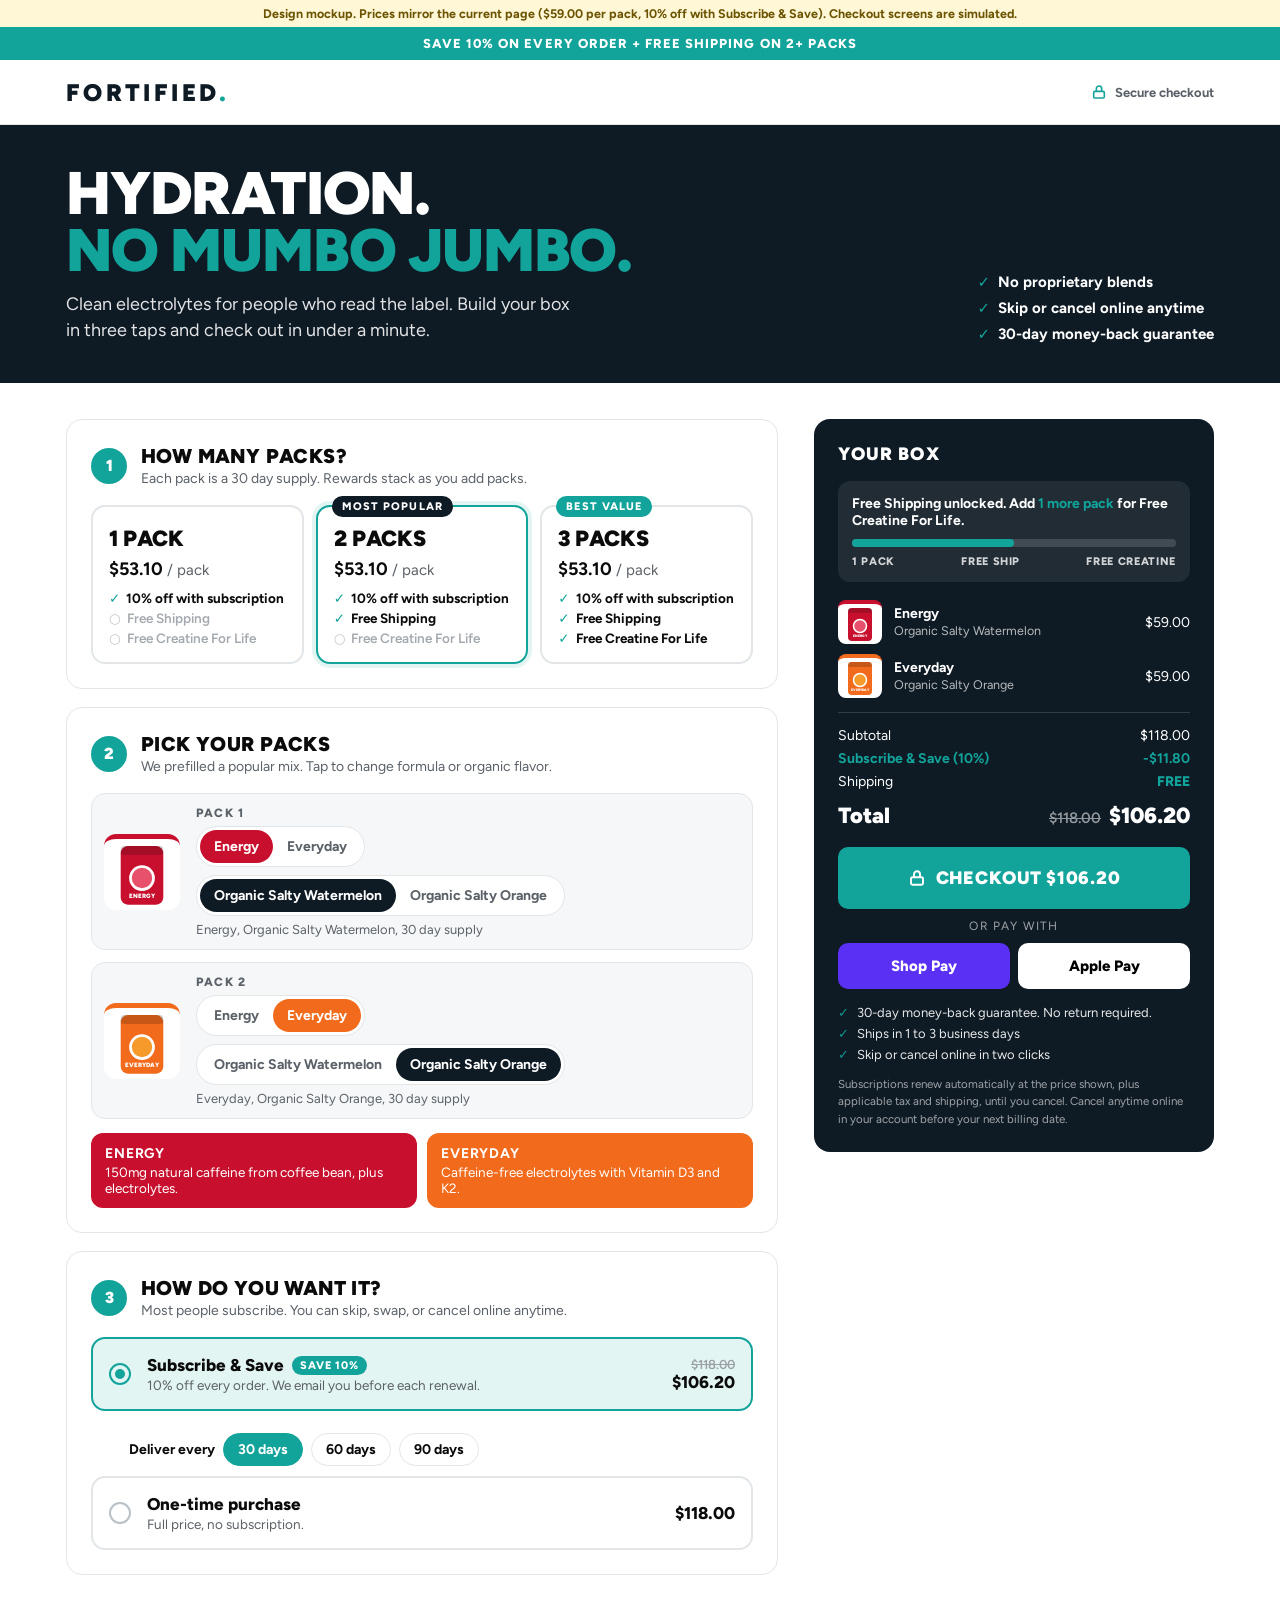
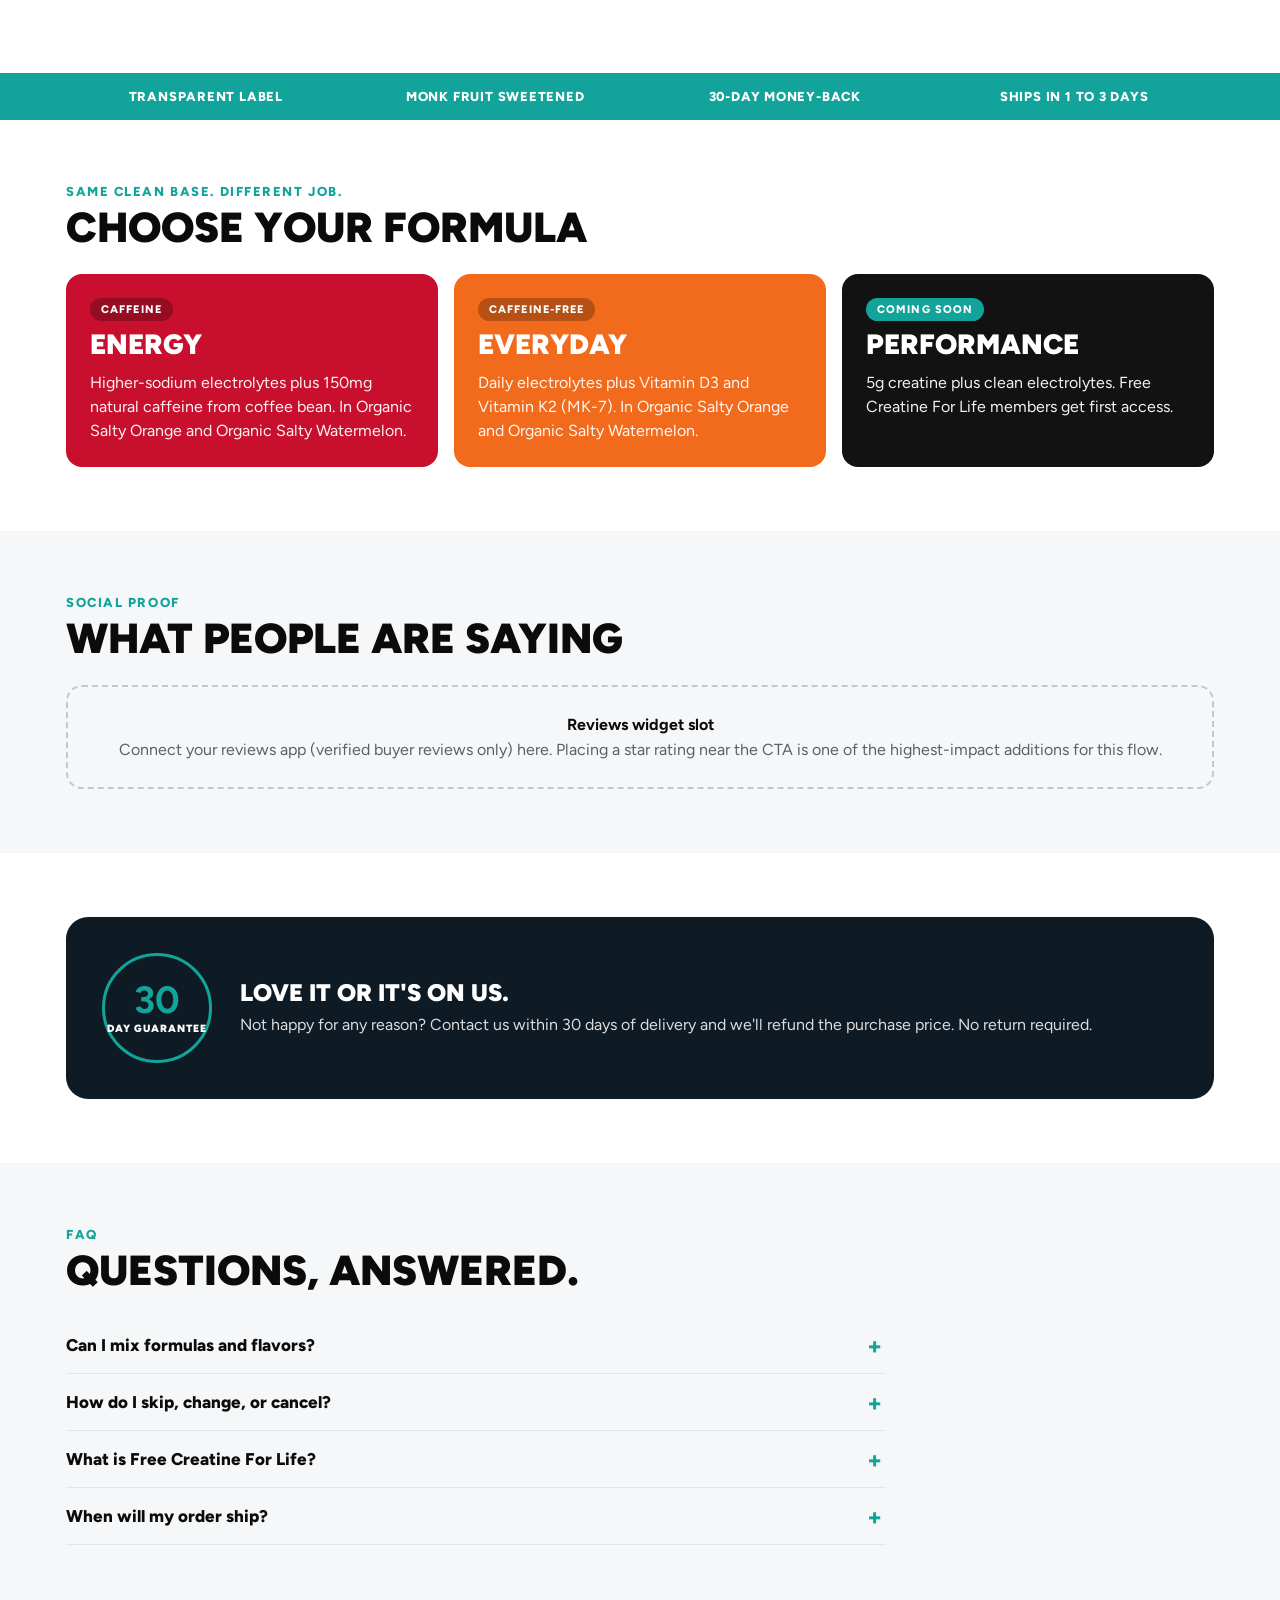
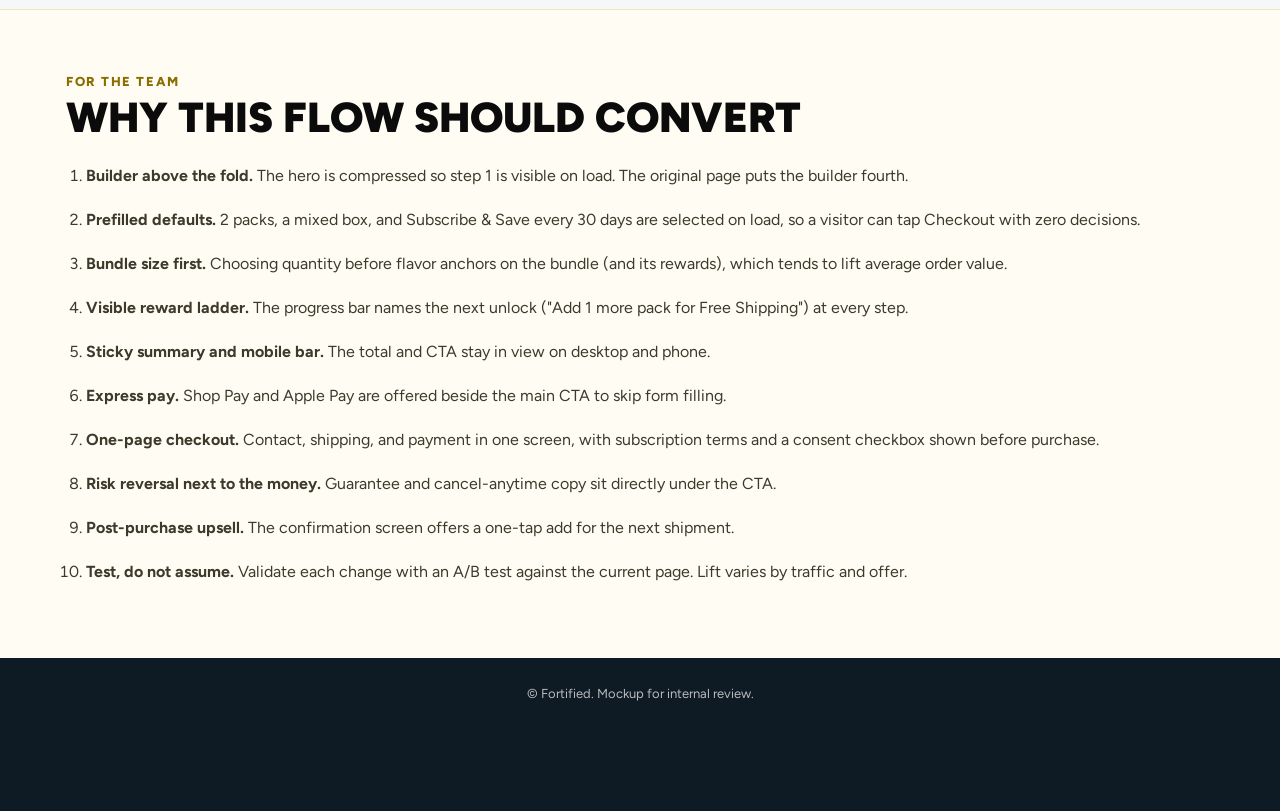
<file: mockups/purchase-flow/index.html>
<!doctype html>
<html lang="en">
<head>
<meta charset="utf-8">
<meta name="viewport" content="width=device-width, initial-scale=1">
<title>Fortified Quick Checkout</title>
<meta name="description" content="Mockup of a streamlined, high-converting Fortified purchase flow using the existing brand palette.">
<link rel="preconnect" href="https://fonts.googleapis.com">
<link rel="preconnect" href="https://fonts.gstatic.com" crossorigin>
<link href="https://fonts.googleapis.com/css2?family=Figtree:wght@400;600;700;800;900&display=swap" rel="stylesheet">
<style>
:root {
  --teal: #12a39a;
  --teal-dark: #0d8a82;
  --teal-soft: #e3f5f3;
  --ink: #0b0b0b;
  --navy: #0e1a24;
  --muted: #5b6168;
  --line: #e3e6e9;
  --soft: #f5f7f8;
  --energy: #c8102e;
  --everyday: #f26a1b;
  --performance: #121212;
  --radius: 16px;
  --font: "Figtree", system-ui, -apple-system, "Segoe UI", sans-serif;
}
* { box-sizing: border-box; }
html { scroll-behavior: smooth; }
body { margin: 0; font-family: var(--font); color: var(--ink); background: #fff; -webkit-font-smoothing: antialiased; }
img { max-width: 100%; display: block; }
button { font-family: inherit; cursor: pointer; }
.wrap { max-width: 1180px; margin: 0 auto; padding: 0 16px; }
.sr { position: absolute; width: 1px; height: 1px; overflow: hidden; clip: rect(0 0 0 0); white-space: nowrap; }

/* Mockup ribbon */
.ribbon { background: #fff7d6; color: #6b5300; font-size: 12.5px; font-weight: 700; text-align: center; padding: 6px 16px; }

/* Announcement + header */
.announce { background: var(--teal); color: #fff; text-align: center; font-weight: 800; font-size: 13px; letter-spacing: .08em; text-transform: uppercase; padding: 9px 16px; }
.header { position: sticky; top: 0; z-index: 40; background: #fff; border-bottom: 1px solid var(--line); }
.header .wrap { display: flex; align-items: center; justify-content: space-between; height: 64px; }
.logo { font-weight: 900; font-size: 24px; letter-spacing: .14em; color: var(--navy); text-decoration: none; }
.logo span { color: var(--teal); }
.header__secure { display: flex; align-items: center; gap: 8px; font-size: 13px; font-weight: 700; color: var(--muted); }
.header__secure svg { width: 16px; height: 16px; color: var(--teal); }

/* Hero (compact so the builder sits above the fold) */
.hero { background: var(--navy); color: #fff; }
.hero .wrap { padding-top: 40px; padding-bottom: 40px; display: flex; flex-wrap: wrap; align-items: end; justify-content: space-between; gap: 18px 40px; }
.hero h1 { font-weight: 900; text-transform: uppercase; font-size: clamp(34px, 6vw, 60px); line-height: .95; letter-spacing: -.02em; margin: 0 0 12px; }
.hero h1 span { color: var(--teal); }
.hero p { margin: 0; font-size: 18px; opacity: .88; max-width: 520px; line-height: 1.45; }
.hero__checks { list-style: none; margin: 0; padding: 0; display: grid; gap: 8px; font-weight: 700; font-size: 15px; }
.hero__checks li::before { content: "\2713"; color: var(--teal); font-weight: 900; margin-right: 8px; }

/* Layout */
.flow { display: grid; grid-template-columns: minmax(0, 1fr) 400px; gap: 36px; align-items: start; padding: 36px 16px 80px; }
.step { border: 1px solid var(--line); border-radius: var(--radius); padding: 24px; margin-bottom: 18px; background: #fff; }
.step__head { display: flex; align-items: center; gap: 14px; margin-bottom: 18px; }
.step__num { flex: none; width: 36px; height: 36px; border-radius: 50%; background: var(--teal); color: #fff; display: grid; place-items: center; font-weight: 900; }
.step__title { margin: 0; font-size: 20px; font-weight: 900; text-transform: uppercase; letter-spacing: .02em; }
.step__hint { margin: 2px 0 0; color: var(--muted); font-size: 14px; }

/* Step 1: bundle size */
.tiers { display: grid; grid-template-columns: repeat(3, 1fr); gap: 12px; }
.tier { position: relative; text-align: left; background: #fff; border: 2px solid var(--line); border-radius: 14px; padding: 18px 16px 16px; color: var(--ink); transition: border-color .15s, box-shadow .15s; }
.tier:hover { border-color: #b9c1c7; }
.tier[aria-pressed="true"] { border-color: var(--teal); box-shadow: 0 0 0 4px var(--teal-soft); }
.tier__flag { position: absolute; top: -11px; left: 14px; background: var(--navy); color: #fff; font-size: 11px; font-weight: 800; letter-spacing: .1em; text-transform: uppercase; padding: 4px 10px; border-radius: 999px; }
.tier__flag--best { background: var(--teal); }
.tier__name { font-weight: 900; font-size: 22px; text-transform: uppercase; }
.tier__price { margin: 6px 0 10px; font-size: 15px; color: var(--muted); }
.tier__price b { color: var(--ink); font-size: 18px; }
.tier__perks { list-style: none; margin: 0; padding: 0; font-size: 13.5px; font-weight: 700; display: grid; gap: 4px; }
.tier__perks li::before { content: "\2713"; color: var(--teal); font-weight: 900; margin-right: 6px; }
.tier__perks li.off { color: #a3a9ae; font-weight: 600; }
.tier__perks li.off::before { content: "\25CB"; color: #c3c8cc; }

/* Step 2: pack slots */
.slots { display: grid; gap: 12px; }
.slot { display: grid; grid-template-columns: 76px 1fr; gap: 16px; align-items: center; border: 1px solid var(--line); border-radius: 14px; padding: 12px; background: var(--soft); }
.slot__img { position: relative; width: 76px; height: 76px; border-radius: 12px; background: #fff; overflow: hidden; border-top: 5px solid var(--energy); }
.slot__img.is-everyday { border-top-color: var(--everyday); }
.slot__img img, .slot__img svg { width: 100%; height: 100%; object-fit: contain; }
.slot__label { font-size: 12px; font-weight: 800; letter-spacing: .1em; text-transform: uppercase; color: var(--muted); margin-bottom: 6px; }
.slot__ctrls { display: flex; flex-wrap: wrap; gap: 8px; min-width: 0; }
.slot > div { min-width: 0; }
.seg { display: inline-flex; background: #fff; border: 1px solid var(--line); border-radius: 999px; padding: 3px; }
.seg button { border: 0; background: none; border-radius: 999px; padding: 8px 14px; font-weight: 700; font-size: 14px; color: var(--muted); white-space: nowrap; }
.seg button[aria-pressed="true"] { color: #fff; }
.seg--formula button[data-v="energy"][aria-pressed="true"] { background: var(--energy); }
.seg--formula button[data-v="everyday"][aria-pressed="true"] { background: var(--everyday); }
.seg--flavor button[aria-pressed="true"] { background: var(--navy); }
.slot__meta { font-size: 13px; color: var(--muted); margin-top: 6px; }
.formula-help { display: grid; grid-template-columns: 1fr 1fr; gap: 10px; margin-top: 14px; font-size: 13.5px; }
.formula-help div { border-radius: 12px; padding: 12px 14px; color: #fff; }
.formula-help b { display: block; text-transform: uppercase; letter-spacing: .06em; font-size: 14px; margin-bottom: 2px; }

/* Step 3: delivery */
.plans { display: grid; gap: 10px; }
.plan { display: grid; grid-template-columns: 24px 1fr auto; gap: 14px; align-items: center; text-align: left; background: #fff; border: 2px solid var(--line); border-radius: 14px; padding: 16px; color: var(--ink); }
.plan[aria-checked="true"] { border-color: var(--teal); background: var(--teal-soft); }
.plan__radio { width: 22px; height: 22px; border-radius: 50%; border: 2px solid #b9c1c7; display: grid; place-items: center; }
.plan[aria-checked="true"] .plan__radio { border-color: var(--teal); }
.plan[aria-checked="true"] .plan__radio::after { content: ""; width: 10px; height: 10px; border-radius: 50%; background: var(--teal); }
.plan__name { display: block; font-weight: 800; font-size: 17px; }
.plan__name em { font-style: normal; background: var(--teal); color: #fff; font-size: 11px; font-weight: 800; letter-spacing: .08em; text-transform: uppercase; padding: 3px 8px; border-radius: 999px; margin-left: 8px; vertical-align: 2px; }
.plan__sub { display: block; font-size: 13.5px; color: var(--muted); margin-top: 2px; }
.plan__price { font-weight: 800; font-size: 17px; text-align: right; }
.plan__price s { display: block; color: #9aa0a6; font-weight: 600; font-size: 13px; }
.freq { display: flex; flex-wrap: wrap; align-items: center; gap: 8px; margin: 12px 0 0 38px; font-size: 14px; font-weight: 700; }
.freq button { border: 1.5px solid var(--line); background: #fff; border-radius: 999px; padding: 7px 14px; font-weight: 700; font-size: 14px; color: var(--ink); }
.freq button[aria-pressed="true"] { border-color: var(--teal); background: var(--teal); color: #fff; }
.freq[hidden] { display: none; }

/* Summary */
.summary { position: sticky; top: 84px; border-radius: var(--radius); background: var(--navy); color: #fff; padding: 24px; }
.summary h2 { margin: 0 0 16px; font-size: 18px; font-weight: 900; text-transform: uppercase; letter-spacing: .06em; }
.progress { background: rgba(255,255,255,.08); border-radius: 12px; padding: 14px; margin-bottom: 18px; }
.progress__msg { font-size: 14px; font-weight: 700; margin-bottom: 10px; min-height: 1.3em; }
.progress__msg b { color: var(--teal); }
.progress__bar { position: relative; height: 8px; background: rgba(255,255,255,.15); border-radius: 999px; }
.progress__fill { position: absolute; inset: 0 auto 0 0; background: var(--teal); border-radius: 999px; transition: width .3s ease; }
.progress__marks { display: flex; justify-content: space-between; font-size: 11px; font-weight: 800; letter-spacing: .06em; text-transform: uppercase; margin-top: 8px; opacity: .8; }
.lines { list-style: none; margin: 0 0 14px; padding: 0; display: grid; gap: 10px; }
.lines li { display: grid; grid-template-columns: 44px 1fr auto; gap: 12px; align-items: center; font-size: 14px; }
.lines .thumb { width: 44px; height: 44px; border-radius: 8px; background: #fff; overflow: hidden; border-top: 4px solid var(--energy); }
.lines .thumb.is-everyday { border-top-color: var(--everyday); }
.lines .thumb img, .lines .thumb svg { width: 100%; height: 100%; object-fit: contain; }
.lines strong { display: block; font-size: 14px; }
.lines span { opacity: .7; font-size: 12.5px; }
.lines .free { color: var(--teal); font-weight: 800; }
.totals { border-top: 1px solid rgba(255,255,255,.15); padding-top: 14px; display: grid; gap: 6px; font-size: 14px; }
.totals div { display: flex; justify-content: space-between; }
.totals .save { color: var(--teal); font-weight: 700; }
.totals .grand { font-size: 22px; font-weight: 900; margin-top: 6px; }
.totals .grand s { font-size: 15px; opacity: .55; font-weight: 600; margin-right: 8px; }
.cta { display: flex; align-items: center; justify-content: center; gap: 10px; width: 100%; height: 62px; border: 0; border-radius: 10px; background: var(--teal); color: #fff; font-size: 18px; font-weight: 900; text-transform: uppercase; letter-spacing: .04em; margin-top: 18px; transition: background .2s, transform .1s; }
.cta:hover { background: var(--teal-dark); }
.cta:active { transform: translateY(1px); }
.cta svg { width: 18px; height: 18px; }
.express { display: grid; grid-template-columns: 1fr 1fr; gap: 8px; margin-top: 10px; }
.express button { height: 46px; border-radius: 10px; border: 0; font-weight: 800; font-size: 15px; }
.express .shop { background: #5a31f4; color: #fff; }
.express .apple { background: #fff; color: #000; }
.or { text-align: center; font-size: 12px; opacity: .6; margin-top: 10px; letter-spacing: .1em; text-transform: uppercase; }
.reassure { list-style: none; padding: 0; margin: 16px 0 0; display: grid; gap: 6px; font-size: 13px; opacity: .9; }
.reassure li::before { content: "\2713"; color: var(--teal); font-weight: 900; margin-right: 8px; }
.legal { font-size: 11.5px; opacity: .6; line-height: 1.5; margin: 14px 0 0; }

/* Below the fold */
.band { background: var(--teal); color: #fff; }
.band ul { list-style: none; margin: 0 auto; padding: 16px; max-width: 1180px; display: grid; grid-template-columns: repeat(4, 1fr); gap: 10px; text-align: center; font-weight: 800; text-transform: uppercase; letter-spacing: .06em; font-size: 13px; }
.section { padding: 64px 0; }
.section--soft { background: var(--soft); }
.eyebrow { color: var(--teal); text-transform: uppercase; letter-spacing: .12em; font-weight: 800; font-size: 13px; margin: 0 0 8px; }
.h2 { font-weight: 900; text-transform: uppercase; font-size: clamp(28px, 4vw, 42px); line-height: 1.02; margin: 0 0 24px; }
.compare { display: grid; grid-template-columns: repeat(3, 1fr); gap: 16px; }
.compare article { border-radius: var(--radius); padding: 24px; color: #fff; }
.compare h3 { margin: 6px 0 10px; font-size: 28px; font-weight: 900; text-transform: uppercase; }
.compare p { margin: 0; line-height: 1.5; opacity: .95; }
.tag { display: inline-block; background: rgba(0,0,0,.25); padding: 5px 11px; border-radius: 999px; font-weight: 800; font-size: 11px; letter-spacing: .1em; text-transform: uppercase; }
.reviews-ph { border: 2px dashed #c3c8cc; border-radius: var(--radius); padding: 28px; text-align: center; color: var(--muted); }
.reviews-ph b { color: var(--ink); display: block; margin-bottom: 6px; }
.guarantee { display: grid; grid-template-columns: auto 1fr; gap: 28px; align-items: center; background: var(--navy); color: #fff; border-radius: 22px; padding: 36px; }
.seal { width: 110px; height: 110px; border-radius: 50%; border: 3px solid var(--teal); display: grid; place-items: center; text-align: center; font-weight: 900; text-transform: uppercase; line-height: 1; }
.seal b { display: block; font-size: 38px; color: var(--teal); }
.seal small { font-size: 10.5px; letter-spacing: .1em; }
.guarantee h2 { margin: 0 0 6px; text-transform: uppercase; font-weight: 900; }
.guarantee p { margin: 0; opacity: .85; line-height: 1.5; }
.faq { max-width: 820px; }
.faq details { border-bottom: 1px solid var(--line); }
.faq summary { list-style: none; cursor: pointer; padding: 18px 36px 18px 0; font-weight: 800; font-size: 17px; position: relative; }
.faq summary::-webkit-details-marker { display: none; }
.faq summary::after { content: "+"; position: absolute; right: 4px; top: 50%; transform: translateY(-50%); font-size: 24px; color: var(--teal); }
.faq details[open] summary::after { content: "\2212"; }
.faq p { margin: 0 0 18px; color: var(--muted); line-height: 1.6; }

/* CRO notes */
.notes { background: #fffdf3; border-top: 1px solid #efe6bf; }
.notes ol { margin: 0; padding-left: 20px; display: grid; gap: 10px; line-height: 1.5; color: #3d3a2c; columns: 2; column-gap: 40px; }
.notes li { break-inside: avoid; margin-bottom: 10px; }

footer { background: var(--navy); color: rgba(255,255,255,.7); font-size: 13px; text-align: center; padding: 28px 16px 110px; }

/* Mobile sticky bar */
.sticky { position: fixed; left: 0; right: 0; bottom: 0; z-index: 45; background: #fff; border-top: 1px solid var(--line); box-shadow: 0 -6px 20px rgba(0,0,0,.08); padding: 10px 16px calc(10px + env(safe-area-inset-bottom)); display: none; align-items: center; gap: 12px; }
.sticky__info { flex: 1; font-size: 12.5px; line-height: 1.3; color: var(--muted); }
.sticky__info strong { display: block; font-size: 19px; color: var(--ink); }
.sticky .cta { margin: 0; height: 52px; width: auto; flex: 1.3; font-size: 15px; }

/* Checkout drawer */
.drawer { position: fixed; inset: 0; z-index: 60; display: none; }
.drawer.is-open { display: block; }
.drawer__scrim { position: absolute; inset: 0; background: rgba(10,14,18,.6); }
.drawer__panel { position: absolute; top: 0; right: 0; bottom: 0; width: min(520px, 100%); background: #fff; overflow-y: auto; box-shadow: -10px 0 40px rgba(0,0,0,.25); animation: slide .25s ease; }
@keyframes slide { from { transform: translateX(40px); opacity: 0; } to { transform: none; opacity: 1; } }
.drawer__top { position: sticky; top: 0; background: #fff; border-bottom: 1px solid var(--line); display: flex; align-items: center; justify-content: space-between; padding: 14px 20px; z-index: 1; }
.drawer__top .logo { font-size: 18px; }
.drawer__close { width: 38px; height: 38px; border-radius: 50%; border: 0; background: var(--soft); font-size: 22px; }
.drawer__body { padding: 20px; }
.crumbs { display: flex; gap: 8px; font-size: 12px; font-weight: 800; text-transform: uppercase; letter-spacing: .08em; color: #a3a9ae; margin-bottom: 18px; }
.crumbs .on { color: var(--teal); }
.mini { background: var(--soft); border-radius: 12px; padding: 14px; margin-bottom: 20px; font-size: 14px; display: flex; justify-content: space-between; gap: 12px; }
.mini b { font-size: 16px; }
.field { display: grid; gap: 6px; margin-bottom: 12px; min-width: 0; }
.field input, .field select { width: 100%; min-width: 0; }
.field label { font-size: 13px; font-weight: 700; }
.field input, .field select { height: 50px; border: 1.5px solid #d9dde1; border-radius: 10px; padding: 0 14px; font: inherit; font-size: 16px; background: #fff; }
.field input:focus, .field select:focus { outline: none; border-color: var(--teal); box-shadow: 0 0 0 3px var(--teal-soft); }
.row2 { display: grid; grid-template-columns: 1fr 1fr; gap: 10px; }
.row3 { display: grid; grid-template-columns: 1.3fr 1fr 1fr; gap: 10px; }
.fs-title { font-size: 15px; font-weight: 900; text-transform: uppercase; letter-spacing: .06em; margin: 20px 0 12px; }
.check { display: flex; gap: 10px; align-items: flex-start; font-size: 13.5px; color: var(--muted); margin: 10px 0; line-height: 1.45; }
.check input { margin-top: 3px; accent-color: var(--teal); }
.drawer .cta { background: var(--navy); }
.drawer .cta:hover { background: #000; }
.done { text-align: center; padding: 30px 10px; }
.done__icon { width: 72px; height: 72px; border-radius: 50%; background: var(--teal); color: #fff; display: grid; place-items: center; margin: 0 auto 18px; }
.done__icon svg { width: 36px; height: 36px; }
.done h3 { margin: 0 0 8px; font-size: 26px; font-weight: 900; text-transform: uppercase; }
.done p { color: var(--muted); line-height: 1.55; margin: 0 0 10px; }
.upsell { border: 2px solid var(--line); border-radius: 14px; padding: 16px; margin-top: 18px; text-align: left; display: grid; grid-template-columns: 1fr auto; gap: 12px; align-items: center; }
.upsell b { display: block; }
.upsell button { border: 0; background: var(--teal); color: #fff; font-weight: 800; border-radius: 999px; padding: 10px 16px; }

@media (max-width: 980px) {
  .flow { grid-template-columns: minmax(0, 1fr); padding-top: 24px; }
  .summary { position: static; }
  .sticky.is-visible { display: flex; }
  .compare { grid-template-columns: 1fr; }
  .band ul { grid-template-columns: 1fr 1fr; font-size: 12px; }
  .notes ol { columns: 1; }
}
@media (max-width: 640px) {
  .hero .wrap { padding-top: 28px; padding-bottom: 28px; }
  .hero p { font-size: 16px; }
  .header__secure span { display: none; }
  .step { padding: 18px 14px; }
  .tiers { grid-template-columns: 1fr; gap: 14px; }
  .tier { display: grid; grid-template-columns: 1fr auto; align-items: center; column-gap: 12px; }
  .tier__price { margin: 2px 0 0; grid-column: 1; }
  .tier__perks { grid-column: 1 / -1; margin-top: 8px; display: flex; flex-wrap: wrap; gap: 4px 14px; }
  .slot { grid-template-columns: 60px 1fr; gap: 12px; }
  .slot__img { width: 60px; height: 60px; }
  .seg button { padding: 7px 10px; font-size: 13px; }
  .seg--flavor { display: flex; width: 100%; }
  .seg--flavor button { flex: 1; white-space: normal; line-height: 1.2; }
  .plan { grid-template-columns: 22px 1fr; }
  .plan__price { grid-column: 2; text-align: left; }
  .plan__price s { display: inline; margin-right: 6px; }
  .formula-help { grid-template-columns: 1fr; }
  .freq { margin-left: 0; }
  .guarantee { grid-template-columns: 1fr; justify-items: center; text-align: center; padding: 28px 20px; }
  .row3 { grid-template-columns: 1fr 1fr; }
  .row3 .field:first-child { grid-column: 1 / -1; }
}
@media (prefers-reduced-motion: reduce) { * { transition: none !important; animation: none !important; } html { scroll-behavior: auto; } }
</style>
</head>
<body>

<div class="ribbon">Design mockup. Prices mirror the current page ($59.00 per pack, 10% off with Subscribe &amp; Save). Checkout screens are simulated.</div>
<div class="announce">Save 10% on every order + Free Shipping on 2+ packs</div>

<header class="header">
  <div class="wrap">
    <a class="logo" href="#">FORTIFIED<span>.</span></a>
    <div class="header__secure">
      <svg viewBox="0 0 24 24" fill="none" stroke="currentColor" stroke-width="2.4" aria-hidden="true"><rect x="4" y="11" width="16" height="10" rx="2"/><path d="M8 11V7a4 4 0 0 1 8 0v4"/></svg>
      <span>Secure checkout</span>
    </div>
  </div>
</header>

<section class="hero">
  <div class="wrap">
    <div>
      <h1>Hydration.<br><span>No Mumbo Jumbo.</span></h1>
      <p>Clean electrolytes for people who read the label. Build your box in three taps and check out in under a minute.</p>
    </div>
    <ul class="hero__checks">
      <li>No proprietary blends</li>
      <li>Skip or cancel online anytime</li>
      <li>30-day money-back guarantee</li>
    </ul>
  </div>
</section>

<main class="wrap flow" id="build">
  <div>
    <!-- Step 1 -->
    <section class="step" aria-labelledby="s1">
      <div class="step__head">
        <div class="step__num">1</div>
        <div>
          <h2 class="step__title" id="s1">How many packs?</h2>
          <p class="step__hint">Each pack is a 30 day supply. Rewards stack as you add packs.</p>
        </div>
      </div>
      <div class="tiers" id="tiers"></div>
    </section>

    <!-- Step 2 -->
    <section class="step" aria-labelledby="s2">
      <div class="step__head">
        <div class="step__num">2</div>
        <div>
          <h2 class="step__title" id="s2">Pick your packs</h2>
          <p class="step__hint">We prefilled a popular mix. Tap to change formula or organic flavor.</p>
        </div>
      </div>
      <div class="slots" id="slots"></div>
      <div class="formula-help">
        <div style="background:var(--energy)"><b>Energy</b>150mg natural caffeine from coffee bean, plus electrolytes.</div>
        <div style="background:var(--everyday)"><b>Everyday</b>Caffeine-free electrolytes with Vitamin D3 and K2.</div>
      </div>
    </section>

    <!-- Step 3 -->
    <section class="step" aria-labelledby="s3">
      <div class="step__head">
        <div class="step__num">3</div>
        <div>
          <h2 class="step__title" id="s3">How do you want it?</h2>
          <p class="step__hint">Most people subscribe. You can skip, swap, or cancel online anytime.</p>
        </div>
      </div>
      <div class="plans" role="radiogroup" aria-labelledby="s3">
        <button class="plan" role="radio" data-plan="sub" type="button">
          <span class="plan__radio"></span>
          <span><span class="plan__name">Subscribe &amp; Save<em>Save 10%</em></span><span class="plan__sub">10% off every order. We email you before each renewal.</span></span>
          <span class="plan__price" id="priceSub"></span>
        </button>
        <div class="freq" id="freq">
          <span>Deliver every</span>
          <button type="button" data-days="30">30 days</button>
          <button type="button" data-days="60">60 days</button>
          <button type="button" data-days="90">90 days</button>
        </div>
        <button class="plan" role="radio" data-plan="otp" type="button">
          <span class="plan__radio"></span>
          <span><span class="plan__name">One-time purchase</span><span class="plan__sub">Full price, no subscription.</span></span>
          <span class="plan__price" id="priceOtp"></span>
        </button>
      </div>
    </section>
  </div>

  <!-- Summary -->
  <aside class="summary" aria-labelledby="sumTitle" id="summary">
    <h2 id="sumTitle">Your box</h2>
    <div class="progress">
      <div class="progress__msg" id="progMsg"></div>
      <div class="progress__bar"><div class="progress__fill" id="progFill"></div></div>
      <div class="progress__marks"><span>1 pack</span><span>Free ship</span><span>Free creatine</span></div>
    </div>
    <ul class="lines" id="lines"></ul>
    <div class="totals">
      <div><span>Subtotal</span><span id="tSub"></span></div>
      <div class="save" id="tSaveRow"><span>Subscribe &amp; Save (10%)</span><span id="tSave"></span></div>
      <div><span>Shipping</span><span id="tShip"></span></div>
      <div class="grand"><span>Total</span><span id="tTotal"></span></div>
    </div>
    <button class="cta" type="button" data-checkout>
      <svg viewBox="0 0 24 24" fill="none" stroke="currentColor" stroke-width="2.6" aria-hidden="true"><rect x="4" y="11" width="16" height="10" rx="2"/><path d="M8 11V7a4 4 0 0 1 8 0v4"/></svg>
      <span id="ctaText">Checkout</span>
    </button>
    <div class="or">or pay with</div>
    <div class="express">
      <button class="shop" type="button" data-checkout>Shop Pay</button>
      <button class="apple" type="button" data-checkout>Apple Pay</button>
    </div>
    <ul class="reassure">
      <li>30-day money-back guarantee. No return required.</li>
      <li>Ships in 1 to 3 business days</li>
      <li id="cancelNote">Skip or cancel online in two clicks</li>
    </ul>
    <p class="legal" id="legal">Subscriptions renew automatically at the price shown, plus applicable tax and shipping, until you cancel. Cancel anytime online in your account before your next billing date.</p>
  </aside>
</main>

<div class="band"><ul><li>Transparent label</li><li>Monk fruit sweetened</li><li>30-day money-back</li><li>Ships in 1 to 3 days</li></ul></div>

<section class="section">
  <div class="wrap">
    <p class="eyebrow">Same clean base. Different job.</p>
    <h2 class="h2">Choose your formula</h2>
    <div class="compare">
      <article style="background:var(--energy)"><span class="tag">Caffeine</span><h3>Energy</h3><p>Higher-sodium electrolytes plus 150mg natural caffeine from coffee bean. In Organic Salty Orange and Organic Salty Watermelon.</p></article>
      <article style="background:var(--everyday)"><span class="tag">Caffeine-Free</span><h3>Everyday</h3><p>Daily electrolytes plus Vitamin D3 and Vitamin K2 (MK-7). In Organic Salty Orange and Organic Salty Watermelon.</p></article>
      <article style="background:var(--performance)"><span class="tag" style="background:var(--teal)">Coming Soon</span><h3>Performance</h3><p>5g creatine plus clean electrolytes. Free Creatine For Life members get first access.</p></article>
    </div>
  </div>
</section>

<section class="section section--soft">
  <div class="wrap">
    <p class="eyebrow">Social proof</p>
    <h2 class="h2">What people are saying</h2>
    <div class="reviews-ph"><b>Reviews widget slot</b>Connect your reviews app (verified buyer reviews only) here. Placing a star rating near the CTA is one of the highest-impact additions for this flow.</div>
  </div>
</section>

<section class="section">
  <div class="wrap">
    <div class="guarantee">
      <div class="seal"><div><b>30</b><small>Day Guarantee</small></div></div>
      <div>
        <h2>Love it or it's on us.</h2>
        <p>Not happy for any reason? Contact us within 30 days of delivery and we'll refund the purchase price. No return required.</p>
      </div>
    </div>
  </div>
</section>

<section class="section section--soft">
  <div class="wrap">
    <p class="eyebrow">FAQ</p>
    <h2 class="h2">Questions, answered.</h2>
    <div class="faq">
      <details><summary>Can I mix formulas and flavors?</summary><p>Yes. Mix any combination of Energy and Everyday in Organic Salty Orange and Organic Salty Watermelon. Rewards are based on the total number of packs.</p></details>
      <details><summary>How do I skip, change, or cancel?</summary><p>Log in at livefortified.com and go to My Subscriptions. Skip, swap flavors, change quantity, or cancel anytime before your next billing date. No calls or emails required.</p></details>
      <details><summary>What is Free Creatine For Life?</summary><p>Placeholder: confirm the program terms before launch and edit this answer.</p></details>
      <details><summary>When will my order ship?</summary><p>Orders typically ship within 1 to 3 business days. Standard ground delivery usually takes 3 to 7 business days. We ship to all 50 US states and DC.</p></details>
    </div>
  </div>
</section>

<section class="section notes">
  <div class="wrap">
    <p class="eyebrow" style="color:#8a6d00">For the team</p>
    <h2 class="h2">Why this flow should convert</h2>
    <ol>
      <li><b>Builder above the fold.</b> The hero is compressed so step 1 is visible on load. The original page puts the builder fourth.</li>
      <li><b>Prefilled defaults.</b> 2 packs, a mixed box, and Subscribe &amp; Save every 30 days are selected on load, so a visitor can tap Checkout with zero decisions.</li>
      <li><b>Bundle size first.</b> Choosing quantity before flavor anchors on the bundle (and its rewards), which tends to lift average order value.</li>
      <li><b>Visible reward ladder.</b> The progress bar names the next unlock ("Add 1 more pack for Free Shipping") at every step.</li>
      <li><b>Sticky summary and mobile bar.</b> The total and CTA stay in view on desktop and phone.</li>
      <li><b>Express pay.</b> Shop Pay and Apple Pay are offered beside the main CTA to skip form filling.</li>
      <li><b>One-page checkout.</b> Contact, shipping, and payment in one screen, with subscription terms and a consent checkbox shown before purchase.</li>
      <li><b>Risk reversal next to the money.</b> Guarantee and cancel-anytime copy sit directly under the CTA.</li>
      <li><b>Post-purchase upsell.</b> The confirmation screen offers a one-tap add for the next shipment.</li>
      <li><b>Test, do not assume.</b> Validate each change with an A/B test against the current page. Lift varies by traffic and offer.</li>
    </ol>
  </div>
</section>

<footer>&copy; Fortified. Mockup for internal review.</footer>

<div class="sticky" id="sticky">
  <div class="sticky__info"><span id="sCount"></span><strong id="sTotal"></strong></div>
  <button class="cta" type="button" data-checkout>Checkout</button>
</div>

<!-- Simulated checkout -->
<div class="drawer" id="drawer" aria-hidden="true">
  <div class="drawer__scrim" data-close></div>
  <div class="drawer__panel" role="dialog" aria-modal="true" aria-labelledby="coTitle">
    <div class="drawer__top">
      <span class="logo">FORTIFIED<span>.</span></span>
      <button class="drawer__close" type="button" data-close aria-label="Close">&times;</button>
    </div>
    <div class="drawer__body" id="coForm">
      <div class="crumbs"><span class="on">Box</span><span>&rsaquo;</span><span class="on">Details</span><span>&rsaquo;</span><span>Done</span></div>
      <h3 id="coTitle" class="sr">Checkout</h3>
      <div class="mini"><span id="miniDesc"></span><b id="miniTotal"></b></div>
      <form id="checkoutForm" novalidate>
        <div class="fs-title">Contact</div>
        <div class="field"><label for="em">Email</label><input id="em" type="email" autocomplete="email" placeholder="you@example.com"></div>
        <div class="fs-title">Ship to</div>
        <div class="row2">
          <div class="field"><label for="fn">First name</label><input id="fn" autocomplete="given-name"></div>
          <div class="field"><label for="ln">Last name</label><input id="ln" autocomplete="family-name"></div>
        </div>
        <div class="field"><label for="ad">Address</label><input id="ad" autocomplete="street-address" placeholder="Start typing for suggestions"></div>
        <div class="row3">
          <div class="field"><label for="ci">City</label><input id="ci" autocomplete="address-level2"></div>
          <div class="field"><label for="st">State</label><select id="st" autocomplete="address-level1"><option>CA</option><option>NY</option><option>TX</option><option>FL</option></select></div>
          <div class="field"><label for="zp">ZIP</label><input id="zp" inputmode="numeric" autocomplete="postal-code"></div>
        </div>
        <div class="fs-title">Payment</div>
        <div class="field"><label for="cc">Card number</label><input id="cc" inputmode="numeric" autocomplete="off" placeholder="Simulated field. Do not enter real card data."></div>
        <div class="row2">
          <div class="field"><label for="ex">Expiry</label><input id="ex" autocomplete="off" placeholder="MM / YY"></div>
          <div class="field"><label for="cv">CVC</label><input id="cv" autocomplete="off" placeholder="123"></div>
        </div>
        <label class="check" id="consentRow"><input type="checkbox" id="consent" checked> <span id="consentText"></span></label>
        <button class="cta" type="submit" id="placeBtn">Place order</button>
        <p class="legal" style="color:var(--muted);opacity:1;text-align:center">Mockup only. Nothing is charged or submitted.</p>
      </form>
    </div>
    <div class="drawer__body done" id="coDone" hidden>
      <div class="done__icon"><svg viewBox="0 0 24 24" fill="none" stroke="currentColor" stroke-width="3" aria-hidden="true"><path d="M5 13l4 4L19 7"/></svg></div>
      <h3>You're in.</h3>
      <p id="doneMsg"></p>
      <p>Manage everything at livefortified.com under My Subscriptions.</p>
      <div class="upsell"><span><b>Add 1 more pack to your next shipment</b><span style="color:var(--muted);font-size:13.5px">Organic Salty Orange Everyday, 10% off. One tap, no re-entry.</span></span><button type="button" id="upsellBtn">Add</button></div>
    </div>
  </div>
</div>

<script>
(function () {
  var PRICE = 59.00, DISC = 0.10;
  var IMG = {
    "energy|watermelon": "https://cdn.shopify.com/s/files/1/1000/1973/2784/files/260401-FOR-ENG-30-WTM-2026_1-Front_6bc5f01a-9136-4e66-89a5-64266588d385.webp?v=1791496978&width=300",
    "energy|orange": "https://cdn.shopify.com/s/files/1/1000/1973/2784/files/260401-FOR-ENG-30-ORG-2026_1-Front_053d37d2-3c4d-4b3c-acc6-d67e95d50eb5.webp?v=1791496996&width=300",
    "everyday|watermelon": "https://cdn.shopify.com/s/files/1/1000/1973/2784/files/260401-FOR-EDY-30-WTM-2026_1-Front_42bbc235-1ed3-45e8-b2c0-3ea3bf5b7e6e.webp?v=1791497044&width=300",
    "everyday|orange": "https://cdn.shopify.com/s/files/1/1000/1973/2784/files/260401-FOR-EDY-30-ORG-2026_1-Front_d4d55d4a-fd92-4d2a-a06e-d6d64ebbe0e5.webp?v=1791497033&width=300"
  };
  var FORMULA = { energy: "Energy", everyday: "Everyday" };
  var FLAVOR = { watermelon: "Organic Salty Watermelon", orange: "Organic Salty Orange" };
  var COLOR = { energy: "#c8102e", everyday: "#f26a1b", watermelon: "#e8516b", orange: "#f59a2b" };
  var TIERS = [
    { n: 1, name: "1 Pack", flag: "", perks: [["10% off with subscription", 1], ["Free Shipping", 0], ["Free Creatine For Life", 0]] },
    { n: 2, name: "2 Packs", flag: "Most Popular", perks: [["10% off with subscription", 1], ["Free Shipping", 1], ["Free Creatine For Life", 0]] },
    { n: 3, name: "3 Packs", flag: "Best Value", best: true, perks: [["10% off with subscription", 1], ["Free Shipping", 1], ["Free Creatine For Life", 1]] }
  ];
  var DEFAULT_SLOTS = [["energy", "watermelon"], ["everyday", "orange"], ["energy", "orange"]];
  var state = { count: 2, slots: DEFAULT_SLOTS.map(function (s) { return s.slice(); }), plan: "sub", days: 30 };

  function $(id) { return document.getElementById(id); }
  function money(v) { return "$" + v.toFixed(2); }

  // Pack illustration fallback, used when product photos cannot load (offline or blocked CDN).
  function packSvg(formula, flavor) {
    return '<svg viewBox="0 0 80 80" aria-hidden="true"><rect x="16" y="8" width="48" height="66" rx="8" fill="' + COLOR[formula] + '"/>' +
      '<rect x="16" y="8" width="48" height="10" rx="4" fill="rgba(0,0,0,.18)"/><circle cx="40" cy="44" r="13" fill="' + COLOR[flavor] + '" stroke="#fff" stroke-width="3"/>' +
      '<text x="40" y="66" text-anchor="middle" font-family="Figtree,sans-serif" font-size="7" font-weight="900" fill="#fff">' + FORMULA[formula].toUpperCase() + '</text></svg>';
  }
  function packImg(formula, flavor) {
    var alt = FORMULA[formula] + " " + FLAVOR[flavor] + " 30 Day Supply Pack";
    return '<img src="' + IMG[formula + "|" + flavor] + '" alt="' + alt + '" loading="lazy" data-f="' + formula + '" data-v="' + flavor + '">';
  }
  document.addEventListener("error", function (e) {
    var t = e.target;
    if (t.tagName === "IMG" && t.dataset.f) t.outerHTML = packSvg(t.dataset.f, t.dataset.v);
  }, true);

  function totals() {
    var sub = state.count * PRICE;
    var save = state.plan === "sub" ? sub * DISC : 0;
    var freeShip = state.count >= 2;
    return { sub: sub, save: save, total: sub - save, freeShip: freeShip };
  }

  function renderTiers() {
    $("tiers").innerHTML = TIERS.map(function (t) {
      var per = state.plan === "sub" ? PRICE * (1 - DISC) : PRICE;
      return '<button class="tier" type="button" data-n="' + t.n + '" aria-pressed="' + (state.count === t.n) + '">' +
        (t.flag ? '<span class="tier__flag' + (t.best ? " tier__flag--best" : "") + '">' + t.flag + '</span>' : "") +
        '<div class="tier__name">' + t.name + '</div>' +
        '<div class="tier__price"><b>' + money(per) + '</b> / pack</div>' +
        '<ul class="tier__perks">' + t.perks.map(function (p) {
          var on = p[1] && !(p[0].indexOf("10%") === 0 && state.plan !== "sub");
          return '<li class="' + (on ? "" : "off") + '">' + p[0] + '</li>';
        }).join("") + '</ul></button>';
    }).join("");
  }

  function renderSlots() {
    var html = "";
    for (var i = 0; i < state.count; i++) {
      var s = state.slots[i];
      html += '<div class="slot" data-i="' + i + '">' +
        '<div class="slot__img' + (s[0] === "everyday" ? " is-everyday" : "") + '">' + packImg(s[0], s[1]) + '</div>' +
        '<div><div class="slot__label">Pack ' + (i + 1) + '</div><div class="slot__ctrls">' +
        '<div class="seg seg--formula" role="group" aria-label="Formula for pack ' + (i + 1) + '">' +
          ["energy", "everyday"].map(function (f) { return '<button type="button" data-k="0" data-v="' + f + '" aria-pressed="' + (s[0] === f) + '">' + FORMULA[f] + '</button>'; }).join("") +
        '</div>' +
        '<div class="seg seg--flavor" role="group" aria-label="Organic flavor for pack ' + (i + 1) + '">' +
          ["watermelon", "orange"].map(function (f) { return '<button type="button" data-k="1" data-v="' + f + '" aria-pressed="' + (s[1] === f) + '">' + FLAVOR[f] + '</button>'; }).join("") +
        '</div></div>' +
        '<div class="slot__meta">' + FORMULA[s[0]] + ', ' + FLAVOR[s[1]] + ', 30 day supply</div></div></div>';
    }
    $("slots").innerHTML = html;
  }

  function renderPlan() {
    var t = totals(), full = state.count * PRICE;
    document.querySelectorAll(".plan").forEach(function (b) { b.setAttribute("aria-checked", String(b.dataset.plan === state.plan)); });
    $("freq").hidden = state.plan !== "sub";
    document.querySelectorAll("#freq button").forEach(function (b) { b.setAttribute("aria-pressed", String(+b.dataset.days === state.days)); });
    $("priceSub").innerHTML = "<s>" + money(full) + "</s>" + money(full * (1 - DISC));
    $("priceOtp").textContent = money(full);
  }

  function renderSummary() {
    var t = totals();
    var msg;
    if (state.count === 1) msg = "Add <b>1 more pack</b> to unlock Free Shipping.";
    else if (state.count === 2) msg = "Free Shipping unlocked. Add <b>1 more pack</b> for Free Creatine For Life.";
    else msg = "<b>Everything unlocked.</b> Free Shipping + Free Creatine For Life.";
    $("progMsg").innerHTML = msg;
    $("progFill").style.width = (state.count === 1 ? 8 : state.count === 2 ? 50 : 100) + "%";

    var rows = "";
    for (var i = 0; i < state.count; i++) {
      var s = state.slots[i];
      rows += '<li><div class="thumb' + (s[0] === "everyday" ? " is-everyday" : "") + '">' + packImg(s[0], s[1]) + '</div>' +
        '<div><strong>' + FORMULA[s[0]] + '</strong><span>' + FLAVOR[s[1]] + '</span></div><div>' + money(PRICE) + '</div></li>';
    }
    if (state.count >= 3) rows += '<li><div class="thumb" style="border-top-color:#12a39a;display:grid;place-items:center;color:#12a39a;font-weight:900">+</div><div><strong>Free Creatine For Life</strong><span>Reward for 3+ packs</span></div><div class="free">FREE</div></li>';
    $("lines").innerHTML = rows;

    $("tSub").textContent = money(t.sub);
    $("tSaveRow").style.display = t.save ? "" : "none";
    $("tSave").textContent = "-" + money(t.save);
    $("tShip").innerHTML = t.freeShip ? '<span style="color:#12a39a;font-weight:800">FREE</span>' : "Calculated at checkout";
    $("tTotal").innerHTML = (t.save ? "<s>" + money(t.sub) + "</s>" : "") + money(t.total);
    $("ctaText").textContent = "Checkout " + money(t.total);
    var sub = state.plan === "sub";
    $("cancelNote").style.display = sub ? "" : "none";
    $("legal").style.display = sub ? "" : "none";

    $("sCount").textContent = state.count + (state.count === 1 ? " pack" : " packs") + (sub ? ", every " + state.days + " days" : ", one-time");
    $("sTotal").textContent = money(t.total);
    $("miniDesc").textContent = state.count + (state.count === 1 ? " pack" : " packs") + (sub ? ", Subscribe & Save every " + state.days + " days" : ", one-time purchase") + (t.freeShip ? ", free shipping" : "");
    $("miniTotal").textContent = money(t.total);
    $("consentRow").style.display = sub ? "" : "none";
    $("consentText").textContent = "I agree my subscription renews every " + state.days + " days at " + money(t.total) + " plus applicable tax until I cancel. I can cancel online anytime before my next billing date.";
  }

  function render() { renderTiers(); renderSlots(); renderPlan(); renderSummary(); }

  $("tiers").addEventListener("click", function (e) {
    var b = e.target.closest(".tier"); if (!b) return;
    state.count = +b.dataset.n; render();
  });
  $("slots").addEventListener("click", function (e) {
    var b = e.target.closest(".seg button"); if (!b) return;
    var i = +b.closest(".slot").dataset.i;
    state.slots[i][+b.dataset.k] = b.dataset.v;
    renderSlots(); renderSummary();
  });
  document.querySelectorAll(".plan").forEach(function (b) {
    b.addEventListener("click", function () { state.plan = b.dataset.plan; render(); });
  });
  $("freq").addEventListener("click", function (e) {
    var b = e.target.closest("button"); if (!b) return;
    state.days = +b.dataset.days; renderPlan(); renderSummary();
  });

  // Mobile sticky bar shows once the summary is out of view.
  var sticky = $("sticky");
  if ("IntersectionObserver" in window) {
    new IntersectionObserver(function (en) { sticky.classList.toggle("is-visible", !en[0].isIntersecting); }).observe($("summary"));
  } else { sticky.classList.add("is-visible"); }

  // Simulated checkout drawer
  var drawer = $("drawer"), lastFocus = null;
  function openDrawer() {
    lastFocus = document.activeElement;
    $("coForm").hidden = false; $("coDone").hidden = true;
    drawer.classList.add("is-open"); drawer.setAttribute("aria-hidden", "false");
    document.body.style.overflow = "hidden";
    setTimeout(function () { $("em").focus(); }, 50);
  }
  function closeDrawer() {
    drawer.classList.remove("is-open"); drawer.setAttribute("aria-hidden", "true");
    document.body.style.overflow = "";
    if (lastFocus) lastFocus.focus();
  }
  document.querySelectorAll("[data-checkout]").forEach(function (b) { b.addEventListener("click", openDrawer); });
  drawer.querySelectorAll("[data-close]").forEach(function (b) { b.addEventListener("click", closeDrawer); });
  document.addEventListener("keydown", function (e) { if (e.key === "Escape" && drawer.classList.contains("is-open")) closeDrawer(); });
  $("checkoutForm").addEventListener("submit", function (e) {
    e.preventDefault();
    if (state.plan === "sub" && !$("consent").checked) { $("consent").focus(); return; }
    var t = totals();
    $("doneMsg").textContent = "Order confirmed (simulated). " + state.count + (state.count === 1 ? " pack" : " packs") + " for " + money(t.total) +
      (state.plan === "sub" ? ". Next shipment in " + state.days + " days, and we'll email you before it renews." : ".");
    $("coForm").hidden = true; $("coDone").hidden = false;
    $("upsellBtn").textContent = "Add";
  });
  $("upsellBtn").addEventListener("click", function () { this.textContent = "Added ✓"; });

  render();
})();
</script>
</body>
</html>
</file>
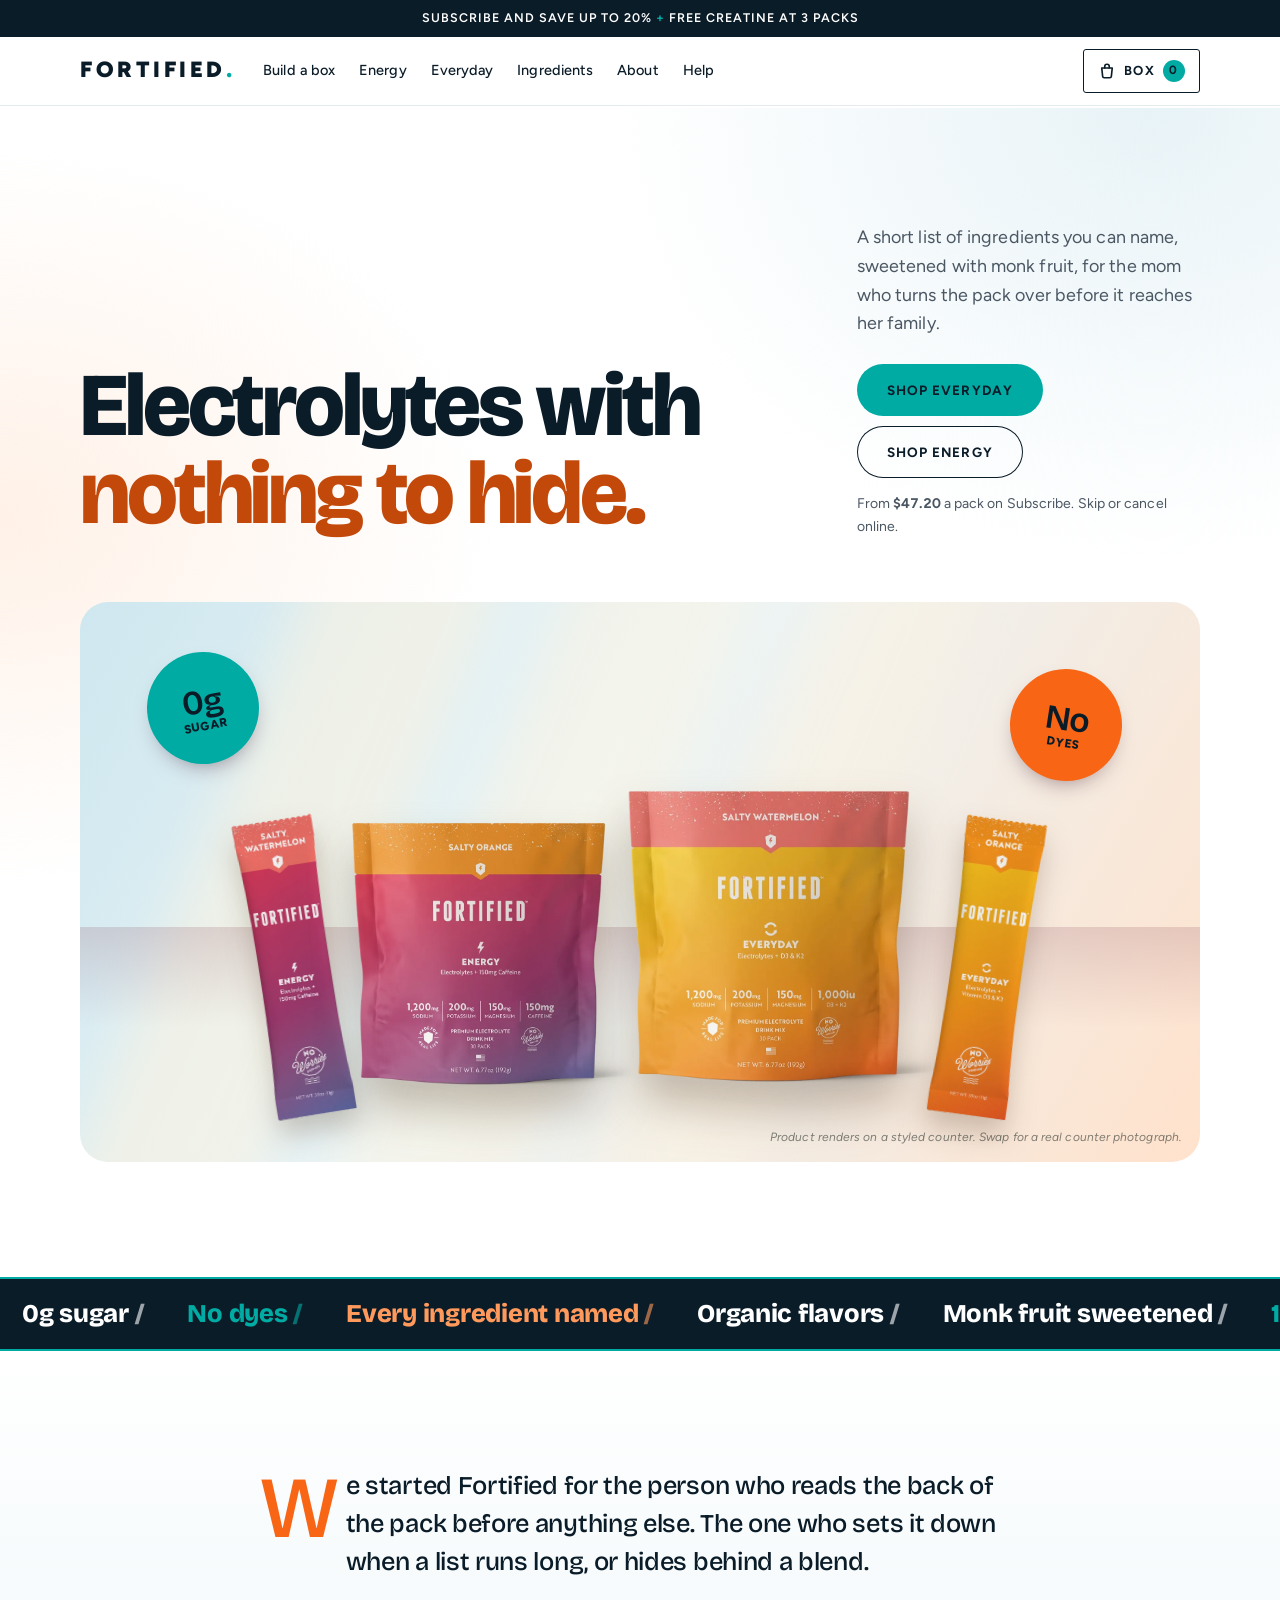
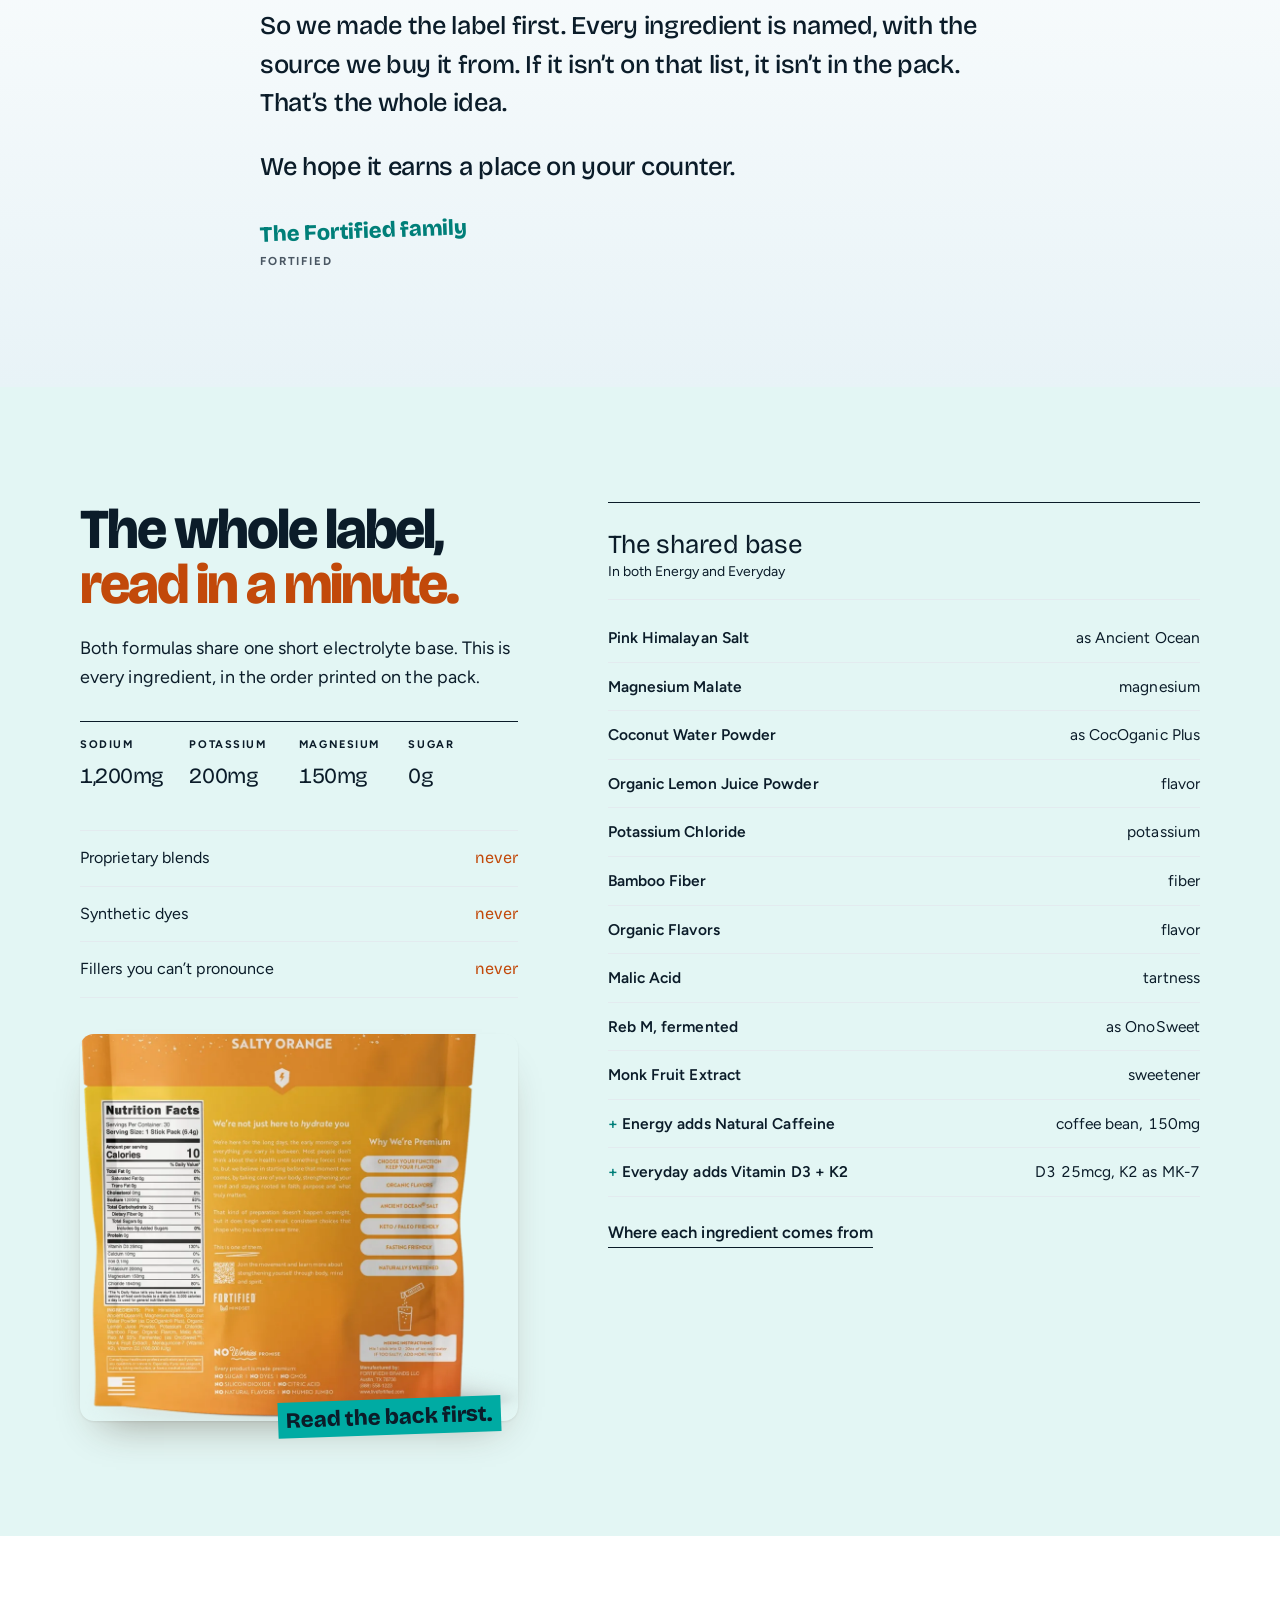
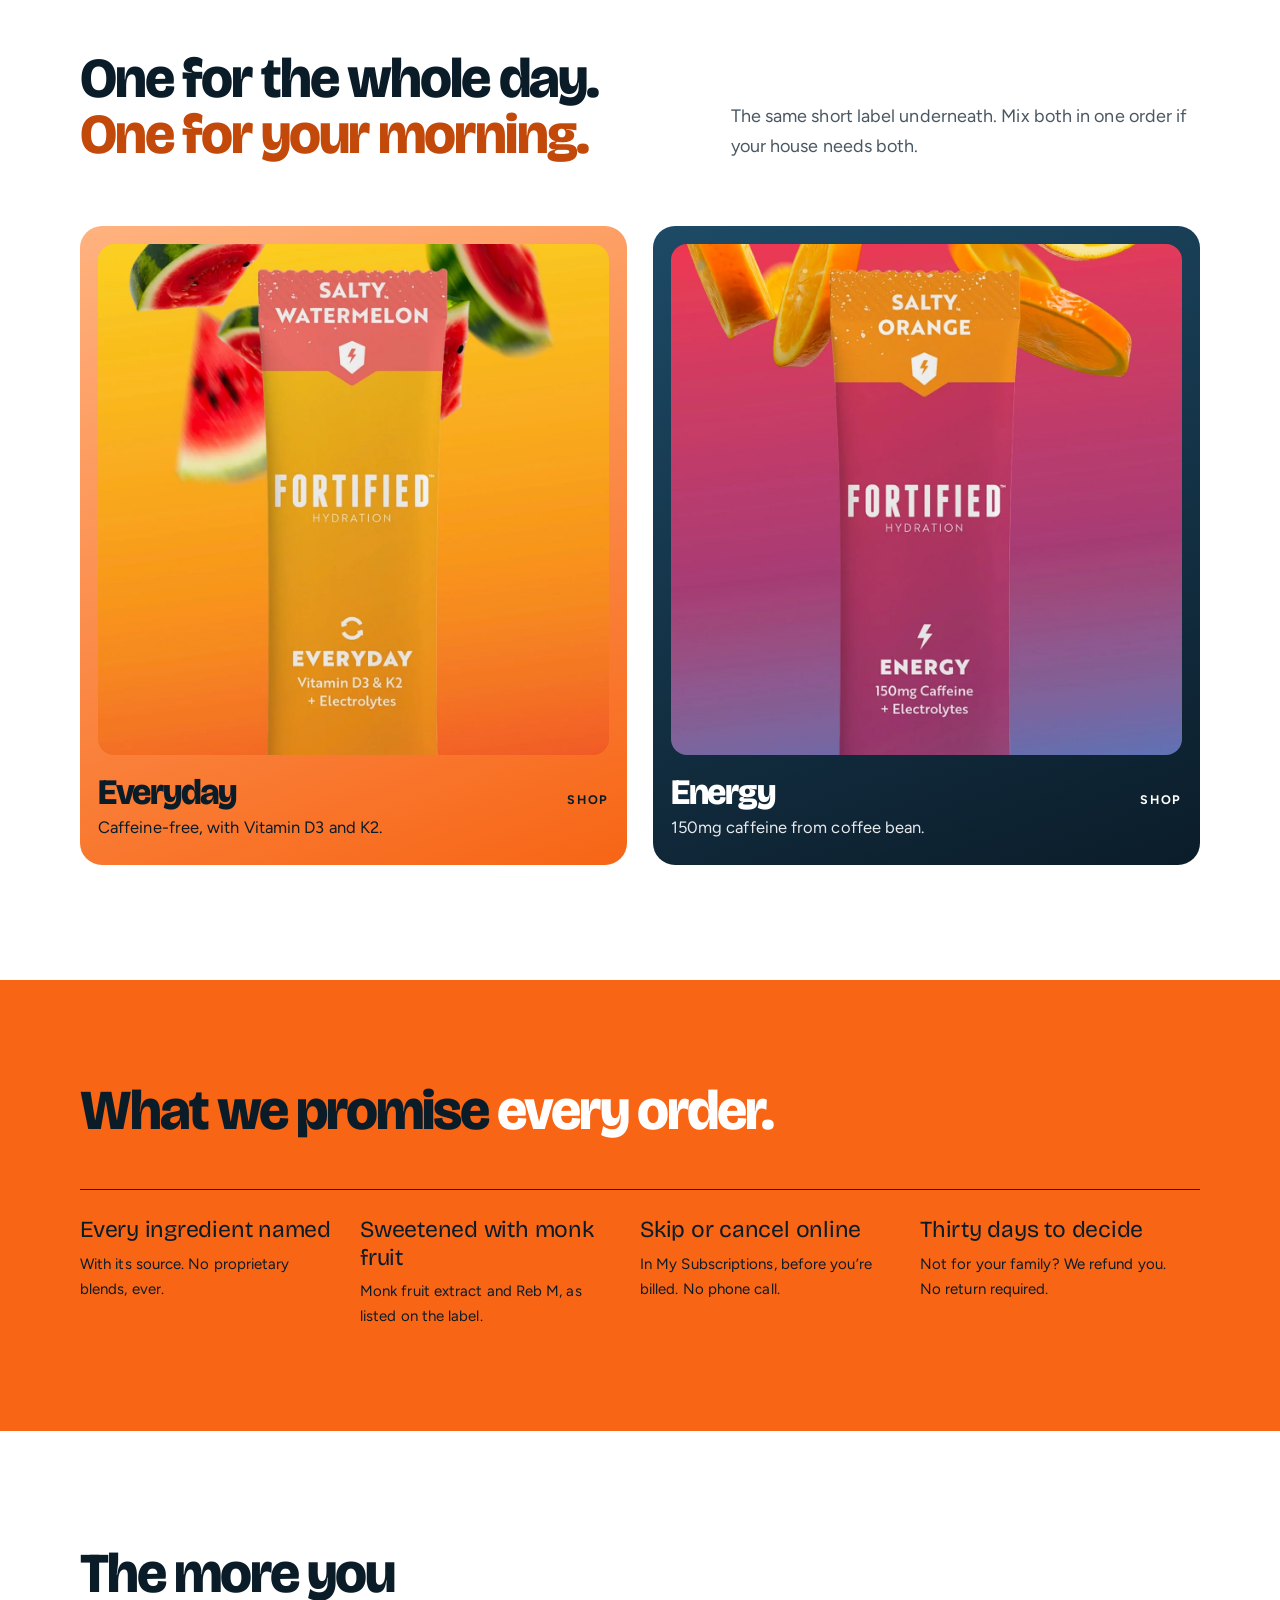
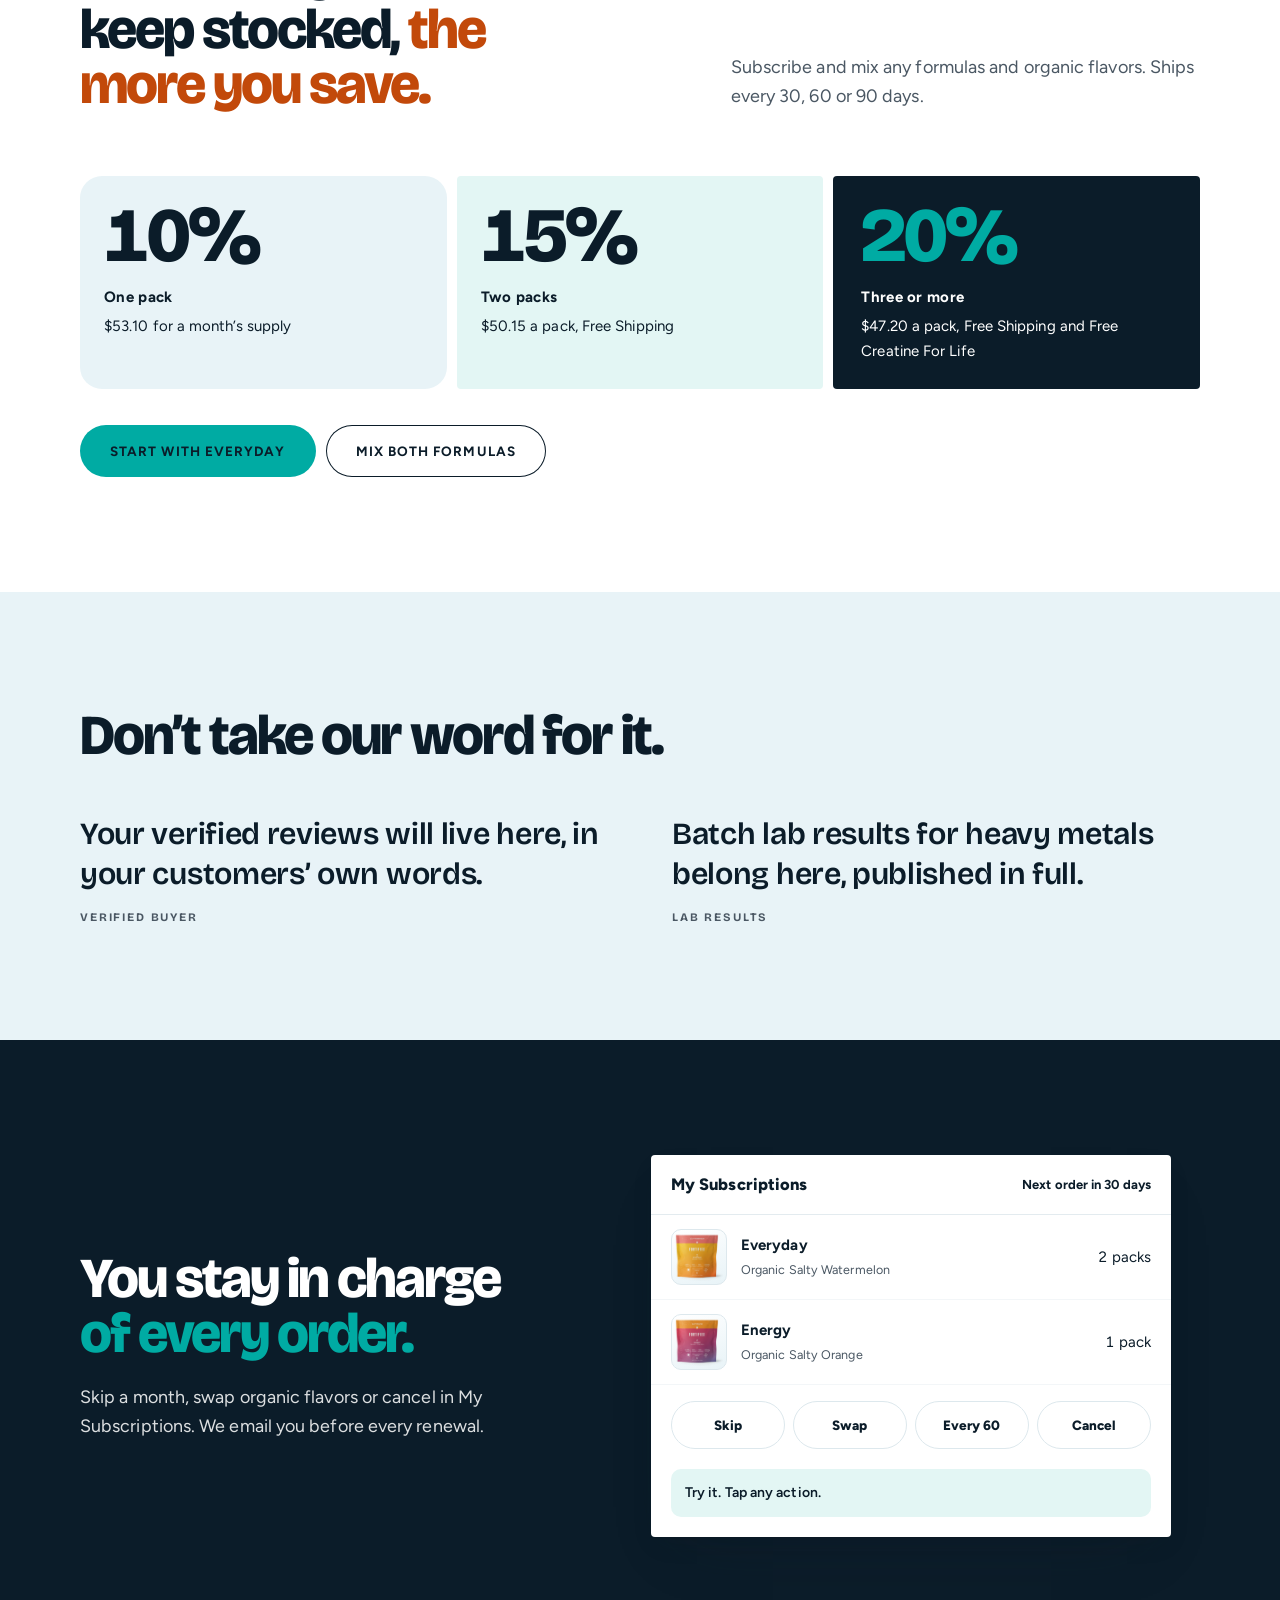
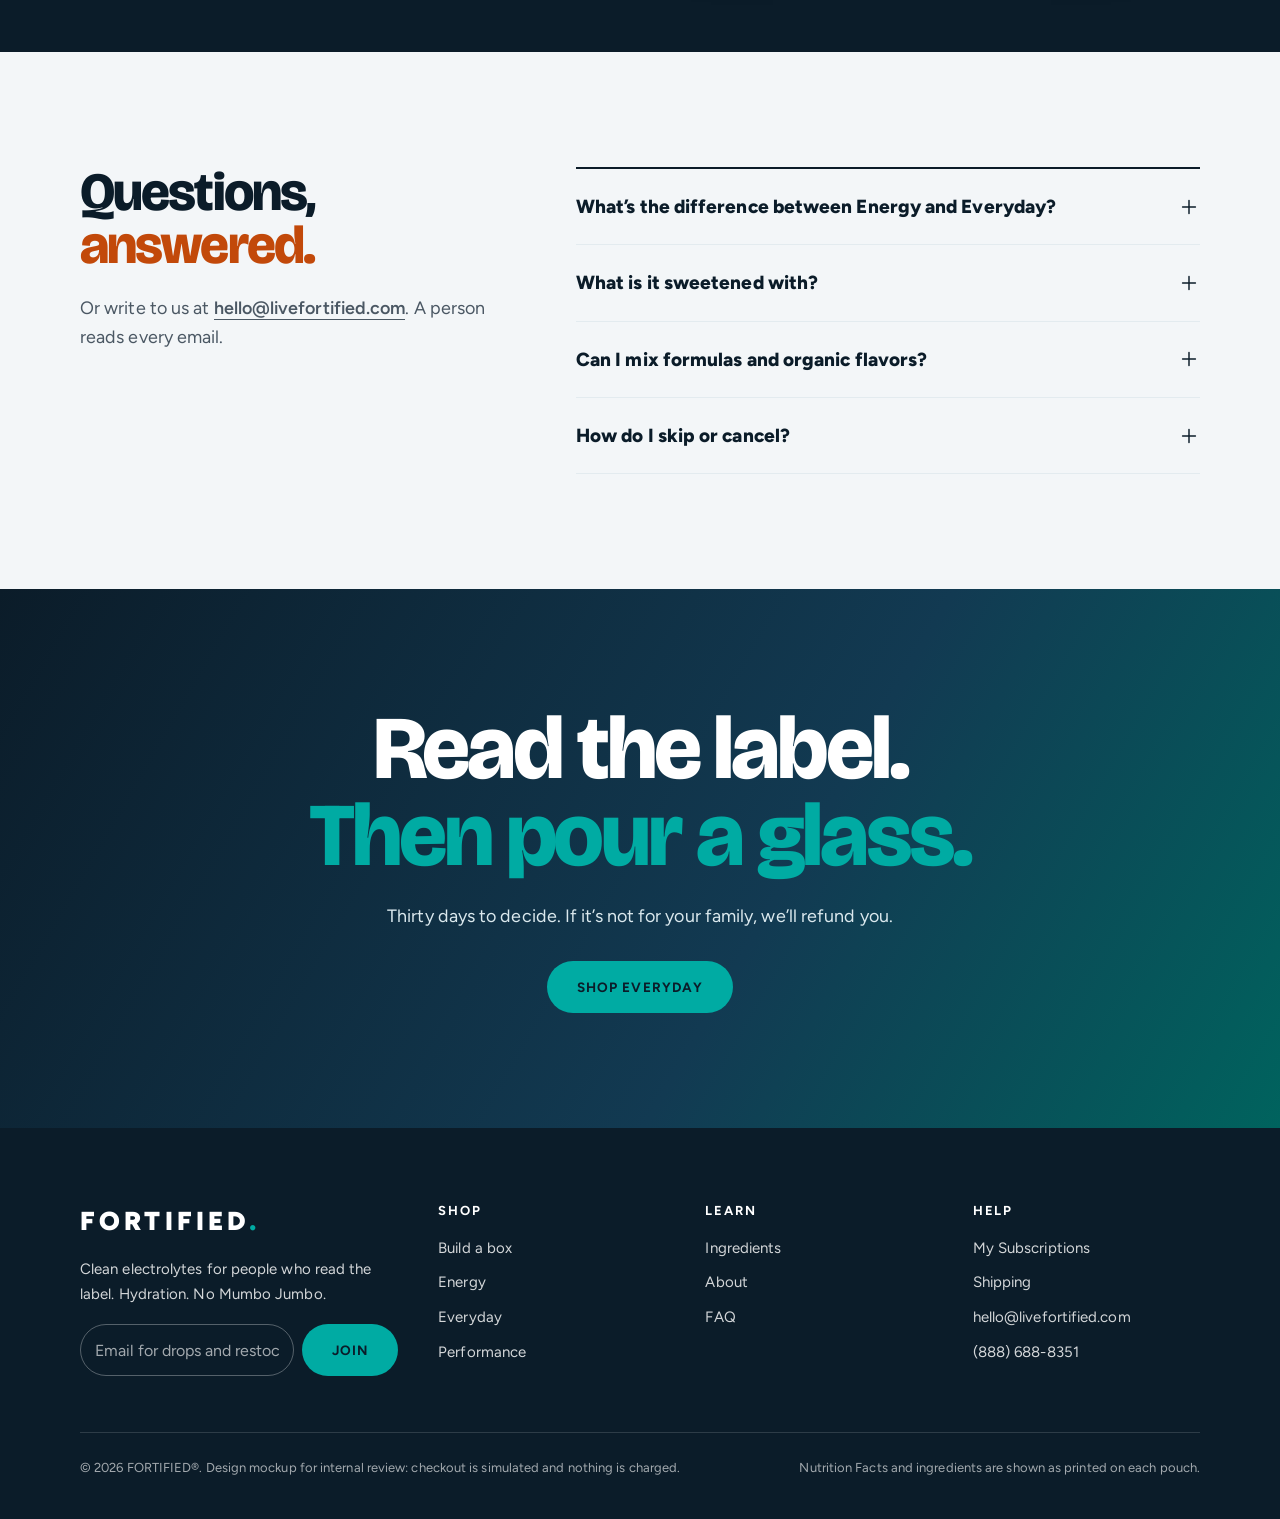
<file: mockups/site/index.html>
<!doctype html>
<html lang="en" data-page="home" data-type="product">
<head>
<meta charset="utf-8">
<meta name="viewport" content="width=device-width, initial-scale=1, viewport-fit=cover">
<meta name="page-type" content="product">
<meta name="site-kind" content="other">
<meta name="theme-color" content="#f5f0e7">
<title>Fortified | Electrolytes with nothing to hide</title>
<meta name="description" content="Electrolytes for families who read every label. Every ingredient named, sweetened with monk fruit, in Organic Salty Watermelon and Organic Salty Orange. Subscribe and save up to 20%.">
<link rel="preconnect" href="https://fonts.googleapis.com">
<link rel="preconnect" href="https://fonts.gstatic.com" crossorigin>
<link href="https://fonts.googleapis.com/css2?family=Bricolage+Grotesque:opsz,wght@12..96,500..800&family=Figtree:wght@400;500;600;700;800;900&display=swap" rel="stylesheet">
<link rel="stylesheet" href="site.css">
</head>
<body>
<div data-head></div>

<main>
  <!-- Hero: one sentence, then the product on a counter in window light -->
  <section class="p-hero" aria-labelledby="hero-h">
    <div class="wrap">
      <div class="p-hero__top">
        <h1 id="hero-h" class="display d1" data-enter>Electrolytes with <em>nothing to hide.</em></h1>
        <div class="p-hero__aside" data-enter style="--d:120ms">
          <p class="lede">A short list of ingredients you can name, sweetened with monk fruit, for the mom who turns the pack over before it reaches her family.</p>
          <div class="p-hero__actions">
            <a class="btn btn--money" href="product.html?f=everyday">Shop Everyday</a>
            <a class="btn btn--ghost" href="product.html?f=energy">Shop Energy</a>
          </div>
          <p class="p-hero__note">From <b class="num">$47.20</b> a pack on Subscribe. Skip or cancel online.</p>
        </div>
      </div>
      <figure class="set p-hero__set" data-enter style="--d:200ms" aria-label="Fortified Everyday and Energy packs on a kitchen counter">
        <div class="set__packs set__packs--hero">
          <img class="set__stick" src="img/energy-watermelon-stick.webp" alt="" aria-hidden="true">
          <div class="set__pack"><img src="img/energy-orange-front.webp" alt="Fortified Energy, Organic Salty Orange, 30 stick pack pouch" fetchpriority="high"></div>
          <div class="set__pack set__pack--lead"><img src="img/everyday-watermelon-front.webp" alt="Fortified Everyday, Organic Salty Watermelon, 30 stick pack pouch" fetchpriority="high"></div>
          <img class="set__stick set__stick--r" src="img/everyday-orange-stick.webp" alt="" aria-hidden="true">
        </div>
        <!-- Client photo slot: replace this styled set with a photograph of the packs on a real kitchen counter in late-afternoon light. -->
        <span class="sticker sticker--a"><span><b>0g</b>sugar</span></span>
        <span class="sticker sticker--b"><span><b>No</b>dyes</span></span>
        <figcaption class="set__note">Product renders on a styled counter. Swap for a real counter photograph.</figcaption>
      </figure>
    </div>
  </section>


  <div class="ticker" aria-label="Printed on every pack: 0g sugar, No dyes, Every ingredient named, Organic flavors, Monk fruit sweetened"><div class="ticker__track" aria-hidden="true"><span>0g sugar <i>/</i></span><span>No dyes <i>/</i></span><span>Every ingredient named <i>/</i></span><span>Organic flavors <i>/</i></span><span>Monk fruit sweetened <i>/</i></span><span>1,200mg sodium <i>/</i></span><span>Skip or cancel online <i>/</i></span><span>30 days to decide <i>/</i></span><span>0g sugar <i>/</i></span><span>No dyes <i>/</i></span><span>Every ingredient named <i>/</i></span><span>Organic flavors <i>/</i></span><span>Monk fruit sweetened <i>/</i></span><span>1,200mg sodium <i>/</i></span><span>Skip or cancel online <i>/</i></span><span>30 days to decide <i>/</i></span></div></div>
  <!-- A letter, early: the personal center of the page -->
  <section class="sec" aria-labelledby="letter-h">
    <div class="wrap">
      <article class="letter">
        <h2 id="letter-h" class="sr">A note from Fortified</h2>
        <div class="letter__body">
          <p>We started Fortified for the person who reads the back of the pack before anything else. The one who sets it down when a list runs long, or hides behind a blend.</p>
          <p>So we made the label first. Every ingredient is named, with the source we buy it from. If it isn&rsquo;t on that list, it isn&rsquo;t in the pack. That&rsquo;s the whole idea.</p>
          <p>We hope it earns a place on your counter.</p>
        </div>
        <!-- Swap in the founder's own name and words when ready. -->
        <span class="letter__sign">The Fortified family</span>
        <span class="letter__role small-label">Fortified</span>
      </article>
    </div>
  </section>

  <!-- The label -->
  <section class="sec sec--paper2" aria-labelledby="label-h">
    <div class="wrap p-label">
      <div>
        <h2 id="label-h" class="display d2">The whole label, <em>read in a minute.</em></h2>
        <p class="lede">Both formulas share one short electrolyte base. This is every ingredient, in the order printed on the pack.</p>
        <dl class="numbers" aria-label="Per stick pack">
          <div><dt>Sodium</dt><dd class="num">1,200mg</dd></div>
          <div><dt>Potassium</dt><dd class="num">200mg</dd></div>
          <div><dt>Magnesium</dt><dd class="num">150mg</dd></div>
          <div><dt>Sugar</dt><dd class="num">0g</dd></div>
        </dl>
        <ul class="p-never" aria-label="Never in our packs">
          <li><span>Proprietary blends</span><span>never</span></li>
          <li><span>Synthetic dyes</span><span>never</span></li>
          <li><span>Fillers you can&rsquo;t pronounce</span><span>never</span></li>
        </ul>
        <figure class="backpack"><img src="img/everyday-orange-back.webp" alt="Back of the Everyday pouch showing the Nutrition Facts panel and ingredient list" loading="lazy"><figcaption class="p-handnote">Read the back first.</figcaption></figure>
      </div>
      <div class="sheet-wrap">
        <div class="sheet">
          <div class="sheet__head"><div class="sheet__title">The shared base</div><div class="sheet__meta">In both Energy and Everyday</div></div>
          <ul class="items">
            <li class="item"><span class="item__name">Pink Himalayan Salt</span><span class="item__lead"></span><span class="item__val">as Ancient Ocean</span></li>
            <li class="item"><span class="item__name">Magnesium Malate</span><span class="item__lead"></span><span class="item__val">magnesium</span></li>
            <li class="item"><span class="item__name">Coconut Water Powder</span><span class="item__lead"></span><span class="item__val">as CocOganic Plus</span></li>
            <li class="item"><span class="item__name">Organic Lemon Juice Powder</span><span class="item__lead"></span><span class="item__val">flavor</span></li>
            <li class="item"><span class="item__name">Potassium Chloride</span><span class="item__lead"></span><span class="item__val">potassium</span></li>
            <li class="item"><span class="item__name">Bamboo Fiber</span><span class="item__lead"></span><span class="item__val">fiber</span></li>
            <li class="item"><span class="item__name">Organic Flavors</span><span class="item__lead"></span><span class="item__val">flavor</span></li>
            <li class="item"><span class="item__name">Malic Acid</span><span class="item__lead"></span><span class="item__val">tartness</span></li>
            <li class="item"><span class="item__name">Reb M, fermented</span><span class="item__lead"></span><span class="item__val">as OnoSweet</span></li>
            <li class="item"><span class="item__name">Monk Fruit Extract</span><span class="item__lead"></span><span class="item__val">sweetener</span></li>
            <li class="item item--add"><span class="item__name">Energy adds Natural Caffeine</span><span class="item__lead"></span><span class="item__val">coffee bean, 150mg</span></li>
            <li class="item item--add"><span class="item__name">Everyday adds Vitamin D3 + K2</span><span class="item__lead"></span><span class="item__val">D3 25mcg, K2 as MK-7</span></li>
          </ul>
          <a class="link" href="ingredients.html" style="display:inline-block;margin-top:22px">Where each ingredient comes from</a>
        </div>
      </div>
    </div>
  </section>

  <!-- Two formulas -->
  <section class="sec" aria-labelledby="fx-h">
    <div class="wrap">
      <div class="sec-head"><h2 id="fx-h" class="display d2">One for the whole day. <em>One for your morning.</em></h2><p>The same short label underneath. Mix both in one order if your house needs both.</p></div>
      <div class="p-formulas">
        <a class="p-formula" href="product.html?f=everyday">
          <figure class="p-formula__img"><img src="img/everyday-watermelon-square.webp" alt="Everyday stick pack with fresh watermelon" loading="lazy"></figure>
          <div class="p-formula__text"><div><h3 class="display d3">Everyday</h3><p>Caffeine-free, with Vitamin D3 and K2.</p></div><span class="p-formula__go">Shop</span></div>
        </a>
        <a class="p-formula" href="product.html?f=energy">
          <figure class="p-formula__img"><img src="img/energy-orange-square.webp" alt="Energy stick pack with fresh orange slices" loading="lazy"></figure>
          <div class="p-formula__text"><div><h3 class="display d3">Energy</h3><p>150mg caffeine from coffee bean.</p></div><span class="p-formula__go">Shop</span></div>
        </a>
      </div>
    </div>
  </section>

  <!-- Promise -->
  <section class="sec sec--paper2" aria-labelledby="pr-h" style="padding-top:clamp(72px,8vw,120px);padding-bottom:clamp(72px,8vw,120px)">
    <div class="wrap">
      <h2 id="pr-h" class="display d2" style="margin-bottom:clamp(32px,4vw,56px)">What we promise <em>every order.</em></h2>
      <div class="p-promise">
        <div><h3>Every ingredient named</h3><p>With its source. No proprietary blends, ever.</p></div>
        <div><h3>Sweetened with monk fruit</h3><p>Monk fruit extract and Reb M, as listed on the label.</p></div>
        <div><h3>Skip or cancel online</h3><p>In My Subscriptions, before you&rsquo;re billed. No phone call.</p></div>
        <div><h3>Thirty days to decide</h3><p>Not for your family? We refund you. No return required.</p></div>
      </div>
    </div>
  </section>

  <!-- Subscribe tiers -->
  <section class="sec" aria-labelledby="save-h">
    <div class="wrap">
      <div class="sec-head"><h2 id="save-h" class="display d2">The more you keep stocked, <em>the more you save.</em></h2><p>Subscribe and mix any formulas and organic flavors. Ships every 30, 60 or 90 days.</p></div>
      <div class="p-tiers">
        <div><div class="p-tiers__pct num">10%</div><b>One pack</b><p>$53.10 for a month&rsquo;s supply</p></div>
        <div><div class="p-tiers__pct num">15%</div><b>Two packs</b><p>$50.15 a pack, Free Shipping</p></div>
        <div class="is-best"><div class="p-tiers__pct num">20%</div><b>Three or more</b><p>$47.20 a pack, Free Shipping and Free Creatine For Life</p></div>
      </div>
      <div style="margin-top:36px;display:flex;flex-wrap:wrap;gap:10px"><a class="btn btn--money" href="product.html?f=everyday">Start with Everyday</a><a class="btn btn--ghost" href="shop.html">Mix both formulas</a></div>
    </div>
  </section>

  <!-- Proof, quietly: reviews and lab results -->
  <section class="sec sec--paper2" aria-labelledby="proof-h">
    <div class="wrap">
      <h2 id="proof-h" class="display d2" style="margin-bottom:clamp(32px,4vw,56px)">Don&rsquo;t take our word for it.</h2>
      <div class="p-proof">
        <!-- Replace with a verified review from your reviews app. -->
        <blockquote>Your verified reviews will live here, in your customers&rsquo; own words.<cite class="small-label">Verified buyer</cite></blockquote>
        <!-- Replace with per-batch third-party heavy metal results when available. -->
        <blockquote>Batch lab results for heavy metals belong here, published in full.<cite class="small-label">Lab results</cite></blockquote>
      </div>
    </div>
  </section>

  <!-- Subscription control, shown working -->
  <section class="sec on-dark" aria-labelledby="ctrl-h">
    <div class="wrap control-grid">
      <div>
        <h2 id="ctrl-h" class="display d2">You stay in charge <em>of every order.</em></h2>
        <p class="lede">Skip a month, swap organic flavors or cancel in My Subscriptions. We email you before every renewal.</p>
      </div>
      <div class="ui" data-sub-ui aria-label="Example of the My Subscriptions screen">
        <div class="ui__top">My Subscriptions <span>Next order in 30 days</span></div>
        <div class="ui__row"><div class="pack" data-pack="everyday|watermelon"></div><div><b>Everyday</b><small>Organic Salty Watermelon</small></div><span class="num">2 packs</span></div>
        <div class="ui__row"><div class="pack" data-pack="energy|orange"></div><div><b>Energy</b><small>Organic Salty Orange</small></div><span class="num">1 pack</span></div>
        <div class="ui__acts">
          <button type="button" data-act="skip">Skip</button>
          <button type="button" data-act="swap">Swap</button>
          <button type="button" data-act="delay">Every 60</button>
          <button type="button" data-act="cancel">Cancel</button>
        </div>
        <div class="ui__toast" data-ui-toast aria-live="polite">Try it. Tap any action.</div>
      </div>
    </div>
  </section>

  <!-- FAQ -->
  <section class="sec" aria-labelledby="faq-h">
    <div class="wrap faq-layout">
      <div><h2 id="faq-h" class="display d2">Questions, <em>answered.</em></h2><p class="lede">Or write to us at <a class="link" href="mailto:hello@livefortified.com">hello@livefortified.com</a>. A person reads every email.</p></div>
      <div class="faq">
        <details><summary>What&rsquo;s the difference between Energy and Everyday?<svg viewBox="0 0 24 24" fill="none" stroke="currentColor" stroke-width="1.6" stroke-linecap="round" aria-hidden="true"><path d="M12 5v14M5 12h14"/></svg></summary><p>Both share the same electrolyte base. Energy is a higher-sodium formula with 150mg natural caffeine from coffee bean. Everyday is caffeine-free and adds Vitamin D3 and Vitamin K2.</p></details>
        <details><summary>What is it sweetened with?<svg viewBox="0 0 24 24" fill="none" stroke="currentColor" stroke-width="1.6" stroke-linecap="round" aria-hidden="true"><path d="M12 5v14M5 12h14"/></svg></summary><p>Monk fruit extract and Reb M (as OnoSweet). Every ingredient is listed on the <a class="link" href="ingredients.html">Ingredients</a> page.</p></details>
        <details><summary>Can I mix formulas and organic flavors?<svg viewBox="0 0 24 24" fill="none" stroke="currentColor" stroke-width="1.6" stroke-linecap="round" aria-hidden="true"><path d="M12 5v14M5 12h14"/></svg></summary><p>Yes. Mix Energy and Everyday in Organic Salty Orange and Organic Salty Watermelon. Your Subscribe savings count every pack in the order.</p></details>
        <details><summary>How do I skip or cancel?<svg viewBox="0 0 24 24" fill="none" stroke="currentColor" stroke-width="1.6" stroke-linecap="round" aria-hidden="true"><path d="M12 5v14M5 12h14"/></svg></summary><p>Log in at livefortified.com and open My Subscriptions. Skip, swap, change quantity or cancel before your next billing date. No calls or emails required.</p></details>
      </div>
    </div>
  </section>

  <!-- Closing -->
  <section class="sec sec--paper2 p-close" aria-labelledby="close-h">
    <div class="wrap">
      <h2 id="close-h" class="display d1">Read the label. <em>Then pour a glass.</em></h2>
      <p class="lede">Thirty days to decide. If it&rsquo;s not for your family, we&rsquo;ll refund you.</p>
      <a class="btn btn--money" href="product.html?f=everyday">Shop Everyday</a>
    </div>
  </section>
</main>

<div data-foot></div>
<script src="site.js"></script>
</body>
</html>
</file>
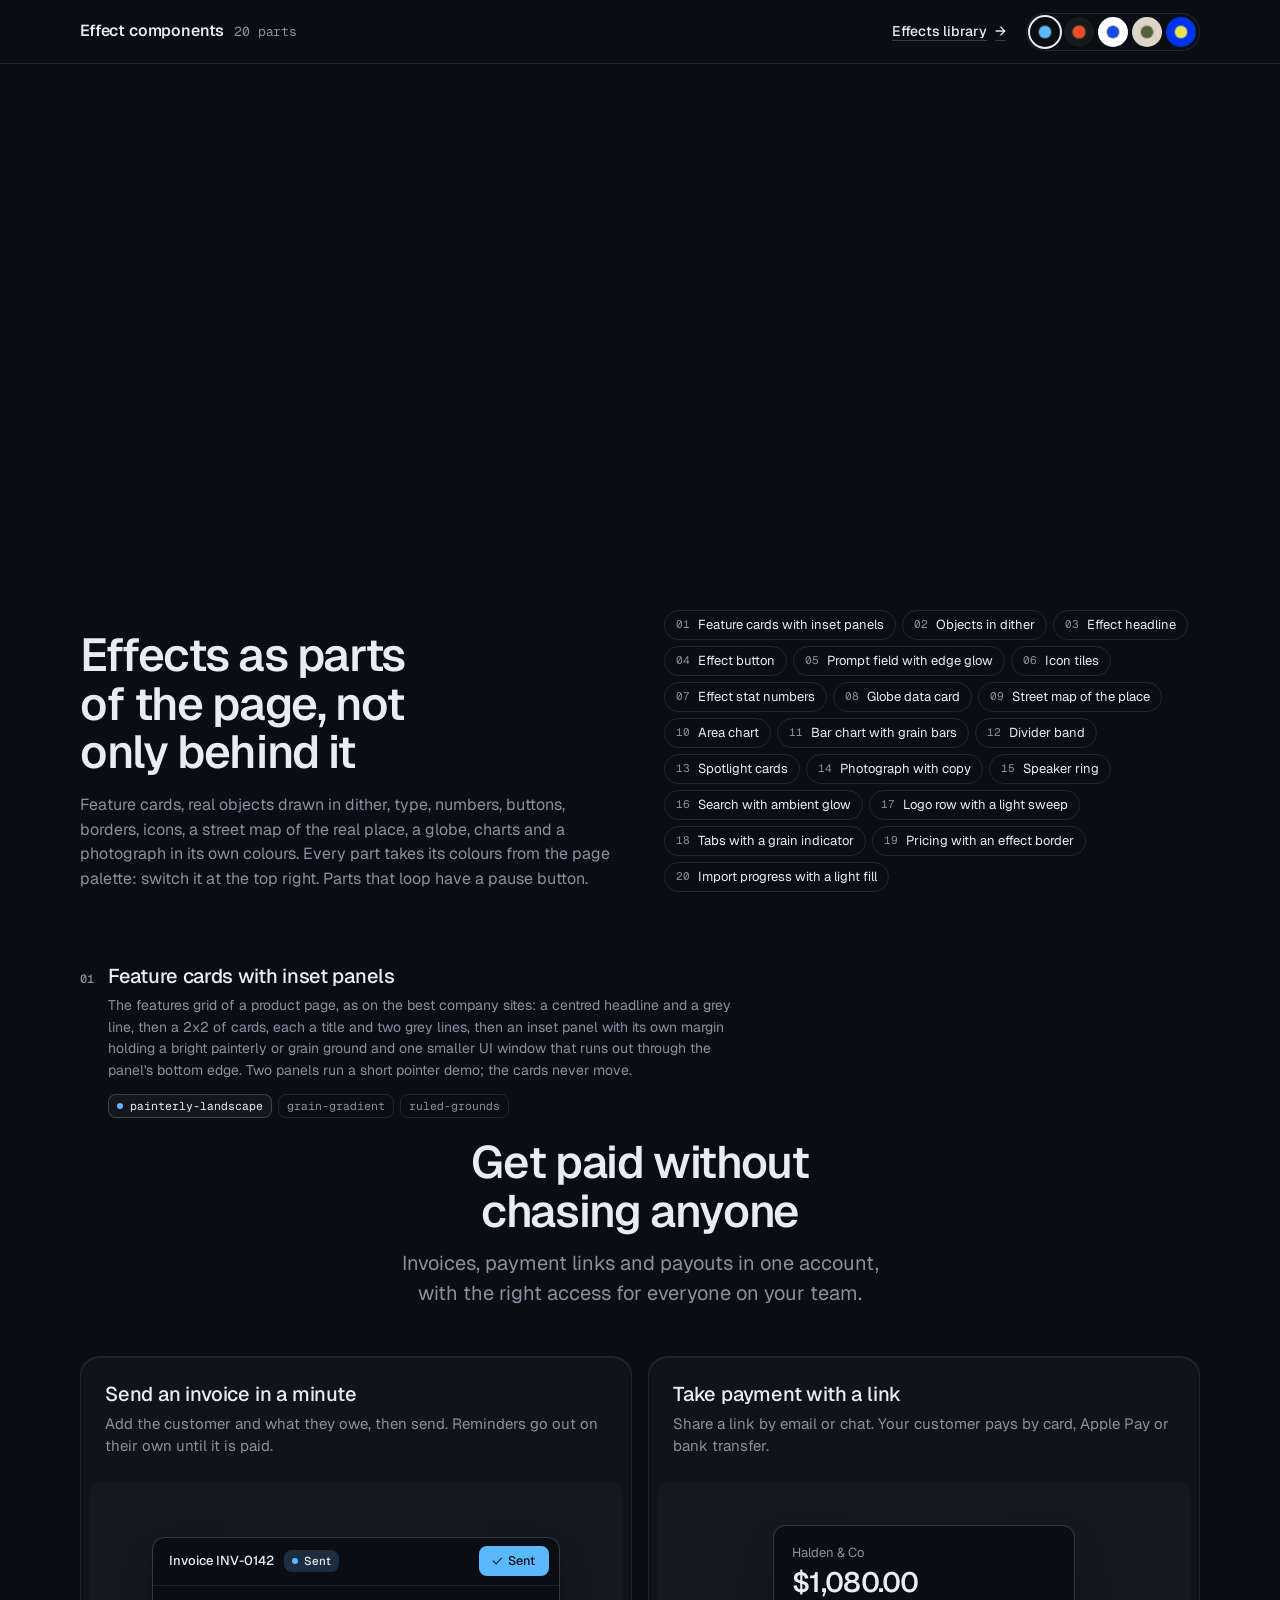
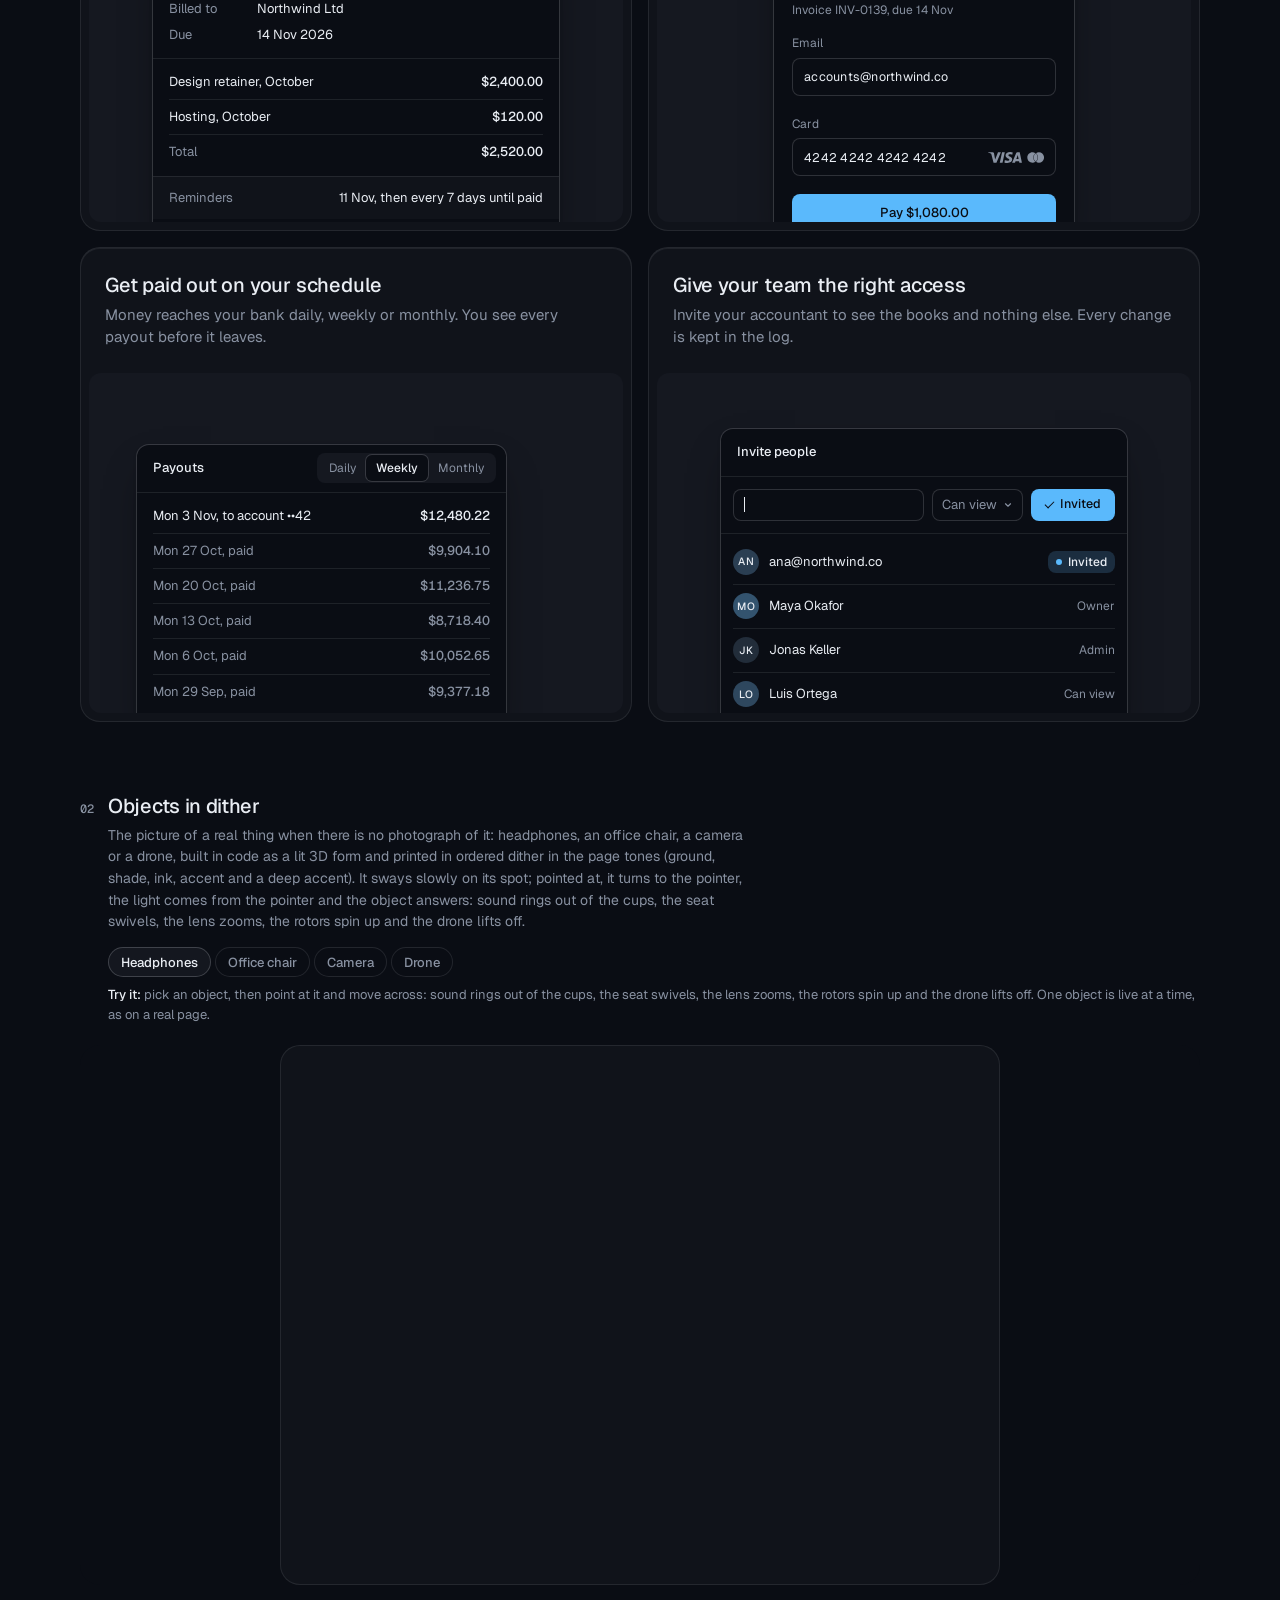
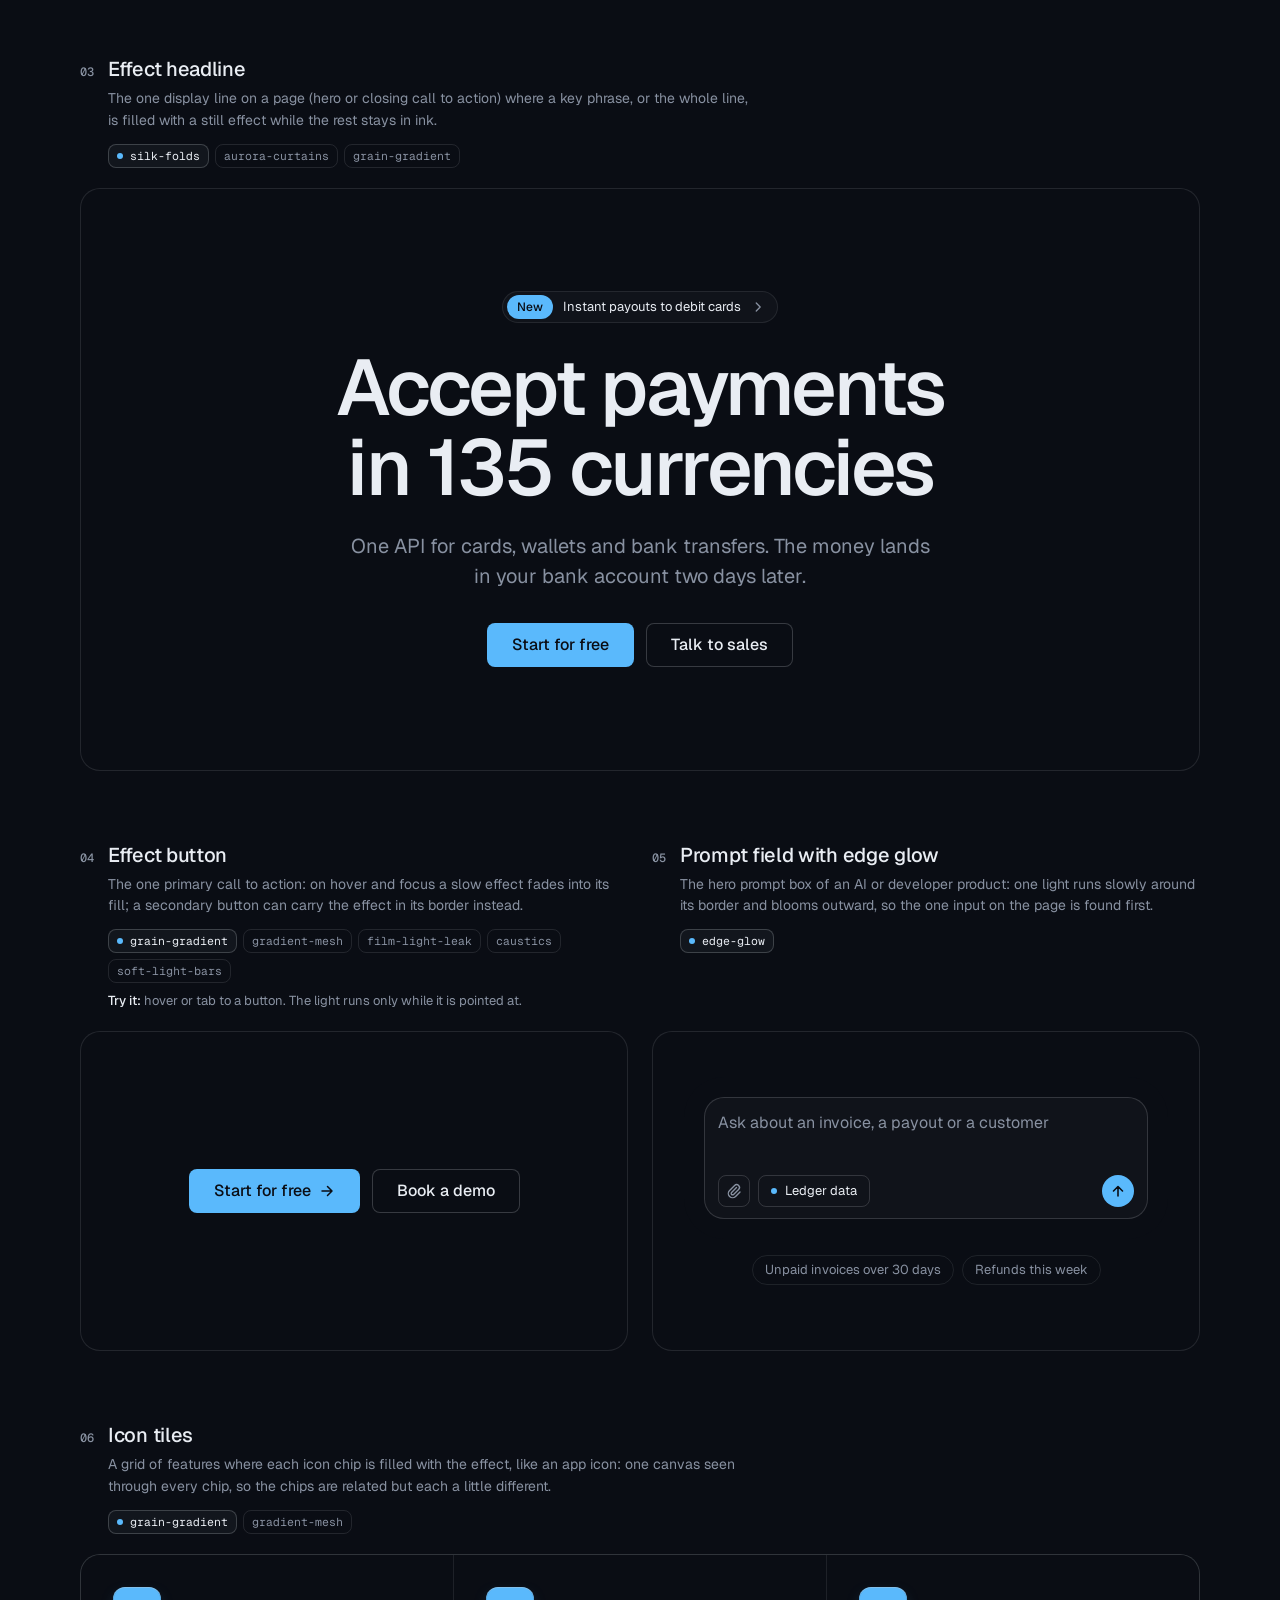
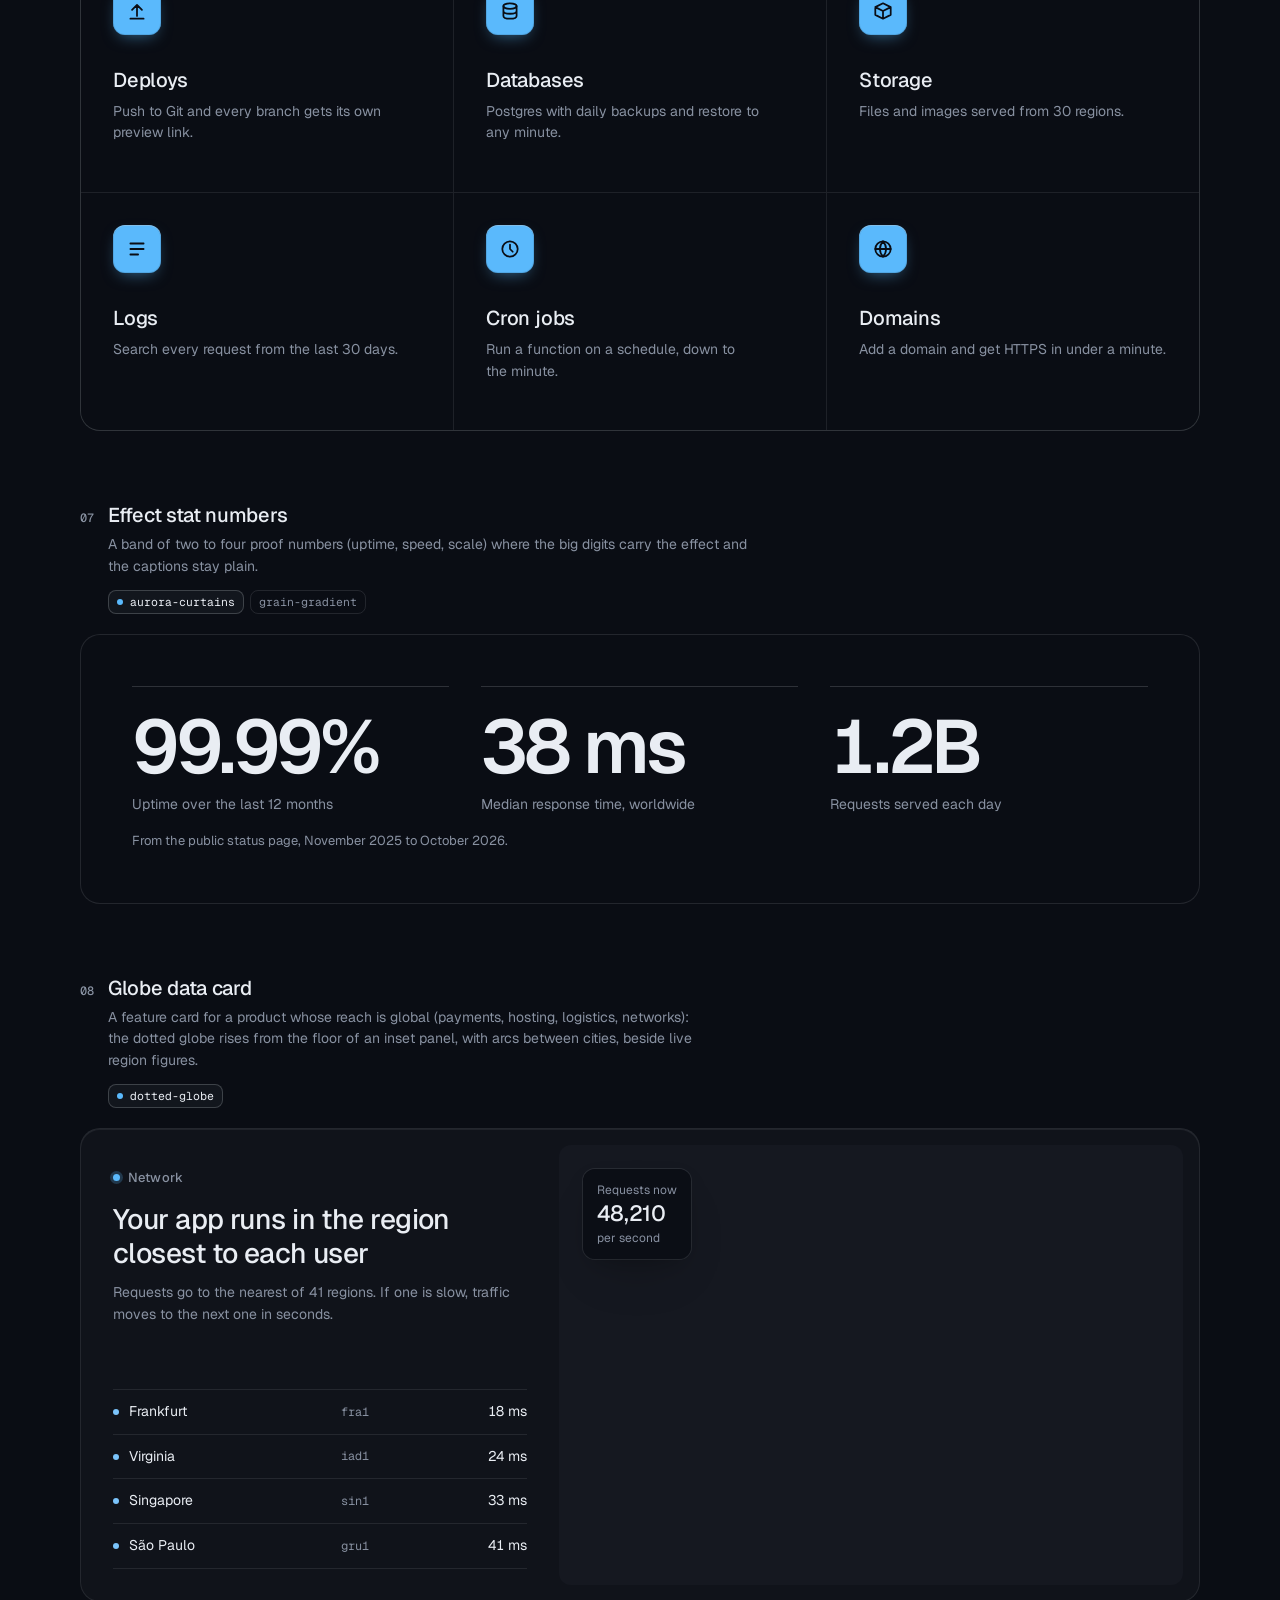
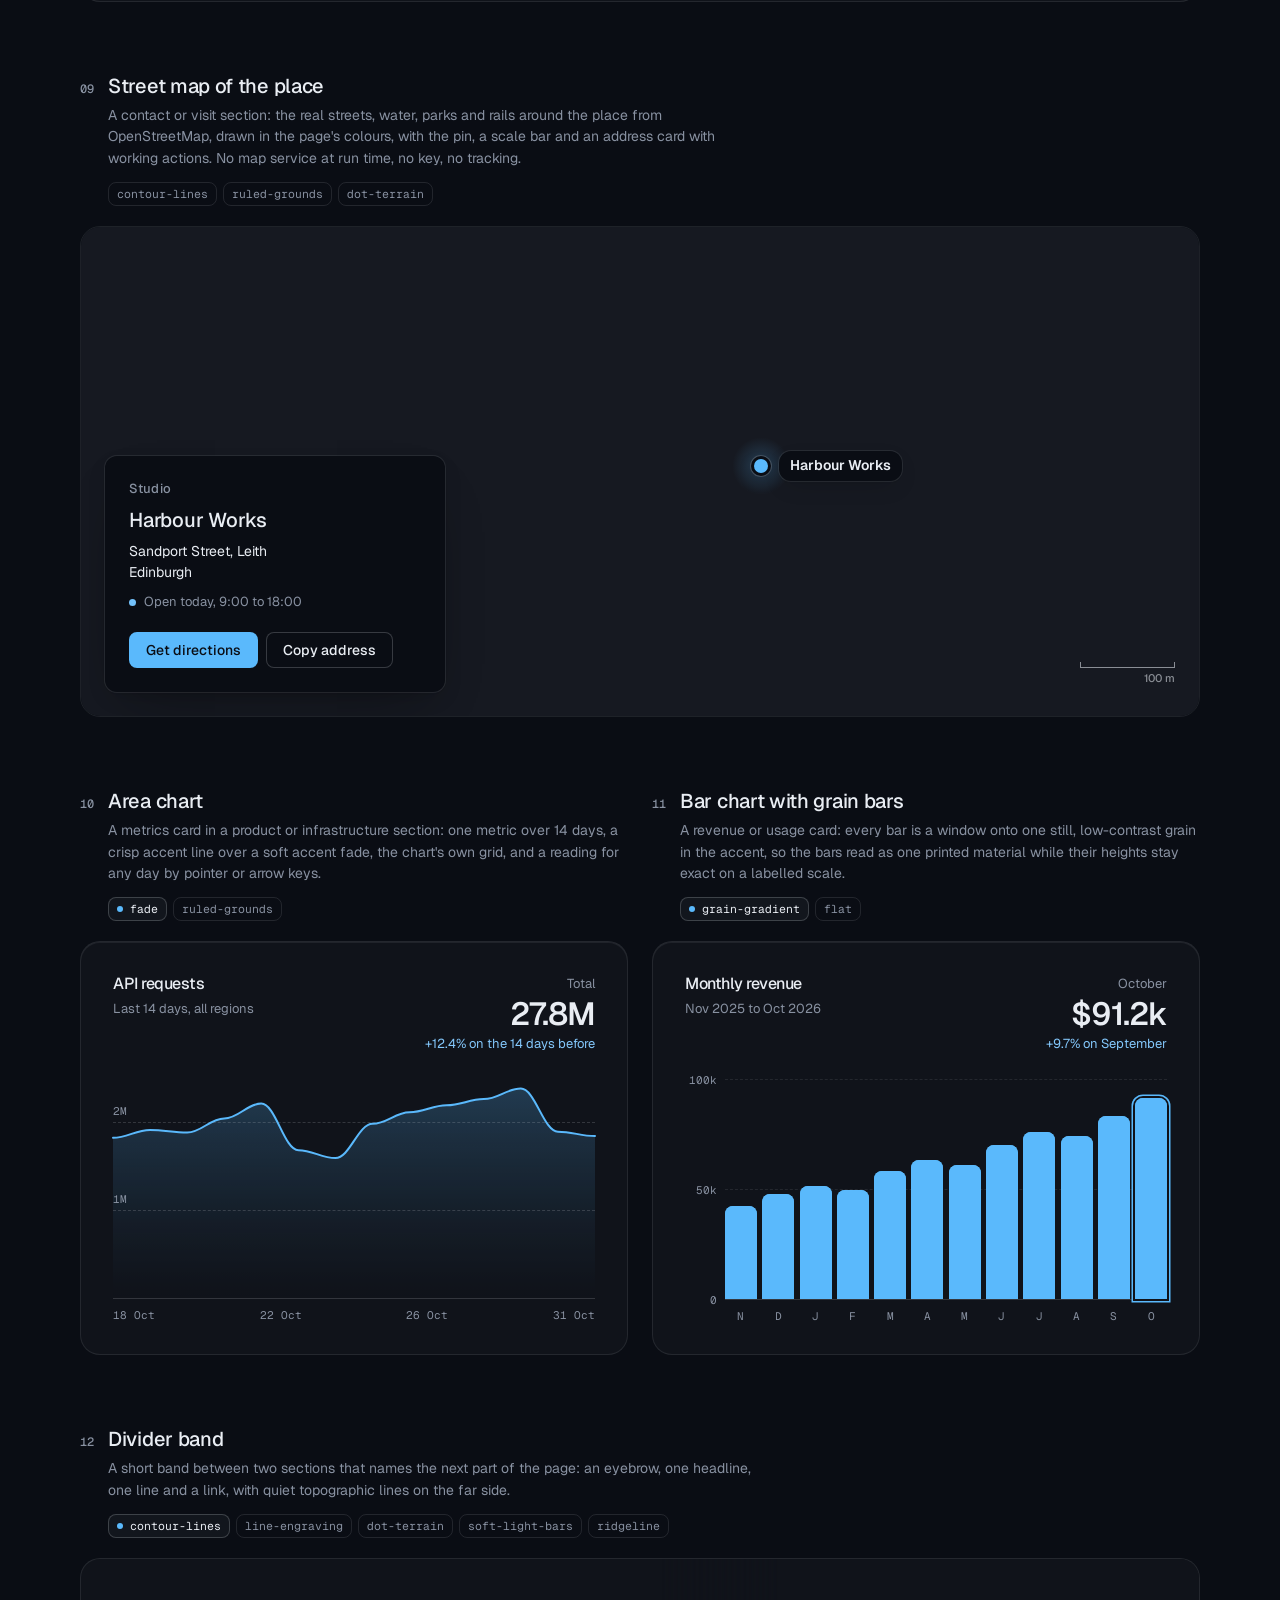
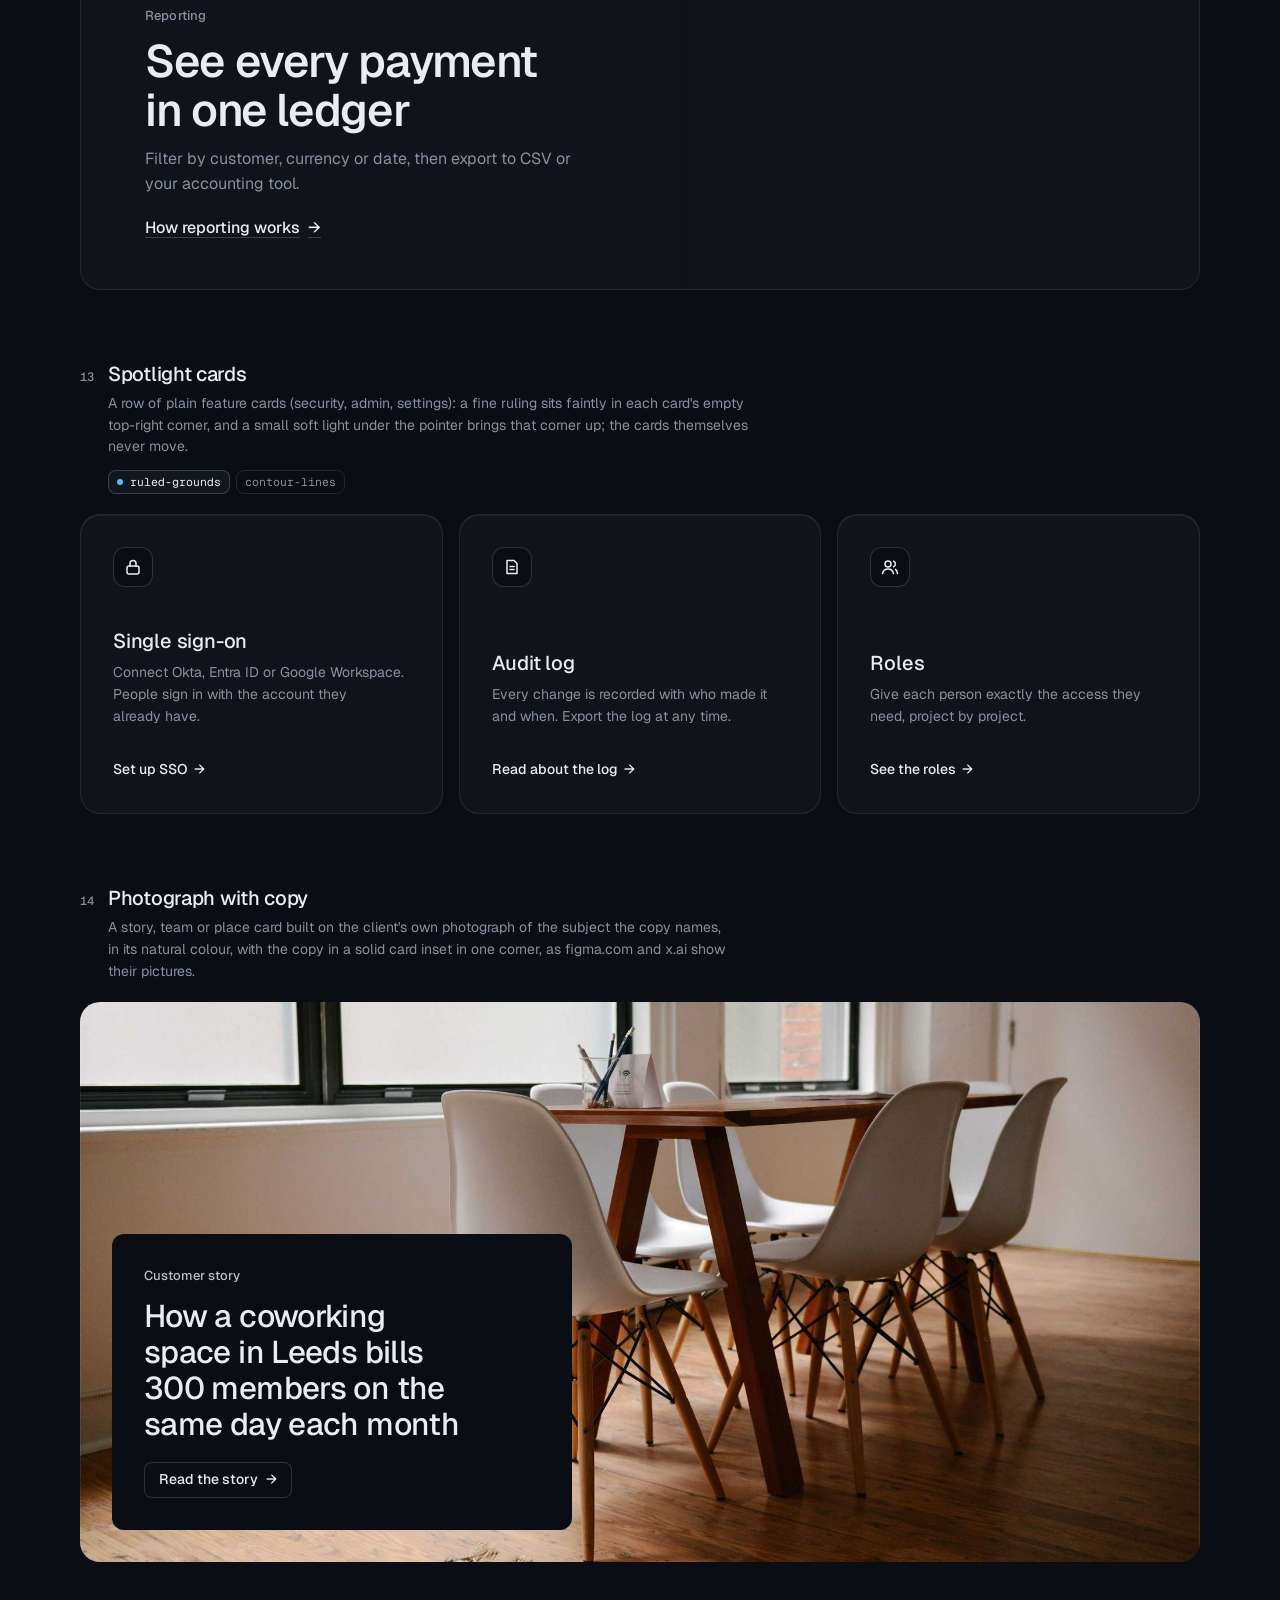
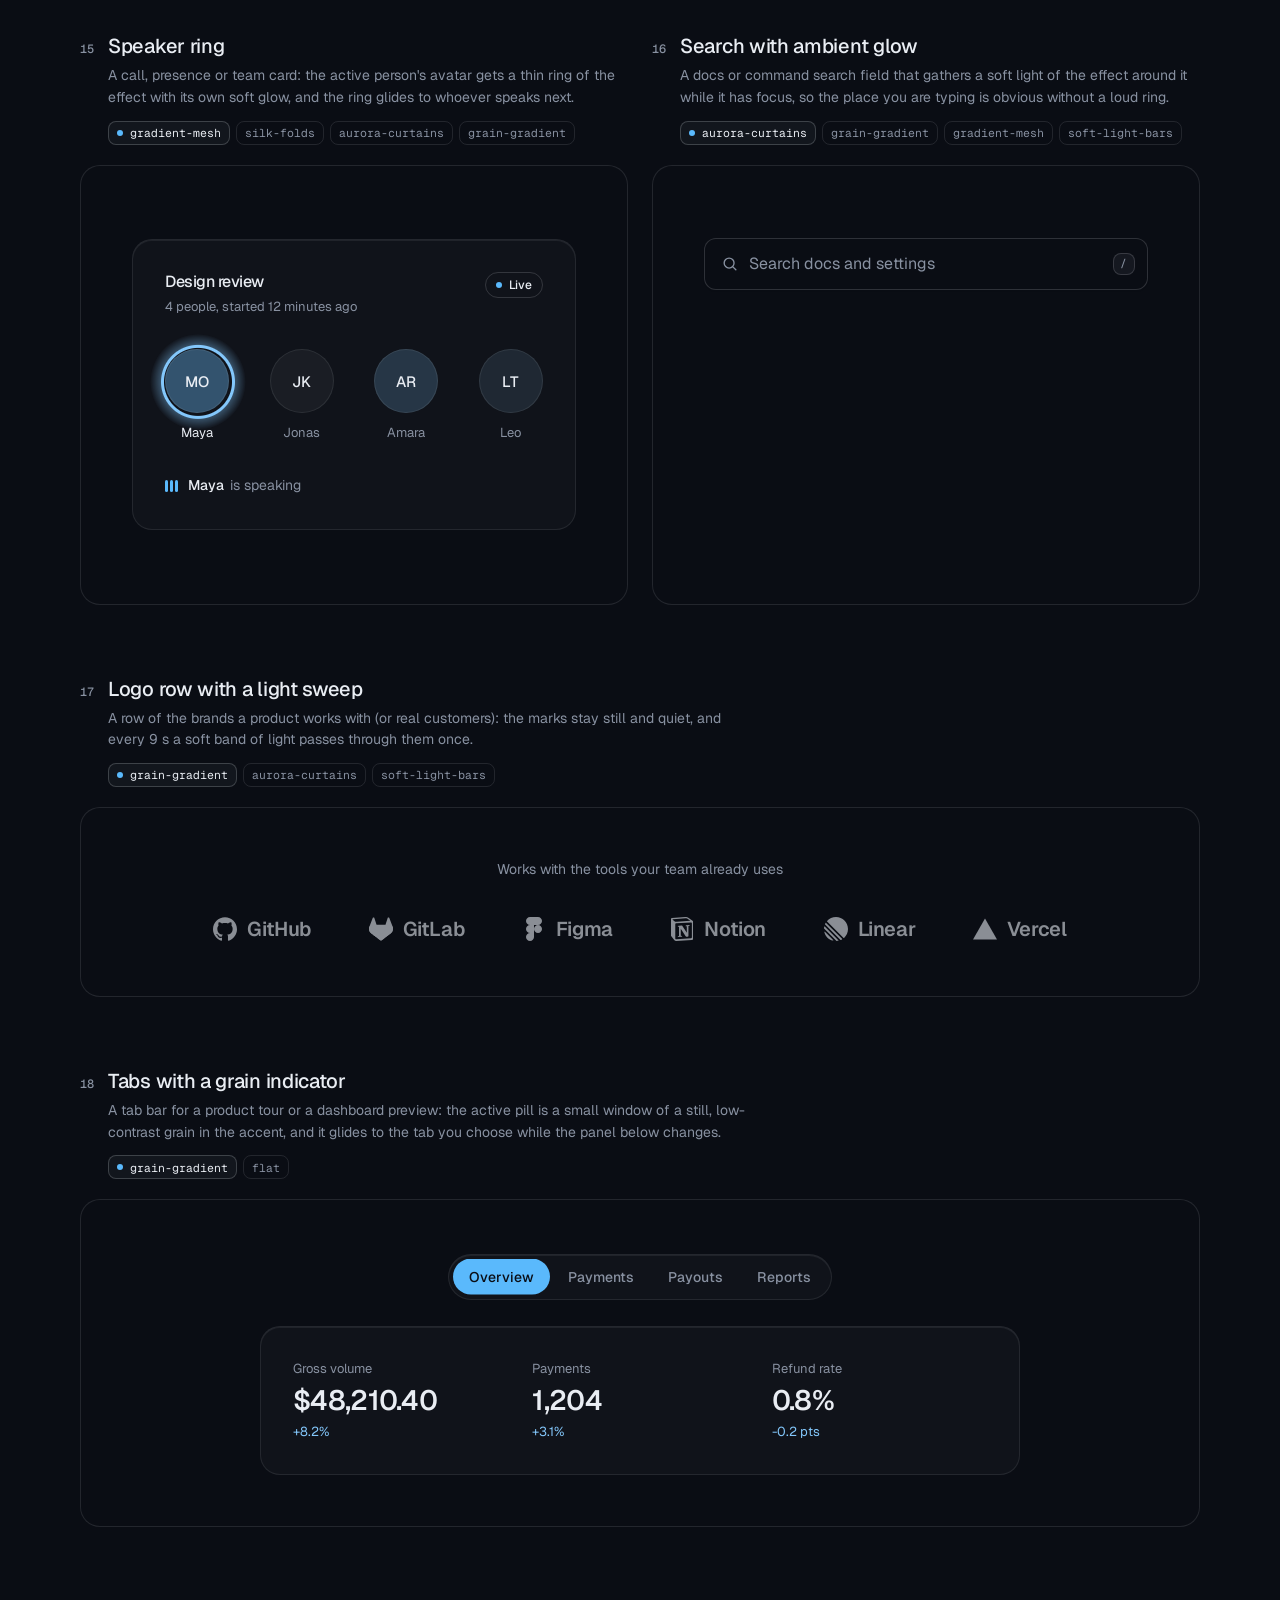
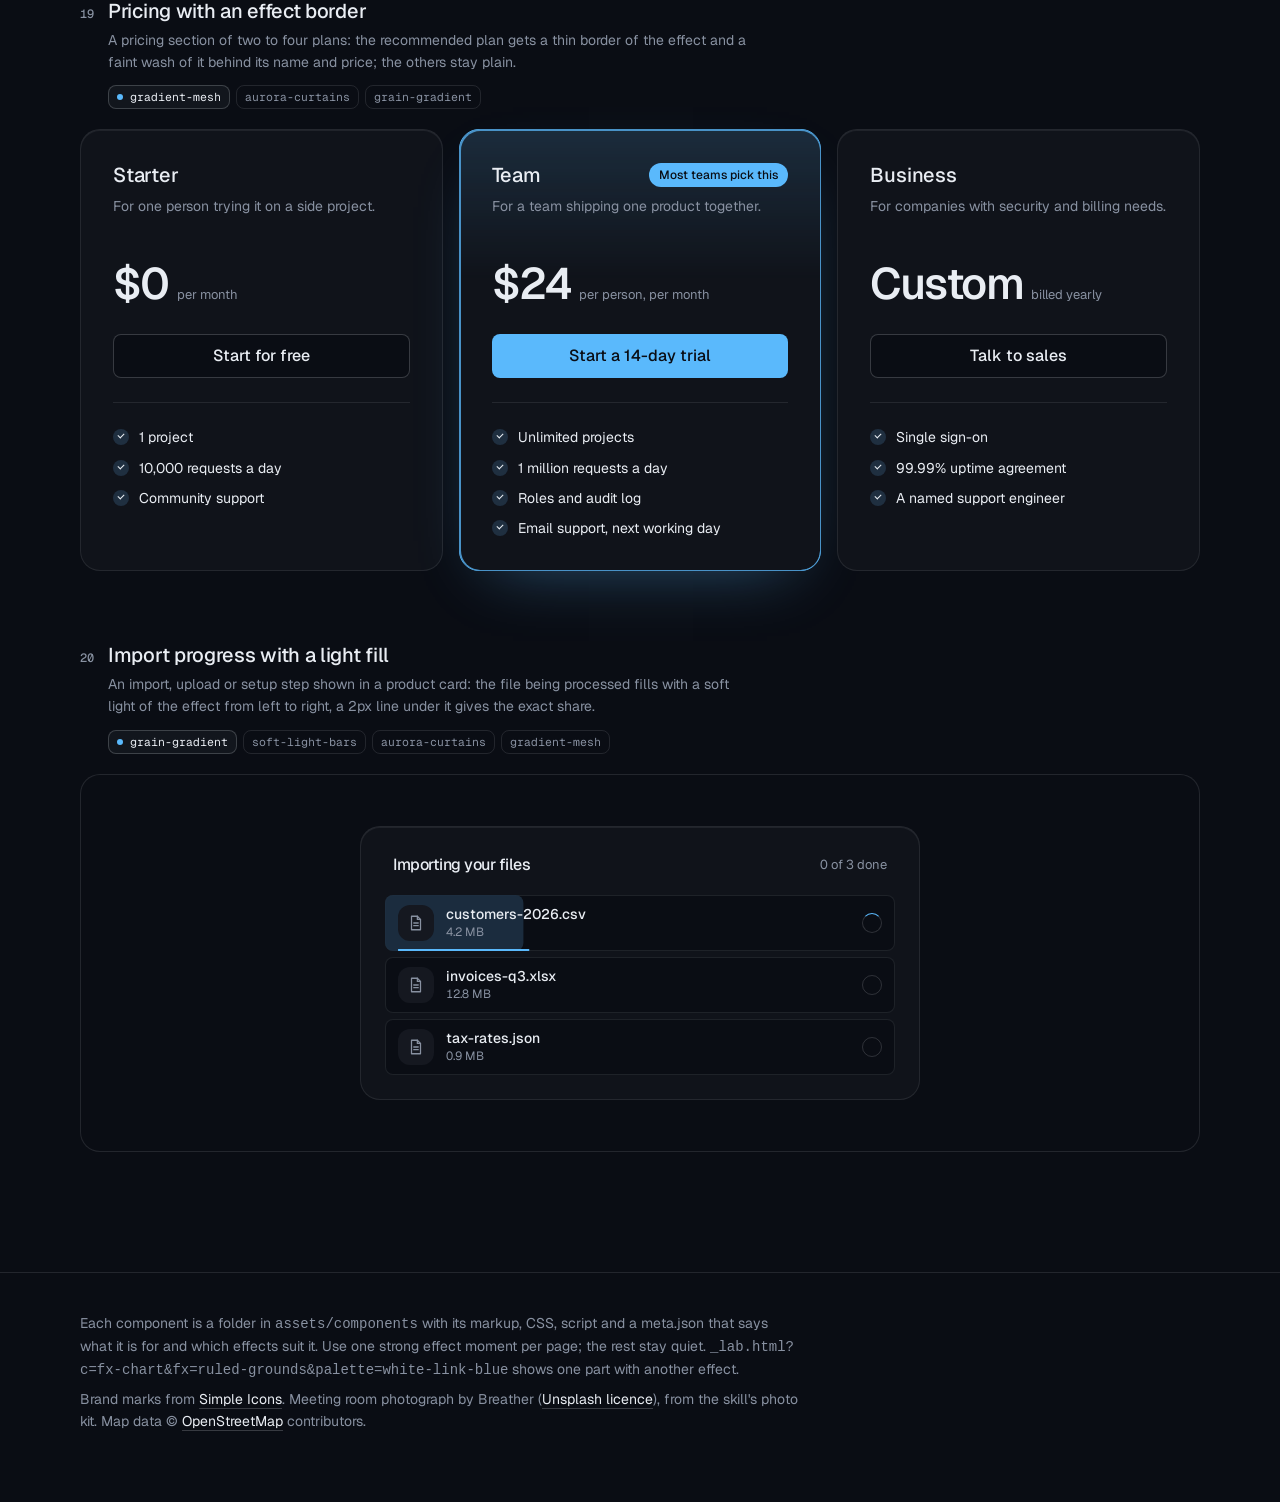
<file: .claude/skills/taste-skill/assets/components/index.html>
<!doctype html>
<html lang="en" data-radius="soft">
<head>
<script>window.__tpGlMax = 16;   /* a gallery shows many live effects at once; a page of a site keeps the default 4 (fx.js) */</script>
<meta charset="utf-8">
<meta name="viewport" content="width=device-width, initial-scale=1">
<title>Effect components</title>
<link rel="preconnect" href="https://fonts.googleapis.com">
<link rel="preconnect" href="https://fonts.gstatic.com" crossorigin>
<link href="https://fonts.googleapis.com/css2?family=Geist:wght@100..900&family=Geist+Mono:wght@400..600&display=swap" rel="stylesheet">
<link rel="stylesheet" href="../system.css">
<link rel="stylesheet" href="./base.css">
<style>
  :root {
    --font-display: "Geist", system-ui, sans-serif;
    --font-text: "Geist", system-ui, sans-serif;
    --font-mono: "Geist Mono", ui-monospace, monospace;
    --display-weight: 560;
    --display-tracking: -0.03em;
    --container: 1200px;
  }
  body { min-height: 100vh; }
  .top {
    position: sticky; top: 0; z-index: 50; height: 64px; background: var(--bg);
    border-bottom: 1px solid var(--line);
  }
  .top .container { height: 100%; display: flex; align-items: center; justify-content: space-between; gap: 16px; }
  .brand { display: flex; align-items: center; gap: 10px; font-weight: 560; letter-spacing: -0.01em; }
  .brand small { font: 400 13px/1 var(--font-mono); color: var(--muted); }
  .top nav { display: flex; align-items: center; gap: 20px; }
  .top nav a.link { font-size: 14px; }
  .swatches { display: flex; gap: 4px; padding: 3px; border: 1px solid var(--line); border-radius: 999px; background: var(--bg); }
  .swatches button {
    width: 30px; height: 30px; border-radius: 999px; border: 0; padding: 0; cursor: pointer; position: relative;
    background: var(--sw-bg);
  }
  .swatches button::after {
    content: ""; position: absolute; inset: 9px; border-radius: 999px; background: var(--sw-accent);
    box-shadow: 0 0 0 1px color-mix(in oklab, var(--sw-ink) 25%, transparent);
  }
  .swatches button[aria-pressed="true"] { box-shadow: 0 0 0 2px var(--ink); }
  .swatches button:focus-visible { outline-offset: 3px; }

  .intro { padding-block: 64px 40px; display: grid; grid-template-columns: minmax(0, 6fr) minmax(0, 6fr); gap: 48px; align-items: end; }
  .intro h1 { font-size: clamp(34px, 2.2vw + 18px, 52px); line-height: 1.05; max-width: 15ch; }
  .intro p { margin-top: 16px; color: var(--muted); font-size: var(--t-body); line-height: 1.55; max-width: 52ch; }
  .index { display: flex; flex-wrap: wrap; gap: 6px; justify-content: flex-start; }
  @media (max-width: 1023px) { .intro { grid-template-columns: minmax(0, 1fr); gap: 28px; } }
  .index a {
    display: inline-flex; align-items: center; gap: 8px; height: 30px; padding: 0 11px; border-radius: 999px;
    border: 1px solid var(--line); font-size: 13px; color: var(--ink);
    transition: border-color var(--dur) var(--ease), background-color var(--dur) var(--ease);
  }
  .index a span { font-family: var(--font-mono); font-size: 11px; color: var(--muted); }
  .index a:hover { border-color: var(--line-strong); background: color-mix(in oklab, var(--ink) 4%, var(--bg)); }

  /* every part spans two rows of the list (its notes, its stage) as a subgrid, so the two parts of a
     half-width pair share one notes height and one stage height: their stages start and end level */
  .list { display: grid; grid-template-columns: repeat(2, minmax(0, 1fr)); column-gap: 24px; row-gap: 0; padding-bottom: 120px; }
  .sc { grid-column: 1 / -1; grid-row: span 2; display: grid; grid-template-rows: subgrid; row-gap: 20px; min-width: 0; scroll-margin-top: 88px; padding-top: 72px; }
  .sc:first-child { padding-top: 0; }
  .sc.is-half { grid-column: auto; }
  .sc.is-half .sc__stage:not(.is-center) { display: grid; }
  .sc__meta { display: grid; grid-template-columns: auto 1fr; column-gap: 14px; row-gap: 6px; align-items: baseline; align-content: start; }
  .sc__note { grid-column: 2; margin: 2px 0 0; font-size: 13px; color: var(--muted); }
  .sc__note::before { content: "Try it: "; color: var(--ink); font-weight: 500; }
  .sc__no { font: 500 12px/1 var(--font-mono); color: var(--muted); padding-top: 2px; }
  .sc__name { font: 500 20px/1.25 var(--font-text); letter-spacing: -0.015em; margin: 0; }
  .sc__for { grid-column: 2; color: var(--muted); font-size: 14px; line-height: 1.55; max-width: 72ch; margin: 0; }
  .sc__fx { grid-column: 2; display: flex; flex-wrap: wrap; gap: 6px; margin-top: 6px; }
  .sc__fx li {
    font: 400 11.5px/1 var(--font-mono); color: var(--muted); height: 24px; display: inline-flex; align-items: center;
    padding: 0 8px; border-radius: var(--r-sm); border: 1px solid var(--line);
  }
  .sc__fx li.is-on { color: var(--ink); border-color: var(--line-strong); background: color-mix(in oklab, var(--ink) 5%, var(--bg)); }
  .sc__fx li.is-on::before { content: ""; width: 6px; height: 6px; border-radius: 99px; background: var(--accent); margin-right: 7px; }
  .sc__stage {
    position: relative; min-width: 0; border: 1px solid var(--line); border-radius: var(--r-lg);
    padding: clamp(20px, 4vw, 56px); background: var(--bg);
  }
  .sc__stage.is-tall { padding-block: clamp(56px, 8vw, 120px); }
  .sc__stage.is-flush { padding: 0; border: 0; }
  .sc__stage.is-center { display: grid; place-items: center; min-height: 320px; }
  /* one object, at a size a page would give it */
  #fx-dither-object .sc__stage { display: grid; justify-items: center; }
  #fx-dither-object .cx-obj { width: min(100%, 720px); }
  .sc__pick { grid-column: 2; display: flex; flex-wrap: wrap; gap: 4px; margin-top: 8px; }
  .sc__pick button {
    height: 30px; padding: 0 12px; border-radius: 999px; border: 1px solid var(--line); background: var(--bg);
    font: 500 13px/1 var(--font-text); color: var(--muted); cursor: pointer;
  }
  .sc__pick button:hover { color: var(--ink); border-color: var(--line-strong); }
  .sc__pick button[aria-pressed="true"] { color: var(--ink); border-color: var(--line-strong); background: color-mix(in oklab, var(--ink) 6%, var(--bg)); }
  /* the search list opens below its field: leave it room inside the frame */
  #fx-search .sc__stage { min-height: 440px; place-items: start center; padding-top: 72px; }
  .sc__stage:empty::after { content: "Loading"; color: var(--muted); font-size: 13px; }

  .foot { border-top: 1px solid var(--line); padding: 40px 0 64px; color: var(--muted); font-size: 14px; }
  .foot p { max-width: 80ch; margin: 0 0 8px; }
  .foot a { color: var(--ink); text-decoration: underline; text-decoration-color: var(--line-strong); text-underline-offset: 4px; }

  @media (max-width: 899px) {
    .list { grid-template-columns: minmax(0, 1fr); }
    .sc.is-half { grid-column: 1 / -1; }
    .top nav a.link { display: none; }
  }
  @media (max-width: 639px) {
    .intro { padding-block: 48px 32px; }
    .sc { padding-top: 48px; }
    .sc__meta { grid-template-columns: 1fr; }
    .sc__no { display: none; }
    .sc__for, .sc__fx, .sc__note, .sc__pick { grid-column: 1; }
    .sc__stage.is-center { min-height: 240px; }
    .brand small { display: none; }
  }
</style>
</head>
<body>
<header class="top">
  <div class="container">
    <div class="brand">Effect components <small id="count"></small></div>
    <nav aria-label="Palette and links">
      <a class="link" href="../effects/gallery.html">Effects library</a>
      <div class="swatches" id="swatches" role="group" aria-label="Page palette"></div>
    </nav>
  </div>
</header>

<main>
  <section class="intro container">
    <div>
      <h1>Effects as parts of the page, not only behind it</h1>
      <p id="lede">Feature cards, real objects drawn in dither, type, numbers, buttons, borders, icons, a street map of the real place, a globe, charts and a photograph in its own colours. Every part takes its colours from the page palette: switch it at the top right. Parts that loop have a pause button.</p>
    </div>
    <nav class="index" id="index" aria-label="Components"></nav>
  </section>
  <div class="container list" id="list"></div>
</main>

<footer class="foot">
  <div class="container">
    <p>Each component is a folder in <code>assets/components</code> with its markup, CSS, script and a meta.json that says what it is for and which effects suit it. Use one strong effect moment per page; the rest stay quiet. <code>_lab.html?c=fx-chart&amp;fx=ruled-grounds&amp;palette=white-link-blue</code> shows one part with another effect.</p>
    <p>Brand marks from <a href="https://simpleicons.org/">Simple Icons</a>. Meeting room photograph by Breather (<a href="https://unsplash.com/photos/DEdM9Vs6s8w">Unsplash licence</a>), from the skill's photo kit. Map data © <a href="https://www.openstreetmap.org/copyright">OpenStreetMap</a> contributors.</p>
  </div>
</footer>

<script type="module">
  import fx from '../effects/fx.js';

  // component id, layout and stage style, in page order
  const COMPONENTS = [
    { id: 'fx-feature-card', stage: 'is-flush' },
    { id: 'fx-dither-object', stage: 'is-flush', note: 'pick an object, then point at it and move across: sound rings out of the cups, the seat swivels, the lens zooms, the rotors spin up and the drone lifts off. One object is live at a time, as on a real page.' },
    { id: 'fx-headline', stage: 'is-tall' },
    { id: 'fx-button', half: true, stage: 'is-center', note: 'hover or tab to a button. The light runs only while it is pointed at.' },
    { id: 'fx-prompt', half: true, stage: 'is-center' },
    { id: 'fx-icon-tiles', stage: 'is-flush' },
    { id: 'fx-stat' },
    { id: 'fx-globe', stage: 'is-flush' },
    { id: 'fx-map', stage: 'is-flush' },
    { id: 'fx-chart', half: true, stage: 'is-flush' },
    { id: 'fx-bars', half: true, stage: 'is-flush' },
    { id: 'fx-band', stage: 'is-flush' },
    { id: 'fx-spotlight', stage: 'is-flush' },
    { id: 'fx-photo', stage: 'is-flush' },
    { id: 'fx-avatar', half: true, stage: 'is-center' },
    { id: 'fx-search', half: true, stage: 'is-center' },
    { id: 'fx-logos' },
    { id: 'fx-tabs' },
    { id: 'fx-pricing', stage: 'is-flush' },
    { id: 'fx-progress', stage: 'is-center' },
  ];

  const PALETTES = [
    { id: 'blue-black-cornflower', name: 'Night, cornflower', bg: '#0a0d14', surface: '#131824', ink: '#e9edf3', muted: '#8891a1', accent: '#5ab9fc', accentInk: '#0a0d14' },
    { id: 'graphite-safety-orange', name: 'Graphite, orange', bg: '#18191b', surface: '#222427', ink: '#eff0f1', muted: '#9c9ea3', accent: '#ff4a1f', accentInk: '#18191b' },
    { id: 'white-link-blue', name: 'White, blue', bg: '#ffffff', surface: '#f4f4f4', ink: '#111111', muted: '#6b6b6b', accent: '#1a4be0', accentInk: '#ffffff' },
    { id: 'moss-sand', name: 'Sand, moss', bg: '#ddd6c6', surface: '#d2cab8', ink: '#2a2a26', muted: '#59574e', accent: '#4f6238', accentInk: '#ffffff' },
    { id: 'cobalt-field', name: 'Cobalt field', bg: '#0034eb', surface: '#002fd6', ink: '#ffffff', muted: '#dfe4f2', accent: '#e9e34a', accentInk: '#111111' },
  ];

  const q = new URLSearchParams(location.search);
  if (q.has('time')) fx.setClock(+q.get('time'));
  if (q.has('fallback')) fx.config.forceFallback = true;
  const only = q.get('only') ? q.get('only').split(',') : null;
  const list = document.getElementById('list');
  const index = document.getElementById('index');
  const swatches = document.getElementById('swatches');

  /*
    The budget: a laptop's integrated GPU shares its memory with everything else, so this page never
    holds more than 4 live WebGL contexts. A part is started when it comes near the viewport and
    destroyed when it leaves it; still parts draw once and free their context; fx.js frees any idle
    off-screen context past 4. liveGL() counts the contexts that are open right now.
  */
  fx.config.maxLive = 4;
  const contexts = new Set();
  let peakGL = 0;
  const getContext = HTMLCanvasElement.prototype.getContext;
  HTMLCanvasElement.prototype.getContext = function (type, ...rest) {
    const c = getContext.call(this, type, ...rest);
    if (c && /webgl/i.test(type) && !contexts.has(c)) { contexts.add(c); peakGL = Math.max(peakGL, liveGL()); }
    return c;
  };
  function liveGL() {
    for (const c of contexts) if (c.isContextLost()) contexts.delete(c);
    return contexts.size;
  }

  // the dither object: one live at a time, switched here (a real page shows one object)
  const OBJECTS = {
    headphones: ['Headphones', 'Over-ear, wireless'],
    chair: ['Office chair', 'Swivel seat on five castors'],
    camera: ['Camera', 'Mirrorless, with a zoom lens'],
    drone: ['Drone', 'Four rotors and a camera'],
  };
  let object = OBJECTS[q.get('object')] ? q.get('object') : 'headphones';
  // print (ordered dither, the default) or studio (a smooth shaded render: no picker until it is anti-aliased; ?render=studio)
  let render = q.get('render') === 'studio' ? 'studio' : 'print';

  function applyPalette(p) {
    const c = fx.color;
    const action = c.contrast(p.accent, p.bg) >= 2.2 ? p.accent : p.ink;
    const actionInk = action === p.accent ? p.accentInk : p.bg;
    const s = document.documentElement.style;
    const set = (k, v) => s.setProperty(k, v);
    set('--p-bg', p.bg); set('--p-surface', p.surface); set('--p-ink', p.ink); set('--p-muted', p.muted);
    set('--p-accent', p.accent); set('--p-accent-ink', p.accentInk); set('--p-action', action); set('--p-action-ink', actionInk);
    document.documentElement.style.colorScheme = c.isDark(p.bg) ? 'dark' : 'light';
    for (const b of swatches.children) b.setAttribute('aria-pressed', String(b.dataset.id === p.id));
  }

  async function load(entry) {
    const base = `./${entry.id}/`;
    const [meta, html, mod] = await Promise.all([
      fetch(base + 'meta.json').then(r => (r.ok ? r.json() : null)),
      fetch(base + 'component.html').then(r => (r.ok ? r.text() : null)),
      import(base + 'component.js').catch(err => { console.warn(entry.id, err); return null; }),
    ]).catch(() => [null, null, null]);
    if (!meta || !html || !mod) return null;
    const link = document.createElement('link');
    link.rel = 'stylesheet';
    link.href = base + 'component.css';
    document.head.append(link);
    await new Promise(r => { link.onload = link.onerror = r; });
    return { ...entry, meta, html, mod };
  }

  function section(e, n) {
    const s = document.createElement('section');
    s.className = 'sc' + (e.half ? ' is-half' : '');
    s.id = e.id;
    const fxList = (e.meta.effects || []).map(id => `<li class="${id === e.meta.default ? 'is-on' : ''}">${id}</li>`).join('');
    const pick = e.id === 'fx-dither-object'
      ? `<div class="sc__pick" role="group" aria-label="Object">${Object.keys(OBJECTS).map(k => `<button type="button" data-object="${k}" aria-pressed="${k === object}">${OBJECTS[k][0]}</button>`).join('')}</div>`
      : '';
    s.innerHTML = `
      <div class="sc__meta">
        <span class="sc__no">${String(n).padStart(2, '0')}</span>
        <h2 class="sc__name">${e.meta.name}</h2>
        <p class="sc__for">${e.meta.for}</p>
        ${fxList ? `<ul class="sc__fx" aria-label="Effects that suit it">${fxList}</ul>` : ''}
        ${pick}
        ${e.note ? `<p class="sc__note">${e.note}</p>` : ''}
      </div>
      <div class="sc__stage ${e.stage || ''}"></div>`;
    return s;
  }

  // the markup is placed at once (the page keeps its full height); the scripts run only near the viewport
  function markup(e) {
    const stage = e.section.querySelector('.sc__stage');
    stage.innerHTML = e.html;
    if (e.id === 'fx-dither-object') {
      const fig = stage.querySelector('.cx-obj');
      fig.dataset.cxObject = object;
      if (render === 'studio') fig.dataset.cxRender = 'studio'; else delete fig.dataset.cxRender;
      fig.querySelector('.cx-obj__stage').removeAttribute('aria-label');
    }
    return stage;
  }
  function start(e) {
    if (e.ctrl) return;
    const stage = markup(e);
    try { e.ctrl = e.mod.default(stage.firstElementChild || stage) || { destroy() {} }; } catch (err) { console.error(e.id, err); e.ctrl = { destroy() {} }; }
  }
  function stop(e) {
    if (!e.ctrl) return;
    try { e.ctrl.destroy?.(); } catch (err) { console.warn(e.id, err); }
    fx.unmountAll(e.section);
    e.ctrl = null;
  }

  function setPalette(p, entries) {
    entries.forEach(stop);
    applyPalette(p);
    try { localStorage.setItem('cx-palette', p.id); } catch (_) {}
    requestAnimationFrame(() => entries.forEach(e => (e.near ? start(e) : markup(e))));
  }

  let saved = null;
  try { saved = localStorage.getItem('cx-palette'); } catch (_) {}
  const first = PALETTES.find(p => p.id === q.get('palette')) || PALETTES.find(p => p.id === saved) || PALETTES[0];
  for (const p of PALETTES) {
    const b = document.createElement('button');
    b.type = 'button';
    b.dataset.id = p.id;
    b.title = p.name;
    b.setAttribute('aria-label', p.name);
    b.style.setProperty('--sw-bg', p.bg);
    b.style.setProperty('--sw-accent', p.accent);
    b.style.setProperty('--sw-ink', p.ink);
    swatches.append(b);
  }
  applyPalette(first);

  const wanted = COMPONENTS.filter(c => !only || only.includes(c.id));
  const entries = (await Promise.all(wanted.map(load))).filter(Boolean);
  document.getElementById('count').textContent = `${entries.length} parts`;
  entries.forEach((e, i) => {
    e.section = section(e, i + 1);
    list.append(e.section);
    markup(e);
    const a = document.createElement('a');
    a.href = '#' + e.id;
    a.innerHTML = `<span>${String(i + 1).padStart(2, '0')}</span>${e.meta.name}`;
    index.append(a);
  });
  await document.fonts.ready;
  const near = new IntersectionObserver(seen => {
    for (const en of seen) {
      const e = entries.find(x => x.section === en.target);
      if (!e) continue;
      e.near = en.isIntersecting;
      if (e.near) start(e); else stop(e);
    }
  }, { rootMargin: '10% 0px' });
  entries.forEach(e => near.observe(e.section));
  setTimeout(() => { document.documentElement.dataset.ready = '1'; }, 1500);

  swatches.addEventListener('click', ev => {
    const b = ev.target.closest('button');
    if (!b) return;
    const p = PALETTES.find(x => x.id === b.dataset.id);
    if (p) setPalette(p, entries);
  });
  list.addEventListener('click', ev => {
    const b = ev.target.closest('[data-object], [data-render]');
    if (!b || !(OBJECTS[b.dataset.object] || b.dataset.render)) return;
    if (b.dataset.render) render = b.dataset.render; else object = b.dataset.object;
    b.parentElement.querySelectorAll('button').forEach(x => x.setAttribute('aria-pressed', String(x === b)));
    const e = entries.find(x => x.id === 'fx-dither-object');
    stop(e);
    if (e.near) start(e); else markup(e);
  });
  window.__cx = {
    entries,
    setPalette: id => setPalette(PALETTES.find(p => p.id === id), entries),
    setObject: k => list.querySelector(`[data-object="${k}"]`)?.click(),
    gl: () => ({ live: liveGL(), peak: peakGL, started: entries.filter(e => e.ctrl).map(e => e.id) }),
  };
</script>

</body>
</html>
</file>
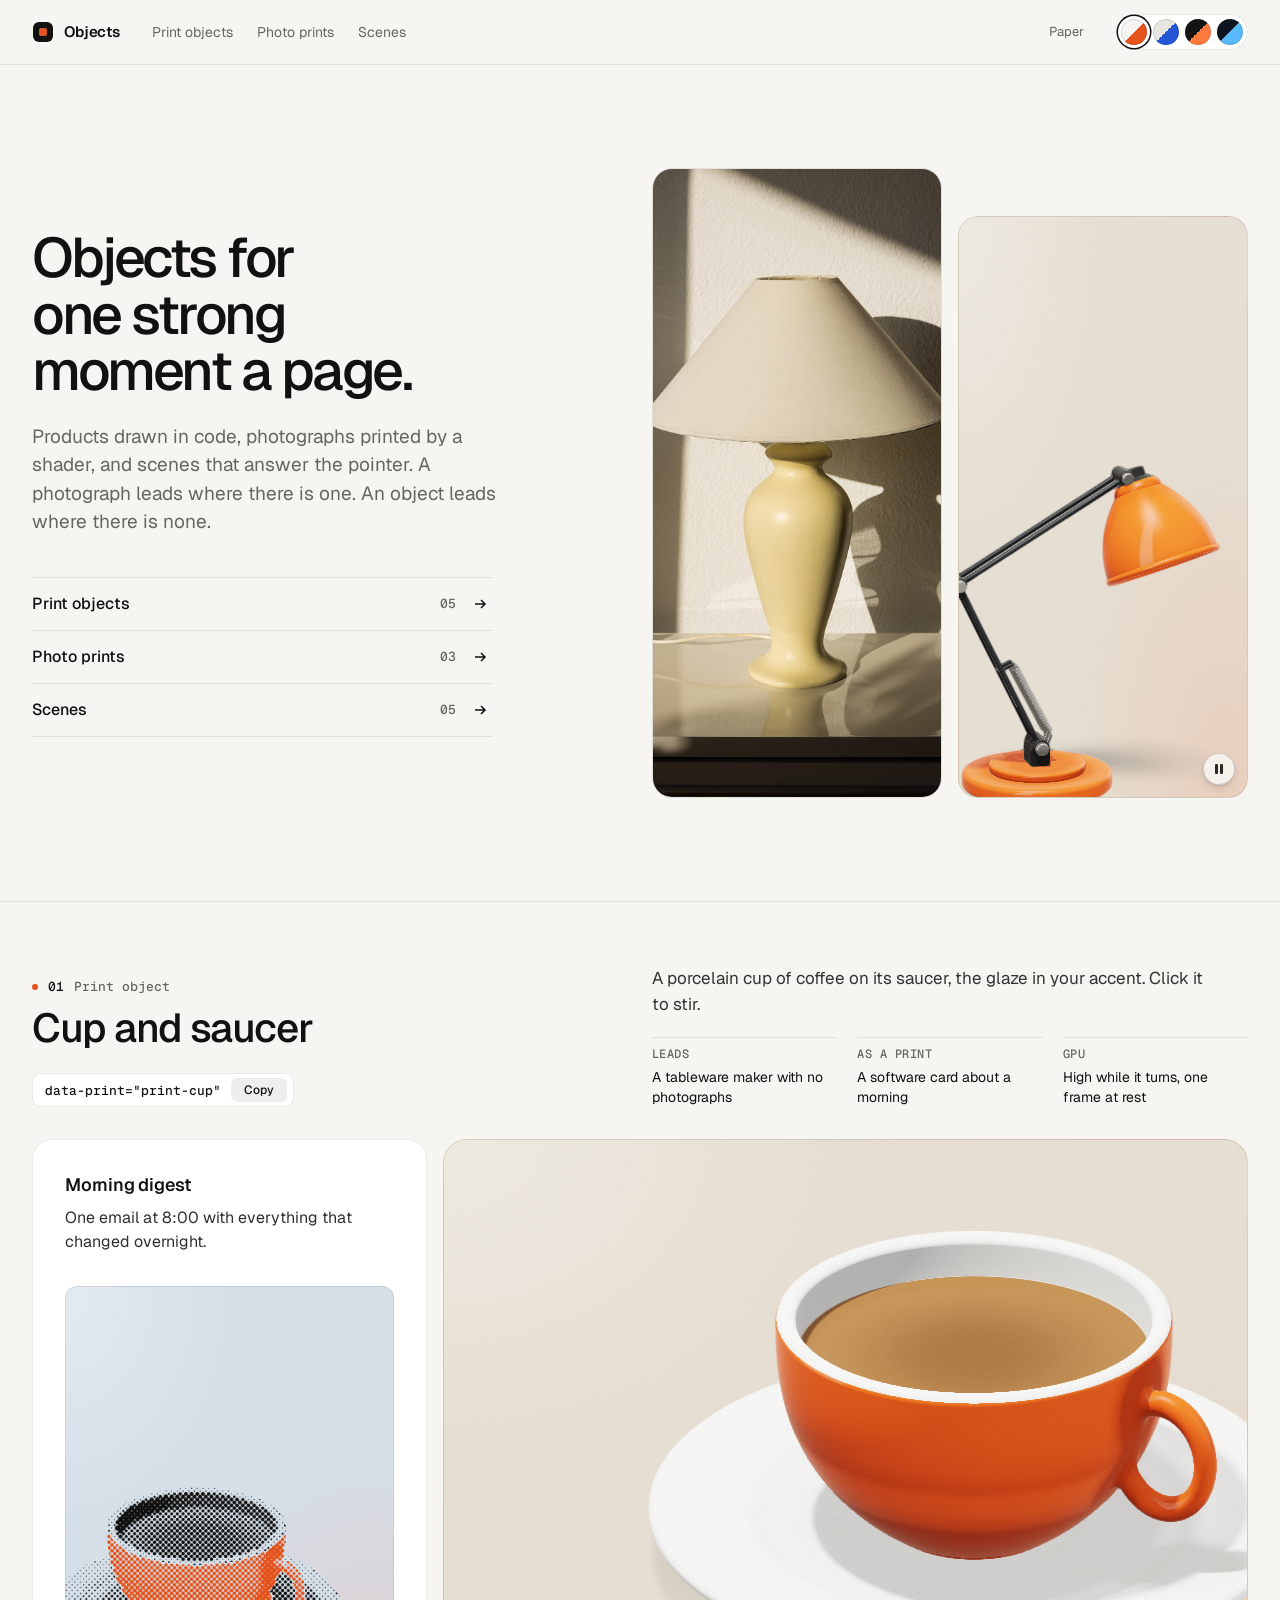
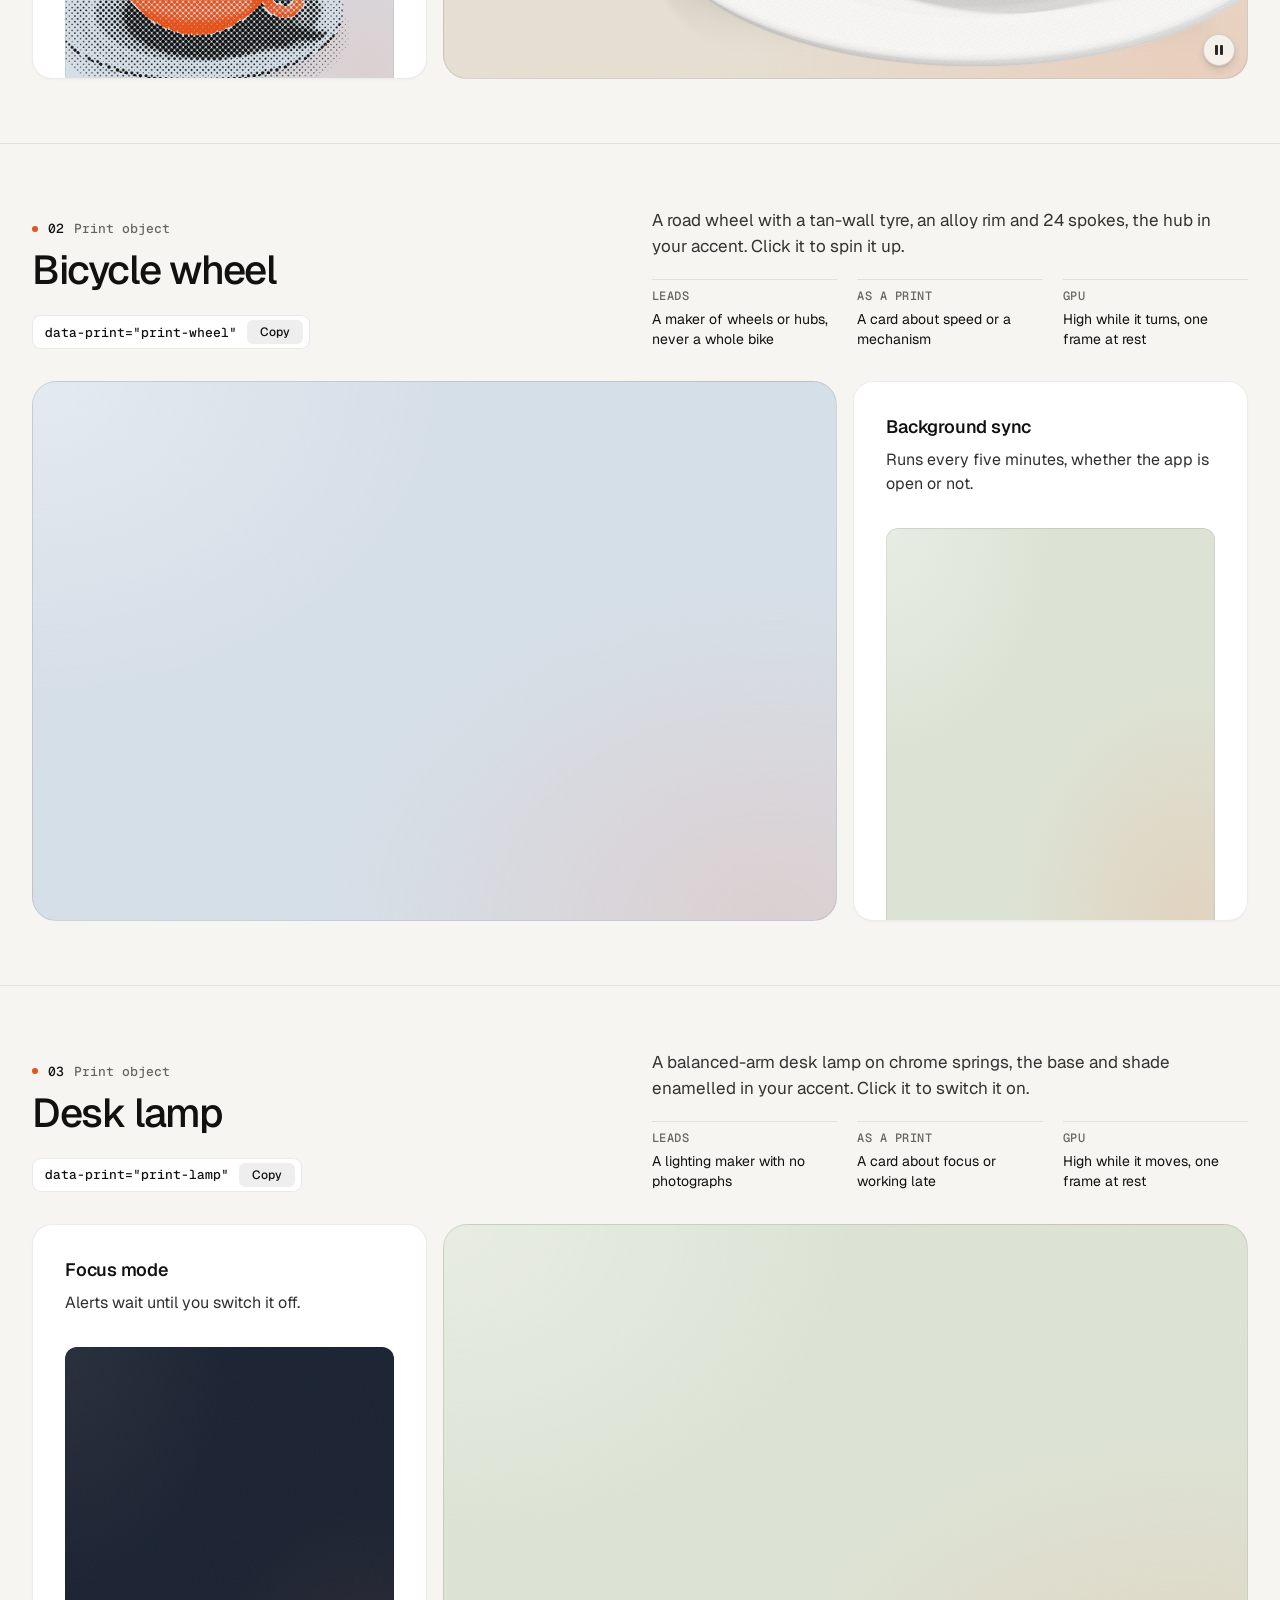
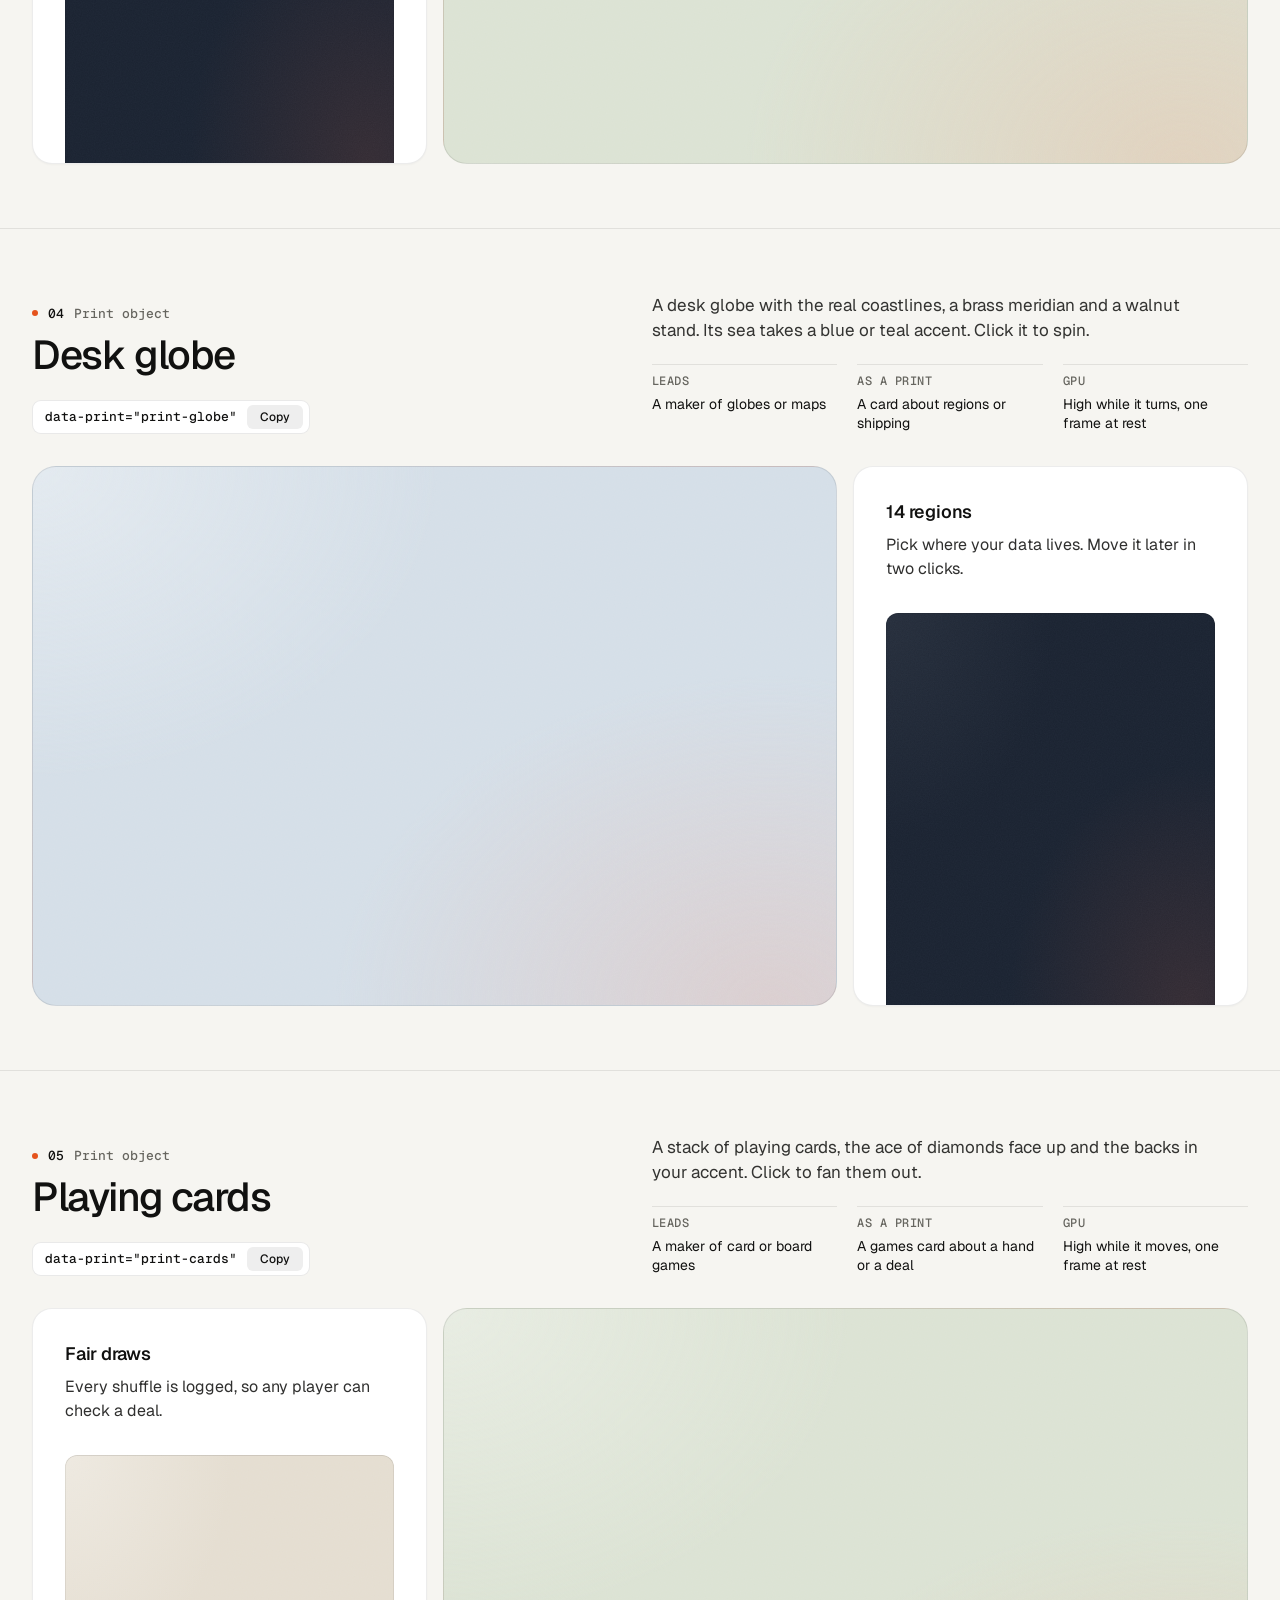
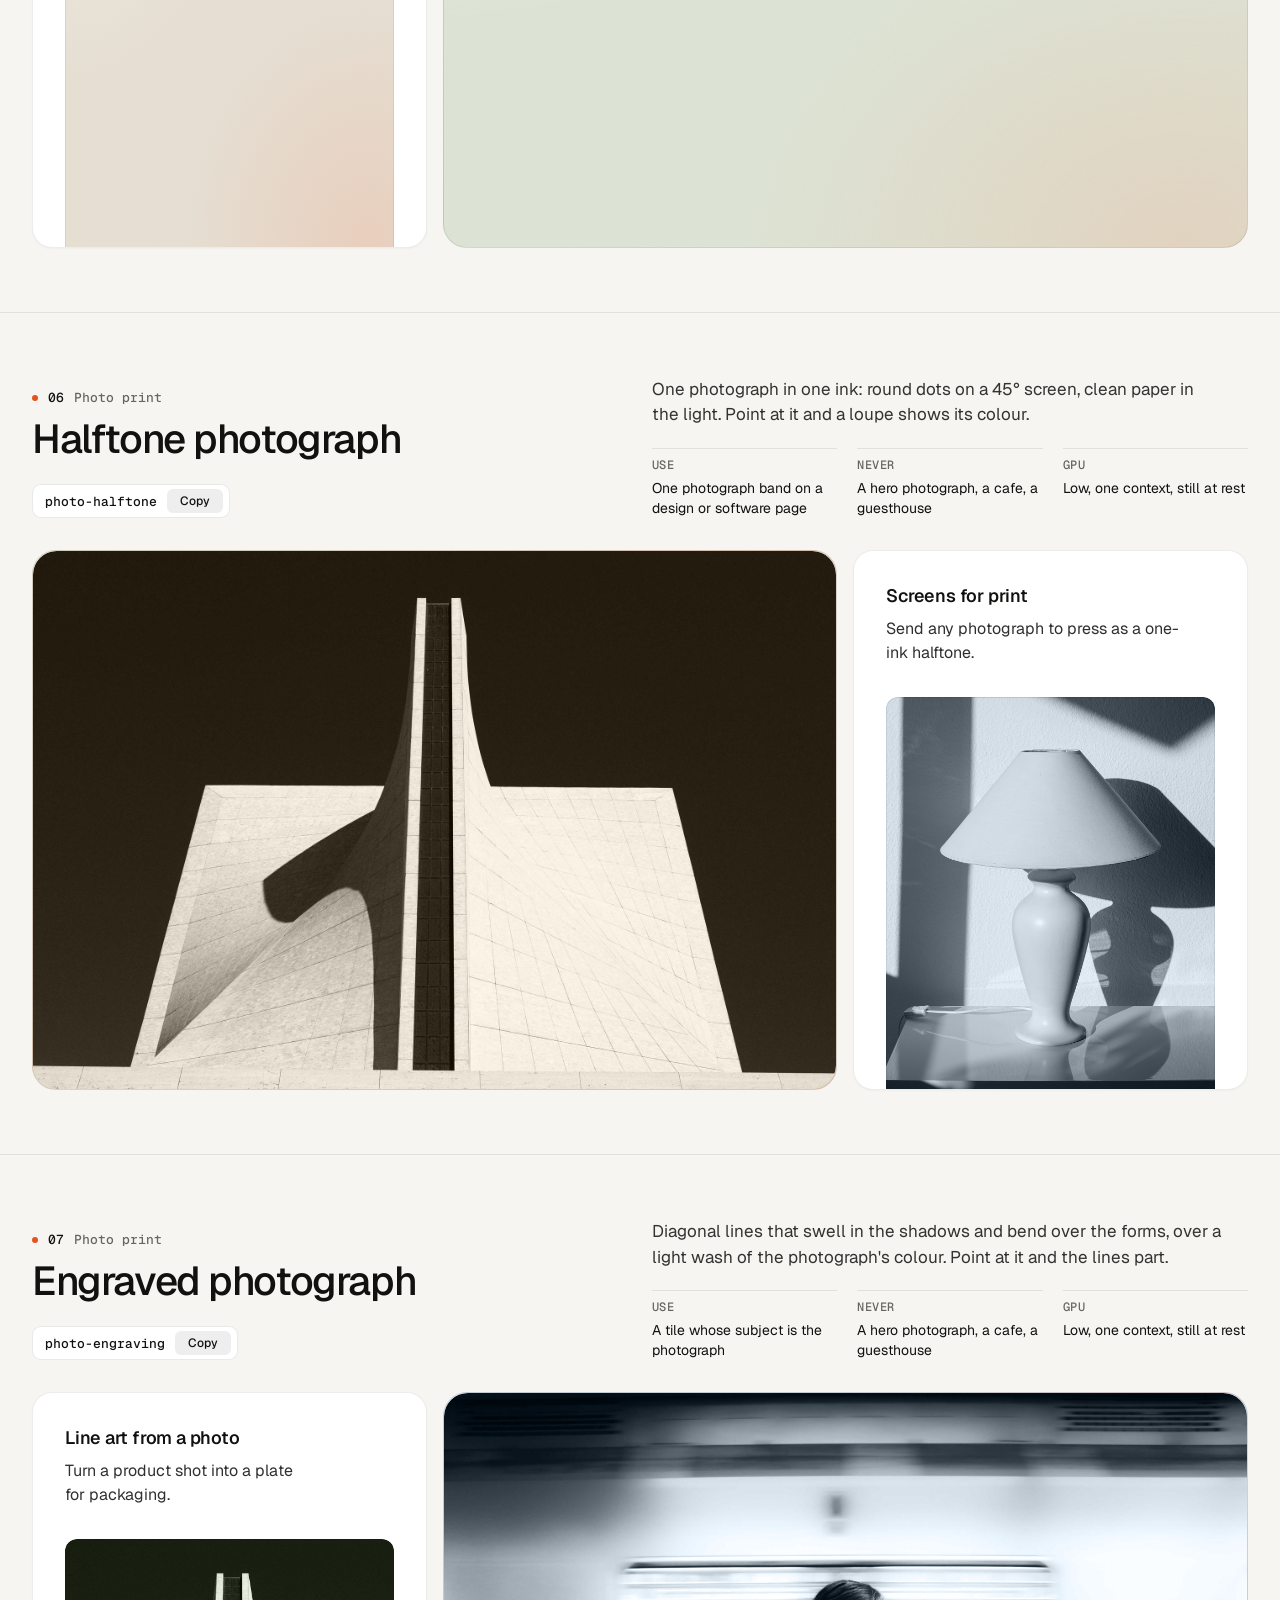
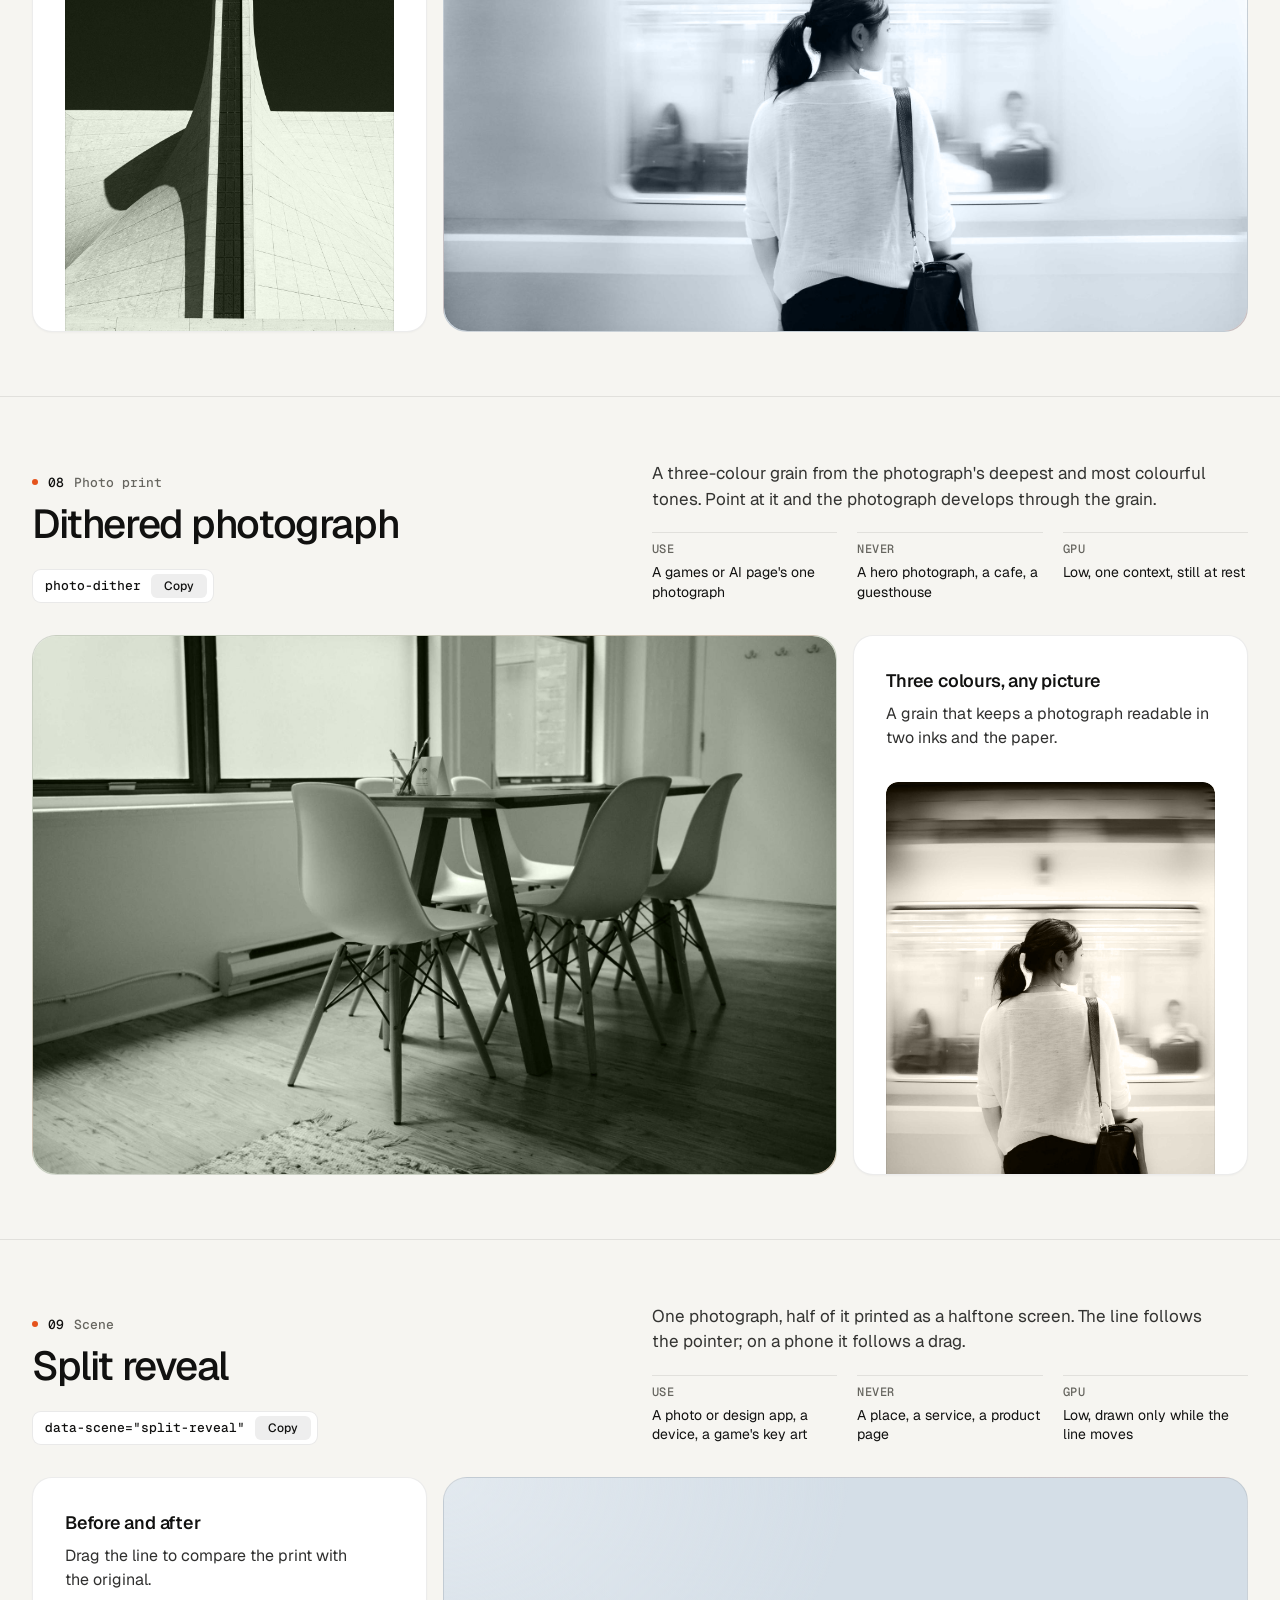
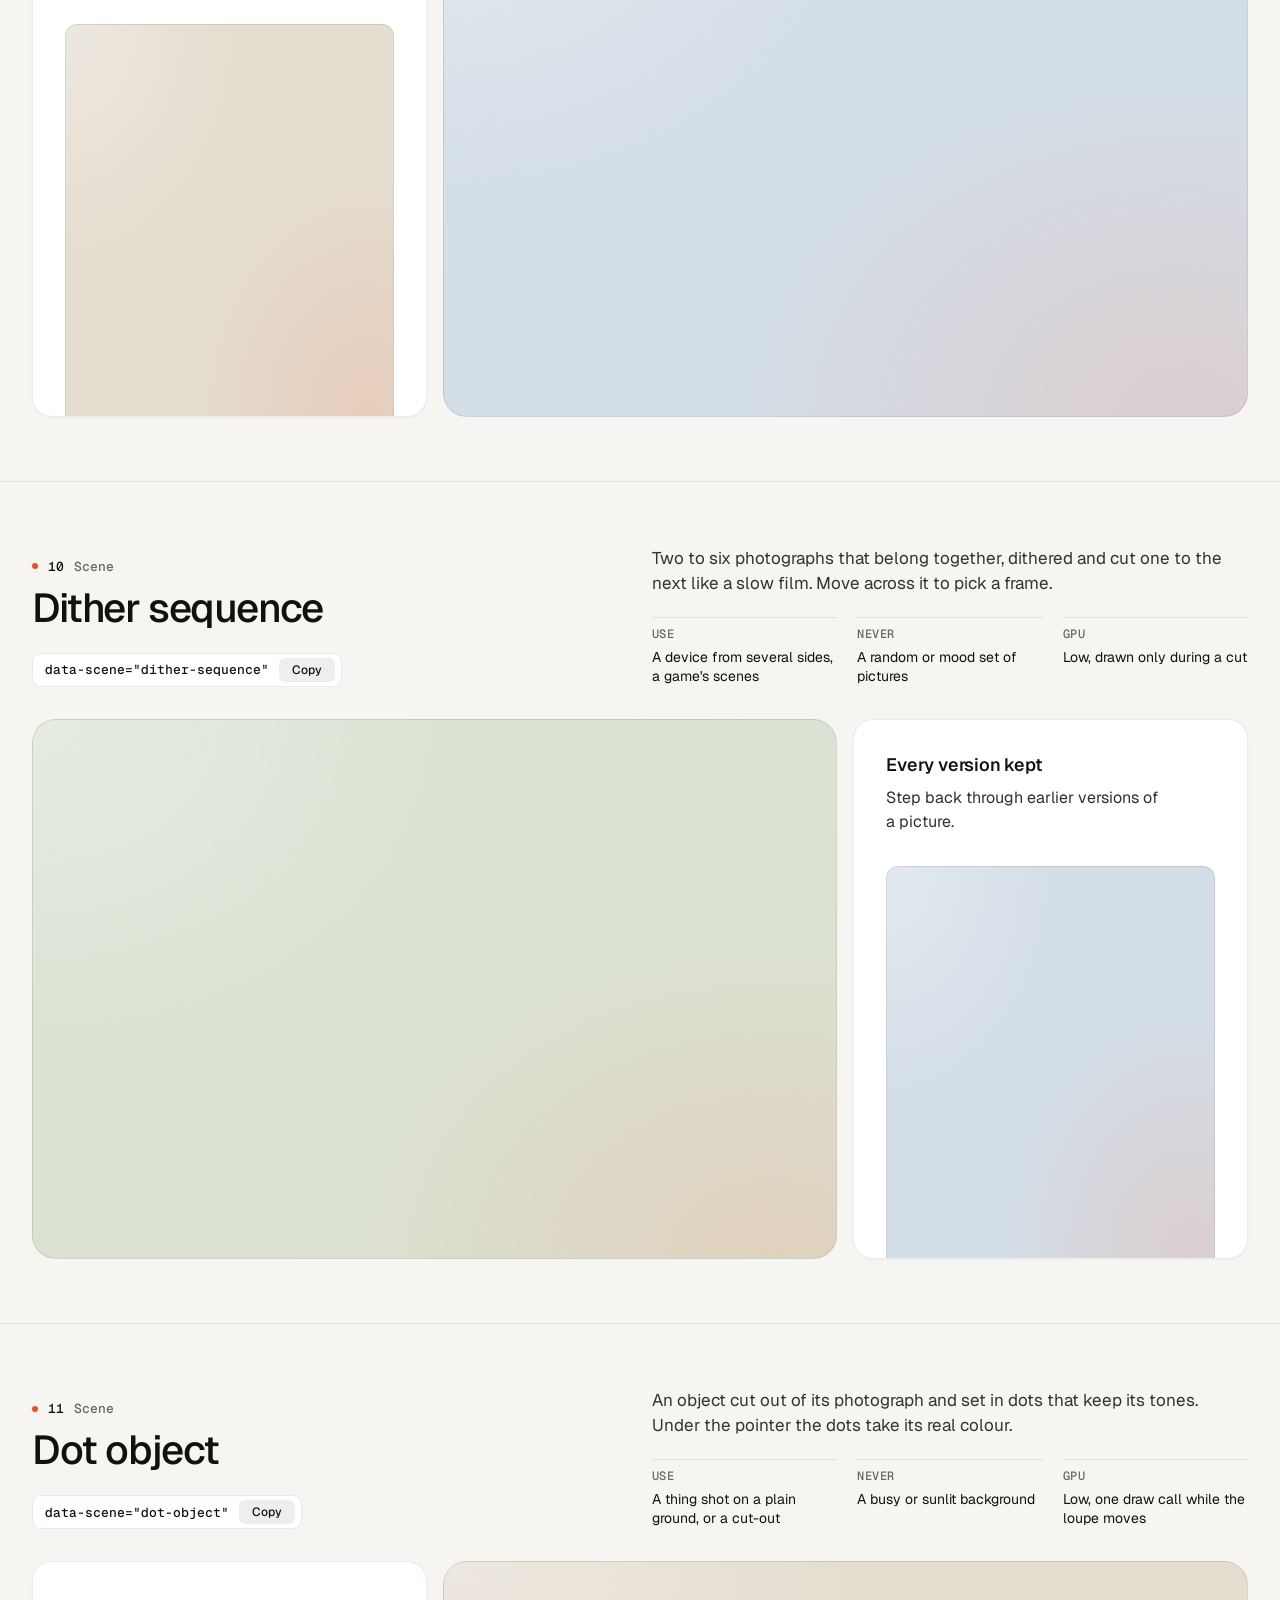
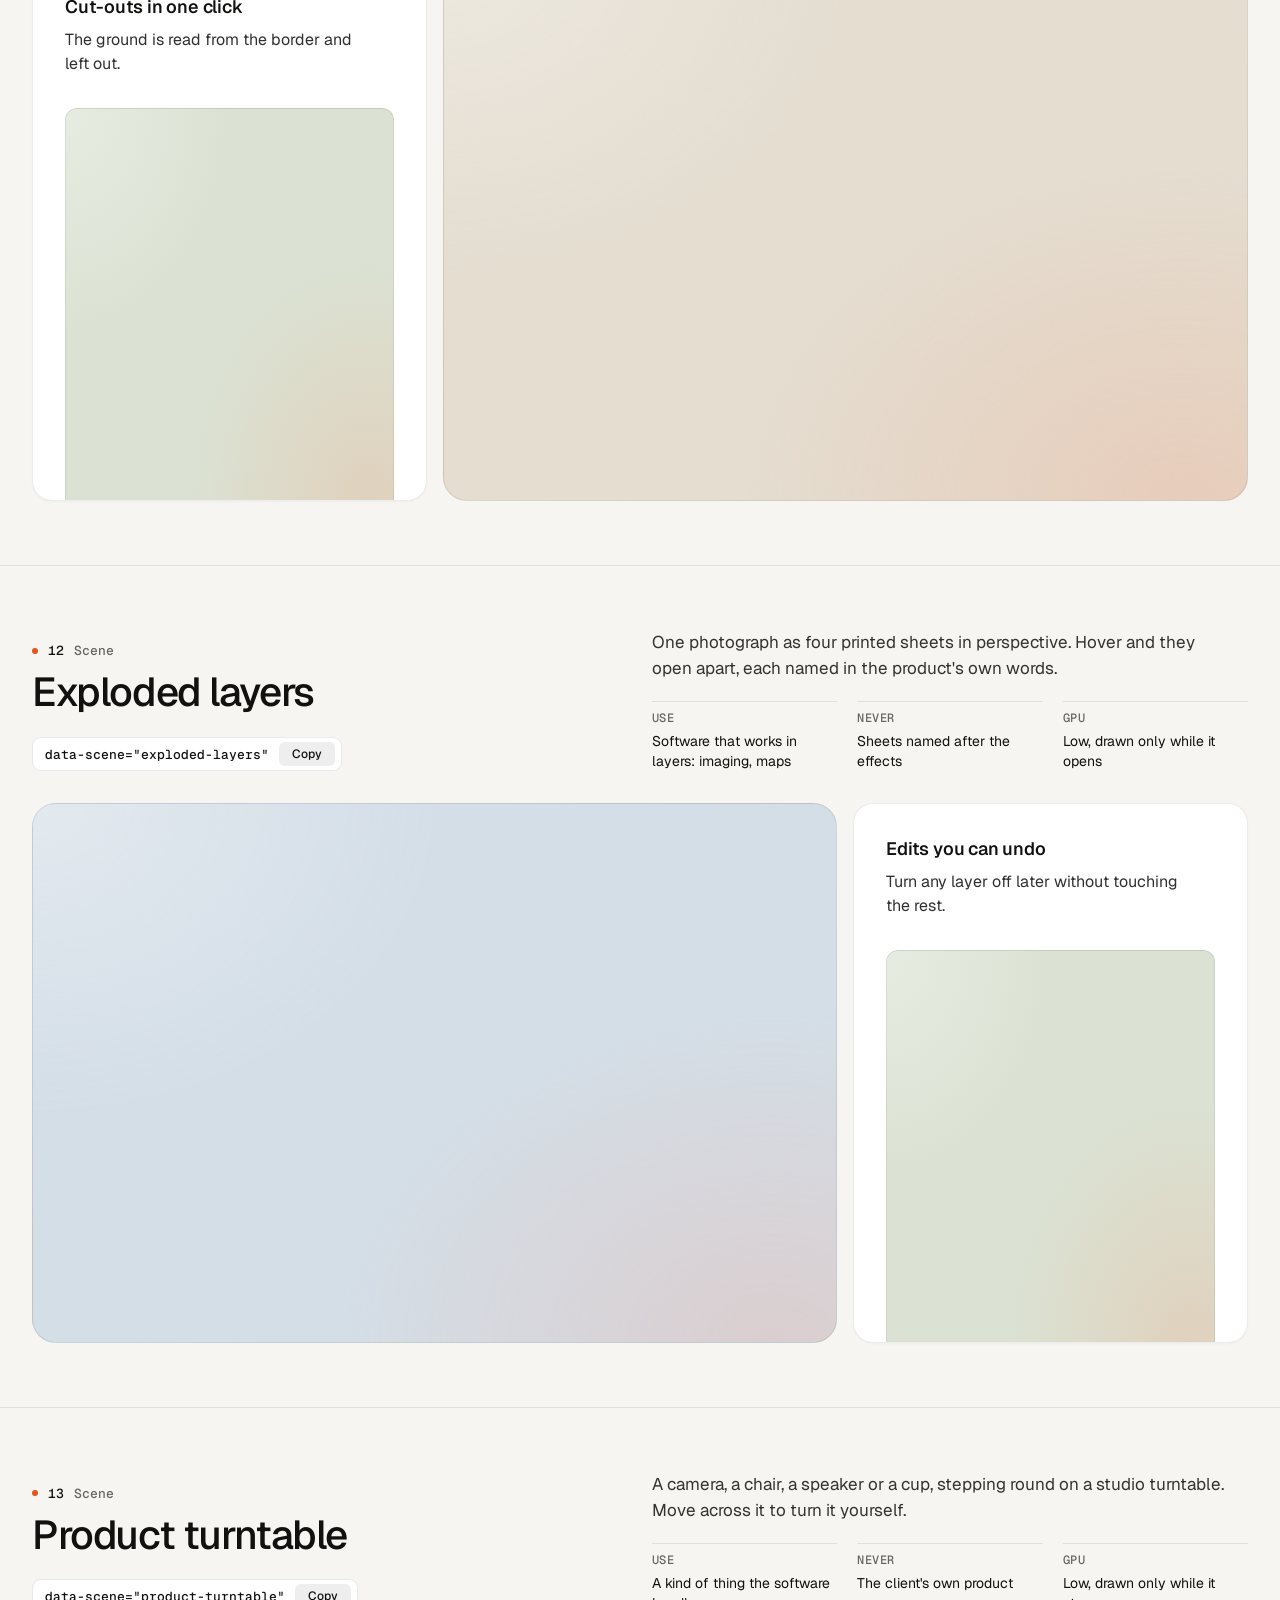
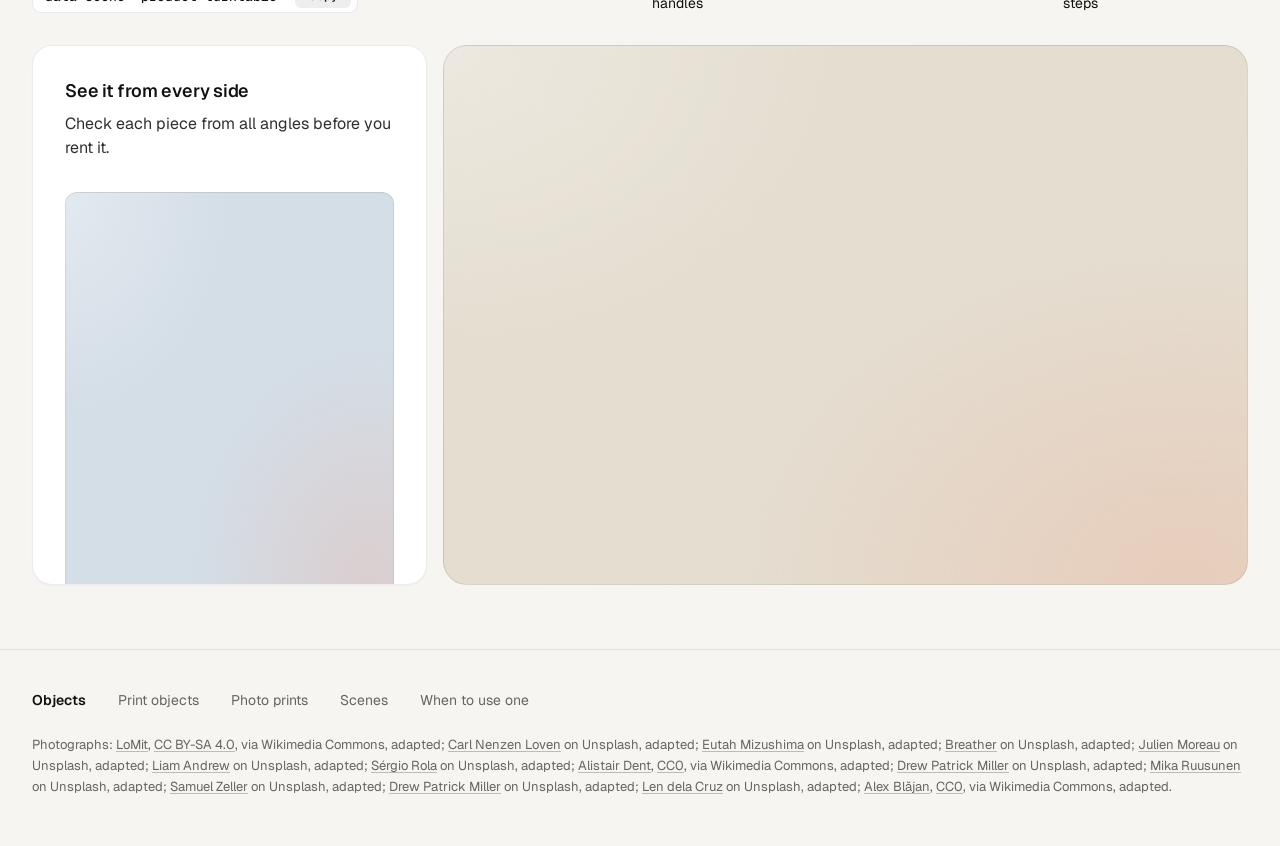
<file: .claude/skills/taste-skill/assets/objects/index.html>
<!doctype html>
<html lang="en" data-palette="paper">
<head>
<script>window.__tpGlMax = 16;   /* a gallery shows many live effects at once; a page of a site keeps the default 4 (fx.js) */</script>
<meta charset="utf-8">
<meta name="viewport" content="width=device-width, initial-scale=1">
<title>Objects</title>
<meta name="description" content="Thirteen objects for one strong moment a page: products drawn in code, photographs printed by a shader, scenes that answer the pointer.">
<link rel="icon" href="data:,">
<link rel="preconnect" href="https://fonts.googleapis.com">
<link rel="preconnect" href="https://fonts.gstatic.com" crossorigin>
<link href="https://fonts.googleapis.com/css2?family=Geist:wght@300..700&family=Geist+Mono:wght@400;500&display=swap" rel="stylesheet">
<link rel="stylesheet" href="../ui/base.css">
<link rel="stylesheet" href="../ui/cards.css">
<style>
  /* palettes: page tokens, four grounds (--g1 sand, --g2 sky, --g3 sage, --g4 deep) and the globe's sea */
  :root {
    --font-text: "Geist", system-ui, sans-serif; --font-mono: "Geist Mono", ui-monospace, monospace;
    --ease: cubic-bezier(.2, .7, .2, 1);
    --gutter: 32px; --max: 1312px;
  }
  [data-palette="paper"] { --bg: #f6f5f1; --card: #ffffff; --surface: #ffffff; --ink: #111110; --muted: #66655f; --accent: #e5531c; --accent-ink: #ffffff;
    --g1: #e4ddd0; --g2: #d4dee7; --g3: #dbe2d3; --g4: #1a2230; --sea: #2f6aa8; --line: rgb(17 17 16 / 0.09); }
  [data-palette="stone"] { --bg: #e6e5e1; --card: #f3f2ef; --surface: #f3f2ef; --ink: #1a1b1d; --muted: #5d5e62; --accent: #2456d6; --accent-ink: #ffffff;
    --g1: #d6d5d0; --g2: #c9d4df; --g3: #dad3c6; --g4: #1d2633; --sea: #2456d6; --line: rgb(26 27 29 / 0.1); }
  [data-palette="graphite"] { --bg: #0b0b0c; --card: #141416; --surface: #141416; --ink: #f2f2ef; --muted: #96979c; --accent: #ff7a3c; --accent-ink: #120c08;
    --g1: #1e1d1b; --g2: #17202a; --g3: #1b201b; --g4: #23262c; --sea: #4f9be0; --line: rgb(242 242 239 / 0.09); }
  [data-palette="night"] { --bg: #070b14; --card: #0e1420; --surface: #0e1420; --ink: #e9edf3; --muted: #8b94a4; --accent: #5ab9fc; --accent-ink: #07101a;
    --g1: #121a29; --g2: #0f2231; --g3: #16202b; --g4: #1b2536; --sea: #5ab9fc; --line: rgb(233 237 243 / 0.09); }

  * { box-sizing: border-box; }
  html { scroll-padding-top: 64px; }
  html, body { margin: 0; }
  body { font-family: var(--font-text); background: var(--bg); color: var(--ink); -webkit-font-smoothing: antialiased; font-size: 16px; line-height: 1.5;
    transition: background-color 320ms var(--ease), color 320ms var(--ease); }
  a { color: inherit; }
  .wrap { max-width: var(--max); margin: 0 auto; padding: 0 var(--gutter); }

  /* ------------------------------------------------ the bar */
  .bar { position: sticky; top: 0; z-index: 30; background: color-mix(in oklab, var(--bg) 84%, transparent); backdrop-filter: blur(16px) saturate(1.2); border-bottom: 1px solid var(--line); }
  .bar__in { height: 64px; display: flex; align-items: center; gap: 32px; }
  .brand { display: inline-flex; align-items: center; gap: 10px; font-weight: 600; font-size: 15px; letter-spacing: -0.01em; text-decoration: none; }
  .brand svg { width: 22px; height: 22px; }
  .brand svg .a { fill: var(--accent); transition: transform 420ms var(--ease); transform-origin: 11px 11px; }
  .brand:hover svg .a { transform: rotate(90deg); }
  .nav { display: flex; gap: 24px; font-size: 14px; }
  .nav a { position: relative; text-decoration: none; color: var(--muted); transition: color 180ms ease; padding: 6px 0; }
  .nav a::after { content: ""; position: absolute; left: 0; right: 0; bottom: 0; height: 1px; background: currentColor; transform: scaleX(0); transform-origin: left; transition: transform 260ms var(--ease); }
  .nav a:hover { color: var(--ink); }
  .nav a:hover::after { transform: scaleX(1); }
  .sp { flex: 1; }
  .swatches { display: flex; align-items: center; gap: 6px; padding: 4px; border-radius: 999px; border: 1px solid var(--line); background: var(--card); }
  .sw { position: relative; width: 26px; height: 26px; border-radius: 50%; border: 0; padding: 0; cursor: pointer; background: linear-gradient(135deg, var(--s-bg) 0 50%, var(--s-ac) 50% 100%);
    box-shadow: inset 0 0 0 1px rgb(0 0 0 / 0.12); transition: transform 200ms var(--ease); }
  .sw::after { content: ""; position: absolute; inset: -3px; border-radius: 50%; box-shadow: 0 0 0 1.5px var(--ink); opacity: 0; transform: scale(0.8); transition: opacity 200ms ease, transform 260ms var(--ease); }
  .sw:hover { transform: scale(1.08); }
  .sw:active { transform: scale(0.94); }
  .sw[aria-pressed="true"]::after { opacity: 1; transform: scale(1); }
  .sw:focus-visible { outline: 2px solid var(--ink); outline-offset: 3px; }
  .sw-label { font-size: 13px; color: var(--muted); min-width: 60px; text-align: right; }

  /* ------------------------------------------------ grounds: a soft lit mesh of the ground's own tone, a fine grain */
  .gr, .card > .panel.gr { --calm-k: 0%; background-color: var(--pg);
    background-image:
      radial-gradient(80% 90% at 92% 100%, color-mix(in oklab, var(--accent) 13%, var(--pg)), transparent 68%),
      radial-gradient(70% 80% at 0% 0%, color-mix(in oklab, var(--lift, #ffffff) var(--lift-k, 34%), var(--pg)), transparent 72%); }
  .gr.dk, [data-palette="graphite"] .gr, [data-palette="night"] .gr { --lift: #ffffff; --lift-k: 6%; }
  .grain { position: absolute; inset: 0; z-index: 0; pointer-events: none; opacity: .32; mix-blend-mode: soft-light; border-radius: inherit;
    background-image: url("data:image/svg+xml;utf8,<svg xmlns='http://www.w3.org/2000/svg' width='160' height='160'><filter id='n'><feTurbulence type='fractalNoise' baseFrequency='.85' numOctaves='2' stitchTiles='stitch'/><feColorMatrix values='0 0 0 0 .5  0 0 0 0 .5  0 0 0 0 .5  0 0 0 .9 0'/></filter><rect width='100%' height='100%' filter='url(%23n)'/></svg>"); }
  .slot { position: absolute; inset: 0; z-index: 1; border-radius: inherit; }
  .slot > .host { position: absolute; inset: 0; border-radius: inherit; overflow: hidden; }

  /* ------------------------------------------------ hero */
  .hero { min-height: calc(100svh - 64px); display: grid; align-items: center; padding: 56px 0; }
  .hero__grid { display: grid; grid-template-columns: repeat(12, minmax(0, 1fr)); gap: 24px; align-items: center; }
  .hero__copy { grid-column: 1 / span 5; }
  .hero h1 { margin: 0; font-size: clamp(44px, 3.4vw + 12px, 72px); line-height: 1.02; letter-spacing: -0.045em; font-weight: 520; text-wrap: balance; }
  .hero__lede { margin: 24px 0 0; font-size: 19px; line-height: 1.5; color: var(--muted); max-width: 40ch; text-wrap: pretty; }
  .index { margin: 40px 0 0; padding: 0; list-style: none; border-top: 1px solid var(--line); max-width: 460px; }
  .index a { display: grid; grid-template-columns: 1fr auto 20px; align-items: center; gap: 16px; padding: 14px 0; border-bottom: 1px solid var(--line); text-decoration: none; font-size: 16px; font-weight: 500; }
  .index a span { font: 500 13px/1 var(--font-mono); color: var(--muted); }
  .index a svg { width: 16px; height: 16px; transition: transform 260ms var(--ease); }
  .index a:hover svg { transform: translateX(4px); }
  .hero__pics { grid-column: 7 / span 6; display: grid; grid-template-columns: 1fr 1fr; gap: 16px; height: min(70svh, 660px); min-height: 440px; }
  .pic { position: relative; overflow: clip; border-radius: 20px; border: 1px solid var(--line); isolation: isolate; }
  .pic img { position: absolute; inset: 0; width: 100%; height: 100%; object-fit: cover; object-position: 50% 42%; display: block; }
  .pic--down { margin-top: 48px; }

  /* ------------------------------------------------ an object, one screen */
  .obj { min-height: calc(100svh - 64px); display: grid; align-content: center; padding: 64px 0; border-top: 1px solid var(--line); }
  .obj__head { display: grid; grid-template-columns: repeat(12, minmax(0, 1fr)); gap: 24px; align-items: end; margin-bottom: 32px; }
  .obj__title { grid-column: 1 / span 5; }
  .obj__n { margin: 0 0 14px; font: 500 13px/1 var(--font-mono); color: var(--muted); display: flex; gap: 10px; align-items: center; }
  .obj__n b { color: var(--ink); font-weight: 500; }
  .obj__n i { width: 6px; height: 6px; border-radius: 50%; background: var(--accent); display: inline-block; }
  .obj h2 { margin: 0; font-size: clamp(34px, 1.9vw + 16px, 52px); line-height: 1.04; letter-spacing: -0.035em; font-weight: 520; text-wrap: balance; }
  .obj__about { grid-column: 7 / span 6; }
  .obj__line { margin: 0; font-size: 17px; line-height: 1.5; color: color-mix(in oklab, var(--ink) 82%, var(--bg)); max-width: 52ch; text-wrap: pretty; }
  .facts { display: grid; grid-template-columns: repeat(3, minmax(0, 1fr)); gap: 20px; margin: 20px 0 0; }
  .facts div { border-top: 1px solid var(--line); padding-top: 10px; }
  .facts dt { font: 500 12px/1 var(--font-mono); color: var(--muted); text-transform: uppercase; letter-spacing: .04em; }
  .facts dd { margin: 8px 0 0; font-size: 14px; line-height: 1.4; }
  .copy { margin-top: 24px; display: inline-flex; align-items: center; gap: 10px; height: 34px; padding: 0 6px 0 12px; border-radius: 9px; border: 1px solid var(--line);
    background: var(--card); color: var(--ink); font: 500 13px/1 var(--font-mono); cursor: pointer; transition: border-color 180ms ease, transform 160ms var(--ease); }
  .copy:hover { border-color: color-mix(in oklab, var(--ink) 24%, transparent); }
  .copy:active { transform: scale(0.97); }
  .copy:focus-visible { outline: 2px solid var(--ink); outline-offset: 2px; }
  .copy em { font-style: normal; display: inline-grid; place-items: center; height: 24px; padding: 0 8px; border-radius: 6px; background: color-mix(in oklab, var(--ink) 7%, transparent); font-family: var(--font-text); font-size: 12px; overflow: hidden; }
  .copy em span { grid-area: 1 / 1; transition: transform 260ms var(--ease), opacity 200ms ease; }
  .copy em span + span { transform: translateY(110%); opacity: 0; }
  .copy.done em span:first-child { transform: translateY(-110%); opacity: 0; }
  .copy.done em span + span { transform: none; opacity: 1; }

  .duo { display: grid; grid-template-columns: repeat(12, minmax(0, 1fr)); gap: 16px; height: clamp(400px, calc(100svh - 360px), 600px); }
  .big { grid-column: 1 / span 8; position: relative; overflow: clip; isolation: isolate; border-radius: 24px; border: 1px solid var(--line); }
  .duo .card { grid-column: 9 / span 4; }
  .obj:nth-of-type(even) .big { grid-column: 5 / span 8; grid-row: 1; }
  .obj:nth-of-type(even) .duo .card { grid-column: 1 / span 4; grid-row: 1; }
  .duo .card > .panel { flex: 1 1 auto; min-height: 0; }

  /* ------------------------------------------------ footer */
  .foot { border-top: 1px solid var(--line); padding: 40px 0 48px; font-size: 14px; color: var(--muted); }
  .foot__row { display: flex; flex-wrap: wrap; gap: 12px 32px; align-items: baseline; }
  .foot__row b { color: var(--ink); font-weight: 600; }
  .foot__row a { text-decoration: none; }
  .foot__row a:hover { color: var(--ink); }
  .credits { margin: 24px 0 0; font-size: 13px; line-height: 1.6; color: var(--muted); }
  .credits a { text-decoration: underline; text-decoration-color: color-mix(in oklab, currentColor 40%, transparent); text-underline-offset: 2px; }

  @media (max-width: 1023px) {
    .hero__copy, .hero__pics { grid-column: 1 / -1; }
    .hero__pics { height: auto; min-height: 0; }
    .pic { aspect-ratio: 3 / 4; }
    .obj__title, .obj__about { grid-column: 1 / -1; }
    .duo { height: auto; grid-template-columns: minmax(0, 1fr); }
    .big, .duo .card, .obj:nth-of-type(even) .big, .obj:nth-of-type(even) .duo .card { grid-column: 1 / -1; grid-row: auto; }
    .big { aspect-ratio: 4 / 3; }
    .duo .card > .panel { flex: none; height: 320px; }
  }
  @media (max-width: 760px) {
    :root { --gutter: 16px; }
    .nav, .sw-label { display: none; }
    .hero { padding: 32px 0 40px; }
    .hero__lede { font-size: 17px; }
    .hero__pics { gap: 10px; }
    .pic { border-radius: 16px; }
    .pic--down { margin-top: 28px; }
    .obj { padding: 72px 0; min-height: 0; }
    .obj .wrap { display: flex; flex-direction: column; }
    .obj__head, .obj__about { display: contents; }
    .obj__title { order: 1; margin-bottom: 16px; }
    .obj__line { order: 2; margin-bottom: 28px; }
    .duo { order: 3; }
    .facts { order: 4; margin-top: 28px; }
    .copy, .index { display: none; }
    .facts { grid-template-columns: minmax(0, 1fr); gap: 0; }
    .facts div { display: grid; grid-template-columns: 96px 1fr; gap: 12px; padding: 10px 0; }
    .facts dd { margin: 0; }
    .big { aspect-ratio: 4 / 5; border-radius: 18px; }
    .duo .card > .panel { height: 300px; }
  }
  @media (prefers-reduced-motion: reduce) { *, *::before, *::after { transition-duration: 0ms !important; } }
</style>
</head>
<body>
<header class="bar">
  <div class="wrap bar__in">
    <a class="brand" href="#top" aria-label="Objects, back to the top">
      <svg viewBox="0 0 22 22" aria-hidden="true"><rect x="1" y="1" width="20" height="20" rx="6" fill="currentColor"/><rect class="a" x="7" y="7" width="8" height="8" rx="2"/></svg>
      Objects
    </a>
    <nav class="nav" aria-label="Families">
      <a href="#print-cup">Print objects</a>
      <a href="#photo-halftone">Photo prints</a>
      <a href="#split-reveal">Scenes</a>
    </nav>
    <span class="sp"></span>
    <span class="sw-label" id="sw-label">Paper</span>
    <div class="swatches" role="group" aria-label="Palette">
      <button type="button" class="sw" data-pal="paper" aria-label="Paper" aria-pressed="true" style="--s-bg:#f6f5f1;--s-ac:#e5531c"></button>
      <button type="button" class="sw" data-pal="stone" aria-label="Stone" aria-pressed="false" style="--s-bg:#e6e5e1;--s-ac:#2456d6"></button>
      <button type="button" class="sw" data-pal="graphite" aria-label="Graphite" aria-pressed="false" style="--s-bg:#141416;--s-ac:#ff7a3c"></button>
      <button type="button" class="sw" data-pal="night" aria-label="Night" aria-pressed="false" style="--s-bg:#0e1420;--s-ac:#5ab9fc"></button>
    </div>
  </div>
</header>

<main id="top">
  <section class="hero">
    <div class="wrap hero__grid">
      <div class="hero__copy">
        <h1>Objects for one strong moment a page.</h1>
        <p class="hero__lede">Products drawn in code, photographs printed by a shader, and scenes that answer the pointer. A photograph leads where there is one. An object leads where there is none.</p>
        <ul class="index">
          <li><a href="#print-cup">Print objects <span>05</span><svg viewBox="0 0 16 16" fill="none" stroke="currentColor" stroke-width="1.5" aria-hidden="true"><path d="M3 8h10M9 4l4 4-4 4"/></svg></a></li>
          <li><a href="#photo-halftone">Photo prints <span>03</span><svg viewBox="0 0 16 16" fill="none" stroke="currentColor" stroke-width="1.5" aria-hidden="true"><path d="M3 8h10M9 4l4 4-4 4"/></svg></a></li>
          <li><a href="#split-reveal">Scenes <span>05</span><svg viewBox="0 0 16 16" fill="none" stroke="currentColor" stroke-width="1.5" aria-hidden="true"><path d="M3 8h10M9 4l4 4-4 4"/></svg></a></li>
        </ul>
      </div>
      <div class="hero__pics">
        <div class="pic"><img src="photo-kit/photos/lamp.jpg" width="1280" height="1757" alt="Cream ceramic table lamp on a glossy side table in low sun" decoding="async"></div>
        <article class="pic pic--down gr" style="--pg: var(--g1)" aria-label="A balanced-arm desk lamp">
          <div class="grain"></div>
          <div class="slot" data-slot='{"kind":"print","id":"print-lamp","place":"card","ground":"g1","params":{"size":1.06,"x":-0.08,"y":-0.2}}'></div>
        </article>
      </div>
    </div>
  </section>

  <!-- ===================================================== print objects -->
  <section class="obj" id="print-cup">
    <div class="wrap">
      <div class="obj__head">
        <div class="obj__title"><p class="obj__n"><i></i><b>01</b> Print object</p><h2>Cup and saucer</h2>
          <button type="button" class="copy" data-copy='<div data-print="print-cup" data-print-place="card"></div>'>data-print="print-cup"<em><span>Copy</span><span>Copied</span></em></button></div>
        <div class="obj__about">
          <p class="obj__line">A porcelain cup of coffee on its saucer, the glaze in your accent. Click it to stir.</p>
          <dl class="facts"><div><dt>Leads</dt><dd>A tableware maker with no photographs</dd></div><div><dt>As a print</dt><dd>A software card about a morning</dd></div><div><dt>GPU</dt><dd>High while it turns, one frame at rest</dd></div></dl>
        </div>
      </div>
      <div class="duo">
        <article class="big gr" style="--pg: var(--g1)"><div class="grain"></div>
          <div class="slot" data-slot='{"kind":"print","id":"print-cup","place":"hero","ground":"g1","params":{"size":0.96,"x":0.16,"y":-0.04}}'></div></article>
        <article class="card"><h3>Morning digest</h3><p>One email at 8:00 with everything that changed overnight.</p>
          <div class="panel gr" style="--pg: var(--g2)"><div class="grain"></div>
            <div class="slot" data-slot='{"kind":"print","id":"print-cup","place":"card","ground":"g2","params":{"effect":"halftone","turn":0}}'></div></div></article>
      </div>
    </div>
  </section>

  <section class="obj" id="print-wheel">
    <div class="wrap">
      <div class="obj__head">
        <div class="obj__title"><p class="obj__n"><i></i><b>02</b> Print object</p><h2>Bicycle wheel</h2>
          <button type="button" class="copy" data-copy='<div data-print="print-wheel" data-print-place="card"></div>'>data-print="print-wheel"<em><span>Copy</span><span>Copied</span></em></button></div>
        <div class="obj__about">
          <p class="obj__line">A road wheel with a tan-wall tyre, an alloy rim and 24 spokes, the hub in your accent. Click it to spin it up.</p>
          <dl class="facts"><div><dt>Leads</dt><dd>A maker of wheels or hubs, never a whole bike</dd></div><div><dt>As a print</dt><dd>A card about speed or a mechanism</dd></div><div><dt>GPU</dt><dd>High while it turns, one frame at rest</dd></div></dl>
        </div>
      </div>
      <div class="duo">
        <article class="big gr" style="--pg: var(--g2)"><div class="grain"></div>
          <div class="slot" data-slot='{"kind":"print","id":"print-wheel","place":"card","ground":"g2","params":{"size":1.34,"x":-0.08,"y":-0.3}}'></div></article>
        <article class="card"><h3>Background sync</h3><p>Runs every five minutes, whether the app is open or not.</p>
          <div class="panel gr" style="--pg: var(--g3)"><div class="grain"></div>
            <div class="slot" data-slot='{"kind":"print","id":"print-wheel","place":"card","ground":"g3","params":{"effect":"halftone","turn":0}}'></div></div></article>
      </div>
    </div>
  </section>

  <section class="obj" id="print-lamp">
    <div class="wrap">
      <div class="obj__head">
        <div class="obj__title"><p class="obj__n"><i></i><b>03</b> Print object</p><h2>Desk lamp</h2>
          <button type="button" class="copy" data-copy='<div data-print="print-lamp" data-print-place="card"></div>'>data-print="print-lamp"<em><span>Copy</span><span>Copied</span></em></button></div>
        <div class="obj__about">
          <p class="obj__line">A balanced-arm desk lamp on chrome springs, the base and shade enamelled in your accent. Click it to switch it on.</p>
          <dl class="facts"><div><dt>Leads</dt><dd>A lighting maker with no photographs</dd></div><div><dt>As a print</dt><dd>A card about focus or working late</dd></div><div><dt>GPU</dt><dd>High while it moves, one frame at rest</dd></div></dl>
        </div>
      </div>
      <div class="duo">
        <article class="big gr" style="--pg: var(--g3)"><div class="grain"></div>
          <div class="slot" data-slot='{"kind":"print","id":"print-lamp","place":"hero","ground":"g3","params":{"size":0.98,"x":0.14,"y":-0.06,"angle":-24}}'></div></article>
        <article class="card"><h3>Focus mode</h3><p>Alerts wait until you switch it off.</p>
          <div class="panel gr dk" style="--pg: var(--g4)"><div class="grain"></div>
            <div class="slot" data-slot='{"kind":"print","id":"print-lamp","place":"card","ground":"g4","params":{"effect":"dither","step":1,"turn":0}}' aria-label="A desk lamp, switched on"></div></div></article>
      </div>
    </div>
  </section>

  <section class="obj" id="print-globe">
    <div class="wrap">
      <div class="obj__head">
        <div class="obj__title"><p class="obj__n"><i></i><b>04</b> Print object</p><h2>Desk globe</h2>
          <button type="button" class="copy" data-copy='<div data-print="print-globe" data-print-place="card" data-print-params=&apos;{"effect":"engrave"}&apos;></div>'>data-print="print-globe"<em><span>Copy</span><span>Copied</span></em></button></div>
        <div class="obj__about">
          <p class="obj__line">A desk globe with the real coastlines, a brass meridian and a walnut stand. Its sea takes a blue or teal accent. Click it to spin.</p>
          <dl class="facts"><div><dt>Leads</dt><dd>A maker of globes or maps</dd></div><div><dt>As a print</dt><dd>A card about regions or shipping</dd></div><div><dt>GPU</dt><dd>High while it turns, one frame at rest</dd></div></dl>
        </div>
      </div>
      <div class="duo">
        <article class="big gr" style="--pg: var(--g2)"><div class="grain"></div>
          <div class="slot" data-slot='{"kind":"print","id":"print-globe","place":"card","ground":"g2","sea":true,"params":{"size":1.3,"x":-0.1,"y":-0.3}}'></div></article>
        <article class="card"><h3>14 regions</h3><p>Pick where your data lives. Move it later in two clicks.</p>
          <div class="panel gr dk" style="--pg: var(--g4)"><div class="grain"></div>
            <div class="slot" data-slot='{"kind":"print","id":"print-globe","place":"card","ground":"g4","sea":true,"params":{"effect":"engrave","turn":0}}'></div></div></article>
      </div>
    </div>
  </section>

  <section class="obj" id="print-cards">
    <div class="wrap">
      <div class="obj__head">
        <div class="obj__title"><p class="obj__n"><i></i><b>05</b> Print object</p><h2>Playing cards</h2>
          <button type="button" class="copy" data-copy='<div data-print="print-cards" data-print-place="card"></div>'>data-print="print-cards"<em><span>Copy</span><span>Copied</span></em></button></div>
        <div class="obj__about">
          <p class="obj__line">A stack of playing cards, the ace of diamonds face up and the backs in your accent. Click to fan them out.</p>
          <dl class="facts"><div><dt>Leads</dt><dd>A maker of card or board games</dd></div><div><dt>As a print</dt><dd>A games card about a hand or a deal</dd></div><div><dt>GPU</dt><dd>High while it moves, one frame at rest</dd></div></dl>
        </div>
      </div>
      <div class="duo">
        <article class="big gr" style="--pg: var(--g3)"><div class="grain"></div>
          <div class="slot" data-slot='{"kind":"print","id":"print-cards","place":"hero","ground":"g3","params":{"size":0.98,"x":0.16,"y":-0.04}}'></div></article>
        <article class="card"><h3>Fair draws</h3><p>Every shuffle is logged, so any player can check a deal.</p>
          <div class="panel gr" style="--pg: var(--g1)"><div class="grain"></div>
            <div class="slot" data-slot='{"kind":"print","id":"print-cards","place":"card","ground":"g1","params":{"effect":"halftone","turn":0}}'></div></div></article>
      </div>
    </div>
  </section>

  <!-- ===================================================== photo prints -->
  <section class="obj" id="photo-halftone">
    <div class="wrap">
      <div class="obj__head">
        <div class="obj__title"><p class="obj__n"><i></i><b>06</b> Photo print</p><h2>Halftone photograph</h2>
          <button type="button" class="copy" data-copy="import print from './assets/objects/photo-halftone/object.js'; print.mount(frame, { palette: fx.readPalette(frame) });">photo-halftone<em><span>Copy</span><span>Copied</span></em></button></div>
        <div class="obj__about">
          <p class="obj__line">One photograph in one ink: round dots on a 45° screen, clean paper in the light. Point at it and a loupe shows its colour.</p>
          <dl class="facts"><div><dt>Use</dt><dd>One photograph band on a design or software page</dd></div><div><dt>Never</dt><dd>A hero photograph, a cafe, a guesthouse</dd></div><div><dt>GPU</dt><dd>Low, one context, still at rest</dd></div></dl>
        </div>
      </div>
      <div class="duo">
        <article class="big gr" style="--pg: var(--g1)">
          <div class="slot" data-slot='{"kind":"photo","id":"photo-halftone","ground":"g1","photo":"concrete"}'></div></article>
        <article class="card"><h3>Screens for print</h3><p>Send any photograph to press as a one-ink halftone.</p>
          <div class="panel gr" style="--pg: var(--g2)">
            <div class="slot" data-slot='{"kind":"photo","id":"photo-halftone","ground":"g2","photo":"lamp","params":{"tint":1}}'></div></div></article>
      </div>
    </div>
  </section>

  <section class="obj" id="photo-engraving">
    <div class="wrap">
      <div class="obj__head">
        <div class="obj__title"><p class="obj__n"><i></i><b>07</b> Photo print</p><h2>Engraved photograph</h2>
          <button type="button" class="copy" data-copy="import print from './assets/objects/photo-engraving/object.js'; print.mount(frame, { palette: fx.readPalette(frame) });">photo-engraving<em><span>Copy</span><span>Copied</span></em></button></div>
        <div class="obj__about">
          <p class="obj__line">Diagonal lines that swell in the shadows and bend over the forms, over a light wash of the photograph's colour. Point at it and the lines part.</p>
          <dl class="facts"><div><dt>Use</dt><dd>A tile whose subject is the photograph</dd></div><div><dt>Never</dt><dd>A hero photograph, a cafe, a guesthouse</dd></div><div><dt>GPU</dt><dd>Low, one context, still at rest</dd></div></dl>
        </div>
      </div>
      <div class="duo">
        <article class="big gr" style="--pg: var(--g2)">
          <div class="slot" data-slot='{"kind":"photo","id":"photo-engraving","ground":"g2","photo":"platform","photoDark":"concrete"}'></div></article>
        <article class="card"><h3>Line art from a photo</h3><p>Turn a product shot into a plate for packaging.</p>
          <div class="panel gr" style="--pg: var(--g3)">
            <div class="slot" data-slot='{"kind":"photo","id":"photo-engraving","ground":"g3","photo":"concrete","photoDark":"room"}'></div></div></article>
      </div>
    </div>
  </section>

  <section class="obj" id="photo-dither">
    <div class="wrap">
      <div class="obj__head">
        <div class="obj__title"><p class="obj__n"><i></i><b>08</b> Photo print</p><h2>Dithered photograph</h2>
          <button type="button" class="copy" data-copy="import print from './assets/objects/photo-dither/object.js'; print.mount(frame, { palette: fx.readPalette(frame) });">photo-dither<em><span>Copy</span><span>Copied</span></em></button></div>
        <div class="obj__about">
          <p class="obj__line">A three-colour grain from the photograph's deepest and most colourful tones. Point at it and the photograph develops through the grain.</p>
          <dl class="facts"><div><dt>Use</dt><dd>A games or AI page's one photograph</dd></div><div><dt>Never</dt><dd>A hero photograph, a cafe, a guesthouse</dd></div><div><dt>GPU</dt><dd>Low, one context, still at rest</dd></div></dl>
        </div>
      </div>
      <div class="duo">
        <article class="big gr" style="--pg: var(--g3)">
          <div class="slot" data-slot='{"kind":"photo","id":"photo-dither","ground":"g3","photo":"room"}'></div></article>
        <article class="card"><h3>Three colours, any picture</h3><p>A grain that keeps a photograph readable in two inks and the paper.</p>
          <div class="panel gr" style="--pg: var(--g1)">
            <div class="slot" data-slot='{"kind":"photo","id":"photo-dither","ground":"g1","photo":"platform"}'></div></div></article>
      </div>
    </div>
  </section>

  <!-- ===================================================== scenes -->
  <section class="obj" id="split-reveal">
    <div class="wrap">
      <div class="obj__head">
        <div class="obj__title"><p class="obj__n"><i></i><b>09</b> Scene</p><h2>Split reveal</h2>
          <button type="button" class="copy" data-copy='<div data-scene="split-reveal" data-scene-src="assets/img/photo.jpg"></div>'>data-scene="split-reveal"<em><span>Copy</span><span>Copied</span></em></button></div>
        <div class="obj__about">
          <p class="obj__line">One photograph, half of it printed as a halftone screen. The line follows the pointer; on a phone it follows a drag.</p>
          <dl class="facts"><div><dt>Use</dt><dd>A photo or design app, a device, a game's key art</dd></div><div><dt>Never</dt><dd>A place, a service, a product page</dd></div><div><dt>GPU</dt><dd>Low, drawn only while the line moves</dd></div></dl>
        </div>
      </div>
      <div class="duo">
        <article class="big gr" style="--pg: var(--g2)">
          <div class="slot" data-slot='{"kind":"scene","id":"split-reveal","ground":"g2","src":"default"}'></div></article>
        <article class="card"><h3>Before and after</h3><p>Drag the line to compare the print with the original.</p>
          <div class="panel gr" style="--pg: var(--g1)">
            <div class="slot" data-slot='{"kind":"scene","id":"split-reveal","ground":"g1","src":"roof","params":{"side":"right","split":0.42}}'></div></div></article>
      </div>
    </div>
  </section>

  <section class="obj" id="dither-sequence">
    <div class="wrap">
      <div class="obj__head">
        <div class="obj__title"><p class="obj__n"><i></i><b>10</b> Scene</p><h2>Dither sequence</h2>
          <button type="button" class="copy" data-copy='<div data-scene="dither-sequence" data-scene-src=&apos;[{"src":"a.jpg"},{"src":"b.jpg"}]&apos;></div>'>data-scene="dither-sequence"<em><span>Copy</span><span>Copied</span></em></button></div>
        <div class="obj__about">
          <p class="obj__line">Two to six photographs that belong together, dithered and cut one to the next like a slow film. Move across it to pick a frame.</p>
          <dl class="facts"><div><dt>Use</dt><dd>A device from several sides, a game's scenes</dd></div><div><dt>Never</dt><dd>A random or mood set of pictures</dd></div><div><dt>GPU</dt><dd>Low, drawn only during a cut</dd></div></dl>
        </div>
      </div>
      <div class="duo">
        <article class="big gr" style="--pg: var(--g3)">
          <div class="slot" data-slot='{"kind":"scene","id":"dither-sequence","ground":"g3","src":"default"}'></div></article>
        <article class="card"><h3>Every version kept</h3><p>Step back through earlier versions of a picture.</p>
          <div class="panel gr" style="--pg: var(--g2)">
            <div class="slot" data-slot='{"kind":"scene","id":"dither-sequence","ground":"g2","src":"spirals","params":{"fit":"contain","autoplay":0}}'></div></div></article>
      </div>
    </div>
  </section>

  <section class="obj" id="dot-object">
    <div class="wrap">
      <div class="obj__head">
        <div class="obj__title"><p class="obj__n"><i></i><b>11</b> Scene</p><h2>Dot object</h2>
          <button type="button" class="copy" data-copy='<div data-scene="dot-object" data-scene-src="assets/img/object-on-white.jpg"></div>'>data-scene="dot-object"<em><span>Copy</span><span>Copied</span></em></button></div>
        <div class="obj__about">
          <p class="obj__line">An object cut out of its photograph and set in dots that keep its tones. Under the pointer the dots take its real colour.</p>
          <dl class="facts"><div><dt>Use</dt><dd>A thing shot on a plain ground, or a cut-out</dd></div><div><dt>Never</dt><dd>A busy or sunlit background</dd></div><div><dt>GPU</dt><dd>Low, one draw call while the loupe moves</dd></div></dl>
        </div>
      </div>
      <div class="duo">
        <article class="big gr" style="--pg: var(--g1)">
          <div class="slot" data-slot='{"kind":"scene","id":"dot-object","ground":"g1","src":"default"}'></div></article>
        <article class="card"><h3>Cut-outs in one click</h3><p>The ground is read from the border and left out.</p>
          <div class="panel gr" style="--pg: var(--g3)">
            <div class="slot" data-slot='{"kind":"scene","id":"dot-object","ground":"g3","src":"dahlia"}'></div></div></article>
      </div>
    </div>
  </section>

  <section class="obj" id="exploded-layers">
    <div class="wrap">
      <div class="obj__head">
        <div class="obj__title"><p class="obj__n"><i></i><b>12</b> Scene</p><h2>Exploded layers</h2>
          <button type="button" class="copy" data-copy='<div data-scene="exploded-layers" data-scene-src="assets/img/photo.jpg" data-scene-params=&apos;{"names":["Photo","Colour","Light","Depth"]}&apos;></div>'>data-scene="exploded-layers"<em><span>Copy</span><span>Copied</span></em></button></div>
        <div class="obj__about">
          <p class="obj__line">One photograph as four printed sheets in perspective. Hover and they open apart, each named in the product's own words.</p>
          <dl class="facts"><div><dt>Use</dt><dd>Software that works in layers: imaging, maps</dd></div><div><dt>Never</dt><dd>Sheets named after the effects</dd></div><div><dt>GPU</dt><dd>Low, drawn only while it opens</dd></div></dl>
        </div>
      </div>
      <div class="duo">
        <article class="big gr" style="--pg: var(--g2)">
          <div class="slot" data-slot='{"kind":"scene","id":"exploded-layers","ground":"g2","src":"default","params":{"names":["Photo","Colour","Light","Depth"]}}'></div></article>
        <article class="card"><h3>Edits you can undo</h3><p>Turn any layer off later without touching the rest.</p>
          <div class="panel gr" style="--pg: var(--g3)">
            <div class="slot" data-slot='{"kind":"scene","id":"exploded-layers","ground":"g3","src":"lattice"}'></div></div></article>
      </div>
    </div>
  </section>

  <section class="obj" id="product-turntable">
    <div class="wrap">
      <div class="obj__head">
        <div class="obj__title"><p class="obj__n"><i></i><b>13</b> Scene</p><h2>Product turntable</h2>
          <button type="button" class="copy" data-copy='<div data-scene="product-turntable" data-scene-params=&apos;{"form":"chair"}&apos;></div>'>data-scene="product-turntable"<em><span>Copy</span><span>Copied</span></em></button></div>
        <div class="obj__about">
          <p class="obj__line">A camera, a chair, a speaker or a cup, stepping round on a studio turntable. Move across it to turn it yourself.</p>
          <dl class="facts"><div><dt>Use</dt><dd>A kind of thing the software handles</dd></div><div><dt>Never</dt><dd>The client's own product</dd></div><div><dt>GPU</dt><dd>Low, drawn only while it steps</dd></div></dl>
        </div>
      </div>
      <div class="duo">
        <article class="big gr" style="--pg: var(--g1)">
          <div class="slot" data-slot='{"kind":"scene","id":"product-turntable","ground":"g1","params":{"form":"camera"}}' aria-label="A camera on a turntable"></div></article>
        <article class="card"><h3>See it from every side</h3><p>Check each piece from all angles before you rent it.</p>
          <div class="panel gr" style="--pg: var(--g2)">
            <div class="slot" data-slot='{"kind":"scene","id":"product-turntable","ground":"g2","params":{"form":"chair","start":-40,"autoplay":0}}' aria-label="A side chair"></div></div></article>
      </div>
    </div>
  </section>
</main>

<footer class="foot">
  <div class="wrap">
    <div class="foot__row">
      <b>Objects</b>
      <a href="_print-core/README.md">Print objects</a>
      <a href="photo-kit/README.md">Photo prints</a>
      <a href="_scenes/README.md">Scenes</a>
      <a href="../../references/effects-objects.md">When to use one</a>
    </div>
    <p class="credits" id="credits"></p>
  </div>
</footer>

<script type="module">
  /*
    The showcase's own mounting: every [data-slot] mounts when it comes near the screen and is destroyed
    when it leaves, and never more than MAX are mounted at once, so the page holds at most 4 live WebGL
    contexts (each mounted object holds one at most; still print objects hold none).
  */
  import fx from '../effects/fx.js';
  import { creditsLine } from './photo-kit/photo.js';
  import { DEFAULT_PHOTO as SPLIT } from './split-reveal/object.js';
  import { DEFAULT_SEQUENCE } from './dither-sequence/object.js';
  import { DEFAULT_PHOTO as TULIP } from './dot-object/object.js';
  import { DEFAULT_PHOTO as MIXER } from './exploded-layers/object.js';

  const MAX = 4, CAP = { print: 4, photo: 3, scene: 4 };
  const root = document.documentElement;
  const q = new URLSearchParams(location.search);
  const U = 'https://unsplash.com/license', CC0 = 'https://creativecommons.org/publicdomain/zero/1.0/';
  const SRC = {
    roof: { id: 618, ratio: 1.5, alt: 'Curving glass and steel lattice roof in black and white', by: 'Mika Ruusunen', licence: 'Unsplash licence', licenceUrl: U, page: 'https://unsplash.com/photos/ypVM8PnygUo' },
    lattice: { id: 893, ratio: 1.5, alt: 'Curved latticed building facade forming sweeping lines', by: 'Samuel Zeller', licence: 'Unsplash licence', licenceUrl: U, page: 'https://unsplash.com/photos/j0g8taxHZa0' },
    spirals: [
      { id: 949, ratio: 0.66, alt: 'A white spiral atrium under a glass dome, seen from below', by: 'Drew Patrick Miller', licence: 'Unsplash licence', licenceUrl: U, page: 'https://unsplash.com/photos/VLT62-JzddA' },
      { id: 679, ratio: 1, alt: 'Spiralling concrete curves around a small round window', by: 'Len dela Cruz', licence: 'Unsplash licence', licenceUrl: U, page: 'https://unsplash.com/photos/ScEKf8u7y-c' },
    ],
    dahlia: { id: 'commons-minimal-orange-dahlia', source: 'commons', ratio: 1.523, width: 5830, focus: [0.5, 0.5], alt: 'An orange dahlia on a black ground', by: 'Alex Blăjan', licence: 'CC0', licenceUrl: CC0,
      url: 'https://upload.wikimedia.org/wikipedia/commons/5/5e/Minimal_orange_dahlia_%28Unsplash%29.jpg', page: 'https://commons.wikimedia.org/wiki/File:Minimal_orange_dahlia_(Unsplash).jpg' },
  };
  const DEFAULTS = { 'split-reveal': SPLIT, 'dither-sequence': DEFAULT_SEQUENCE, 'dot-object': TULIP, 'exploded-layers': MIXER };
  const lib = await fetch(new URL('./photo-kit/photos.json', import.meta.url)).then(r => r.json()).catch(() => ({ photos: [] }));
  const PHOTOS = Object.fromEntries(lib.photos.map(p => [p.key, p]));

  // ---- palette: the page tokens, a ground's paper and an ink that reads on it
  const tok = n => getComputedStyle(root).getPropertyValue(n).trim();
  const lum = hex => { const h = hex.replace('#', ''); const c = [0, 2, 4].map(i => parseInt(h.slice(i, i + 2), 16) / 255); return 0.2126 * c[0] + 0.7152 * c[1] + 0.0722 * c[2]; };
  function paletteFor(cfg) {
    const bg = tok('--' + (cfg.ground || 'g1')), ink = tok('--ink');
    const light = lum(bg) > 0.4, pageLight = lum(ink) < 0.4;
    const gInk = light ? (pageLight ? ink : '#17181b') : (pageLight ? '#eef0f2' : ink);
    return fx.normalizePalette({ bg, surface: bg, ink: gInk, accent: cfg.sea ? tok('--sea') : tok('--accent'), accentInk: tok('--accent-ink') });
  }

  // ---- mounting
  const slots = [...document.querySelectorAll('[data-slot]')];
  const st = new Map(slots.map(el => [el, { cfg: JSON.parse(el.dataset.slot), near: false, ctrl: null, host: null, busy: false }]));
  const mods = new Map();
  const load = id => { if (!mods.has(id)) mods.set(id, import(`./${id}/object.js`).then(m => m.default)); return mods.get(id); };
  // a photo print may name a darker photograph for the dark palettes (a pale one prints as a light plate there)
  const isDark = () => lum(tok('--bg')) < 0.4;
  const photoKey = cfg => (cfg.photoDark && isDark() ? cfg.photoDark : cfg.photo);
  const srcOf = cfg => {
    if (cfg.kind === 'photo') return new URL('./photo-kit/' + PHOTOS[photoKey(cfg)].file, import.meta.url).href;
    if (!cfg.src) return undefined;
    return cfg.src === 'default' ? DEFAULTS[cfg.id] : SRC[cfg.src];
  };
  // a photo print's slot shows its photograph toned into the ground until the print draws, before it
  // mounts too: never an empty panel, even on a slow device
  function underlay(box, cfg) {
    if (cfg.kind !== 'photo') return;
    const p = PHOTOS[photoKey(cfg)];
    Object.assign(box.style, { backgroundColor: 'var(--pg)', backgroundImage: 'url(' + srcOf(cfg) + ')', backgroundSize: 'cover',
      backgroundPosition: (p.focus[0] * 100) + '% ' + (p.focus[1] * 100) + '%', backgroundBlendMode: 'luminosity' });
  }
  async function mount(el) {
    const s = st.get(el);
    s.busy = true;
    try {
      const obj = await load(s.cfg.id);
      if (!s.want) return;
      const host = document.createElement('div');
      host.className = 'host';
      if (el.hasAttribute('aria-label')) host.setAttribute('aria-label', el.getAttribute('aria-label'));
      el.appendChild(host);
      const cfg = s.cfg, palette = paletteFor(cfg);
      let ctrl;
      if (cfg.kind === 'print') ctrl = obj.mount(host, { place: cfg.place, params: cfg.params || {}, palette });
      else if (cfg.kind === 'photo') {
        const p = PHOTOS[photoKey(cfg)];
        s.photo = photoKey(cfg);
        underlay(host, cfg);
        ctrl = obj.mount(host, { palette, src: srcOf(cfg), params: { focusX: p.focus[0], focusY: p.focus[1], ...(cfg.params || {}) } });
      } else ctrl = obj.mount(host, { palette, src: srcOf(cfg), params: cfg.params || {} });
      s.ctrl = ctrl; s.host = host;
    } catch (e) { console.warn('objects:', s.cfg.id, e); }
    finally { s.busy = false; if (!s.want && s.ctrl) unmount(el); schedule(); }
  }
  function unmount(el) {
    const s = st.get(el);
    if (!s.ctrl) return;
    try { s.ctrl.destroy(); } catch (e) { console.warn(e); }
    s.host?.remove();
    s.ctrl = null; s.host = null;
  }
  let queued = 0;
  function reconcile() {
    queued = 0;
    const mid = innerHeight / 2;
    const dist = el => { const r = el.getBoundingClientRect(); return Math.abs((r.top + r.bottom) / 2 - mid); };
    // the nearest first, at most MAX, and at most CAP of one family (photo-kit warns past 3)
    const near = [], kinds = {};
    for (const el of slots.filter(e => st.get(e).near).sort((a, b) => dist(a) - dist(b))) {
      const k = st.get(el).cfg.kind;
      if (near.length < MAX && (kinds[k] || 0) < CAP[k]) { near.push(el); kinds[k] = (kinds[k] || 0) + 1; }
    }
    const want = new Set(near);
    for (const el of slots) { const s = st.get(el); s.want = want.has(el); if (!s.want && s.ctrl && !s.busy) unmount(el); }
    // never more than MAX mounted (or mounting) at once
    let count = slots.filter(el => { const s = st.get(el); return s.ctrl || s.busy; }).length;
    for (const el of near) { const s = st.get(el); if (!s.ctrl && !s.busy && count < MAX) { count++; mount(el); } }
  }
  const schedule = () => { if (!queued) queued = requestAnimationFrame(reconcile); };
  const io = new IntersectionObserver(es => { for (const e of es) st.get(e.target).near = e.isIntersecting; schedule(); }, { rootMargin: '60% 0px' });
  slots.forEach(el => io.observe(el));
  addEventListener('scroll', schedule, { passive: true });
  addEventListener('resize', schedule, { passive: true });

  // ---- palette switch
  const PAL = ['paper', 'stone', 'graphite', 'night'];
  const label = document.getElementById('sw-label');
  function setPalette(name, save) {
    if (!PAL.includes(name)) name = 'paper';
    root.dataset.palette = name;
    for (const b of document.querySelectorAll('[data-pal]')) b.setAttribute('aria-pressed', String(b.dataset.pal === name));
    label.textContent = name[0].toUpperCase() + name.slice(1);
    for (const [el, s] of st) {
      if (s.ctrl && s.cfg.kind === 'photo' && s.photo !== photoKey(s.cfg)) unmount(el);   // its photograph changes: mount it again
      else if (s.ctrl?.setPalette) s.ctrl.setPalette(paletteFor(s.cfg));
    }
    for (const [el, s] of st) underlay(el, s.cfg);
    schedule();
    if (save) try { localStorage.setItem('objects-palette', name); } catch (_) { /* private window */ }
  }
  let saved = null;
  try { saved = localStorage.getItem('objects-palette'); } catch (_) { /* private window */ }
  setPalette(q.get('palette') || saved || 'paper');
  document.querySelector('.swatches').addEventListener('click', e => { const b = e.target.closest('[data-pal]'); if (b) setPalette(b.dataset.pal, true); });

  // ---- copy a mount snippet
  document.addEventListener('click', async e => {
    const b = e.target.closest('.copy');
    if (!b) return;
    try { await navigator.clipboard.writeText(b.dataset.copy); } catch (_) { /* no clipboard: the button still answers */ }
    b.classList.add('done');
    clearTimeout(b._t); b._t = setTimeout(() => b.classList.remove('done'), 1400);
  });

  // ---- the one credit line
  const pk = ['lamp', 'concrete', 'platform', 'room'].map(k => PHOTOS[k]).filter(Boolean).map(p => ({ ...p, adapted: true }));
  const sc = [SPLIT, ...DEFAULT_SEQUENCE, TULIP, MIXER, SRC.roof, SRC.lattice, ...SRC.spirals, SRC.dahlia]
    .map(p => ({ ...p, source: p.source === 'commons' ? 'Wikimedia Commons' : (p.source || 'Unsplash'), adapted: true }));
  const seen = new Set();
  document.getElementById('credits').innerHTML = creditsLine([...pk, ...sc].filter(p => { const k = p.page || p.by; if (seen.has(k)) return false; seen.add(k); return true; }));

  // fetch every object's module and the photographs while the page is idle, so a panel mounts at once
  const prefetch = () => {
    const ids = [...new Set([...st.values()].map(s => s.cfg.id))];
    let i = 0;
    const next = () => { if (i < ids.length) load(ids[i++]).catch(() => {}).finally(() => setTimeout(next, 80)); };
    next();
    for (const p of Object.values(PHOTOS)) { const im = new Image(); im.decoding = 'async'; im.src = new URL('./photo-kit/' + p.file, import.meta.url).href; }
  };
  (window.requestIdleCallback || ((f) => setTimeout(f, 600)))(prefetch, { timeout: 1500 });

  window.__objects = { st, live: () => [...st.values()].filter(s => s.ctrl).length };
  if (document.fonts) await document.fonts.ready;
  root.dataset.ready = '1';
</script>
</body>
</html>
</file>
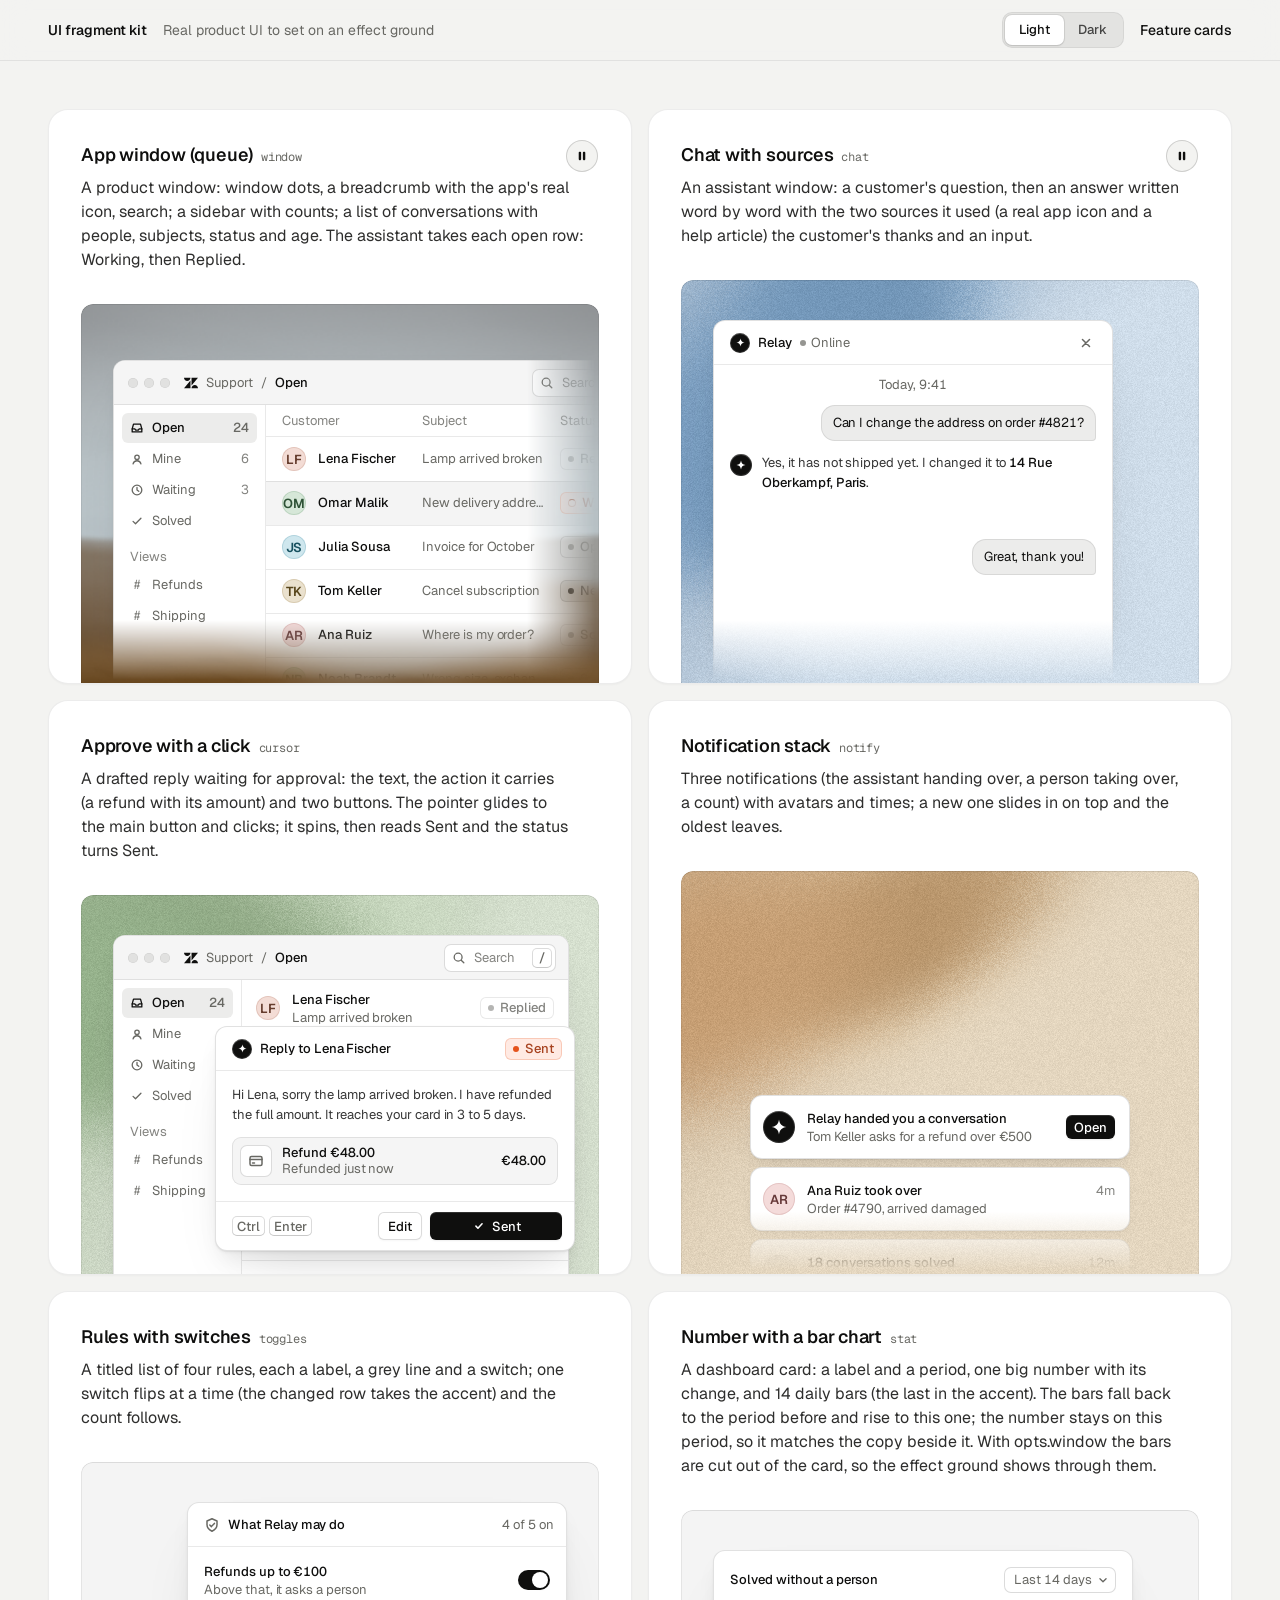
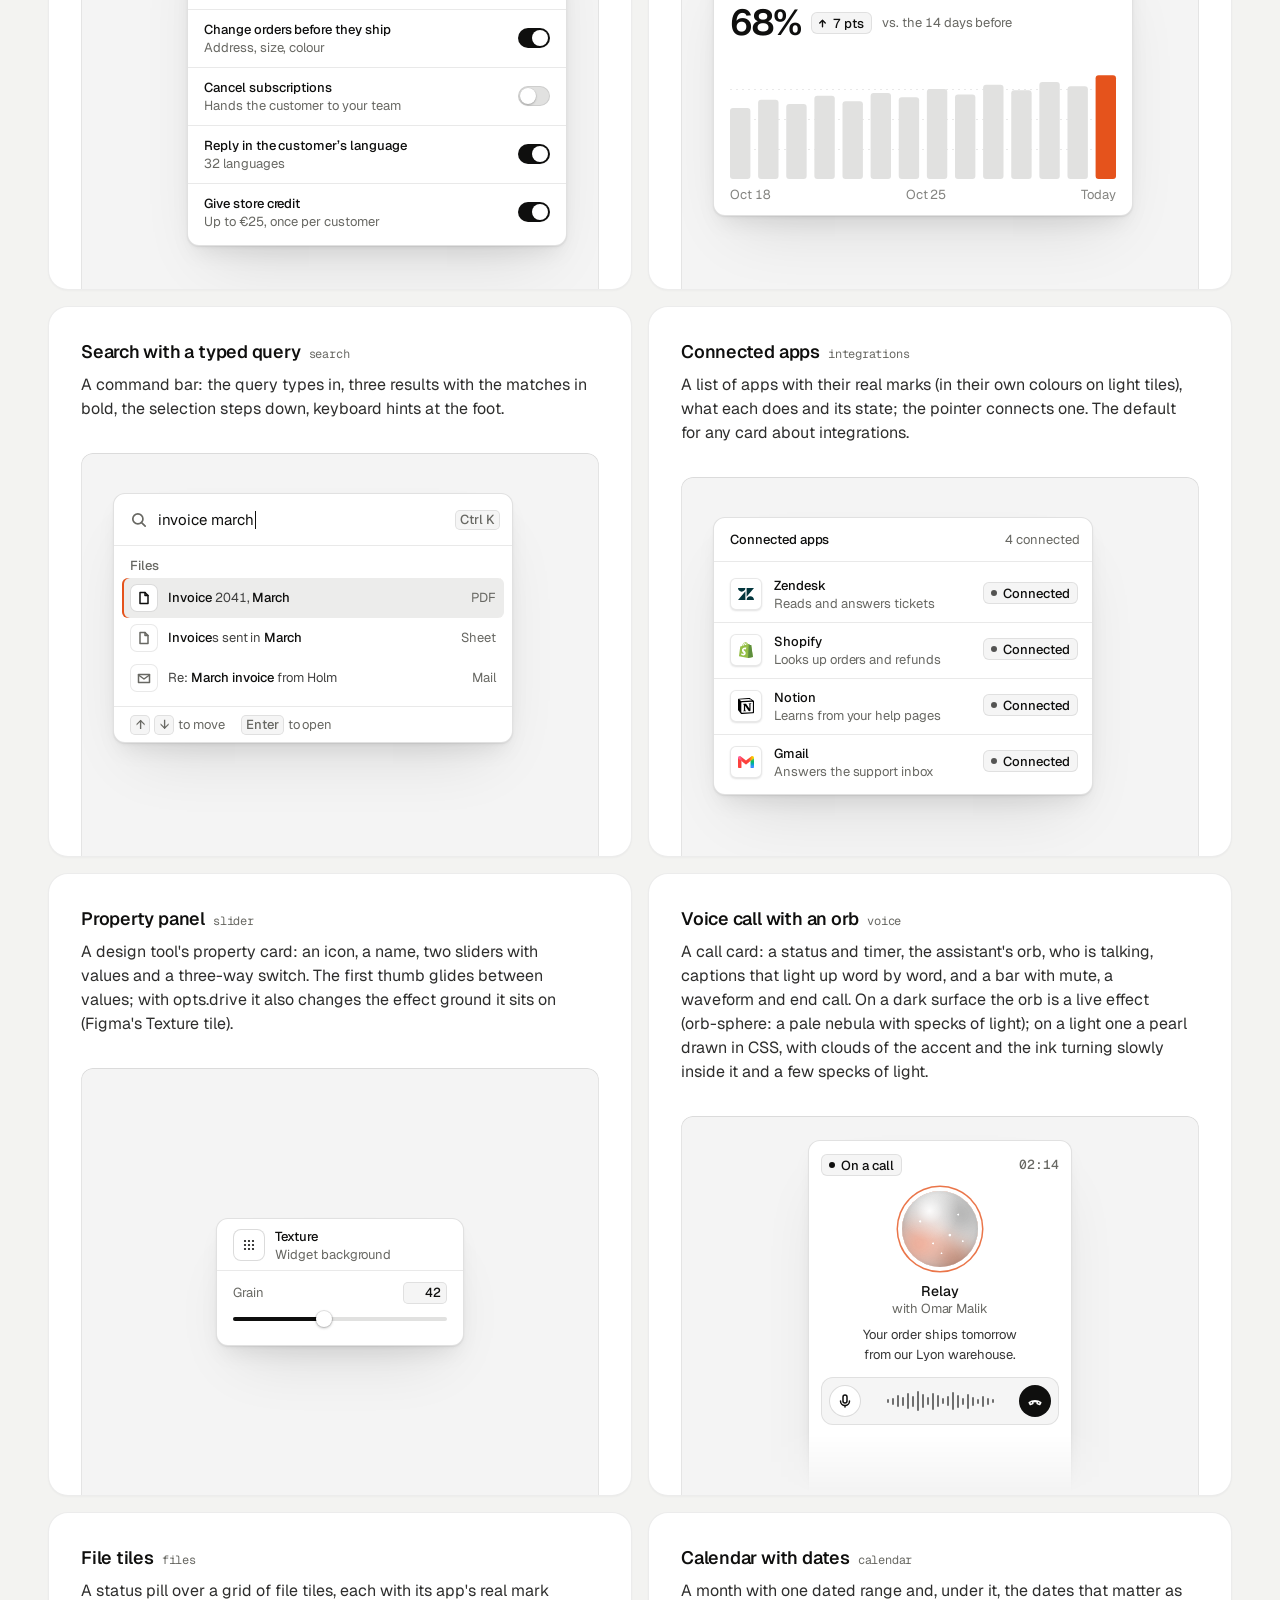
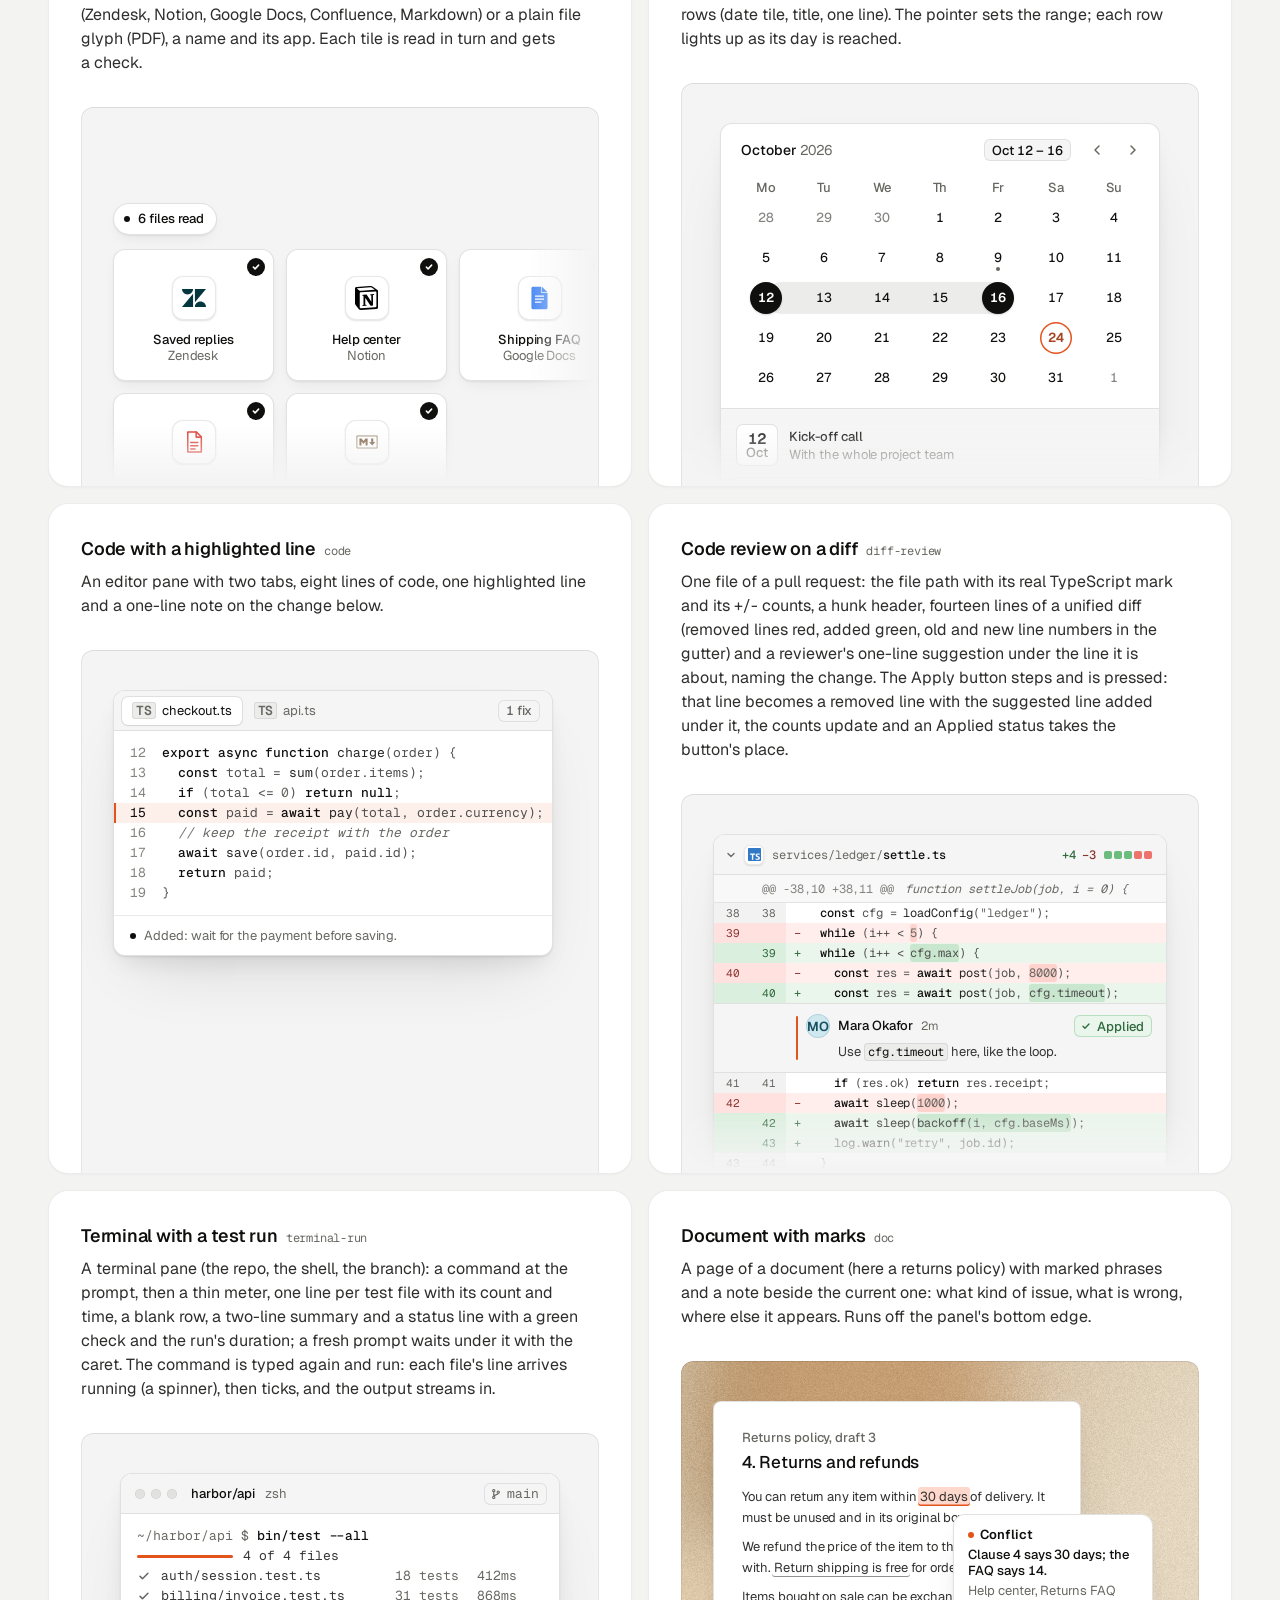
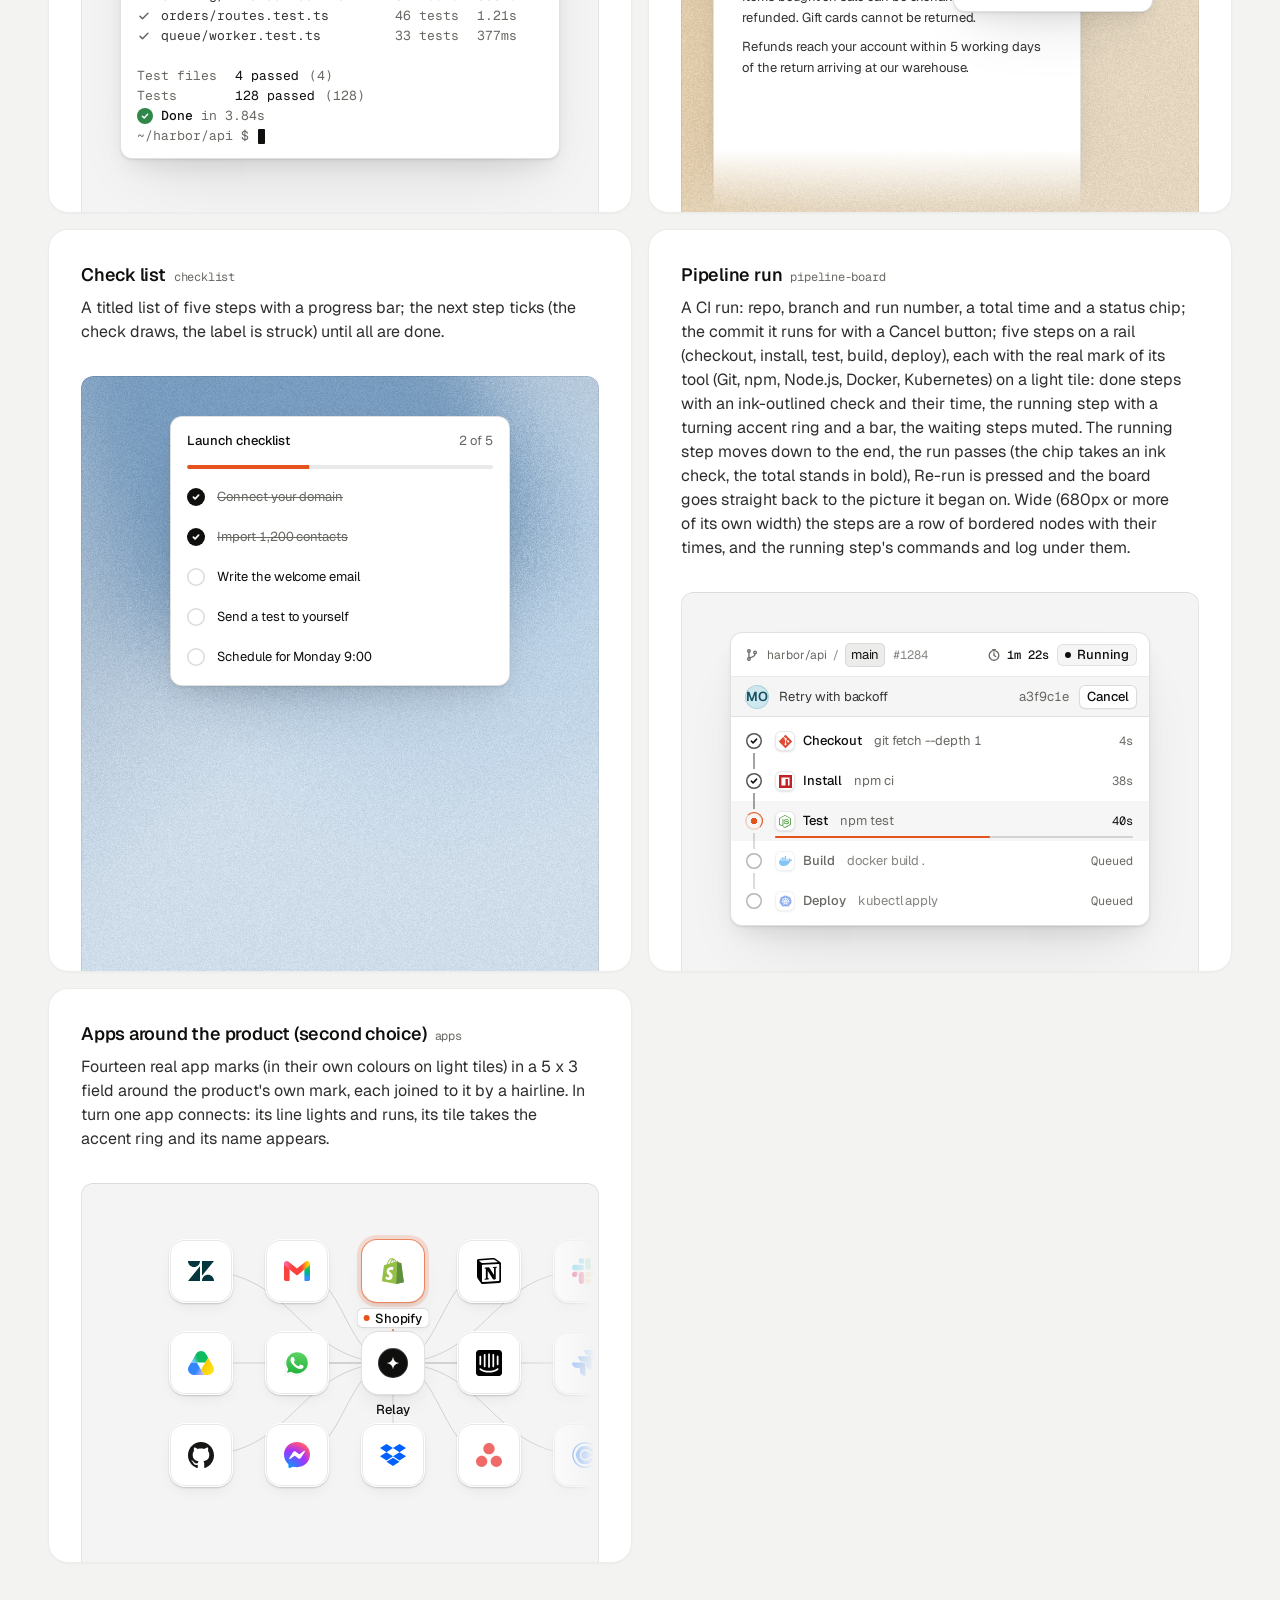
<file: .claude/skills/taste-skill/assets/ui/index.html>
<!doctype html>
<html lang="en" data-theme="light">
<head>
<script>window.__tpGlMax = 16;   /* a gallery shows many live effects at once; a page of a site keeps the default 4 (fx.js) */</script>
<meta charset="utf-8">
<meta name="viewport" content="width=device-width, initial-scale=1">
<title>UI fragment kit</title>
<meta name="description" content="Nineteen pieces of real product UI from the taste-skill kit, each on an effect ground in a feature card.">
<link rel="preconnect" href="https://fonts.googleapis.com">
<link rel="preconnect" href="https://fonts.gstatic.com" crossorigin>
<link href="https://fonts.googleapis.com/css2?family=Geist:wght@300..700&family=Geist+Mono:wght@400;500&display=swap" rel="stylesheet">
<link rel="stylesheet" href="base.css">
<link rel="stylesheet" href="cards.css">
<style>
  :root { --font-text: "Geist", system-ui, sans-serif; --font-display: "Geist", system-ui, sans-serif; --font-mono: "Geist Mono", ui-monospace, monospace; }
  [data-theme="light"] { --bg: #f3f3f1; --card: #ffffff; --ink: #0f0f0e; --muted: #686863; --accent: #e5531c; --accent-ink: #ffffff; --g-bg: #e9e8e4; --g-surface: #f6f5f2; --frag: #ffffff; --warm: #c9a679; }
  [data-theme="dark"] { --bg: #070708; --card: #151517; --ink: #f2f2ef; --muted: #8f9094; --accent: #ff7a3c; --accent-ink: #120c08; --g-bg: #0e0e10; --g-surface: #1b1c1f; --frag: #1c1d20; --warm: #9c9689; }
  * { box-sizing: border-box; }
  html, body { margin: 0; }
  body { font-family: var(--font-text); background: var(--bg); color: var(--ink); -webkit-font-smoothing: antialiased; }
  .panel { --fx-bg: var(--g-bg); --fx-surface: var(--g-surface); --fx-ink: var(--ink); --fx-muted: var(--muted); --fx-accent: var(--hue, var(--warm)); --fx-accent-ink: var(--accent-ink); --calm: var(--g-bg); --p-h: 380px; }
  .top { position: sticky; top: 0; z-index: 20; background: color-mix(in oklab, var(--bg) 86%, transparent); backdrop-filter: blur(14px); -webkit-backdrop-filter: blur(14px); border-bottom: 1px solid color-mix(in oklab, var(--ink) 8%, transparent); }
  .top__in { max-width: 1232px; margin: 0 auto; padding: 0 24px; height: 60px; display: flex; align-items: center; gap: 16px; font-size: 14px; line-height: 20px; }
  .top__in strong { font-weight: 560; }
  .top__in > span { color: var(--muted); }
  .sp { flex: 1; }
  .seg { display: inline-flex; padding: 3px; border-radius: 10px; background: color-mix(in oklab, var(--ink) 6%, var(--bg)); box-shadow: inset 0 0 0 1px color-mix(in oklab, var(--ink) 6%, transparent); }
  .seg button { font: inherit; font-size: 13px; font-weight: 500; border: 0; background: none; color: color-mix(in oklab, var(--ink) 72%, var(--bg)); height: 30px; padding: 0 14px; border-radius: 7px; cursor: pointer; }
  .seg button[aria-pressed="true"] { background: var(--card); color: var(--ink); box-shadow: 0 0 0 1px color-mix(in oklab, var(--ink) 8%, transparent), 0 1px 2px rgb(0 0 0 / .1); }
  .top__in a { color: var(--ink); text-decoration: none; font-weight: 500; }
  main { max-width: 1232px; margin: 0 auto; padding: 48px 24px 96px; }
  .grid { display: grid; grid-template-columns: repeat(2, minmax(0, 1fr)); gap: 16px; }
  .card > h3 code { font: 400 12px/16px var(--font-mono); color: var(--muted); margin-left: 8px; }
  @media (max-width: 860px) { .grid { grid-template-columns: minmax(0, 1fr); } }
  @media (max-width: 600px) { main { padding: 24px 16px 64px; } .top__in { padding: 0 16px; } .top__in > span { display: none; } .panel { --p-h: 340px; } }
</style>
</head>
<body>
<header class="top">
  <div class="top__in">
    <strong>UI fragment kit</strong><span>Real product UI to set on an effect ground</span>
    <span class="sp"></span>
    <div class="seg" role="group" aria-label="Theme"><button type="button" data-mode="light" aria-pressed="true">Light</button><button type="button" data-mode="dark" aria-pressed="false">Dark</button></div>
    <a href="cards.html">Feature cards</a>
  </div>
</header>
<main><div class="grid" id="grid"></div></main>

<script type="module">
  import fx from '../effects/fx.js';
  import ui from './ui.js';
  const index = await fetch('index.json').then(r => r.json());
  // where each one sits, as its meta.json says: anchored at a corner or rising from the bottom and cut by
  // the panel's edge, or whole with 24px or more of ground round it; a fade only where an edge cuts it.
  // Only the compact slider sits in the calm middle (Figma's Texture tile); the cursor dialog is shown
  // where it belongs, over the lower-right edge of a window. [class, fade, style, opts]
  const PLACE = {
    window: ['at-corner', 'stage--fade-br', '--ay:56px'],
    chat: ['at-rise to-edge', 'stage--fade-b'],
    cursor: ['at-over', '', '--bx:24px;--by:24px'],
    notify: ['at-rise fit', 'stage--fade-b', '--ay:calc(100% - 180px);--ay-sm:calc(100% - 180px);--fit-max:380px'],
    toggles: ['at-right', ''],
    stat: ['at-corner', ''],
    search: ['at-corner', ''],
    integrations: ['at-corner', ''],
    slider: ['at-center', '', '', '{"compact":true,"drive":{"param":"grain","min":0.15,"max":0.95}}'],
    voice: ['at-rise to-edge fit', 'stage--fade-b', '--ax:max(24px, 50% - 132px);--ay:24px;--fit-max:264px'],
    files: ['at-corner wide', 'stage--fade-br', '--w:680px;--ay:96px'],
    calendar: ['at-rise fit', 'stage--fade-b', '--fit-max:440px'],
    code: ['at-corner', ''],
    'diff-review': ['at-corner fit', 'stage--fade-b', '--fit-max:480px'],
    'terminal-run': ['at-rise fit', '', '--fit-max:440px'],
    'pipeline-board': ['at-rise fit', '', '--fit-max:420px'],
    doc: ['at-corner to-edge', 'stage--fade-b'],
    checklist: ['at-rise fit', '', '--fit-max:340px'],
    apps: ['at-corner wide', 'stage--fade-br', '--w:560px;--ay:48px'],
  };
  // grounds behind UI are soft lit fields (never a line or dot pattern), on both themes: the bright
  // picture behind dark UI on the dark page, a clear step darker than white UI on the light page
  // the painting stays abstract (a mist over warm sand, level, fully soft) and shows once on the page
  const PAINT = ['painterly-landscape', { blur: 1, brush: 0.35, slope: 0, hillY: 0.3, horizon: 0.62, calm: 0.2, calmX: 0.6, calmY: 0.8, drift: 0, side: 1 }, '{"bg":"#a3b0b6","accent":"#c49a6c"}'];
  const GRAIN = ['grain-gradient', { speed: 0, grainMotion: 0, calm: 0.2, calmX: 0.5, calmY: 0.6, tint: 0.6, contrast: 0.6 }, '{"bg":"#d9ccb7","surface":"#e9e0d2","ink":"#2a2622","muted":"#6f675c","accent":"#a8794a"}'];
  const SKY = [GRAIN[0], GRAIN[1], '{"bg":"#c6d3df","surface":"#d6e0e9","ink":"#25303a","muted":"#5d6873","accent":"#3f6a92"}'];
  const SAGE = [GRAIN[0], GRAIN[1], '{"bg":"#cdd6c6","surface":"#dce3d6","ink":"#262d24","muted":"#5f6a5a","accent":"#6c8e63"}'];
  const GROUND = (m, i) => (m.name === 'slider' ? GRAIN : i === 0 ? PAINT : [GRAIN, SKY, SAGE][i % 3]);
  const q = new URLSearchParams(location.search);
  const grid = document.getElementById('grid');
  grid.innerHTML = index.fragments.map((m, i) => {
    const [at, fade, extra = '', opts = ''] = PLACE[m.name] || ['at-corner', 'stage--fade-br'];
    const [id, params, pal] = GROUND(m, i);
    const w = at === 'at-center' ? '' : ` style="--ax:32px;--ay:40px;${extra}"`;
    const o = opts ? ` data-ui-opts='${opts}'` : '';
    // the cursor is a dialog over a window's edge: the window under it holds still
    const under = m.name === 'cursor' ? `<div class="at-corner" style="--ax:32px;--ay:40px" data-ui-load="window" data-ui-opts='{"compact":true}' data-ui-still></div>` : '';
    return `<article class="card card--row"><h3>${m.title}<code>${m.name}</code></h3><p>${m.shows}</p>
      <div class="panel" data-fx="${id}" data-fx-seed="${(i + 1) * 17}" data-fx-params='${JSON.stringify(params)}' data-fx-palette='${pal}' style="--calm-k:0%">
        <div class="stage ${fade}">${under}<div class="${at}"${w}${o} data-ui-load="${m.name}"></div></div></div></article>`;
  }).join('');
  function setMode(mode) {
    document.documentElement.dataset.theme = mode;
    document.querySelectorAll('.seg button').forEach(b => b.setAttribute('aria-pressed', String(b.dataset.mode === mode)));
  }
  setMode(q.get('mode') === 'dark' ? 'dark' : 'light');
  if (q.has('t')) fx.setClock(+q.get('t'));
  // each ground is drawn once near the screen and kept as a picture (its WebGL context freed), so nineteen
  // panels need one or two contexts, not nineteen
  await Promise.all([ui.loadAll(grid), ui.grounds(grid, fx)]);
  document.documentElement.dataset.ready = '1';
  document.querySelectorAll('.seg button').forEach(b => b.addEventListener('click', async () => {
    setMode(b.dataset.mode);
    for (const el of grid.querySelectorAll('[data-ui]')) el.__ui?.repaint?.();
    await ui.grounds(grid, fx);
  }));
</script>
</body>
</html>
</file>
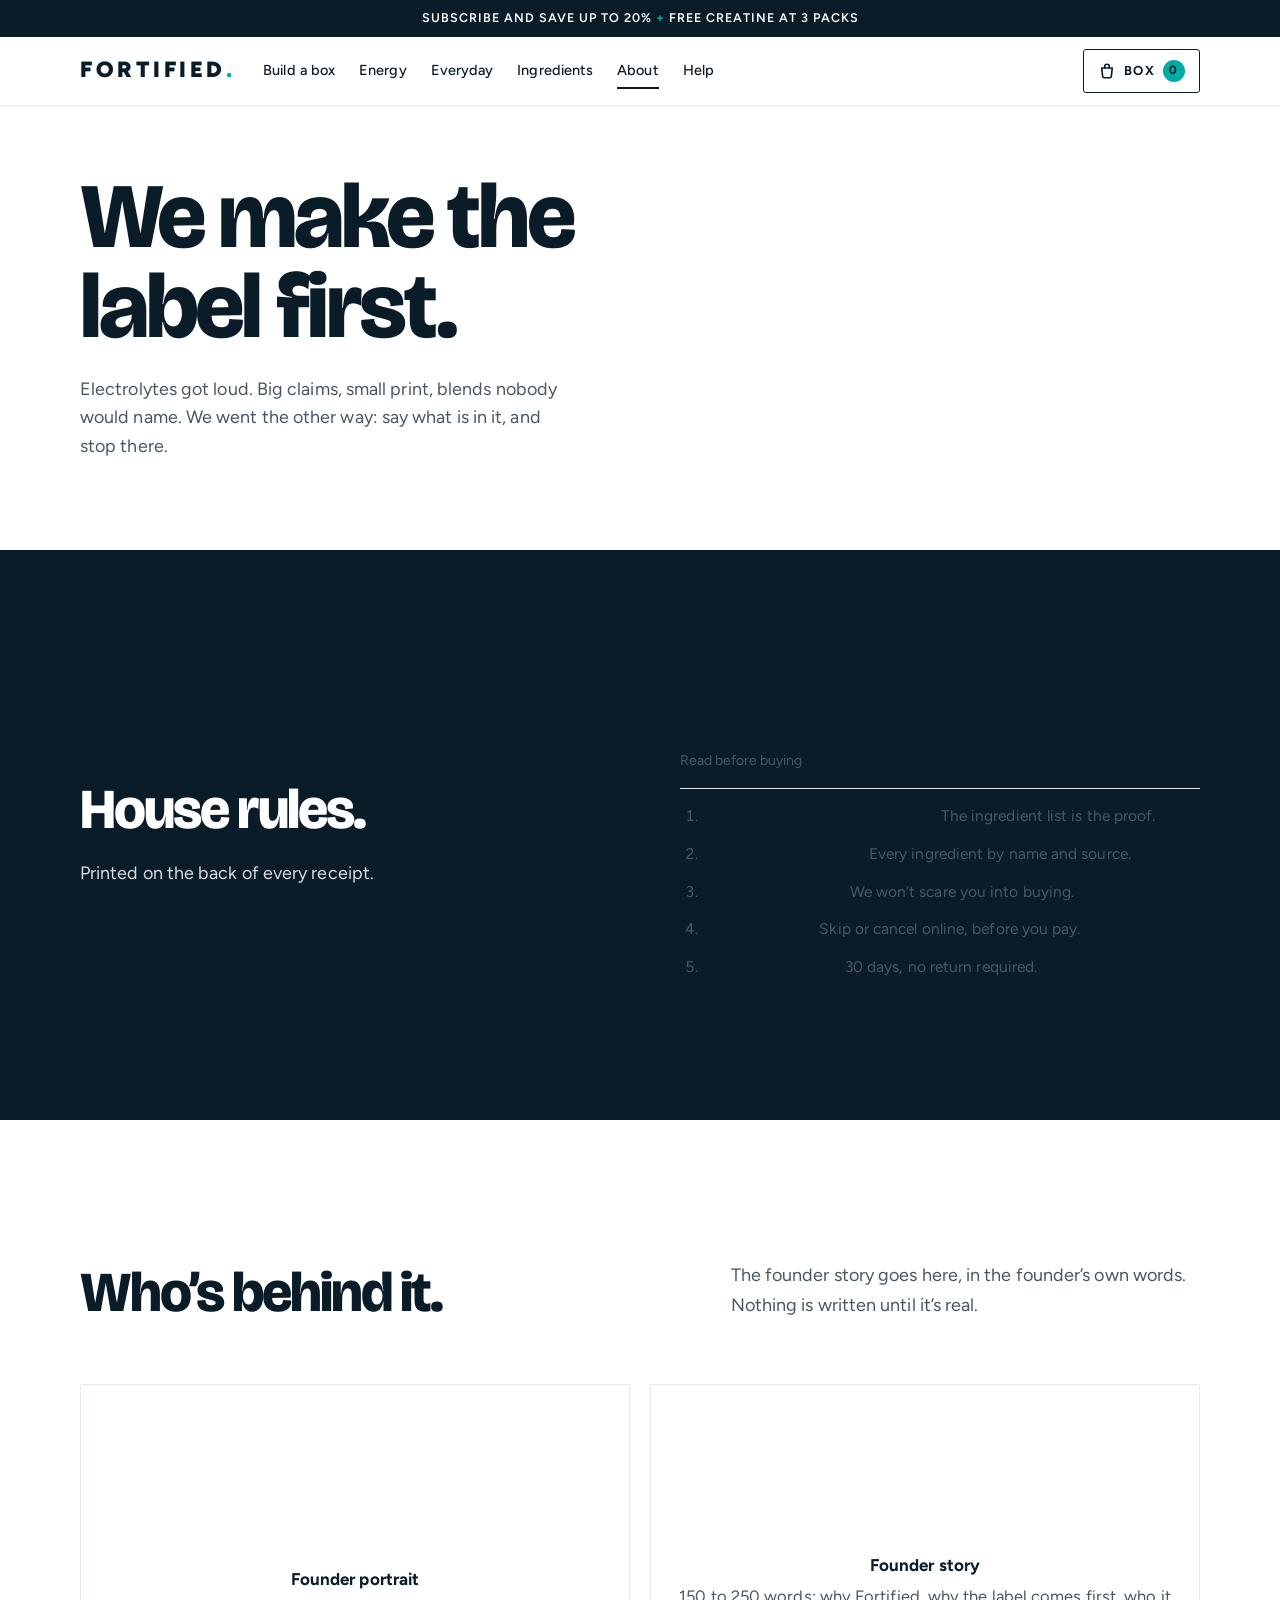
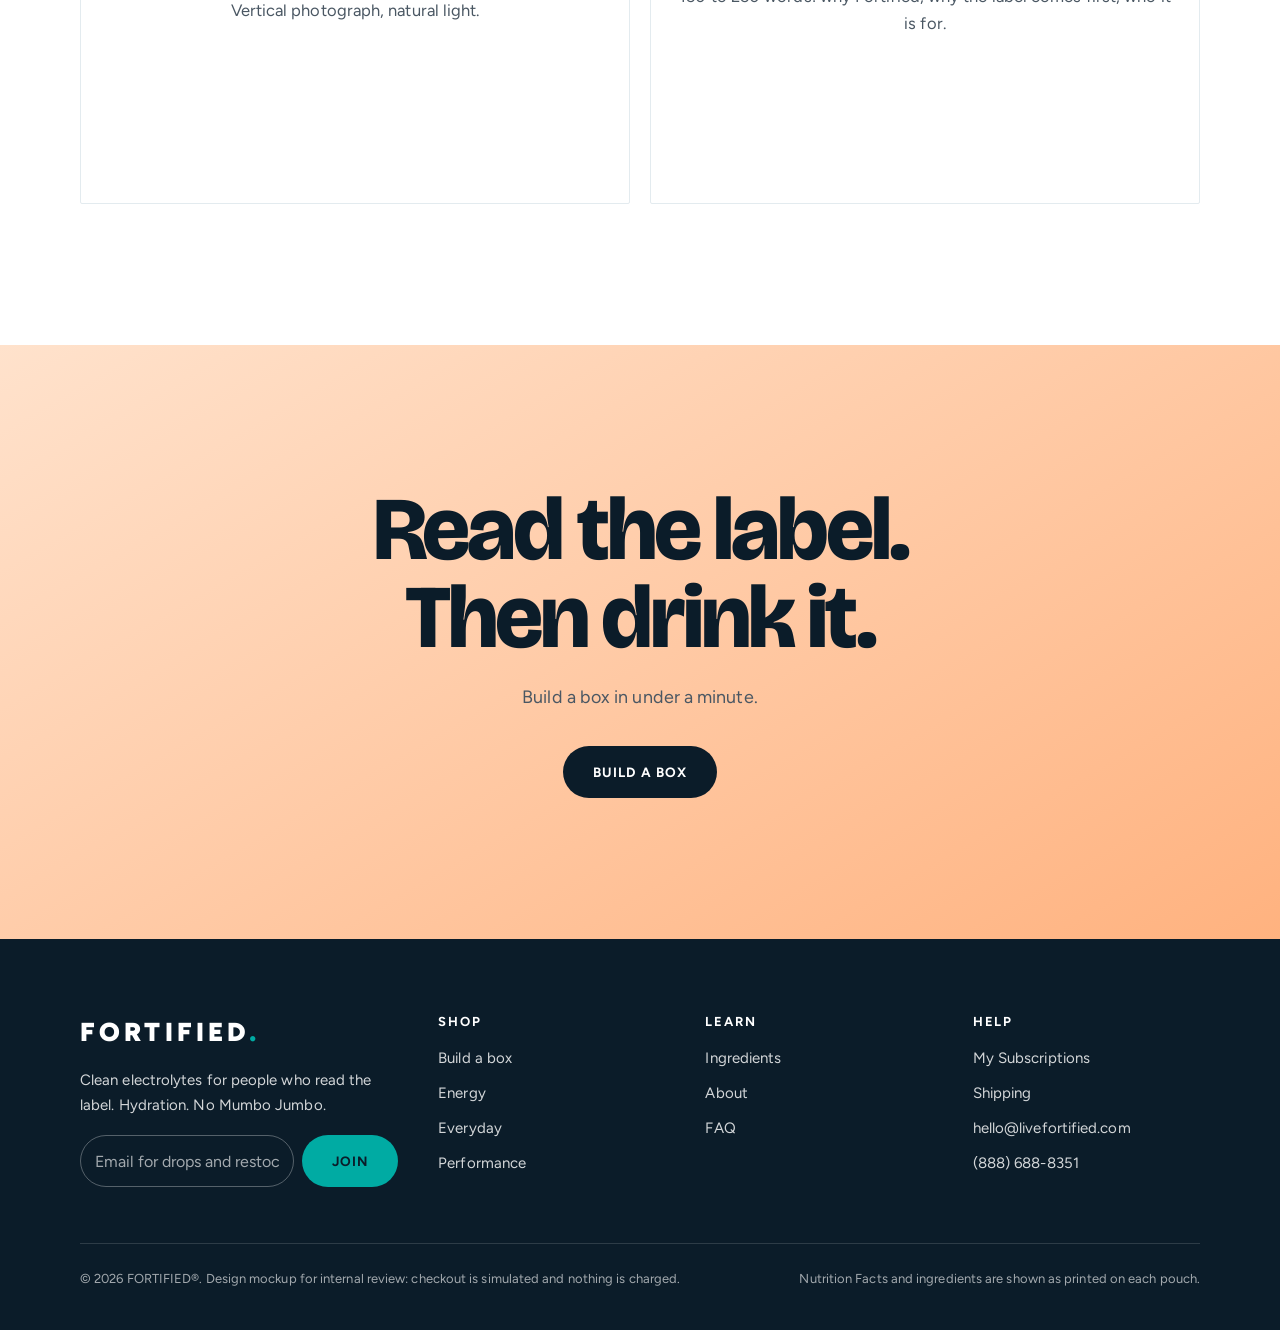
<file: mockups/site/about.html>
<!doctype html>
<html lang="en" data-page="about" data-type="product">
<head>
<meta charset="utf-8">
<meta name="viewport" content="width=device-width, initial-scale=1, viewport-fit=cover">
<meta name="page-type" content="product">
<meta name="site-kind" content="other">
<meta name="theme-color" content="#fbfaf5">
<title>About | Fortified</title>
<meta name="description" content="Why Fortified puts the label first. No proprietary blends, no fear-mongering marketing.">
<link rel="preconnect" href="https://fonts.googleapis.com">
<link rel="preconnect" href="https://fonts.gstatic.com" crossorigin>
<link href="https://fonts.googleapis.com/css2?family=Bricolage+Grotesque:opsz,wght@12..96,500..800&family=Figtree:wght@400;500;600;700;800;900&display=swap" rel="stylesheet">
<link rel="stylesheet" href="site.css">
</head>
<body>
<div data-head></div>

<main>
  <section class="hero" aria-labelledby="ab-h" style="padding-bottom:clamp(56px,7vw,96px)">
    <div class="wrap">
      <h1 id="ab-h" class="display d1" data-enter style="max-width:13ch">We make the label first.</h1>
      <p class="lede" data-enter style="--d:100ms">Electrolytes got loud. Big claims, small print, blends nobody would name. We went the other way: say what is in it, and stop there.</p>
    </div>
  </section>

  <section class="sec on-dark" aria-labelledby="pol-h">
    <div class="wrap label-grid">
      <div><h2 id="pol-h" class="display d2">House rules.</h2><p class="lede">Printed on the back of every receipt.</p></div>
      <div class="sheet-wrap" data-print-on-view>
        <div class="sheet">
          <div class="sheet__head"><div class="sheet__brand">FORTIFIED.</div><div class="sheet__title">Store policy</div><div class="sheet__meta">Read before buying</div></div>
          <ol class="policy">
            <li><b>Show the label before the claim.</b> The ingredient list is the proof.</li>
            <li><b>No proprietary blends.</b> Every ingredient by name and source.</li>
            <li><b>No fear-mongering.</b> We won&rsquo;t scare you into buying.</li>
            <li><b>Leaving is easy.</b> Skip or cancel online, before you pay.</li>
            <li><b>Love it or it&rsquo;s on us.</b> 30 days, no return required.</li>
          </ol>
          <div class="barcode" aria-hidden="true"></div>
        </div>
      </div>
    </div>
  </section>

  <section class="sec" aria-labelledby="story-h">
    <div class="wrap">
      <div class="sec-head"><h2 id="story-h" class="display d2">Who&rsquo;s behind it.</h2><p>The founder story goes here, in the founder&rsquo;s own words. Nothing is written until it&rsquo;s real.</p></div>
      <div class="about-slots"><div class="slot" style="min-height:420px"><div><b>Founder portrait</b>Vertical photograph, natural light.</div></div><div class="slot" style="min-height:420px"><div><b>Founder story</b>150 to 250 words: why Fortified, why the label comes first, who it is for.</div></div></div>
    </div>
  </section>

  <section class="sec field--everyday closing" aria-labelledby="ac-h"><div class="wrap"><h2 id="ac-h" class="display d1">Read the label. Then drink it.</h2><p class="lede">Build a box in under a minute.</p><a class="btn" href="shop.html">Build a box</a></div></section>
</main>

<div data-foot></div>
<script src="site.js"></script>
</body>
</html>
</file>
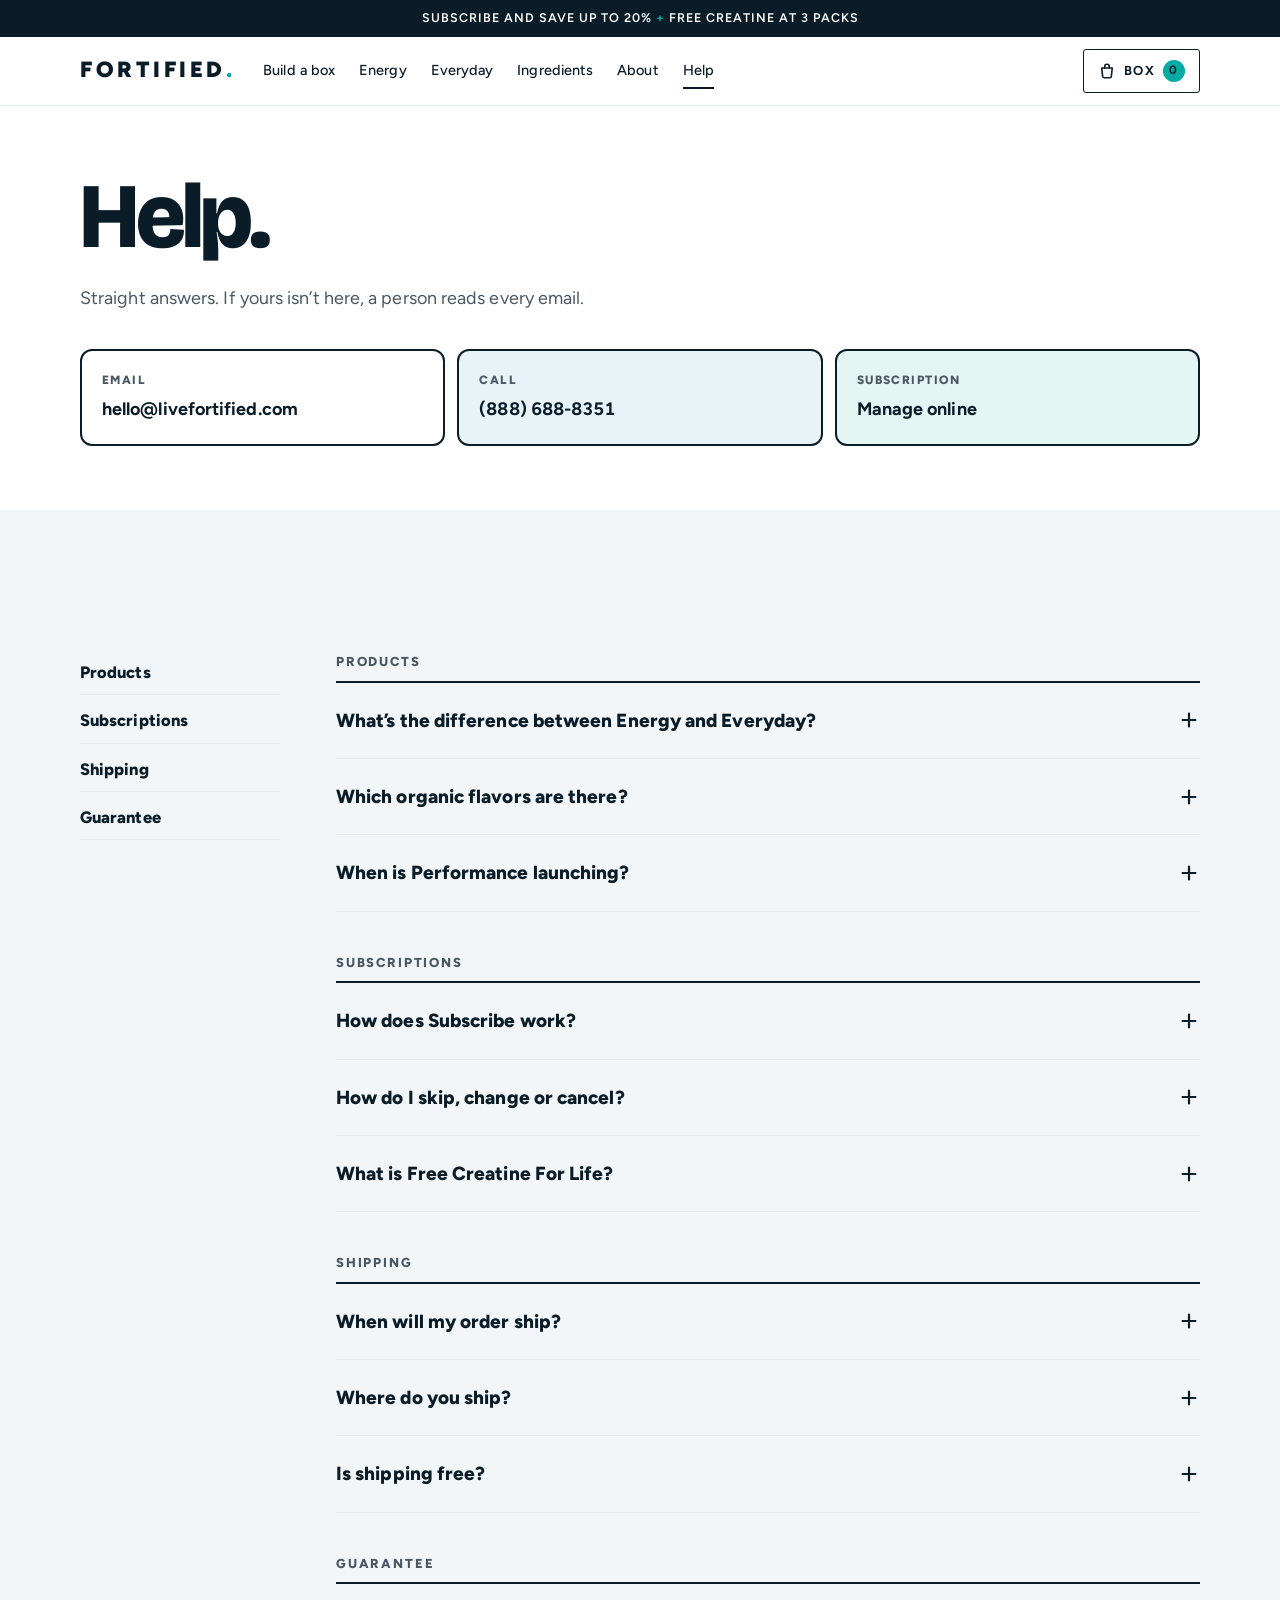
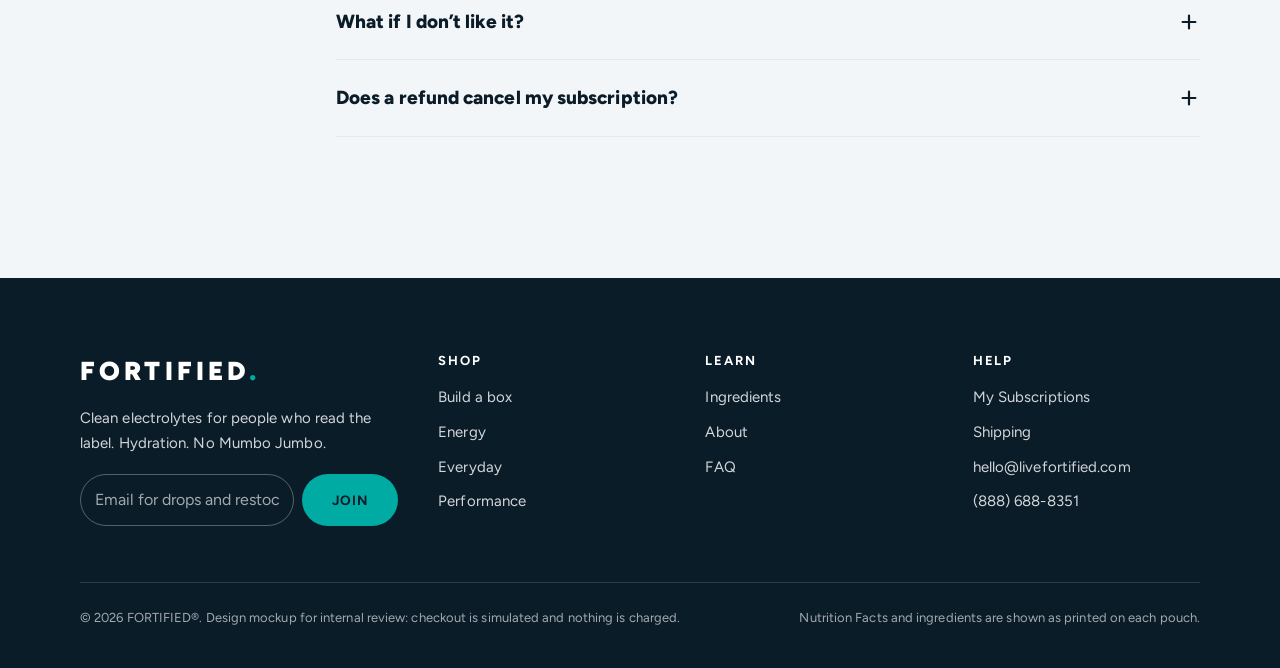
<file: mockups/site/help.html>
<!doctype html>
<html lang="en" data-page="help" data-type="product">
<head>
<meta charset="utf-8">
<meta name="viewport" content="width=device-width, initial-scale=1, viewport-fit=cover">
<meta name="page-type" content="product">
<meta name="site-kind" content="other">
<meta name="theme-color" content="#fbfaf5">
<title>Help | Fortified</title>
<meta name="description" content="Fortified help: subscriptions, shipping, the 30-day guarantee and contact.">
<link rel="preconnect" href="https://fonts.googleapis.com">
<link rel="preconnect" href="https://fonts.gstatic.com" crossorigin>
<link href="https://fonts.googleapis.com/css2?family=Bricolage+Grotesque:opsz,wght@12..96,500..800&family=Figtree:wght@400;500;600;700;800;900&display=swap" rel="stylesheet">
<link rel="stylesheet" href="site.css">
</head>
<body>
<div data-head></div>

<main>
  <section class="hero" aria-labelledby="hp-h" style="padding-bottom:clamp(40px,5vw,72px)">
    <div class="wrap">
      <h1 id="hp-h" class="display d1" data-enter>Help.</h1>
      <p class="lede" data-enter style="--d:100ms">Straight answers. If yours isn&rsquo;t here, a person reads every email.</p>
      <div class="contact" data-enter style="--d:180ms">
        <a class="contact__card" href="mailto:hello@livefortified.com"><span>Email</span><b>hello@livefortified.com</b></a>
        <a class="contact__card" href="tel:+18886888351"><span>Call</span><b class="num">(888) 688-8351</b></a>
        <a class="contact__card" href="#subscriptions"><span>Subscription</span><b>Manage online</b></a>
      </div>
    </div>
  </section>
  <section class="sec sec--paper2" id="faq" aria-labelledby="hf-h">
    <div class="wrap help-grid">
      <nav class="help-nav" aria-label="Help topics"><a href="#products">Products</a><a href="#subscriptions">Subscriptions</a><a href="#shipping">Shipping</a><a href="#guarantee">Guarantee</a></nav>
      <div>
        <h2 id="hf-h" class="sr">Frequently asked questions</h2>
        <h3 class="help-h" id="products">Products</h3><div class="faq"><details><summary>What&rsquo;s the difference between Energy and Everyday?<svg viewBox="0 0 24 24" fill="none" stroke="currentColor" stroke-width="2.4" stroke-linecap="round" aria-hidden="true"><path d="M12 5v14M5 12h14"/></svg></summary><p>Both share the same electrolyte base. Energy is a higher-sodium formula with 150mg natural caffeine from coffee bean. Everyday is caffeine-free and adds Vitamin D3 and Vitamin K2.</p></details><details><summary>Which organic flavors are there?<svg viewBox="0 0 24 24" fill="none" stroke="currentColor" stroke-width="2.4" stroke-linecap="round" aria-hidden="true"><path d="M12 5v14M5 12h14"/></svg></summary><p>Organic Salty Watermelon and Organic Salty Orange, in both formulas.</p></details><details><summary>When is Performance launching?<svg viewBox="0 0 24 24" fill="none" stroke="currentColor" stroke-width="2.4" stroke-linecap="round" aria-hidden="true"><path d="M12 5v14M5 12h14"/></svg></summary><p>Soon. <a class='link' href='performance.html'>Join the list</a> and you&rsquo;ll be the first to know.</p></details></div>
        <h3 class="help-h" id="subscriptions">Subscriptions</h3><div class="faq"><details><summary>How does Subscribe work?<svg viewBox="0 0 24 24" fill="none" stroke="currentColor" stroke-width="2.4" stroke-linecap="round" aria-hidden="true"><path d="M12 5v14M5 12h14"/></svg></summary><p>Subscribe saves 10% on 1 pack, 15% on 2 packs and 20% on 3 or more, and 3+ packs add Free Creatine For Life. Choose delivery every 30, 60 or 90 days. Your subscription renews automatically at the price shown until you cancel, and we email you a reminder before each renewal.</p></details><details><summary>How do I skip, change or cancel?<svg viewBox="0 0 24 24" fill="none" stroke="currentColor" stroke-width="2.4" stroke-linecap="round" aria-hidden="true"><path d="M12 5v14M5 12h14"/></svg></summary><p>Log in at livefortified.com and go to My Subscriptions. Skip, swap organic flavors, change quantity or cancel anytime before your next billing date. No calls or emails required.</p></details><details><summary>What is Free Creatine For Life?<svg viewBox="0 0 24 24" fill="none" stroke="currentColor" stroke-width="2.4" stroke-linecap="round" aria-hidden="true"><path d="M12 5v14M5 12h14"/></svg></summary><p>Placeholder. Confirm the program terms before launch and replace this answer.</p></details></div>
        <h3 class="help-h" id="shipping">Shipping</h3><div class="faq"><details><summary>When will my order ship?<svg viewBox="0 0 24 24" fill="none" stroke="currentColor" stroke-width="2.4" stroke-linecap="round" aria-hidden="true"><path d="M12 5v14M5 12h14"/></svg></summary><p>Orders ship within 1 to 3 business days. Standard ground delivery usually takes 3 to 7 business days.</p></details><details><summary>Where do you ship?<svg viewBox="0 0 24 24" fill="none" stroke="currentColor" stroke-width="2.4" stroke-linecap="round" aria-hidden="true"><path d="M12 5v14M5 12h14"/></svg></summary><p>All 50 US states and DC.</p></details><details><summary>Is shipping free?<svg viewBox="0 0 24 24" fill="none" stroke="currentColor" stroke-width="2.4" stroke-linecap="round" aria-hidden="true"><path d="M12 5v14M5 12h14"/></svg></summary><p>Shipping is free on boxes with 2 or more packs. On a single pack it is calculated at checkout.</p></details></div>
        <h3 class="help-h" id="guarantee">Guarantee</h3><div class="faq"><details><summary>What if I don&rsquo;t like it?<svg viewBox="0 0 24 24" fill="none" stroke="currentColor" stroke-width="2.4" stroke-linecap="round" aria-hidden="true"><path d="M12 5v14M5 12h14"/></svg></summary><p>Contact us within 30 days of delivery and we&rsquo;ll refund the purchase price. No return required.</p></details><details><summary>Does a refund cancel my subscription?<svg viewBox="0 0 24 24" fill="none" stroke="currentColor" stroke-width="2.4" stroke-linecap="round" aria-hidden="true"><path d="M12 5v14M5 12h14"/></svg></summary><p>No. A refund does not cancel future orders on its own. Cancel in My Subscriptions if you want to stop.</p></details></div>
      </div>
    </div>
  </section>
</main>

<div data-foot></div>
<script src="site.js"></script>
</body>
</html>
</file>
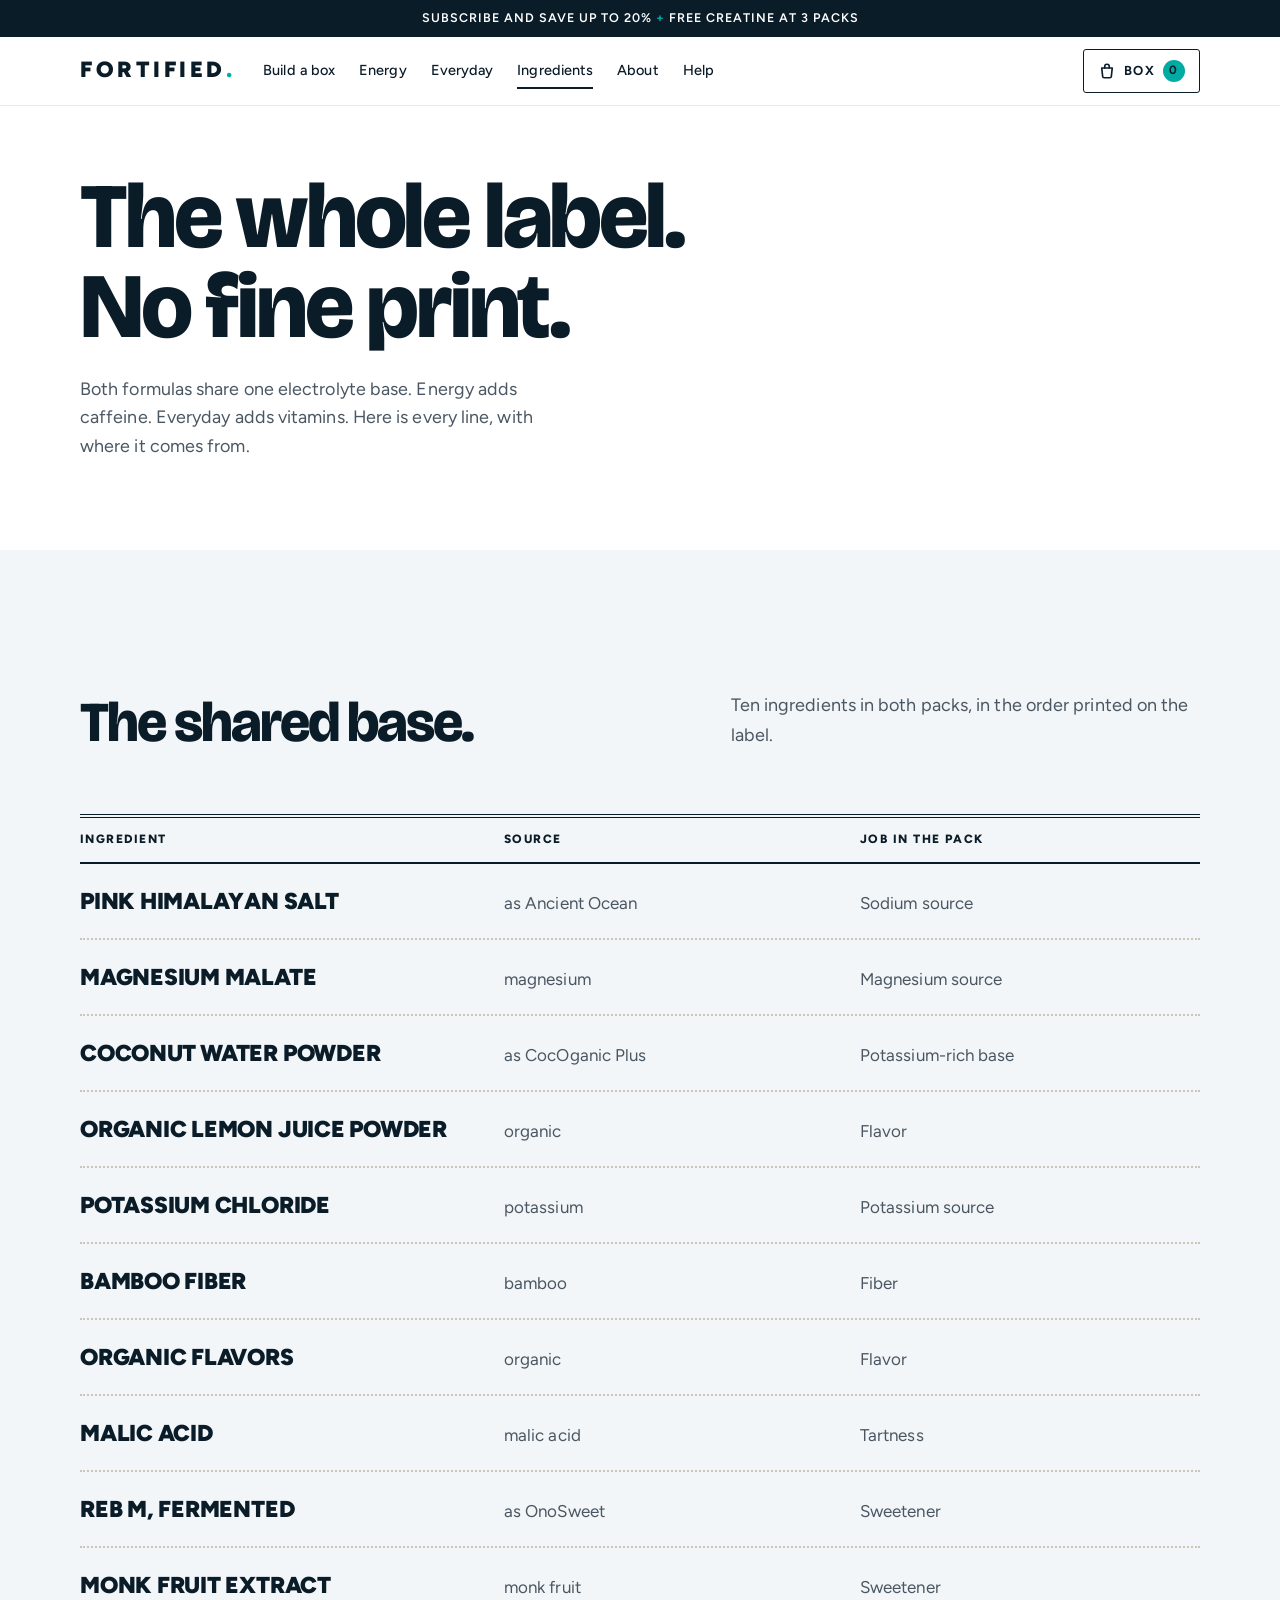
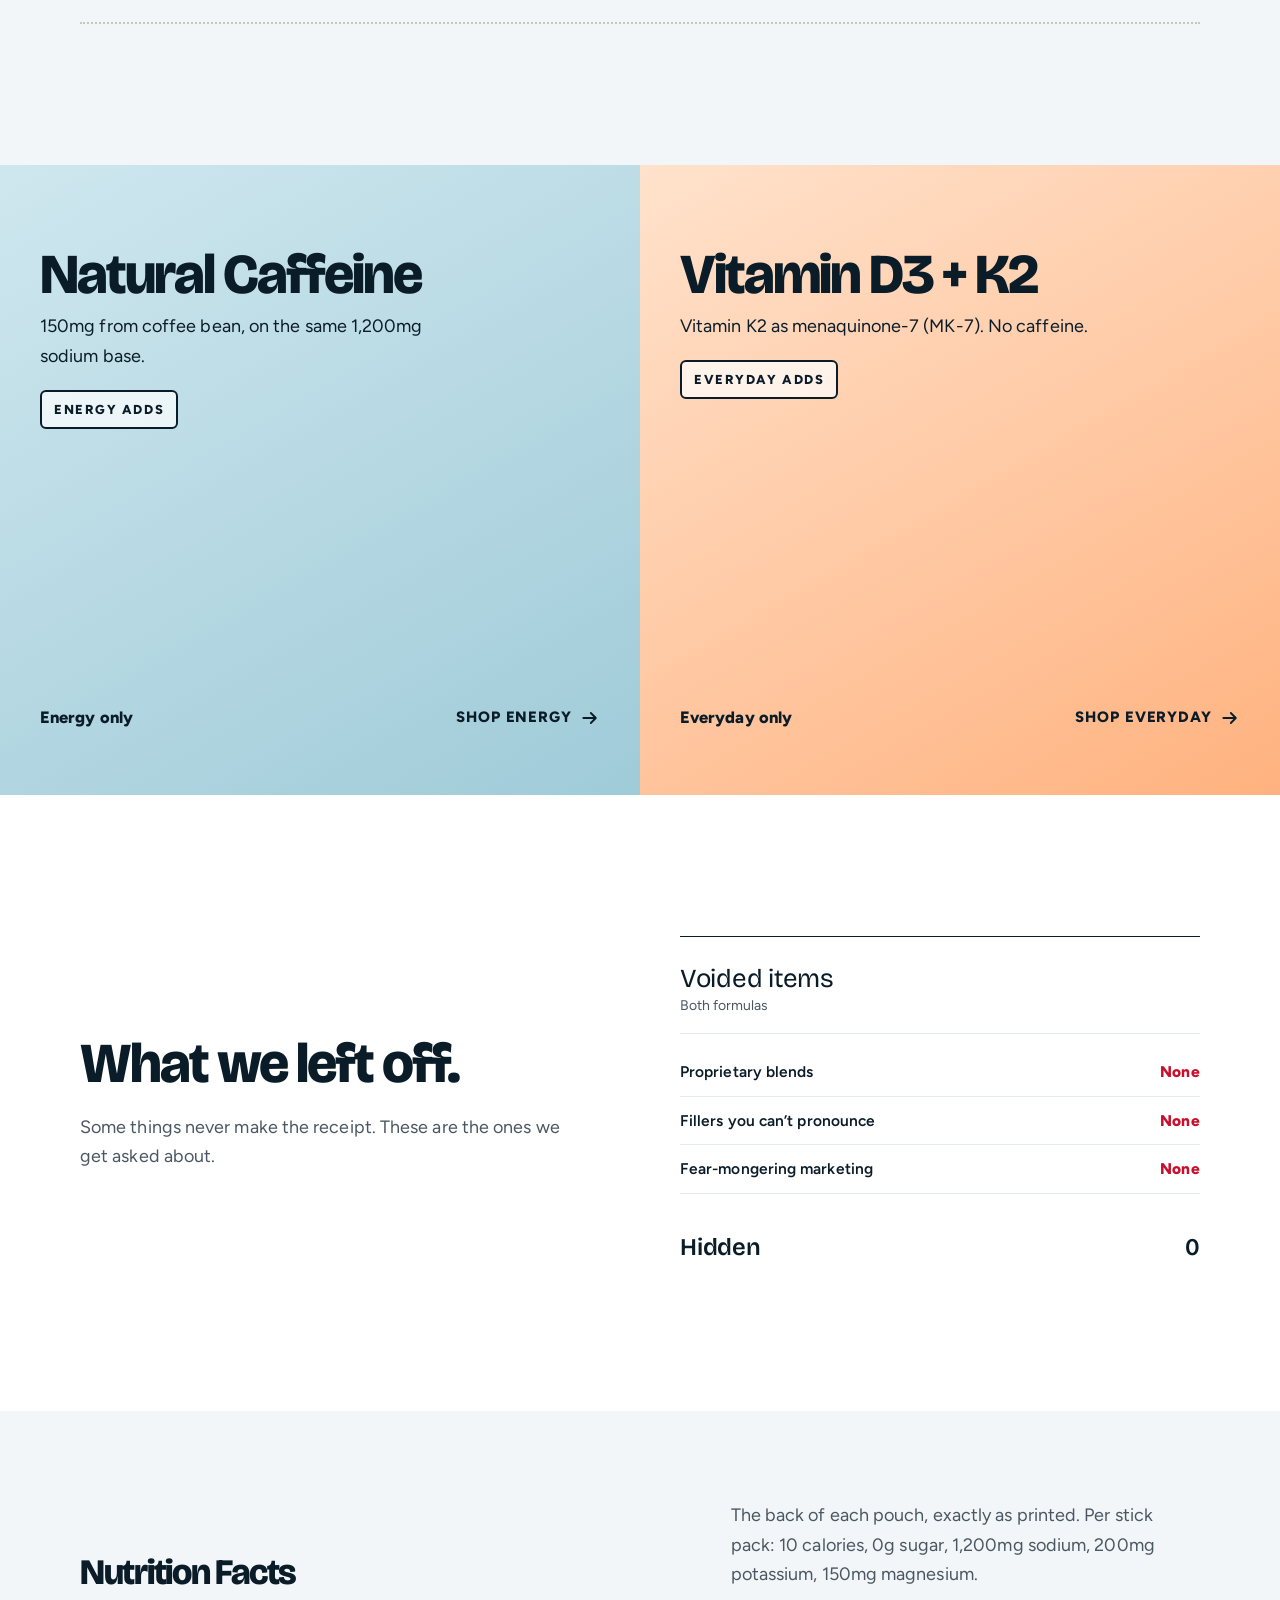
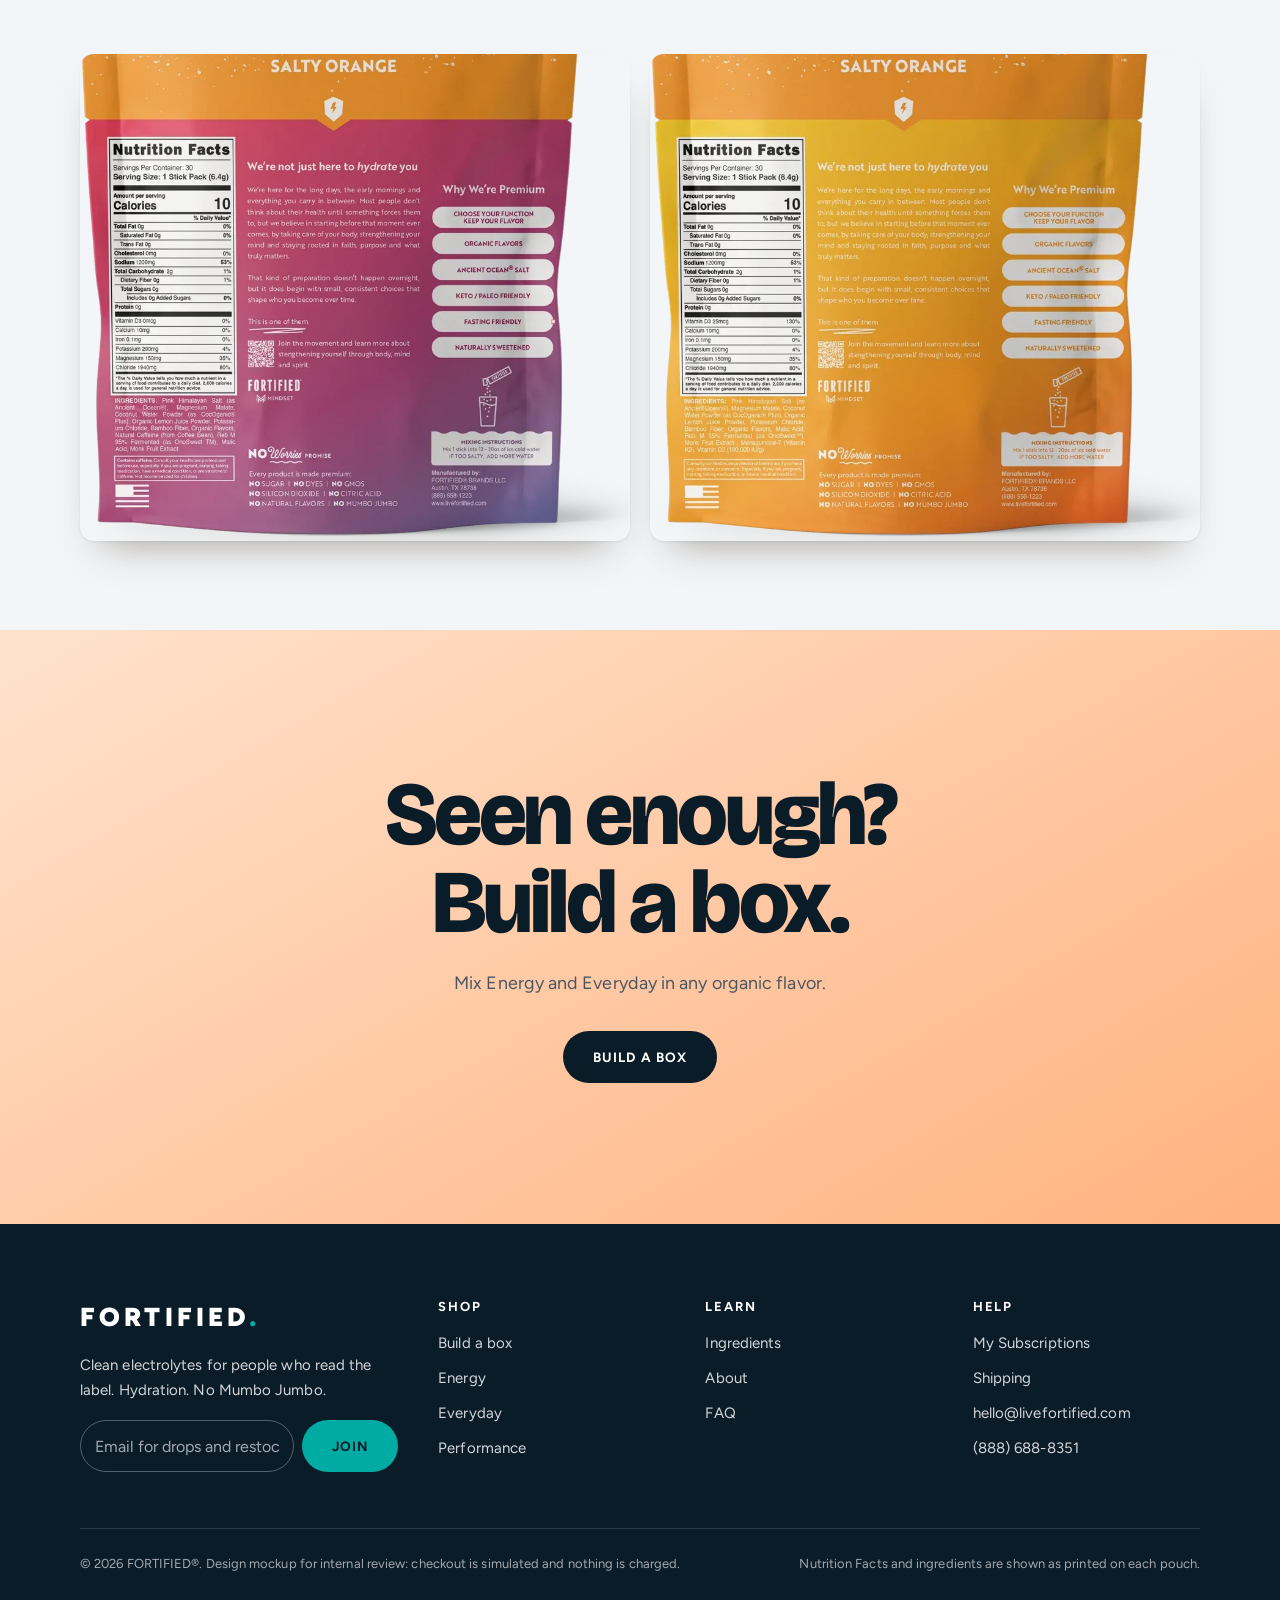
<file: mockups/site/ingredients.html>
<!doctype html>
<html lang="en" data-page="ingredients" data-type="product">
<head>
<meta charset="utf-8">
<meta name="viewport" content="width=device-width, initial-scale=1, viewport-fit=cover">
<meta name="page-type" content="product">
<meta name="site-kind" content="other">
<meta name="theme-color" content="#fbfaf5">
<title>Ingredients | Fortified</title>
<meta name="description" content="Every Fortified ingredient by name and source. No proprietary blends.">
<link rel="preconnect" href="https://fonts.googleapis.com">
<link rel="preconnect" href="https://fonts.gstatic.com" crossorigin>
<link href="https://fonts.googleapis.com/css2?family=Bricolage+Grotesque:opsz,wght@12..96,500..800&family=Figtree:wght@400;500;600;700;800;900&display=swap" rel="stylesheet">
<link rel="stylesheet" href="site.css">
</head>
<body>
<div data-head></div>

<main>
  <section class="hero" aria-labelledby="ing-h" style="padding-bottom:clamp(56px,7vw,96px)">
    <div class="wrap">
      <h1 id="ing-h" class="display d1" data-enter style="max-width:12ch">The whole label. No fine print.</h1>
      <p class="lede" data-enter style="--d:100ms">Both formulas share one electrolyte base. Energy adds caffeine. Everyday adds vitamins. Here is every line, with where it comes from.</p>
    </div>
  </section>

  <section class="sec sec--paper2" aria-labelledby="base-h">
    <div class="wrap">
      <div class="sec-head"><h2 id="base-h" class="display d2">The shared base.</h2><p>Ten ingredients in both packs, in the order printed on the label.</p></div>
      <div class="ing-table" role="table" aria-label="Shared base ingredients">
        <div class="ing-row ing-row--head" role="row"><span role="columnheader">Ingredient</span><span role="columnheader">Source</span><span role="columnheader">Job in the pack</span></div>
        <div class="ing-row" role="row"><b role="cell">Pink Himalayan Salt</b><span role="cell">as Ancient Ocean</span><span role="cell">Sodium source</span></div><div class="ing-row" role="row"><b role="cell">Magnesium Malate</b><span role="cell">magnesium</span><span role="cell">Magnesium source</span></div><div class="ing-row" role="row"><b role="cell">Coconut Water Powder</b><span role="cell">as CocOganic Plus</span><span role="cell">Potassium-rich base</span></div><div class="ing-row" role="row"><b role="cell">Organic Lemon Juice Powder</b><span role="cell">organic</span><span role="cell">Flavor</span></div><div class="ing-row" role="row"><b role="cell">Potassium Chloride</b><span role="cell">potassium</span><span role="cell">Potassium source</span></div><div class="ing-row" role="row"><b role="cell">Bamboo Fiber</b><span role="cell">bamboo</span><span role="cell">Fiber</span></div><div class="ing-row" role="row"><b role="cell">Organic Flavors</b><span role="cell">organic</span><span role="cell">Flavor</span></div><div class="ing-row" role="row"><b role="cell">Malic Acid</b><span role="cell">malic acid</span><span role="cell">Tartness</span></div><div class="ing-row" role="row"><b role="cell">Reb M, fermented</b><span role="cell">as OnoSweet</span><span role="cell">Sweetener</span></div><div class="ing-row" role="row"><b role="cell">Monk Fruit Extract</b><span role="cell">monk fruit</span><span role="cell">Sweetener</span></div>
      </div>
    </div>
  </section>

  <section aria-labelledby="adds-h">
    <h2 id="adds-h" class="sr">What each formula adds</h2>
    <div class="split split--short">
      <a class="field--energy" href="product.html?f=energy"><div><h3 class="display d2">Natural Caffeine</h3><p>150mg from coffee bean, on the same 1,200mg sodium base.</p><span class="tag">Energy adds</span></div><div class="split__foot"><span>Energy only</span><span class="split__go">Shop Energy <svg viewBox="0 0 24 24" fill="none" stroke="currentColor" stroke-width="2.2" stroke-linecap="round" stroke-linejoin="round" aria-hidden="true"><path d="M4 12h15M13 6l6 6-6 6"/></svg></span></div></a>
      <a class="field--everyday" href="product.html?f=everyday"><div><h3 class="display d2">Vitamin D3 + K2</h3><p>Vitamin K2 as menaquinone-7 (MK-7). No caffeine.</p><span class="tag">Everyday adds</span></div><div class="split__foot"><span>Everyday only</span><span class="split__go">Shop Everyday <svg viewBox="0 0 24 24" fill="none" stroke="currentColor" stroke-width="2.2" stroke-linecap="round" stroke-linejoin="round" aria-hidden="true"><path d="M4 12h15M13 6l6 6-6 6"/></svg></span></div></a>
    </div>
  </section>

  <section class="sec" aria-labelledby="void-h">
    <div class="wrap label-grid">
      <div><h2 id="void-h" class="display d2">What we left off.</h2><p class="lede">Some things never make the receipt. These are the ones we get asked about.</p></div>
      <div class="sheet-wrap" data-print-on-view>
        <div class="sheet">
          <div class="sheet__head"><div class="sheet__brand">FORTIFIED.</div><div class="sheet__title">Voided items</div><div class="sheet__meta">Both formulas</div></div>
          <ul class="items"><li class="item item--void"><span class="item__name">Proprietary blends</span><span class="item__lead"></span><span class="item__val">None</span></li><li class="item item--void"><span class="item__name">Fillers you can&rsquo;t pronounce</span><span class="item__lead"></span><span class="item__val">None</span></li><li class="item item--void"><span class="item__name">Fear-mongering marketing</span><span class="item__lead"></span><span class="item__val">None</span></li></ul>
          <div class="totals"><div class="total-row total-row--big"><span>Hidden</span><span class="num">0</span></div></div>
          <div class="barcode" aria-hidden="true"></div>
        </div>
        <span class="stamp" aria-hidden="true" style="right:-10px;bottom:4px">Void</span>
      </div>
    </div>
  </section>

  <section class="sec--tight sec--paper2" aria-labelledby="facts-h">
    <div class="wrap">
      <div class="sec-head"><h2 id="facts-h" class="display d3">Nutrition Facts</h2><p>The back of each pouch, exactly as printed. Per stick pack: 10 calories, 0g sugar, 1,200mg sodium, 200mg potassium, 150mg magnesium.</p></div>
      <div class="facts-slots"><figure class="backpack"><img src="img/energy-orange-back.webp" alt="Energy Nutrition Facts panel" loading="lazy"></figure><figure class="backpack"><img src="img/everyday-orange-back.webp" alt="Everyday Nutrition Facts panel" loading="lazy"></figure></div>
    </div>
  </section>

  <section class="sec field--everyday closing" aria-labelledby="ic-h"><div class="wrap"><h2 id="ic-h" class="display d1">Seen enough? Build a box.</h2><p class="lede">Mix Energy and Everyday in any organic flavor.</p><a class="btn" href="shop.html">Build a box</a></div></section>
</main>

<div data-foot></div>
<script src="site.js"></script>
</body>
</html>
</file>
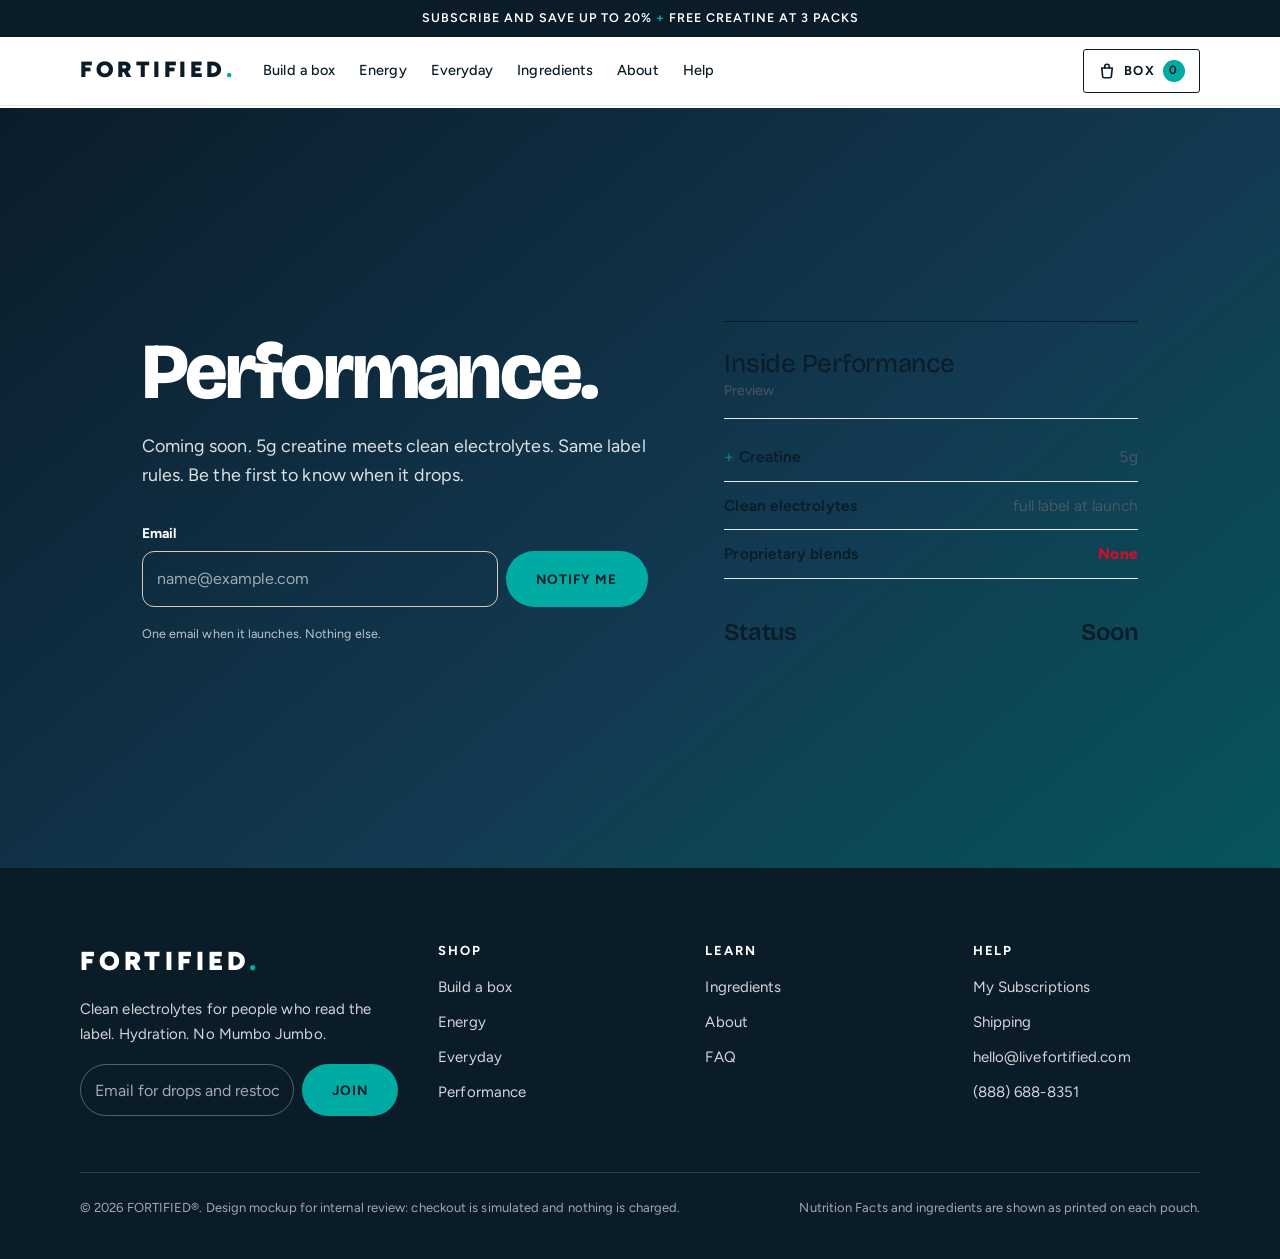
<file: mockups/site/performance.html>
<!doctype html>
<html lang="en" data-page="performance" data-type="product">
<head>
<meta charset="utf-8">
<meta name="viewport" content="width=device-width, initial-scale=1, viewport-fit=cover">
<meta name="page-type" content="product">
<meta name="site-kind" content="other">
<meta name="theme-color" content="#fbfaf5">
<title>Performance | Fortified</title>
<meta name="description" content="Fortified Performance: 5g creatine plus clean electrolytes. Coming soon. Join the list.">
<link rel="preconnect" href="https://fonts.googleapis.com">
<link rel="preconnect" href="https://fonts.gstatic.com" crossorigin>
<link href="https://fonts.googleapis.com/css2?family=Bricolage+Grotesque:opsz,wght@12..96,500..800&family=Figtree:wght@400;500;600;700;800;900&display=swap" rel="stylesheet">
<link rel="stylesheet" href="site.css">
</head>
<body>
<div data-head></div>

<main>
  <section class="perf field--performance" aria-labelledby="pf-h">
    <div class="wrap perf__grid">
      <div>
        <h1 id="pf-h" class="display d1" data-enter>Performance.</h1>
        <p class="lede" data-enter style="--d:100ms">Coming soon. 5g creatine meets clean electrolytes. Same label rules. Be the first to know when it drops.</p>
        <form class="waitlist" data-waitlist novalidate data-enter style="--d:180ms">
          <div class="field"><label for="wl" style="color:#fff">Email</label><div class="waitlist__row"><input id="wl" type="email" autocomplete="email" inputmode="email" placeholder="name@example.com"><button class="btn btn--money" type="submit">Notify me</button></div><span class="field__err" aria-live="polite"></span></div>
          <p class="legal" style="color:rgba(255,255,255,.72)">One email when it launches. Nothing else.</p>
        </form>
      </div>
      <div class="sheet-wrap perf__receipt" data-print-on-view>
        <div class="sheet">
          <div class="sheet__head"><div class="sheet__brand">FORTIFIED.</div><div class="sheet__title">Inside Performance</div><div class="sheet__meta">Preview</div></div>
          <ul class="items"><li class="item item--add"><span class="item__name">Creatine</span><span class="item__lead"></span><span class="item__val">5g</span></li><li class="item"><span class="item__name">Clean electrolytes</span><span class="item__lead"></span><span class="item__val">full label at launch</span></li><li class="item item--void"><span class="item__name">Proprietary blends</span><span class="item__lead"></span><span class="item__val">None</span></li></ul>
          <div class="totals"><div class="total-row total-row--big"><span>Status</span><span>Soon</span></div></div>
          <div class="barcode" aria-hidden="true"></div>
        </div>
      </div>
    </div>
  </section>
</main>

<div data-foot></div>
<script src="site.js"></script>
</body>
</html>
</file>
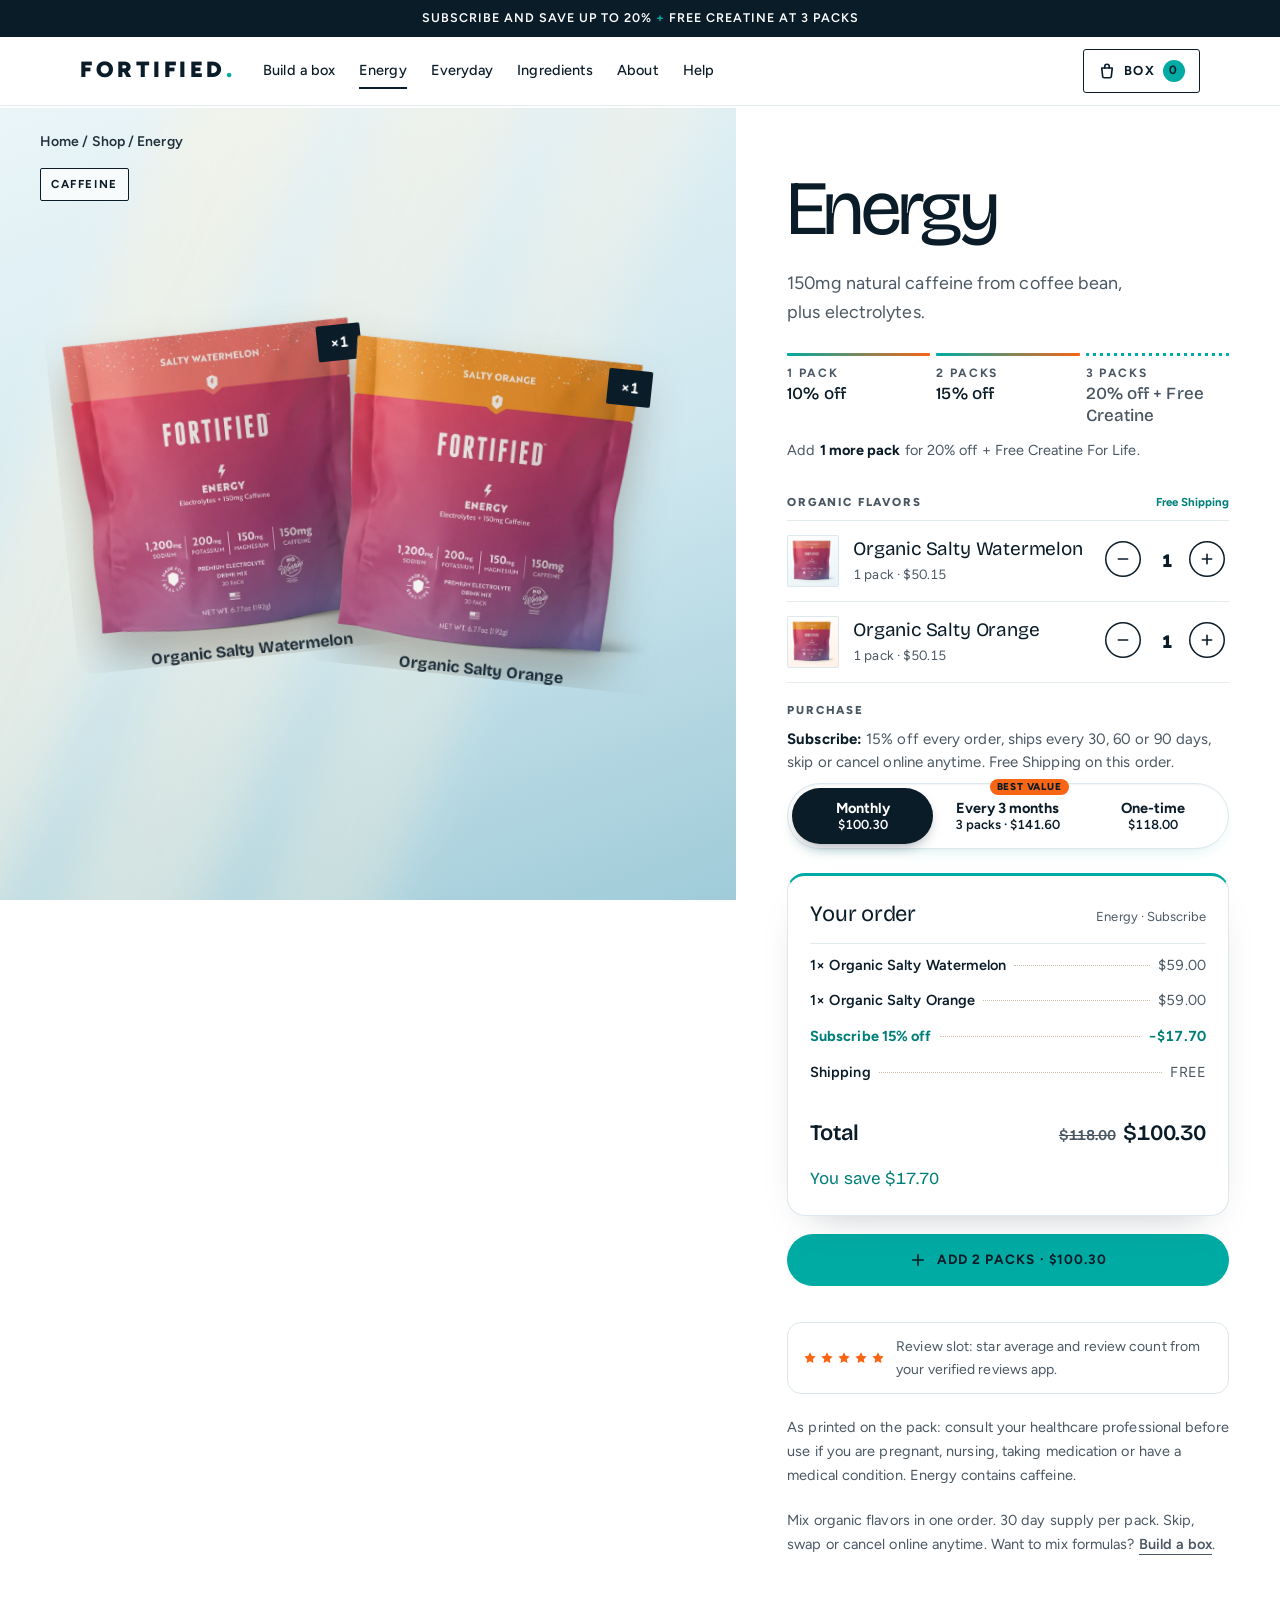
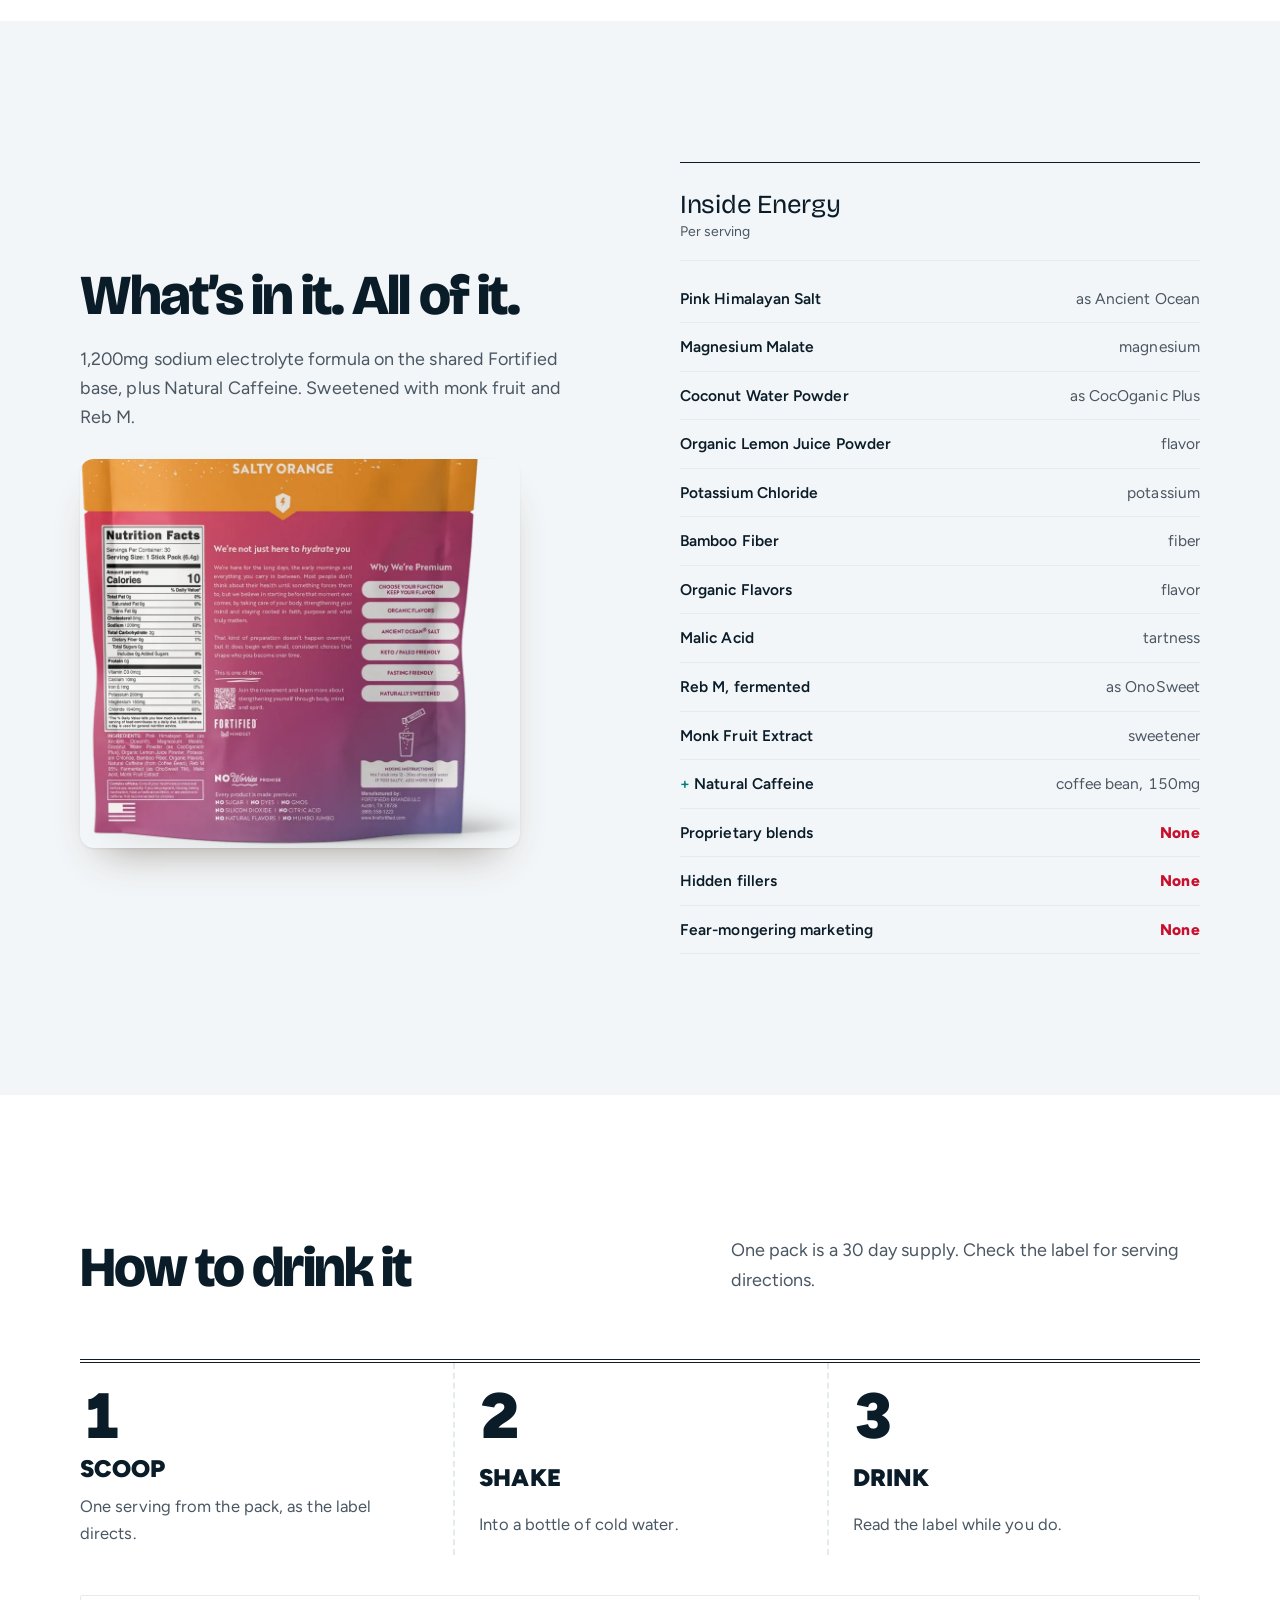
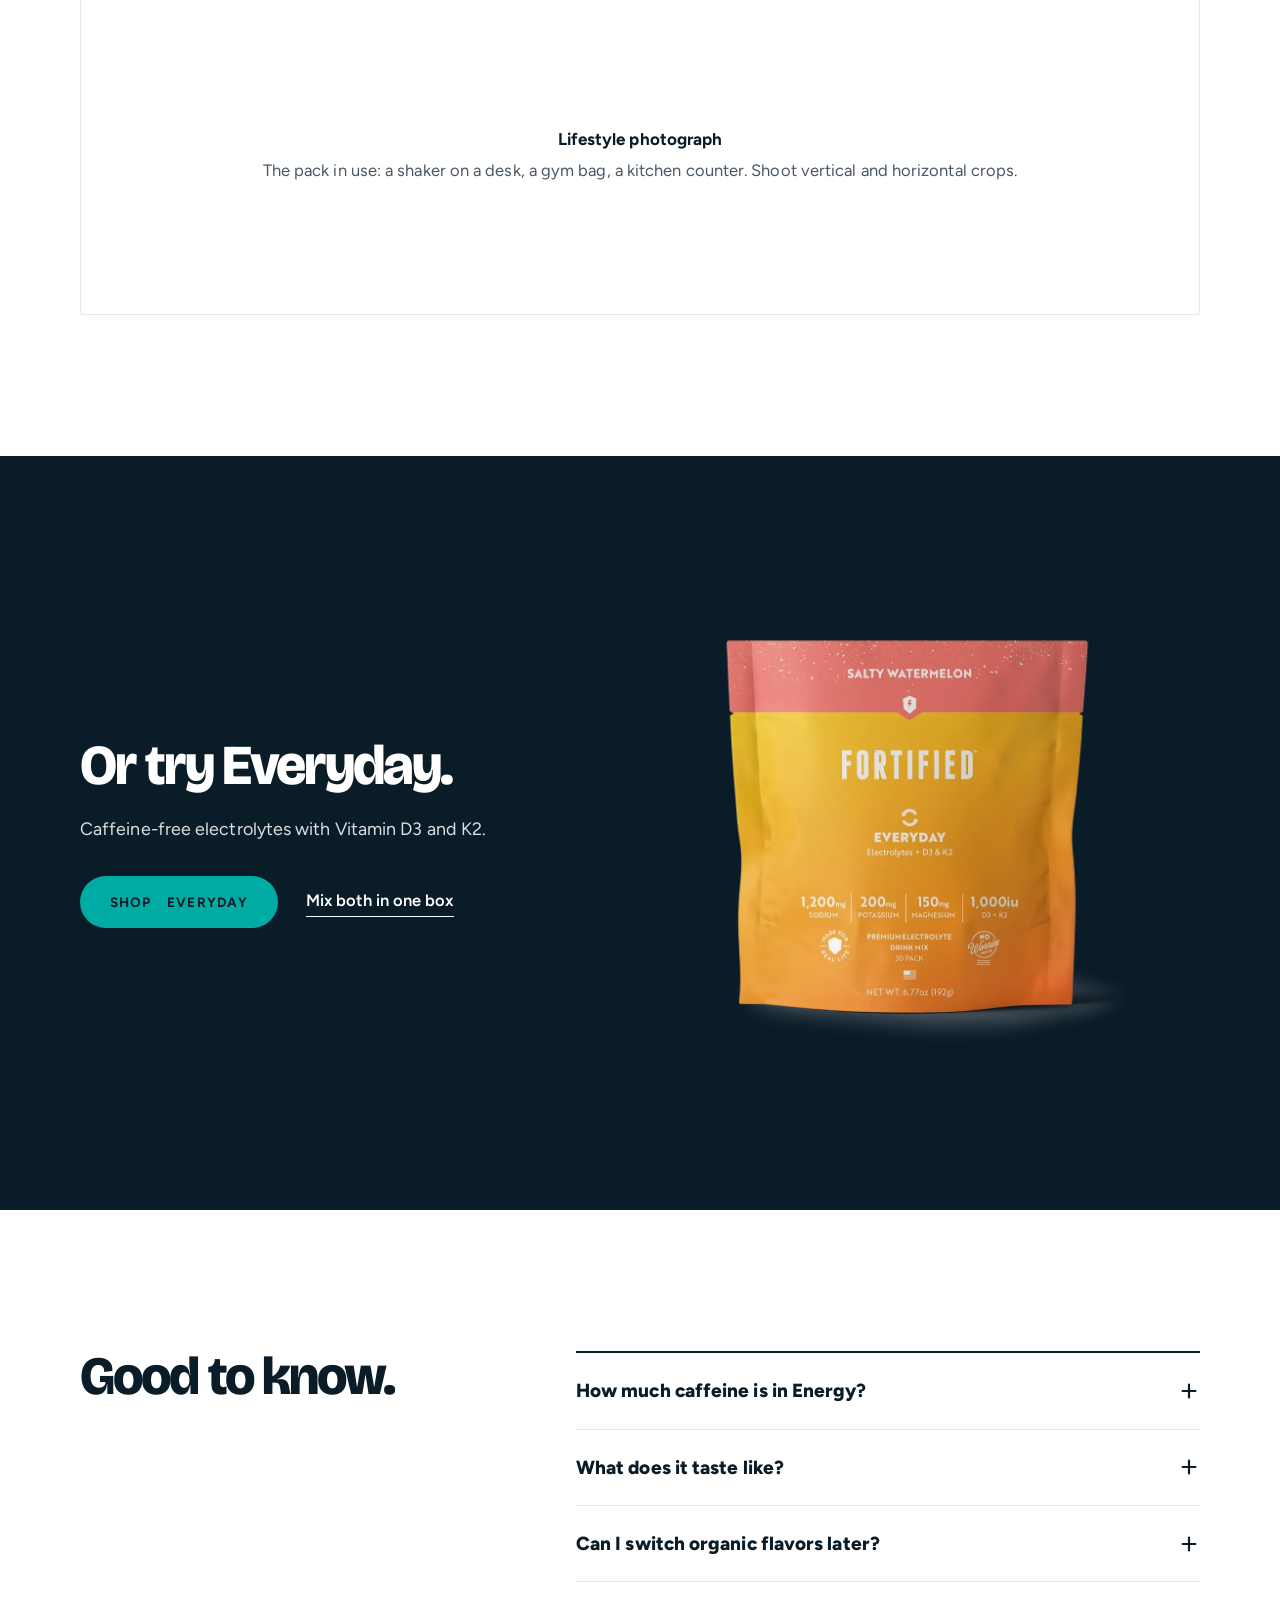
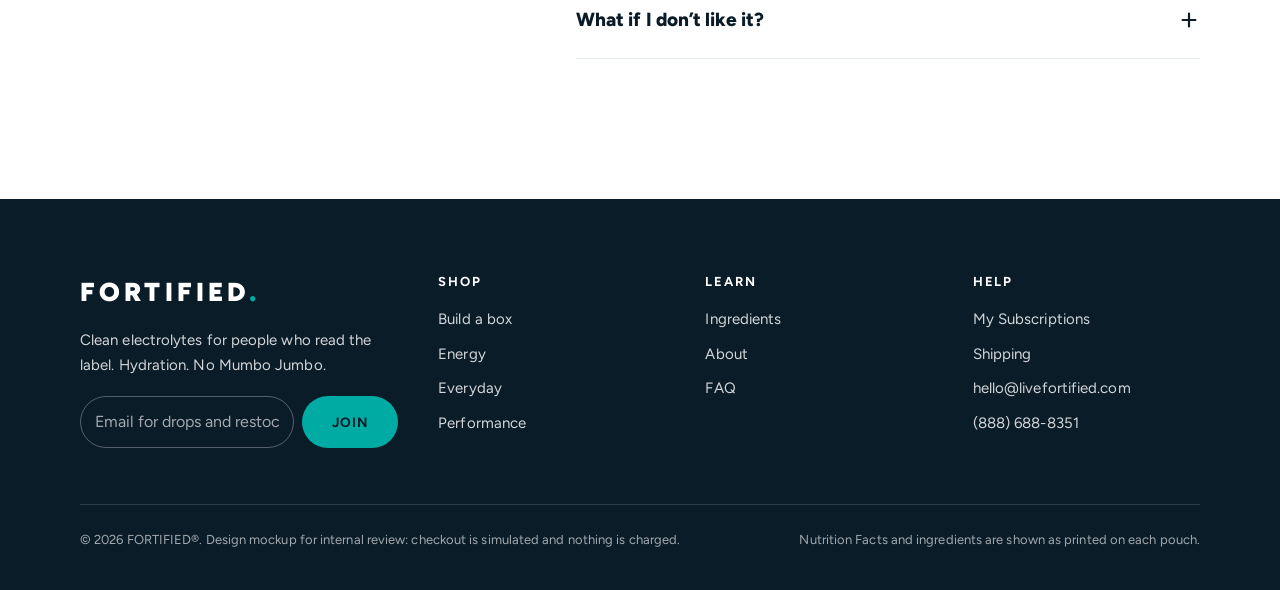
<file: mockups/site/product-flavors.html>
<!doctype html>
<html lang="en" data-page="product" data-type="product">
<head>
<meta charset="utf-8">
<meta name="viewport" content="width=device-width, initial-scale=1, viewport-fit=cover">
<meta name="page-type" content="product">
<meta name="site-kind" content="other">
<meta name="theme-color" content="#fbfaf5">
<title>Energy | Fortified</title>
<meta name="description" content="Fortified electrolytes, 30 Day Supply Pack in Organic Salty Watermelon or Organic Salty Orange.">
<link rel="preconnect" href="https://fonts.googleapis.com">
<link rel="preconnect" href="https://fonts.gstatic.com" crossorigin>
<link href="https://fonts.googleapis.com/css2?family=Bricolage+Grotesque:opsz,wght@12..96,500..800&family=Figtree:wght@400;500;600;700;800;900&display=swap" rel="stylesheet">
<link rel="stylesheet" href="site.css">
</head>
<body>
<div data-head></div>

<main data-product data-flavor-mode>
  <!-- Buy: the pack big on its own color, the buy box on paper -->
  <section class="pd" aria-labelledby="pd-h">
    <div class="pd__stage" data-field>
      <div class="pd__crumbs"><a href="index.html">Home</a> / <a href="shop.html">Shop</a> / <span data-t="name">Energy</span></div>
      <span class="tag pd__tag" data-t="badge">Caffeine</span>
      <div class="pd__stack" data-pd-stack data-enter>
        <figure class="pd__stackpack" data-stack="watermelon"><div class="pack pack--bare" data-stack-img></div><span class="pd__count num" aria-hidden="true"></span><figcaption>Organic Salty Watermelon</figcaption></figure>
        <figure class="pd__stackpack" data-stack="orange"><div class="pack pack--bare" data-stack-img></div><span class="pd__count num" aria-hidden="true"></span><figcaption>Organic Salty Orange</figcaption></figure>
      </div>
    </div>
    <div class="pd__buy">
      <h1 id="pd-h" class="display d1" data-t="name" data-enter>Energy</h1>
      <p class="lede" data-t="line" data-enter style="--d:80ms">150mg natural caffeine from coffee bean, plus electrolytes.</p>

      <div class="tiers" data-tiers data-enter style="--d:110ms" aria-label="Subscribe savings by pack count">
        <ol class="tiers__steps">
          <li data-tier="1"><i class="tiers__seg" aria-hidden="true"></i><b>1 pack</b><span>10% off</span></li>
          <li data-tier="2"><i class="tiers__seg" aria-hidden="true"></i><b>2 packs</b><span>15% off</span></li>
          <li data-tier="3"><i class="tiers__seg" aria-hidden="true"></i><b>3 packs</b><span>20% off + Free Creatine</span></li>
        </ol>
        <p class="tiers__msg" data-tiers-msg aria-live="polite"></p>
      </div>

      <div class="pd__opts" data-enter style="--d:140ms">
        <div class="opt"><div class="opt__label">Organic flavors <span class="opt__aside" data-pd-perk></span></div>
          <div class="flavor-rows">
          <div class="flavor-row" data-fq="watermelon">
            <div class="pack" data-flavor-pack="watermelon"></div>
            <div class="flavor-row__name"><b>Organic Salty Watermelon</b><span data-fq-sub="watermelon"></span></div>
            <div class="stepper stepper--sm">
              <button type="button" data-step="-1" aria-label="Remove a Organic Salty Watermelon pack"><svg viewBox="0 0 24 24" fill="none" stroke="currentColor" stroke-width="2.4" stroke-linecap="round" aria-hidden="true"><path d="M5 12h14"/></svg></button>
              <label class="sr" for="fq-watermelon">Organic Salty Watermelon packs</label>
              <input id="fq-watermelon" class="num" type="number" inputmode="numeric" min="0" max="24" value="1">
              <button type="button" data-step="1" aria-label="Add a Organic Salty Watermelon pack"><svg viewBox="0 0 24 24" fill="none" stroke="currentColor" stroke-width="2.4" stroke-linecap="round" aria-hidden="true"><path d="M12 5v14M5 12h14"/></svg></button>
            </div>
          </div>
          <div class="flavor-row" data-fq="orange">
            <div class="pack" data-flavor-pack="orange"></div>
            <div class="flavor-row__name"><b>Organic Salty Orange</b><span data-fq-sub="orange"></span></div>
            <div class="stepper stepper--sm">
              <button type="button" data-step="-1" aria-label="Remove a Organic Salty Orange pack"><svg viewBox="0 0 24 24" fill="none" stroke="currentColor" stroke-width="2.4" stroke-linecap="round" aria-hidden="true"><path d="M5 12h14"/></svg></button>
              <label class="sr" for="fq-orange">Organic Salty Orange packs</label>
              <input id="fq-orange" class="num" type="number" inputmode="numeric" min="0" max="24" value="1">
              <button type="button" data-step="1" aria-label="Add a Organic Salty Orange pack"><svg viewBox="0 0 24 24" fill="none" stroke="currentColor" stroke-width="2.4" stroke-linecap="round" aria-hidden="true"><path d="M12 5v14M5 12h14"/></svg></button>
            </div>
          </div>
          </div></div>
        <div class="opt"><div class="opt__label">Purchase</div>
          <p class="plan-note" data-plan-note aria-live="polite"></p>
          <div class="seg seg--full" role="group" aria-label="Purchase type" data-pp>
            <button type="button" data-v="sub" aria-pressed="true"><span>Monthly</span><small class="num" data-plan-price="sub"></small></button>
            <button type="button" data-v="q3" aria-pressed="false" class="pp-q3"><span>Every 3 months</span><small class="num"><span class="pp-sub">3 packs · </span><span data-plan-price="q3"></span></small></button>
            <button type="button" data-v="otp" aria-pressed="false"><span>One-time</span><small class="num" data-plan-price="otp"></small></button>
          </div></div>
        <div class="sheet-wrap pd-receipt">
          <div class="sheet">
            <div class="pd-receipt__head"><b>Your order</b><span data-pd-receipt-meta></span></div>
            <ul class="items" data-pd-receipt aria-live="polite"></ul>
            <div class="totals"><div class="total-row total-row--big"><span>Total</span><span class="num" data-pd-price></span></div></div>
            <span class="pd__save num" data-pd-save></span>
          </div>
        </div>
        <button class="btn btn--money btn--block" type="button" data-pd-add>Add to box</button>
        <div class="pd-proof"><span class="stars" aria-hidden="true"><svg viewBox="0 0 24 24" width="16" height="16" fill="currentColor" aria-hidden="true"><path d="M12 3.5l2.6 5.3 5.9.9-4.3 4.1 1 5.8L12 16.9l-5.2 2.7 1-5.8-4.3-4.1 5.9-.9z"/></svg><svg viewBox="0 0 24 24" width="16" height="16" fill="currentColor" aria-hidden="true"><path d="M12 3.5l2.6 5.3 5.9.9-4.3 4.1 1 5.8L12 16.9l-5.2 2.7 1-5.8-4.3-4.1 5.9-.9z"/></svg><svg viewBox="0 0 24 24" width="16" height="16" fill="currentColor" aria-hidden="true"><path d="M12 3.5l2.6 5.3 5.9.9-4.3 4.1 1 5.8L12 16.9l-5.2 2.7 1-5.8-4.3-4.1 5.9-.9z"/></svg><svg viewBox="0 0 24 24" width="16" height="16" fill="currentColor" aria-hidden="true"><path d="M12 3.5l2.6 5.3 5.9.9-4.3 4.1 1 5.8L12 16.9l-5.2 2.7 1-5.8-4.3-4.1 5.9-.9z"/></svg><svg viewBox="0 0 24 24" width="16" height="16" fill="currentColor" aria-hidden="true"><path d="M12 3.5l2.6 5.3 5.9.9-4.3 4.1 1 5.8L12 16.9l-5.2 2.7 1-5.8-4.3-4.1 5.9-.9z"/></svg></span><span>Review slot: star average and review count from your verified reviews app.</span></div>
        <p class="pd__fine">As printed on the pack: consult your healthcare professional before use if you are pregnant, nursing, taking medication or have a medical condition. Energy contains caffeine.</p>
        <p class="pd__fine">Mix organic flavors in one order. 30 day supply per pack. Skip, swap or cancel online anytime. Want to mix formulas? <a class="link" href="shop.html">Build a box</a>.</p>
      </div>
    </div>
  </section>

  <!-- What's in it -->
  <section class="sec sec--paper2" aria-labelledby="in-h">
    <div class="wrap label-grid">
      <div>
        <h2 id="in-h" class="display d2">What&rsquo;s in it. All of it.</h2>
        <p class="lede"><span data-t="base">Higher-sodium formula</span> on the shared Fortified base, plus <span data-t="adds">Natural Caffeine</span>. Sweetened with monk fruit and Reb M.</p>
        <figure class="backpack" style="margin-top:28px"><img data-backpack alt="Back of the pouch showing the Nutrition Facts panel" loading="lazy"></figure>
      </div>
      <div class="sheet-wrap" data-print-on-view>
        <div class="sheet">
          <div class="sheet__head"><div class="sheet__brand">FORTIFIED.</div><div class="sheet__title">Inside <span data-t="name">Energy</span></div><div class="sheet__meta">Per serving</div></div>
          <ul class="items" data-pd-items></ul>
          <div class="barcode" aria-hidden="true"></div>
        </div>
      </div>
    </div>
  </section>

  <!-- How it fits a day -->
  <section class="sec" aria-labelledby="how-h">
    <div class="wrap">
      <div class="sec-head"><h2 id="how-h" class="display d2">How to drink it</h2><p>One pack is a 30 day supply. <!-- Confirm serving directions against the approved label before launch. -->Check the label for serving directions.</p></div>
      <ol class="howto">
        <li><span class="howto__n num">1</span><b>Scoop</b><span>One serving from the pack, as the label directs.</span></li>
        <li><span class="howto__n num">2</span><b>Shake</b><span>Into a bottle of cold water.</span></li>
        <li><span class="howto__n num">3</span><b>Drink</b><span>Read the label while you do.</span></li>
      </ol>
      <div class="slot" style="margin-top:40px;min-height:320px"><div><b>Lifestyle photograph</b>The pack in use: a shaker on a desk, a gym bag, a kitchen counter. Shoot vertical and horizontal crops.</div></div>
    </div>
  </section>

  <!-- The other formula -->
  <section class="sec on-dark" aria-labelledby="other-h">
    <div class="wrap control-grid">
      <div>
        <h2 id="other-h" class="display d2">Or try <span data-t="other">Everyday</span>.</h2>
        <p class="lede" data-t="otherLine">Caffeine-free electrolytes with Vitamin D3 and K2.</p>
        <div style="margin-top:32px;display:flex;flex-wrap:wrap;gap:14px 28px;align-items:center"><a class="btn btn--paper" data-other-link href="product.html?f=everyday">Shop <span data-t="other" style="margin-left:6px">Everyday</span></a><a class="link" href="shop.html">Mix both in one box</a></div>
      </div>
      <figure class="pack pack--bare other-pack" data-other-pack></figure>
    </div>
  </section>

  <section class="sec" aria-labelledby="pfaq-h">
    <div class="wrap faq-layout">
      <h2 id="pfaq-h" class="display d2">Good to know.</h2>
      <div class="faq">
        <details><summary>How much caffeine is in Energy?<svg viewBox="0 0 24 24" fill="none" stroke="currentColor" stroke-width="2.4" stroke-linecap="round" aria-hidden="true"><path d="M12 5v14M5 12h14"/></svg></summary><p>150mg of natural caffeine from coffee bean per serving. Everyday has none.</p></details>
        <details><summary>What does it taste like?<svg viewBox="0 0 24 24" fill="none" stroke="currentColor" stroke-width="2.4" stroke-linecap="round" aria-hidden="true"><path d="M12 5v14M5 12h14"/></svg></summary><p>Organic Salty Watermelon is bold and refreshing. Organic Salty Orange is bright and citrusy. Both are lightly salty and sweetened with monk fruit and Reb M.</p></details>
        <details><summary>Can I switch organic flavors later?<svg viewBox="0 0 24 24" fill="none" stroke="currentColor" stroke-width="2.4" stroke-linecap="round" aria-hidden="true"><path d="M12 5v14M5 12h14"/></svg></summary><p>Yes. Swap formulas or organic flavors for any upcoming box in My Subscriptions.</p></details>
        <details><summary>What if I don&rsquo;t like it?<svg viewBox="0 0 24 24" fill="none" stroke="currentColor" stroke-width="2.4" stroke-linecap="round" aria-hidden="true"><path d="M12 5v14M5 12h14"/></svg></summary><p>Contact us within 30 days of delivery for a refund of the purchase price. No return required. A refund does not cancel your subscription, so cancel in My Subscriptions if you want to stop.</p></details>
      </div>
    </div>
  </section>
</main>

<div data-foot></div>
<script src="site.js"></script>
</body>
</html>
</file>
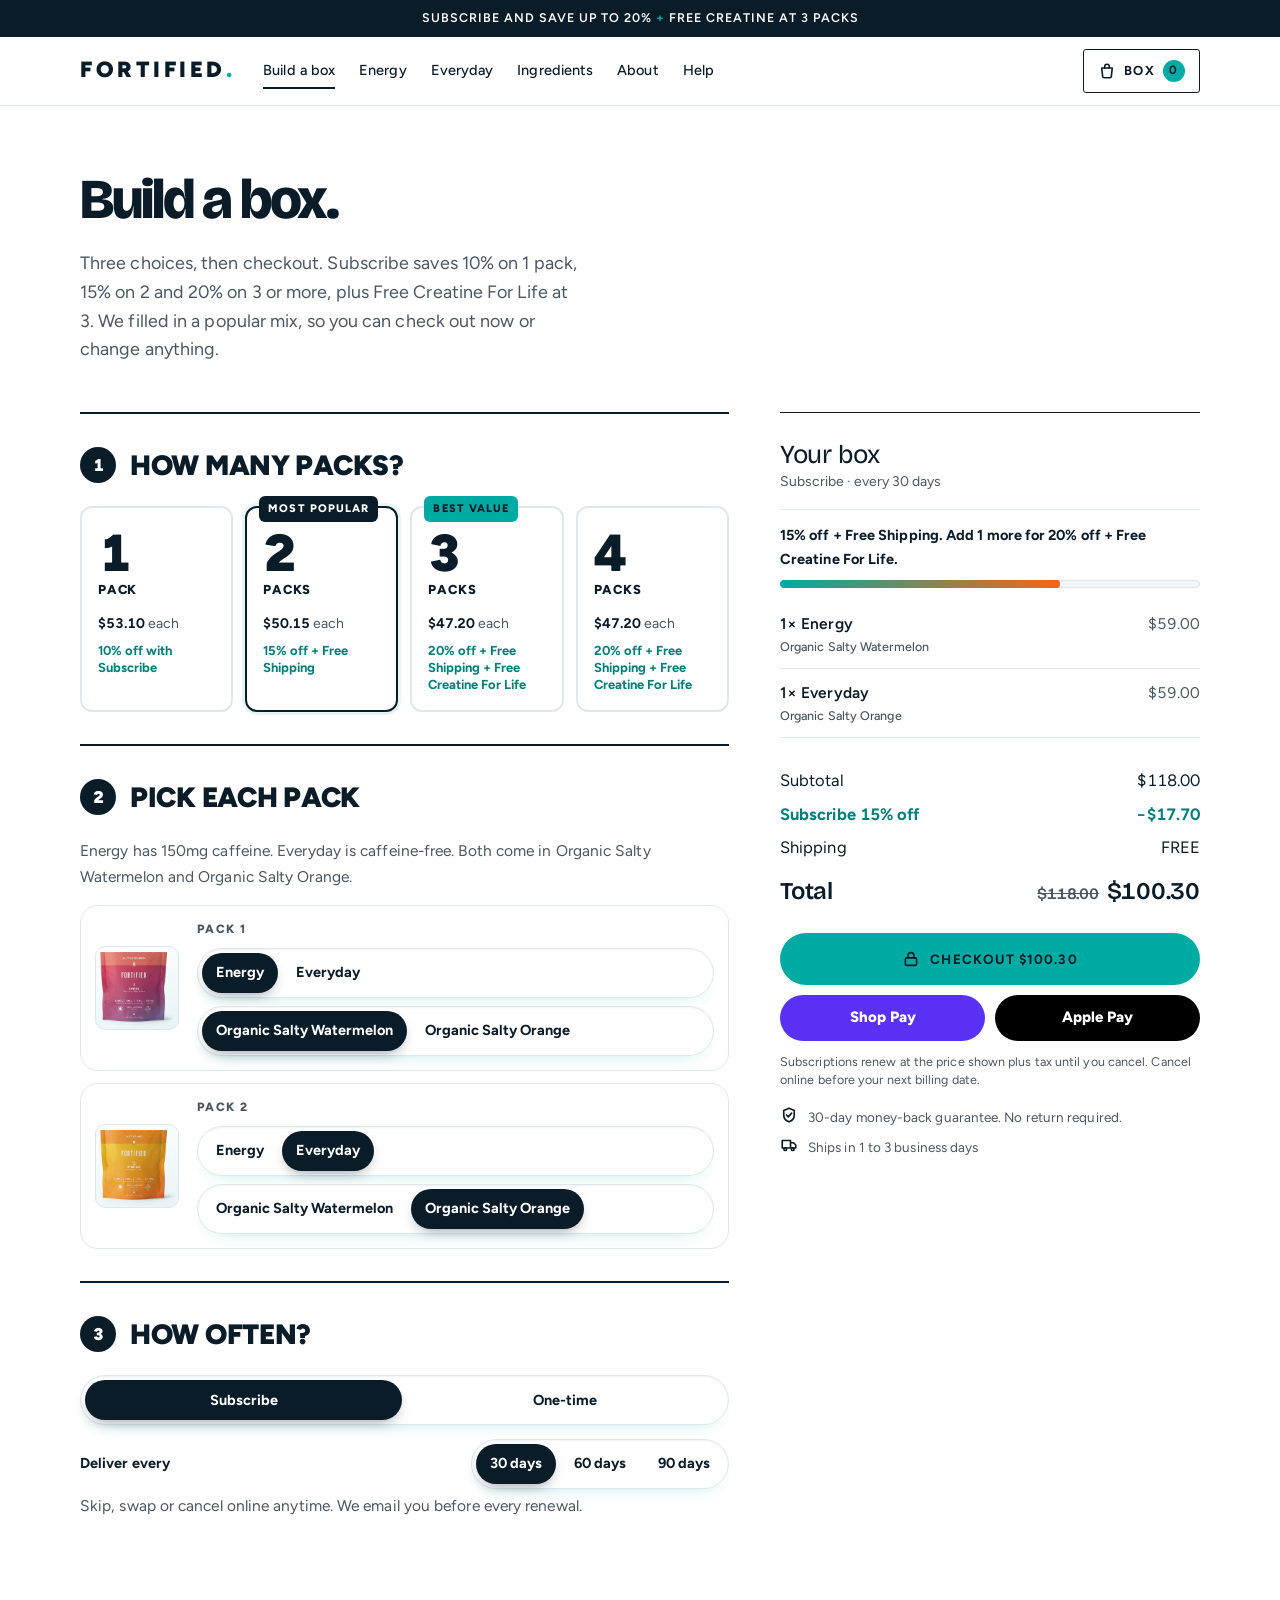
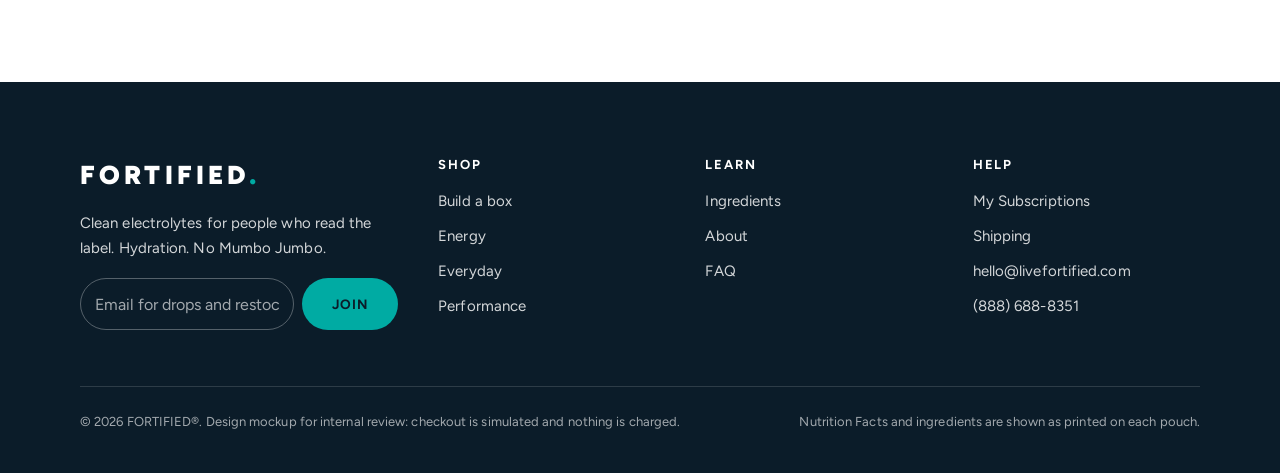
<file: mockups/site/shop.html>
<!doctype html>
<html lang="en" data-page="shop" data-type="product">
<head>
<meta charset="utf-8">
<meta name="viewport" content="width=device-width, initial-scale=1, viewport-fit=cover">
<meta name="page-type" content="product">
<meta name="site-kind" content="other">
<meta name="theme-color" content="#fbfaf5">
<title>Build a Box | Fortified</title>
<meta name="description" content="Build a box of Fortified electrolytes. Mix Energy and Everyday in Organic Salty Watermelon and Organic Salty Orange. Free Shipping on 2+ packs.">
<link rel="preconnect" href="https://fonts.googleapis.com">
<link rel="preconnect" href="https://fonts.gstatic.com" crossorigin>
<link href="https://fonts.googleapis.com/css2?family=Bricolage+Grotesque:opsz,wght@12..96,500..800&family=Figtree:wght@400;500;600;700;800;900&display=swap" rel="stylesheet">
<link rel="stylesheet" href="site.css">
</head>
<body>
<div data-head></div>

<main class="builder" data-builder>
  <div class="wrap">
    <header class="builder__head">
      <h1 class="display d2" data-enter>Build a box.</h1>
      <p class="lede" data-enter style="--d:100ms">Three choices, then checkout. Subscribe saves 10% on 1 pack, 15% on 2 and 20% on 3 or more, plus Free Creatine For Life at 3. We filled in a popular mix, so you can check out now or change anything.</p>
    </header>

    <div class="builder__grid">
      <div class="builder__steps">
        <section class="step" aria-labelledby="st1">
          <h2 id="st1" class="step__title"><span class="num">1</span>How many packs?</h2>
          <div class="sizes" role="group" aria-label="Number of packs" data-bn>
            <button type="button" data-v="1" aria-pressed="false"><span class="sizes__n num">1</span><span class="sizes__name">pack</span><span class="sizes__each"><b class="num" data-each>$53.10</b> each</span><span class="sizes__perk">10% off with Subscribe</span></button>
            <button type="button" data-v="2" aria-pressed="true"><span class="sizes__flag">Most popular</span><span class="sizes__n num">2</span><span class="sizes__name">packs</span><span class="sizes__each"><b class="num" data-each>$53.10</b> each</span><span class="sizes__perk">15% off + Free Shipping</span></button>
            <button type="button" data-v="3" aria-pressed="false"><span class="sizes__flag sizes__flag--best">Best value</span><span class="sizes__n num">3</span><span class="sizes__name">packs</span><span class="sizes__each"><b class="num" data-each>$53.10</b> each</span><span class="sizes__perk">20% off + Free Shipping + Free Creatine For Life</span></button>
            <button type="button" data-v="4" aria-pressed="false"><span class="sizes__n num">4</span><span class="sizes__name">packs</span><span class="sizes__each"><b class="num" data-each>$53.10</b> each</span><span class="sizes__perk">20% off + Free Shipping + Free Creatine For Life</span></button>
          </div>
        </section>

        <section class="step" aria-labelledby="st2">
          <h2 id="st2" class="step__title"><span class="num">2</span>Pick each pack</h2>
          <p class="step__hint">Energy has 150mg caffeine. Everyday is caffeine-free. Both come in Organic Salty Watermelon and Organic Salty Orange.</p>
          <div class="slots" data-slots></div>
        </section>

        <section class="step" aria-labelledby="st3">
          <h2 id="st3" class="step__title"><span class="num">3</span>How often?</h2>
          <div class="seg seg--full plan-seg" role="group" aria-label="Purchase type" data-bp>
            <button type="button" data-v="sub" aria-pressed="true">Subscribe</button>
            <button type="button" data-v="otp" aria-pressed="false">One-time</button>
          </div>
          <div class="freq-row" data-bdays><span>Deliver every</span>
            <div class="seg" role="group" aria-label="Delivery frequency">
              <button type="button" data-v="30" aria-pressed="true">30 days</button>
              <button type="button" data-v="60" aria-pressed="false">60 days</button>
              <button type="button" data-v="90" aria-pressed="false">90 days</button>
            </div>
          </div>
          <p class="step__hint">Skip, swap or cancel online anytime. We email you before every renewal.</p>
        </section>
      </div>

      <aside class="builder__receipt" data-b-receipt aria-labelledby="rc-h">
        <div class="sheet-wrap">
          <div class="sheet">
            <div class="sheet__head"><div class="sheet__brand">FORTIFIED.</div><div class="sheet__title" id="rc-h">Your box</div><div class="sheet__meta" data-b-meta></div></div>
            <div data-b-progress></div>
            <ul class="items" data-b-items aria-live="polite"></ul>
            <div class="totals num" data-b-totals></div>
            <button class="btn btn--money btn--block" type="button" data-b-go style="margin-top:18px">Checkout</button>
            <div class="express express--mini"><button class="shop" type="button" data-b-go>Shop Pay</button><button class="apple" type="button" data-b-go>Apple Pay</button></div>
            <p class="legal" data-b-legal>Subscriptions renew at the price shown plus tax until you cancel. Cancel online before your next billing date.</p>
            <ul class="assure">
              <li><svg viewBox="0 0 24 24" fill="none" stroke="currentColor" stroke-width="2.2" stroke-linecap="round" stroke-linejoin="round" aria-hidden="true"><path d="M12 3l7 3v6c0 4.5-3 7.8-7 9-4-1.2-7-4.5-7-9V6z"/><path d="M8.5 12l2.5 2.5 4.5-5"/></svg>30-day money-back guarantee. No return required.</li>
              <li><svg viewBox="0 0 24 24" fill="none" stroke="currentColor" stroke-width="2.2" stroke-linecap="round" stroke-linejoin="round" aria-hidden="true"><path d="M3 6h11v10H3zM14 9h4l3 3v4h-7"/><circle cx="7" cy="17.5" r="1.8"/><circle cx="17" cy="17.5" r="1.8"/></svg>Ships in 1 to 3 business days</li>
            </ul>
            <div class="barcode" aria-hidden="true"></div>
          </div>
        </div>
      </aside>
    </div>
  </div>

  <div class="sticky" data-sticky>
    <div class="sticky__info"><span data-b-sum></span><strong class="num" data-b-total></strong></div>
    <button class="btn btn--money" type="button" data-b-go>Checkout</button>
  </div>
</main>

<div data-foot></div>
<script src="site.js"></script>
</body>
</html>
</file>
<file: mockups/site/site.css>
/* Fortified site mockup. World: The Itemized Receipt (see DESIGN.md). */
:root {
  --paper: #fbfaf5;
  --paper-2: #f1efe6;
  --ink: #0e1a24;
  --ink-2: #46525c;
  --rule: #d8d5c8;
  --teal: #12a39a;
  --teal-ink: #0b7d76;
  --teal-wash: #dff2ef;
  --energy: #c8102e;
  --everyday: #f26a1b;
  --performance: #121212;
  --font: "Figtree", system-ui, -apple-system, "Segoe UI", sans-serif;
  --wrap: 1240px;
  --head: 108px;
  --gutter: clamp(16px, 4vw, 40px);
  --ease-out: cubic-bezier(.16, 1, .3, 1);
  --shadow-sheet: 0 1px 1px rgba(14,26,36,.04), 0 10px 24px -8px rgba(14,26,36,.18), 0 30px 60px -30px rgba(14,26,36,.25);
  color-scheme: light;
}
*, *::before, *::after { box-sizing: border-box; }
html { -webkit-text-size-adjust: 100%; scroll-padding-top: var(--head); }
body { margin: 0; background: var(--paper); color: var(--ink); font: 400 17px/1.55 var(--font); -webkit-font-smoothing: antialiased; text-rendering: optimizeLegibility; }
img { max-width: 100%; display: block; }
a { color: inherit; text-decoration-thickness: 1.5px; text-underline-offset: 4px; }
button, input, select { font: inherit; color: inherit; }
button { cursor: pointer; -webkit-tap-highlight-color: transparent; }
::selection { background: var(--teal); color: var(--ink); }
:focus-visible { outline: 3px solid var(--teal-ink); outline-offset: 3px; border-radius: 4px; }
.on-dark :focus-visible, .foot :focus-visible, .field--energy :focus-visible, .field--performance :focus-visible { outline-color: #fff; }
html { scrollbar-color: var(--ink-2) var(--paper-2); }
.num { font-variant-numeric: tabular-nums; }
[hidden] { display: none !important; }
.sr { position: absolute; width: 1px; height: 1px; overflow: hidden; clip: rect(0 0 0 0); white-space: nowrap; }
.wrap { max-width: var(--wrap); margin: 0 auto; padding: 0 var(--gutter); }

/* Display type */
.display { font-weight: 900; text-transform: uppercase; letter-spacing: -.025em; line-height: .96; margin: 0; text-wrap: balance; }
.d1 { font-size: clamp(44px, 8.6vw, 128px); }
.d2 { font-size: clamp(38px, 5.6vw, 80px); }
.d3 { font-size: clamp(28px, 3.4vw, 44px); }
.lede { font-size: clamp(18px, 1.6vw, 21px); line-height: 1.45; max-width: 46ch; margin: 22px 0 0; color: var(--ink-2); text-wrap: pretty; }
.on-dark .lede, .field--energy .lede, .field--performance .lede { color: rgba(255,255,255,.86); }
.field--everyday .lede { color: var(--ink); }

/* Buttons */
.btn { --bg: var(--ink); --fg: #fff; display: inline-flex; align-items: center; justify-content: center; gap: 10px; min-height: 56px; padding: 0 26px; border: 0; border-radius: 10px; background: var(--bg); color: var(--fg); font-weight: 800; font-size: 16px; letter-spacing: .04em; text-transform: uppercase; text-decoration: none; transition: transform .16s var(--ease-out), background-color .2s, box-shadow .2s; touch-action: manipulation; user-select: none; }
.btn:hover { box-shadow: 0 8px 18px -10px rgba(14,26,36,.55); }
.btn:active { transform: scale(.97); }
.btn--money { --bg: var(--teal); --fg: var(--ink); }
.btn--money:hover { --bg: #15b3a9; }
.btn--paper { --bg: var(--paper); --fg: var(--ink); }
.btn--ghost { --bg: transparent; --fg: currentColor; box-shadow: inset 0 0 0 2px currentColor; }
.btn--ghost:hover { box-shadow: inset 0 0 0 2px currentColor, 0 8px 18px -10px rgba(14,26,36,.4); }
.btn--block { width: 100%; }
.btn[disabled] { opacity: .45; cursor: not-allowed; transform: none; box-shadow: none; }
.btn svg { width: 18px; height: 18px; flex: none; }
.link { font-weight: 700; text-decoration: none; background: linear-gradient(currentColor, currentColor) 0 100% / 100% 2px no-repeat; padding-bottom: 2px; transition: background-size .3s var(--ease-out); }
.link:hover { background-size: 0 2px; background-position: 100% 100%; }

/* Header */
.bar { background: var(--ink); color: #fff; font-size: 13px; font-weight: 700; letter-spacing: .06em; text-transform: uppercase; text-align: center; padding: 9px 16px; }
.bar b { color: var(--teal); }
.site-top { position: fixed; top: 0; left: 0; right: 0; z-index: 50; }
body { padding-top: var(--head); }
.site-head { background: rgba(251,250,245,.94); backdrop-filter: saturate(1.4) blur(10px); -webkit-backdrop-filter: saturate(1.4) blur(10px); border-bottom: 1px solid var(--rule); }
.site-head .wrap { display: flex; align-items: center; gap: 28px; height: 68px; }
.logo { font-weight: 900; letter-spacing: .16em; font-size: 22px; text-decoration: none; display: inline-flex; align-items: baseline; }
.logo i { font-style: normal; color: var(--teal-ink); }
.foot .logo i, .on-dark .logo i { color: var(--teal); }
.logo sup { font-size: 10px; letter-spacing: 0; margin-left: 2px; }
.nav { display: flex; gap: 24px; margin-right: auto; }
.nav a { font-weight: 700; font-size: 15px; text-decoration: none; padding: 8px 0; position: relative; }
.nav a::after { content: ""; position: absolute; left: 0; right: 0; bottom: 2px; height: 2px; background: currentColor; transform: scaleX(0); transform-origin: right; transition: transform .3s var(--ease-out); }
.nav a:hover::after, .nav a[aria-current="page"]::after { transform: scaleX(1); transform-origin: left; }
.head-actions { display: flex; align-items: center; gap: 10px; }
.cart-btn { position: relative; display: inline-flex; align-items: center; gap: 8px; height: 44px; padding: 0 14px; border-radius: 10px; border: 1.5px solid var(--ink); background: transparent; font-weight: 800; font-size: 14px; letter-spacing: .04em; text-transform: uppercase; transition: transform .16s var(--ease-out); }
.cart-btn:active { transform: scale(.97); }
.cart-btn svg { width: 18px; height: 18px; }
.cart-count { min-width: 22px; height: 22px; padding: 0 6px; border-radius: 11px; background: var(--teal); color: var(--ink); display: inline-grid; place-items: center; font-size: 12px; }
.cart-count.bump { animation: bump .4s var(--ease-out); }
@keyframes bump { 40% { transform: scale(1.3); } }
.menu-btn { display: none; width: 44px; height: 44px; border: 0; background: none; padding: 10px; }
.menu-btn span { display: block; height: 2px; background: var(--ink); margin: 5px 0; transition: transform .25s var(--ease-out), opacity .2s; }
.menu-open .menu-btn span:nth-child(1) { transform: translateY(7px) rotate(45deg); }
.menu-open .menu-btn span:nth-child(2) { opacity: 0; }
.menu-open .menu-btn span:nth-child(3) { transform: translateY(-7px) rotate(-45deg); }

/* Receipt sheet */
.sheet { --tooth: 9px; position: relative; background: #fff; color: var(--ink); padding: 34px 28px;
  --zz: conic-gradient(from -45deg at bottom, #0000, #000 1deg 89deg, #0000 90deg) bottom / calc(var(--tooth) * 2) 51% repeat-x, conic-gradient(from 135deg at top, #0000, #000 1deg 89deg, #0000 90deg) top / calc(var(--tooth) * 2) 51% repeat-x;
  -webkit-mask: var(--zz); mask: var(--zz); }
.sheet-wrap { filter: drop-shadow(0 18px 28px rgba(14,26,36,.18)) drop-shadow(0 2px 2px rgba(14,26,36,.06)); }
.sheet__head { text-align: center; border-bottom: 2px dashed var(--rule); padding-bottom: 16px; margin-bottom: 14px; }
.sheet__brand { font-weight: 900; letter-spacing: .2em; font-size: 15px; }
.sheet__title { font-weight: 900; text-transform: uppercase; font-size: 22px; letter-spacing: -.01em; margin: 6px 0 2px; line-height: 1.05; }
.sheet__meta { font-size: 12.5px; color: var(--ink-2); letter-spacing: .06em; text-transform: uppercase; }
.items { list-style: none; margin: 0; padding: 0; }
.item { display: flex; align-items: baseline; gap: 8px; padding: 7px 0; font-size: 15px; }
.item__name { font-weight: 700; }
.item__lead { flex: 1; min-width: 12px; border-bottom: 2px dotted #c9c5b6; transform: translateY(-4px); }
.item__val { color: var(--ink-2); text-align: right; font-variant-numeric: tabular-nums; }
.item--void .item__name { text-decoration: line-through; text-decoration-thickness: 2px; color: var(--ink-2); }
.item--void .item__val { color: var(--energy); font-weight: 800; letter-spacing: .08em; }
.item--add .item__name::before { content: "+ "; color: var(--teal-ink); }
.item small { display: block; font-size: 12.5px; color: var(--ink-2); font-weight: 500; }
.sheet__sub { font-size: 12px; font-weight: 800; letter-spacing: .12em; text-transform: uppercase; color: var(--ink-2); margin: 16px 0 4px; }
.totals { border-top: 4px double var(--ink); margin-top: 14px; padding-top: 12px; }
.total-row { display: flex; justify-content: space-between; gap: 12px; padding: 3px 0; font-variant-numeric: tabular-nums; }
.total-row--big { font-weight: 900; font-size: 24px; text-transform: uppercase; letter-spacing: -.01em; padding-top: 8px; }
.total-row--save { color: var(--teal-ink); font-weight: 700; }
.total-row s { color: var(--ink-2); font-weight: 600; font-size: 16px; margin-right: 8px; }
.sheet__foot { margin-top: 18px; text-align: center; font-size: 12.5px; color: var(--ink-2); letter-spacing: .04em; }
.barcode { height: 38px; margin: 14px auto 0; width: 70%; background: repeating-linear-gradient(90deg, var(--ink) 0 2px, transparent 2px 4px, var(--ink) 4px 5px, transparent 5px 8px, var(--ink) 8px 11px, transparent 11px 12px); opacity: .85; }
.stamp { position: absolute; display: inline-grid; place-items: center; text-align: center; border: 3px solid var(--energy); color: var(--energy); border-radius: 8px; padding: 8px 14px; font-weight: 900; font-size: 15px; letter-spacing: .1em; text-transform: uppercase; line-height: 1.05; transform: rotate(-9deg); mix-blend-mode: multiply; pointer-events: none; }
.stamp small { font-size: 10px; letter-spacing: .14em; }

/* Printing motion */
.print .items > li, .print [data-print] { animation: feed .26s var(--ease-out) both; animation-delay: calc(var(--i, 0) * 40ms + 120ms); }
@keyframes feed { from { opacity: 0; transform: translateY(-8px); clip-path: inset(0 0 100% 0); } to { opacity: 1; transform: none; clip-path: inset(0 0 0 0); } }
.line-in { animation: feed .26s var(--ease-out) both; }

/* Segmented controls */
.seg { display: inline-flex; padding: 4px; gap: 4px; border-radius: 12px; background: var(--paper-2); border: 1px solid var(--rule); }
.seg button { min-height: 40px; padding: 0 14px; border: 0; border-radius: 8px; background: none; font-weight: 700; font-size: 14.5px; color: var(--ink-2); transition: background-color .18s, color .18s, transform .16s var(--ease-out); white-space: nowrap; }
.seg button:active { transform: scale(.97); }
.seg button[aria-pressed="true"] { background: var(--ink); color: #fff; }
.seg--formula button[data-v="energy"][aria-pressed="true"] { background: var(--energy); color: #fff; }
.seg--formula button[data-v="everyday"][aria-pressed="true"] { background: var(--everyday); color: var(--ink); }
.seg--full { display: flex; width: 100%; }
.seg--full button { flex: 1; min-width: 0; white-space: normal; line-height: 1.15; padding: 6px 10px; }

/* Sections */
.sec { padding: clamp(72px, 10vw, 136px) 0; position: relative; }
.sec--tight { padding: clamp(56px, 7vw, 96px) 0; }
.sec--paper2 { background: var(--paper-2); }
.on-dark { background: var(--ink); color: #fff; }
.field--energy { background: var(--energy); color: #fff; }
.field--everyday { background: var(--everyday); color: var(--ink); }
.field--performance { background: var(--performance); color: #fff; }
.sec-head { display: grid; grid-template-columns: minmax(0, 1fr) minmax(0, .8fr); gap: 24px 64px; align-items: end; margin-bottom: clamp(36px, 5vw, 64px); }
.sec-head p { margin: 0; color: var(--ink-2); font-size: 18px; max-width: 46ch; }
.on-dark .sec-head p { color: rgba(255,255,255,.8); }

/* Home hero */
.hero { padding: clamp(36px, 5vw, 72px) 0 0; overflow: clip; }
.hero__grid { display: grid; grid-template-columns: minmax(0, 1.25fr) minmax(340px, .75fr); gap: 32px 56px; align-items: start; }
.hero__copy { padding-top: clamp(8px, 3vw, 48px); }
.hero__copy .d1 span { color: var(--teal-ink); display: block; }
.hero__actions { display: flex; flex-wrap: wrap; align-items: center; gap: 14px 24px; margin-top: 32px; }
.hero__note { font-size: 14.5px; color: var(--ink-2); }
.hero__note b { color: var(--ink); }
.hero__packs { display: flex; gap: 14px; margin-top: 44px; align-items: flex-end; }
.hero__packs figure { margin: 0; width: clamp(110px, 13vw, 170px); }
.hero__packs figure:nth-child(2) { transform: translateY(-14px); }
.hero__receipt { position: relative; margin-bottom: -48px; z-index: 2; }
.hero__receipt .sheet { padding-bottom: 40px; }
.stamp--inline { position: relative; display: table; margin: 16px auto 0; }
.hero .d1 { font-size: clamp(44px, 7.2vw, 112px); }
.hero__controls { display: grid; gap: 10px; margin: 0 0 14px; }
.hero__controls .seg { width: 100%; }
.hero__band { background: var(--ink); color: #fff; margin-top: -20px; position: relative; z-index: 1; }
.hero__band ul { list-style: none; margin: 0 auto; padding: 26px var(--gutter); display: flex; flex-wrap: wrap; gap: 10px 40px; font-weight: 800; letter-spacing: .06em; text-transform: uppercase; font-size: 14px; }
.hero__band li { display: flex; align-items: center; gap: 10px; }
.hero__band svg { width: 18px; height: 18px; color: var(--teal); }

/* Pack image */
.pack { position: relative; aspect-ratio: 1 / 1; border-radius: 16px; background: #fff; overflow: hidden; }
.pack img, .pack svg { width: 100%; height: 100%; object-fit: contain; }
.pack--bare img { mix-blend-mode: multiply; }
.pack--bare { background: transparent; }

/* Formula split */
.split { display: grid; grid-template-columns: 1fr 1fr; min-height: min(92vh, 860px); }
.split > a { position: relative; display: flex; flex-direction: column; justify-content: space-between; padding: clamp(36px, 5vw, 72px) var(--gutter); text-decoration: none; overflow: hidden; isolation: isolate; }
.split .tag { align-self: flex-start; margin-top: 18px; font-weight: 800; letter-spacing: .12em; text-transform: uppercase; font-size: 13px; padding: 7px 12px; border-radius: 6px; border: 2px solid currentColor; }
.split h3 { margin: 18px 0 10px; }
.split p { margin: 0; max-width: 34ch; font-size: 18px; }
.split__pack { width: min(78%, 440px); align-self: center; margin: 24px 0; transition: transform .6s var(--ease-out); }
.split > a:hover .split__pack { transform: scale(1.03) rotate(-1deg); }
.split__foot { display: flex; justify-content: space-between; align-items: center; gap: 12px; font-weight: 800; }
.split__foot .num { font-size: 20px; }
.split__go { display: inline-flex; align-items: center; gap: 8px; text-transform: uppercase; letter-spacing: .06em; font-size: 15px; }
.split__go svg { width: 20px; height: 20px; transition: transform .3s var(--ease-out); }
.split > a:hover .split__go svg { transform: translateX(4px); }

/* Ladder (rewards) */
.ladder { display: grid; grid-template-columns: repeat(3, minmax(0, 1fr)); border-top: 4px double var(--ink); border-bottom: 4px double var(--ink); }
.ladder > div { padding: 28px 24px 30px; border-right: 2px dashed var(--rule); }
.ladder > div:last-child { border-right: 0; }
.ladder__qty { font-weight: 900; font-size: clamp(48px, 6vw, 84px); line-height: .9; letter-spacing: -.03em; }
.ladder__qty small { font-size: 18px; letter-spacing: .02em; margin-left: 6px; }
.ladder ul { list-style: none; padding: 0; margin: 18px 0 0; display: grid; gap: 8px; font-weight: 700; }
.ladder li { display: flex; gap: 10px; align-items: baseline; }
.ladder li svg { width: 16px; height: 16px; flex: none; color: var(--teal-ink); transform: translateY(2px); }
.ladder li.off { color: var(--ink-2); font-weight: 500; }
.ladder li.off svg { color: var(--rule); }
.ladder__price { margin-top: 18px; color: var(--ink-2); }

/* Label section */
.label-grid { display: grid; grid-template-columns: minmax(0, 1fr) minmax(0, 1fr); gap: clamp(32px, 6vw, 96px); align-items: center; }
.label-grid .sheet-wrap { max-width: 520px; width: 100%; justify-self: end; position: relative; }
.label-grid .stamp { right: -14px; bottom: 26px; }

/* Faux subscription UI */
.ui { background: #fff; border-radius: 18px; box-shadow: var(--shadow-sheet); overflow: hidden; color: var(--ink); max-width: 520px; width: 100%; }
.ui__top { display: flex; align-items: center; justify-content: space-between; padding: 16px 20px; border-bottom: 1px solid var(--rule); font-weight: 800; }
.ui__top span { font-size: 13px; color: var(--teal-ink); font-weight: 700; }
.ui__row { display: grid; grid-template-columns: 56px 1fr auto; gap: 14px; align-items: center; padding: 14px 20px; border-bottom: 1px solid var(--paper-2); font-size: 15px; }
.ui__row .pack { border-radius: 10px; }
.ui__row b { display: block; }
.ui__row small { color: var(--ink-2); }
.ui__acts { display: grid; grid-template-columns: repeat(4, 1fr); gap: 8px; padding: 16px 20px 20px; }
.ui__acts button { min-height: 48px; border-radius: 10px; border: 1.5px solid var(--rule); background: var(--paper); font-weight: 800; font-size: 13.5px; transition: transform .16s var(--ease-out), border-color .2s, background-color .2s; }
.ui__acts button:hover { border-color: var(--ink); }
.ui__acts button:active { transform: scale(.96); }
.ui__acts button.is-on { background: var(--ink); color: #fff; border-color: var(--ink); }
.ui__toast { margin: 0 20px 20px; padding: 12px 14px; border-radius: 10px; background: var(--teal-wash); color: var(--ink); font-size: 14px; font-weight: 600; min-height: 46px; }
.control-grid { display: grid; grid-template-columns: minmax(0, .9fr) minmax(0, 1fr); gap: clamp(32px, 6vw, 96px); align-items: center; }
.checklist { list-style: none; padding: 0; margin: 28px 0 0; display: grid; gap: 14px; font-size: 18px; }
.checklist li { display: flex; gap: 12px; align-items: baseline; }
.checklist svg { width: 20px; height: 20px; flex: none; color: var(--teal); transform: translateY(3px); }

/* Slots for client assets */
.slot { border: 2px dashed #b8b4a4; border-radius: 16px; display: grid; place-items: center; text-align: center; padding: 28px; color: var(--ink-2); background: rgba(14,26,36,.03); min-height: 220px; }
.slot b { display: block; color: var(--ink); font-size: 17px; margin-bottom: 4px; }
.on-dark .slot { border-color: rgba(255,255,255,.35); color: rgba(255,255,255,.75); }
.on-dark .slot b { color: #fff; }

/* Guarantee */
.guarantee { display: grid; grid-template-columns: auto minmax(0, 1fr) auto; gap: 40px; align-items: center; }
.seal { width: 150px; height: 150px; border-radius: 50%; border: 3px solid var(--teal-ink); display: grid; place-items: center; text-align: center; font-weight: 900; text-transform: uppercase; line-height: 1; position: relative; }
.seal::after { content: ""; position: absolute; inset: 8px; border-radius: 50%; border: 1.5px dashed currentColor; opacity: .3; }
.seal b { display: block; font-size: 54px; color: var(--teal-ink); letter-spacing: -.03em; }
.seal small { font-size: 11px; letter-spacing: .16em; }

/* FAQ */
.faq { border-top: 2px solid var(--ink); }
.faq details { border-bottom: 1px solid var(--rule); }
.faq summary { list-style: none; cursor: pointer; display: flex; justify-content: space-between; gap: 20px; align-items: center; padding: 22px 0; font-weight: 800; font-size: 19px; }
.faq summary::-webkit-details-marker { display: none; }
.faq summary svg { width: 22px; height: 22px; flex: none; transition: transform .3s var(--ease-out); color: var(--teal-ink); }
.faq details[open] summary svg { transform: rotate(45deg); }
.faq details p { margin: 0 0 22px; max-width: 68ch; color: var(--ink-2); }
.faq-layout { display: grid; grid-template-columns: minmax(0, .8fr) minmax(0, 1.2fr); gap: 32px 80px; }
.faq-layout .d2 { font-size: clamp(36px, 4.2vw, 60px); }

/* Closing */
.closing { text-align: center; }
.closing .d1 { max-width: 14ch; margin: 0 auto; }
.closing .lede { margin: 22px auto 34px; }

/* Footer */
.foot { background: var(--ink); color: rgba(255,255,255,.82); padding: 72px 0 40px; font-size: 15px; }
.foot__grid { display: grid; grid-template-columns: minmax(0, 1.4fr) repeat(3, minmax(0, 1fr)); gap: 40px; }
.foot h4 { margin: 0 0 14px; color: #fff; font-size: 13px; letter-spacing: .14em; text-transform: uppercase; }
.foot ul { list-style: none; padding: 0; margin: 0; display: grid; gap: 10px; }
.foot a { text-decoration: none; }
.foot a:hover { text-decoration: underline; }
.foot .logo { color: #fff; font-size: 26px; }
.news { display: flex; gap: 8px; margin-top: 18px; max-width: 420px; }
.news input { flex: 1; min-width: 0; height: 52px; border-radius: 10px; border: 1.5px solid rgba(255,255,255,.3); background: transparent; color: #fff; padding: 0 14px; font-size: 16px; }
.news input::placeholder { color: rgba(255,255,255,.62); }
.news input:focus { outline: none; border-color: var(--teal); }
.news .btn { min-height: 52px; }
.foot__legal { border-top: 1px solid rgba(255,255,255,.14); margin-top: 56px; padding-top: 24px; display: flex; flex-wrap: wrap; justify-content: space-between; gap: 12px; font-size: 13px; color: rgba(255,255,255,.62); }
.mock-note { background: #fff4c7; color: #4d3c00; font-size: 12.5px; font-weight: 700; text-align: center; padding: 6px 16px; }

/* Drawer (cart) and sheet (checkout) */
.scrim { position: fixed; inset: 0; z-index: 80; background: rgba(14,26,36,.5); opacity: 0; pointer-events: none; transition: opacity .3s var(--ease-out); }
.scrim.is-open { opacity: 1; pointer-events: auto; }
.drawer { position: fixed; z-index: 90; top: 0; right: 0; bottom: 0; width: min(460px, 100%); background: var(--paper); transform: translateX(100%); transition: transform .42s var(--ease-out); display: flex; flex-direction: column; visibility: hidden; }
.drawer.is-open { transform: none; visibility: visible; }
.drawer__top { display: flex; align-items: center; justify-content: space-between; padding: 16px 20px; border-bottom: 1px solid var(--rule); }
.drawer__top h2 { margin: 0; font-size: 18px; font-weight: 900; letter-spacing: .06em; text-transform: uppercase; }
.x { width: 44px; height: 44px; border-radius: 10px; border: 0; background: var(--paper-2); display: grid; place-items: center; transition: transform .16s var(--ease-out); }
.x:active { transform: scale(.94); }
.x svg { width: 20px; height: 20px; }
.drawer__body { flex: 1; overflow-y: auto; padding: 20px; overscroll-behavior: contain; }
.drawer__foot { padding: 16px 20px calc(16px + env(safe-area-inset-bottom)); border-top: 1px solid var(--rule); background: var(--paper); }
.progress { margin-bottom: 16px; }
.progress__msg { font-size: 14.5px; font-weight: 700; margin-bottom: 8px; }
.progress__msg b { color: var(--teal-ink); }
.progress__track { height: 8px; border-radius: 4px; background: var(--paper-2); overflow: hidden; }
.progress__fill { height: 100%; background: var(--teal); border-radius: 4px; transform-origin: left; transition: transform .45s var(--ease-out); }
.cart-line { display: grid; grid-template-columns: 64px minmax(0, 1fr) auto; gap: 14px; align-items: center; padding: 12px 0; border-bottom: 2px dotted #d6d2c3; }
.cart-line .pack { border-radius: 10px; }
.cart-line b { display: block; font-size: 15.5px; }
.cart-line small { color: var(--ink-2); font-size: 13px; }
.qty { display: inline-grid; grid-template-columns: 36px 32px 36px; align-items: center; height: 38px; border: 1.5px solid var(--rule); border-radius: 10px; margin-top: 6px; background: #fff; }
.qty button { height: 100%; border: 0; background: none; font-size: 18px; font-weight: 700; border-radius: 8px; }
.qty button:active { background: var(--paper-2); }
.qty output { text-align: center; font-weight: 800; font-variant-numeric: tabular-nums; }
.cart-line__price { text-align: right; font-weight: 800; font-variant-numeric: tabular-nums; }
.cart-line__price s { display: block; color: var(--ink-2); font-weight: 500; font-size: 13px; }
.empty { text-align: center; padding: 48px 12px; color: var(--ink-2); }
.empty b { display: block; color: var(--ink); font-size: 20px; margin-bottom: 6px; }
.freq-row { display: flex; align-items: center; justify-content: space-between; gap: 12px; margin: 14px 0 4px; font-weight: 700; font-size: 14.5px; }
.legal { font-size: 12.5px; color: var(--ink-2); line-height: 1.5; margin: 12px 0 0; }

.checkout { position: fixed; z-index: 95; inset: 0; background: var(--paper); overflow-y: auto; opacity: 0; transform: translateY(16px); pointer-events: none; transition: opacity .3s var(--ease-out), transform .42s var(--ease-out); visibility: hidden; }
.checkout.is-open { opacity: 1; transform: none; pointer-events: auto; visibility: visible; }
.checkout__head { position: sticky; top: 0; z-index: 2; background: var(--paper); border-bottom: 1px solid var(--rule); }
.checkout__head .wrap { display: flex; align-items: center; justify-content: space-between; height: 68px; }
.checkout__head .secure { display: flex; align-items: center; gap: 8px; font-weight: 700; font-size: 14px; color: var(--ink-2); }
.checkout__head .secure svg { width: 16px; height: 16px; color: var(--teal-ink); }
.checkout__grid { display: grid; grid-template-columns: minmax(0, 1fr) minmax(0, 420px); gap: 56px; padding: 40px var(--gutter) 80px; max-width: var(--wrap); margin: 0 auto; align-items: start; }
.express { display: grid; grid-template-columns: 1fr 1fr; gap: 10px; }
.express button { min-height: 52px; border-radius: 10px; border: 0; font-weight: 800; font-size: 16px; transition: transform .16s var(--ease-out); }
.express button:active { transform: scale(.97); }
.express .shop { background: #5a31f4; color: #fff; }
.express .apple { background: #000; color: #fff; }
.or { display: flex; align-items: center; gap: 14px; margin: 22px 0; font-size: 13px; font-weight: 700; letter-spacing: .1em; text-transform: uppercase; color: var(--ink-2); }
.or::before, .or::after { content: ""; flex: 1; height: 1px; background: var(--rule); }
.fs { border: 0; padding: 0; margin: 0 0 26px; }
.fs legend { font-weight: 900; text-transform: uppercase; letter-spacing: .06em; font-size: 16px; margin-bottom: 12px; padding: 0; }
.field { display: grid; gap: 6px; margin-bottom: 12px; min-width: 0; }
.field label { font-size: 14px; font-weight: 700; }
.field input, .field select { width: 100%; min-width: 0; height: 52px; border-radius: 10px; border: 1.5px solid #cfcbbd; background: #fff; padding: 0 14px; font-size: 16px; transition: border-color .2s, box-shadow .2s; }
.field input::placeholder { color: #6b747c; }
.field input:focus, .field select:focus { outline: none; border-color: var(--ink); box-shadow: 0 0 0 4px var(--teal-wash); }
.field.is-bad input { border-color: var(--energy); }
.field__err { color: var(--energy); font-size: 13.5px; font-weight: 700; min-height: 0; }
.row2 { display: grid; grid-template-columns: minmax(0, 1fr) minmax(0, 1fr); gap: 12px; }
.row3 { display: grid; grid-template-columns: minmax(0, 1.4fr) minmax(0, 1fr) minmax(0, 1fr); gap: 12px; }
.consent { display: flex; gap: 12px; align-items: flex-start; font-size: 14px; color: var(--ink-2); margin: 6px 0 18px; }
.consent input { width: 20px; height: 20px; margin-top: 1px; accent-color: var(--ink); flex: none; }
.done { text-align: center; max-width: 560px; margin: 0 auto; padding: 64px var(--gutter) 96px; }
.done .sheet-wrap { margin-top: 32px; text-align: left; position: relative; }
.done .stamp { right: 16px; top: 64px; border-color: var(--teal-ink); color: var(--teal-ink); }

/* Toast */
.toast { position: fixed; z-index: 99; left: 50%; bottom: 24px; transform: translate(-50%, 20px); opacity: 0; background: var(--ink); color: #fff; padding: 12px 18px; border-radius: 10px; font-weight: 700; font-size: 15px; transition: opacity .25s var(--ease-out), transform .35s var(--ease-out); pointer-events: none; max-width: calc(100% - 32px); }
.toast.is-on { opacity: 1; transform: translate(-50%, 0); }

/* Hero entrance */
[data-enter] { animation: enter .7s var(--ease-out) both; animation-delay: var(--d, 0ms); }
@keyframes enter { from { opacity: 0; transform: translateY(14px); } to { opacity: 1; transform: none; } }

/* Mobile menu */
.mnav { display: none; }

@media (max-width: 1000px) {
  .hero__grid { grid-template-columns: minmax(0, 1fr); }
  .hero__receipt { max-width: 520px; width: 100%; margin: 8px auto -40px; }
  .hero__packs { display: none; }
  .sec-head, .label-grid, .control-grid, .faq-layout { grid-template-columns: minmax(0, 1fr); }
  .label-grid .sheet-wrap { justify-self: center; }
  .split { grid-template-columns: minmax(0, 1fr); min-height: 0; }
  .split__pack { width: min(70%, 320px); }
  .foot__grid { grid-template-columns: minmax(0, 1fr) minmax(0, 1fr); }
  .foot__grid > :first-child { grid-column: 1 / -1; }
  .checkout__grid { grid-template-columns: minmax(0, 1fr); gap: 28px; }
  .checkout__grid aside { order: -1; }
  .guarantee { grid-template-columns: minmax(0, 1fr); justify-items: start; gap: 28px; }
}
@media (max-width: 860px) {
  .nav { display: none; }
  .menu-btn { display: block; order: -1; margin-left: -10px; }
  .site-head .wrap { gap: 10px; }
  .logo { margin-right: auto; }
  .mnav { display: block; position: fixed; z-index: 49; top: 0; left: 0; right: 0; padding: 120px var(--gutter) 32px; background: var(--paper); border-bottom: 1px solid var(--rule); transform: translateY(-100%); transition: transform .42s var(--ease-out); visibility: hidden; }
  .menu-open .mnav { transform: none; visibility: visible; }
  .mnav a { display: block; font-weight: 900; text-transform: uppercase; font-size: 30px; letter-spacing: -.02em; padding: 8px 0; text-decoration: none; border-bottom: 1px solid var(--rule); }
  .cart-btn .cart-label { display: none; }
}
@media (max-width: 640px) {
  body { font-size: 16px; }
  .ladder { grid-template-columns: minmax(0, 1fr); }
  .ladder > div { border-right: 0; border-bottom: 2px dashed var(--rule); padding: 22px 4px; }
  .ladder > div:last-child { border-bottom: 0; }
  .sheet { padding: 30px 18px; }
  .item { font-size: 14.5px; }
  .ui__acts { grid-template-columns: 1fr 1fr; }
  .row3 { grid-template-columns: minmax(0, 1fr) minmax(0, 1fr); }
  .row3 .field:first-child { grid-column: 1 / -1; }
  .foot__grid { grid-template-columns: minmax(0, 1fr); }
  .hero__actions .btn { width: 100%; }
  .seal { width: 120px; height: 120px; }
  .seal b { font-size: 42px; }
}
@media (hover: none) { .btn:hover, .ui__acts button:hover { box-shadow: none; } .split > a:hover .split__pack { transform: none; } }
@media (prefers-reduced-motion: reduce) {
  *, *::before, *::after { animation-duration: .01ms !important; animation-delay: 0ms !important; transition-duration: .01ms !important; }
  html { scroll-behavior: auto; }
}

/* ---------- Tags ---------- */
.tag { display: inline-block; font-weight: 800; letter-spacing: .12em; text-transform: uppercase; font-size: 13px; padding: 7px 12px; border-radius: 6px; border: 2px solid currentColor; }
.tag--teal { color: var(--teal); }

/* ---------- Shop builder ---------- */
.builder { padding: clamp(32px, 5vw, 64px) 0 clamp(72px, 9vw, 120px); }
.builder__head { margin-bottom: clamp(28px, 4vw, 48px); }
.builder__grid { display: grid; grid-template-columns: minmax(0, 1fr) minmax(340px, 420px); gap: clamp(28px, 4vw, 64px); align-items: start; }
.step { padding: 28px 0 32px; border-top: 2px solid var(--ink); }
.step__title { display: flex; align-items: center; gap: 14px; margin: 0 0 18px; font-size: clamp(22px, 2.2vw, 28px); font-weight: 900; text-transform: uppercase; letter-spacing: -.01em; }
.step__title .num { display: inline-grid; place-items: center; width: 36px; height: 36px; border-radius: 50%; background: var(--ink); color: #fff; font-size: 17px; flex: none; }
.step__hint { margin: 0 0 16px; color: var(--ink-2); font-size: 15.5px; max-width: 60ch; }
.sizes { display: grid; grid-template-columns: repeat(4, minmax(0, 1fr)); gap: 12px; }
.sizes button { position: relative; display: grid; align-content: start; gap: 2px; text-align: left; padding: 22px 16px 16px; border-radius: 12px; border: 2px solid var(--rule); background: #fff; transition: border-color .2s, box-shadow .2s, transform .16s var(--ease-out); min-height: 168px; }
.sizes button:hover { border-color: #a9a593; }
.sizes button:active { transform: scale(.98); }
.sizes button[aria-pressed="true"] { border-color: var(--ink); box-shadow: 0 0 0 3px var(--teal); }
.sizes__flag { position: absolute; top: -12px; left: 12px; background: var(--ink); color: #fff; font-size: 11px; font-weight: 800; letter-spacing: .1em; text-transform: uppercase; padding: 4px 9px; border-radius: 6px; }
.sizes__flag--best { background: var(--teal); color: var(--ink); }
.sizes__n { font-size: 52px; font-weight: 900; line-height: .9; letter-spacing: -.03em; }
.sizes__name { font-weight: 800; text-transform: uppercase; letter-spacing: .06em; font-size: 13px; }
.sizes__each { margin-top: 10px; font-size: 14px; color: var(--ink-2); }
.sizes__each b { color: var(--ink); }
.sizes__perk { margin-top: 6px; font-size: 13px; font-weight: 700; color: var(--teal-ink); line-height: 1.3; }
.slots { display: grid; gap: 12px; }
.slotrow { display: grid; grid-template-columns: 84px minmax(0, 1fr); gap: 18px; align-items: center; padding: 14px; border-radius: 14px; background: #fff; border: 1px solid var(--rule); }
.slotrow .pack { border-radius: 10px; background: var(--paper-2); }
.slotrow__body { display: grid; gap: 8px; min-width: 0; }
.slotrow__label { font-size: 12px; font-weight: 800; letter-spacing: .12em; text-transform: uppercase; color: var(--ink-2); }
.slotrow .seg { flex-wrap: wrap; }
.plan-seg { margin-bottom: 4px; }
.builder__receipt { position: sticky; top: 92px; }
.builder__receipt .progress { margin: 4px 0 12px; }
.express--mini { margin-top: 10px; }
.express--mini button { min-height: 46px; font-size: 15px; }
.assure { list-style: none; padding: 0; margin: 16px 0 0; display: grid; gap: 8px; font-size: 13.5px; color: var(--ink-2); }
.assure li { display: flex; gap: 10px; align-items: flex-start; }
.assure svg { width: 18px; height: 18px; flex: none; color: var(--teal-ink); }
.sticky { position: fixed; left: 0; right: 0; bottom: 0; z-index: 40; display: none; align-items: center; gap: 14px; padding: 10px var(--gutter) calc(10px + env(safe-area-inset-bottom)); background: rgba(251,250,245,.96); backdrop-filter: blur(10px); -webkit-backdrop-filter: blur(10px); border-top: 1px solid var(--rule); transform: translateY(100%); transition: transform .35s var(--ease-out); }
.sticky.is-on { transform: none; }
.sticky__info { flex: 1; font-size: 13px; color: var(--ink-2); line-height: 1.3; min-width: 0; }
.sticky__info strong { display: block; font-size: 20px; color: var(--ink); }
.sticky .btn { min-height: 52px; }

/* ---------- Product ---------- */
.pd { display: grid; grid-template-columns: minmax(0, 1.15fr) minmax(0, .85fr); min-height: calc(100vh - 140px); }
.pd__stage { position: relative; display: grid; place-items: center; padding: 72px var(--gutter) 48px; overflow: hidden; }
.pd__crumbs { position: absolute; top: 22px; left: var(--gutter); font-size: 14px; font-weight: 600; opacity: .9; }
.pd__crumbs a { text-decoration: none; }
.pd__crumbs a:hover { text-decoration: underline; }
.pd__tag { position: absolute; top: 60px; left: var(--gutter); }
.pd__pack { width: min(92%, 620px); }
.pd__buy { padding: clamp(36px, 5vw, 72px) clamp(20px, 4vw, 64px); align-self: center; max-width: 620px; }
.pd__buy .d1 { font-size: clamp(56px, 7vw, 104px); }
.pd__opts { display: grid; gap: 18px; margin-top: 30px; }
.opt__label { display: flex; justify-content: space-between; gap: 12px; font-weight: 800; font-size: 14px; letter-spacing: .06em; text-transform: uppercase; margin-bottom: 8px; }
.opt__aside { color: var(--teal-ink); text-transform: none; letter-spacing: 0; font-weight: 700; white-space: nowrap; }
.pd__price { font-size: 34px; font-weight: 900; letter-spacing: -.02em; }
.pd__price s { font-size: 20px; color: var(--ink-2); font-weight: 600; margin-right: 10px; }
.pd__fine { margin: 0; font-size: 14.5px; color: var(--ink-2); }
.howto { list-style: none; padding: 0; margin: 0; display: grid; grid-template-columns: repeat(3, minmax(0, 1fr)); border-top: 4px double var(--ink); }
.howto li { padding: 24px 24px 8px 0; display: grid; gap: 4px; }
.howto li + li { padding-left: 24px; border-left: 2px dashed var(--rule); }
.howto__n { font-size: 64px; font-weight: 900; line-height: .9; letter-spacing: -.03em; color: var(--teal-ink); }
.howto b { font-size: 24px; text-transform: uppercase; font-weight: 900; }
.howto span:last-child { color: var(--ink-2); }
.other-pack { width: min(100%, 440px); justify-self: center; }

/* ---------- Ingredients ---------- */
.ing-table { border-top: 4px double var(--ink); }
.ing-row { display: grid; grid-template-columns: minmax(0, 1.2fr) minmax(0, 1fr) minmax(0, 1fr); gap: 16px; padding: 18px 0; border-bottom: 2px dotted #cbc7b8; font-size: 17px; align-items: baseline; }
.ing-row b { font-size: clamp(18px, 1.8vw, 24px); font-weight: 900; text-transform: uppercase; letter-spacing: -.01em; }
.ing-row span { color: var(--ink-2); }
.ing-row--head { font-size: 12px; font-weight: 800; letter-spacing: .12em; text-transform: uppercase; padding: 12px 0; border-bottom: 2px solid var(--ink); }
.ing-row--head span { color: var(--ink); }
.split--short { min-height: min(70vh, 640px); }
.split--short > a { justify-content: space-between; gap: 32px; }
.facts-slots, .about-slots { display: grid; grid-template-columns: minmax(0, 1fr) minmax(0, 1fr); gap: 20px; }
.facts-slots .slot { min-height: 360px; }

/* ---------- About ---------- */
.policy { margin: 0; padding: 0 0 0 22px; display: grid; gap: 12px; font-size: 15.5px; color: var(--ink-2); }
.policy b { color: var(--ink); }

/* ---------- Help ---------- */
.contact { display: grid; grid-template-columns: repeat(3, minmax(0, 1fr)); gap: 12px; margin-top: 36px; }
.contact__card { display: grid; gap: 4px; padding: 20px; border-radius: 12px; border: 2px solid var(--ink); text-decoration: none; transition: transform .2s var(--ease-out), box-shadow .2s; min-width: 0; }
.contact__card:hover { transform: translateY(-2px); box-shadow: 0 10px 20px -12px rgba(14,26,36,.5); }
.contact__card span { font-size: 12px; font-weight: 800; letter-spacing: .12em; text-transform: uppercase; color: var(--ink-2); }
.contact__card b { font-size: 18px; overflow-wrap: anywhere; }
.help-grid { display: grid; grid-template-columns: 200px minmax(0, 1fr); gap: 56px; align-items: start; }
.help-nav { position: sticky; top: 100px; display: grid; gap: 4px; }
.help-nav a { font-weight: 800; text-decoration: none; padding: 8px 0; border-bottom: 1px solid var(--rule); }
.help-nav a:hover { color: var(--teal-ink); }
.help-h { font-size: 13px; font-weight: 800; letter-spacing: .14em; text-transform: uppercase; color: var(--ink-2); margin: 40px 0 8px; scroll-margin-top: 100px; }
.help-h:first-of-type { margin-top: 0; }

/* ---------- Performance ---------- */
.perf { min-height: calc(100vh - 140px); display: grid; align-items: center; padding: clamp(48px, 7vw, 96px) 0; }
.perf__grid { display: grid; grid-template-columns: minmax(0, 1.1fr) minmax(0, .9fr); gap: clamp(32px, 6vw, 96px); align-items: center; }
.waitlist { margin-top: 32px; max-width: 520px; }
.waitlist__row { display: flex; gap: 8px; }
.waitlist input { flex: 1; min-width: 0; height: 56px; border-radius: 10px; border: 1.5px solid rgba(255,255,255,.35); background: transparent; color: #fff; padding: 0 14px; font-size: 16px; }
.waitlist input::placeholder { color: rgba(255,255,255,.6); }
.waitlist input:focus { outline: none; border-color: var(--teal); box-shadow: none; }
.field--performance .field__err { color: #ff8a8a; }
.perf__receipt { max-width: 440px; width: 100%; justify-self: end; }

@media (max-width: 1000px) {
  .builder__grid, .pd, .perf__grid { grid-template-columns: minmax(0, 1fr); }
  .builder__receipt { position: static; }
  .sticky { display: flex; }
  .pd { min-height: 0; }
  .pd__stage { padding: 64px var(--gutter) 32px; }
  .pd__pack { width: min(78%, 420px); }
  .pd__buy { max-width: none; }
  .perf__receipt { justify-self: start; }
  .help-grid { grid-template-columns: minmax(0, 1fr); gap: 24px; }
  .help-nav { position: static; display: flex; flex-wrap: wrap; gap: 8px; }
  .help-nav a { border: 1.5px solid var(--rule); border-radius: 8px; padding: 8px 12px; }
}
@media (max-width: 640px) {
  .sizes { grid-template-columns: minmax(0, 1fr) minmax(0, 1fr); }
  .sizes button { min-height: 150px; }
  .slotrow { grid-template-columns: 64px minmax(0, 1fr); gap: 12px; padding: 12px; }
  .slotrow .seg { display: flex; width: 100%; }
  .slotrow .seg button { flex: 1; white-space: normal; line-height: 1.2; padding: 6px 8px; }
  .howto { grid-template-columns: minmax(0, 1fr); }
  .howto li + li { padding-left: 0; border-left: 0; border-top: 2px dashed var(--rule); }
  .ing-row { grid-template-columns: minmax(0, 1fr); gap: 2px; }
  .ing-row--head { display: none; }
  .facts-slots, .about-slots, .contact { grid-template-columns: minmax(0, 1fr); }
  .waitlist__row { flex-direction: column; }
  .waitlist__row input { flex: none; }
  .hero__controls .seg button { white-space: normal; line-height: 1.2; padding: 6px 8px; }
}

@media (max-width: 1000px) {
  .hero__receipt { margin-bottom: 0; }
  .hero__band { margin-top: 32px; }
}
@media (max-width: 640px) {
  .pd__stage { padding-top: 104px; }
  .pd__tag { top: 52px; }
  .pd__buy { padding: 32px var(--gutter) 48px; }
}

@media (min-width: 1001px) { .hero__band ul { padding-right: calc(var(--gutter) + 470px); } }

/* ---------- Home: one section per screen (taste-skill layout rule) ---------- */
html[data-page="home"] { scroll-padding-top: 0; }
html[data-page="home"] body { padding-top: 0; }
html[data-page="home"] main > section { --padt: calc(var(--head) + 28px); height: calc(var(--h, 1) * 100svh); padding: var(--padt) 0 40px; display: grid; align-content: center; overflow: clip; }
html[data-page="home"] main > section.fork { padding: var(--head) 0 0; align-content: stretch; }
html[data-page="home"] .fork .split { min-height: 0; height: 100%; }
html[data-page="home"] .fork .split__pack { width: auto; height: min(36vh, 360px); aspect-ratio: 1; margin: 12px 0; }
html[data-page="home"] .hero { padding-bottom: 32px; }
html[data-page="home"] .hero__receipt { margin-bottom: 0; }
.hero__checks { list-style: none; padding: 0; margin: 30px 0 0; display: flex; flex-wrap: wrap; gap: 8px 24px; font-weight: 700; font-size: 15px; }
.hero__checks li { display: flex; align-items: center; gap: 8px; }
.hero__checks svg { width: 18px; height: 18px; color: var(--teal-ink); }
.proof { display: grid; gap: 40px; }
@media (max-width: 1000px) {
  html[data-page="home"] main > section { height: calc(var(--hm, var(--h, 1)) * 100lvh); }
}
@media (max-width: 1000px) {
  html[data-page="home"] .fork .split { grid-template-rows: 1fr 1fr; }
  html[data-page="home"] .fork .split > a { padding-top: 28px; padding-bottom: 28px; }
  .label-grid .stamp { right: 6px; }
}
@media (max-width: 520px) { .bar__long { display: none; } .bar { font-size: 12px; } }
.perf .d1 { font-size: clamp(44px, 6.2vw, 96px); }

/* Purchase note (product buy box): plain text, like the lede */
.plan-note { margin: 0 0 10px; font-size: 15.5px; line-height: 1.5; color: var(--ink-2); max-width: 60ch; }
.plan-note b { color: var(--ink); }

/* Subscribe tier bar under the product description: three segments, one per tier */
.tiers { margin-top: 26px; }
.tiers__steps { list-style: none; padding: 0; margin: 0; display: grid; grid-template-columns: repeat(3, minmax(0, 1fr)); gap: 6px; }
.tiers__steps li { display: grid; gap: 2px; align-content: start; font-size: 13.5px; line-height: 1.3; color: var(--ink-2); transition: color .25s; }
.tiers__seg { display: block; height: 8px; border-radius: 4px; background: var(--paper-2); box-shadow: inset 0 0 0 1px var(--rule); margin-bottom: 8px; transition: background-color .3s var(--ease-out), box-shadow .3s; }
.tiers__steps b { font-size: 12px; font-weight: 800; letter-spacing: .08em; text-transform: uppercase; color: var(--ink); }
.tiers__steps li.is-on .tiers__seg { background: var(--teal); box-shadow: none; }
.tiers__steps li.is-on span { color: var(--teal-ink); font-weight: 700; }
.tiers__steps li.is-next .tiers__seg { background: repeating-linear-gradient(90deg, var(--teal-wash) 0 6px, #fff 6px 10px); box-shadow: inset 0 0 0 1px #9fd8d2; }
.tiers__msg { margin: 12px 0 0; font-size: 14.5px; color: var(--ink-2); }
.tiers__msg b { color: var(--ink); }
.tiers.is-off .tiers__steps b, .tiers.is-off .tiers__steps span { color: #8a9299; }

/* Packs by organic flavor: plain rows on hairlines, compact steppers */
.flavor-rows { border-top: 1px solid var(--rule); }
.flavor-row { display: grid; grid-template-columns: 52px minmax(0, 1fr) auto; gap: 14px; align-items: center; padding: 12px 0; border-bottom: 1px solid var(--rule); transition: opacity .2s; }
.flavor-row .pack { border-radius: 8px; background: var(--paper-2); }
.flavor-row__name { display: grid; gap: 2px; min-width: 0; }
.flavor-row__name b { font-size: 16px; line-height: 1.25; }
.flavor-row__name span { font-size: 13.5px; color: var(--ink-2); font-variant-numeric: tabular-nums; }
.flavor-row.is-zero .pack, .flavor-row.is-zero .flavor-row__name { opacity: .55; }
.stepper.stepper--sm { grid-template-columns: 40px 40px 40px; height: auto; padding: 0; gap: 2px; background: none; border: 0; }
.stepper.stepper--sm button { width: 40px; height: 40px; border-radius: 50%; background: transparent; color: var(--ink); box-shadow: inset 0 0 0 1.5px var(--ink); }
.stepper.stepper--sm button:hover:not(:disabled) { background: var(--ink); color: #fff; }
.stepper.stepper--sm button:disabled { box-shadow: inset 0 0 0 1.5px var(--rule); color: #a3a9ae; background: transparent; }
.stepper.stepper--sm button svg { width: 16px; height: 16px; }
.stepper.stepper--sm input { font-size: 18px; height: 40px; }

/* Price line with savings */
.pd__price-row { display: flex; align-items: center; flex-wrap: wrap; gap: 8px 14px; }
.pd__save { display: inline-flex; align-items: center; height: 30px; padding: 0 10px; border-radius: 6px; background: var(--teal-wash); color: var(--teal-ink); font-weight: 800; font-size: 14px; }

/* Pack quantity stepper (product buy box) */
.stepper { display: grid; grid-template-columns: 56px minmax(0, 1fr) 56px; align-items: stretch; height: 56px; padding: 4px; gap: 4px; border-radius: 12px; background: var(--paper-2); border: 1px solid var(--rule); }
.stepper button { border: 0; border-radius: 8px; background: var(--ink); color: #fff; display: grid; place-items: center; transition: transform .16s var(--ease-out), background-color .2s, color .2s; touch-action: manipulation; }
.stepper button svg { width: 20px; height: 20px; }
.stepper button:active:not(:disabled) { transform: scale(.94); }
.stepper button:disabled { background: transparent; color: #8a9299; cursor: not-allowed; }
.stepper input { min-width: 0; border: 0; border-radius: 8px; background: transparent; text-align: center; font-size: 22px; font-weight: 900; color: var(--ink); -moz-appearance: textfield; appearance: textfield; }
.stepper input::-webkit-outer-spin-button, .stepper input::-webkit-inner-spin-button { -webkit-appearance: none; margin: 0; }
.stepper input:focus-visible { outline-offset: -3px; }
@media (max-width: 640px) { .pd__pack { width: min(58%, 250px); } .pd__stage { padding-bottom: 20px; } }

/* ---------- Per-flavor product page polish ---------- */
/* Stage: one pack per organic flavor in the order, fanned when both are in */
.pd__stack { position: relative; width: min(86%, 600px); aspect-ratio: 1.25; }
.pd__stackpack { position: absolute; top: 4%; left: 50%; width: 62%; margin: 0; transform: translateX(-50%); transition: transform .5s var(--ease-out), opacity .3s var(--ease-out); }
.pd__stackpack .pack { width: 100%; }
.pd__stackpack figcaption { position: absolute; left: 0; right: 0; bottom: -6px; text-align: center; font-size: 13px; font-weight: 800; letter-spacing: .08em; text-transform: uppercase; opacity: .9; }
.pd__stack[data-n="2"] [data-stack="watermelon"] { transform: translateX(-88%) rotate(-6deg); }
.pd__stack[data-n="2"] [data-stack="orange"] { transform: translateX(-12%) rotate(6deg) translateY(6%); }
.pd__stackpack.is-out { opacity: 0; transform: translateX(-50%) scale(.9); pointer-events: none; }
.pd__count { position: absolute; top: 8%; right: 10%; min-width: 52px; height: 52px; padding: 0 10px; border-radius: 26px; display: grid; place-items: center; background: var(--paper); color: var(--ink); font-weight: 900; font-size: 20px; box-shadow: 0 8px 18px -8px rgba(14,26,36,.5); }
.field--everyday .pd__count { background: var(--ink); color: #fff; }

/* Desktop: the stage stays in view while the buy column scrolls */
@media (min-width: 1001px) {
  [data-flavor-mode] .pd { align-items: start; }
  [data-flavor-mode] .pd__stage { position: sticky; top: var(--head); height: calc(100svh - var(--head)); }
  [data-flavor-mode] .pd__buy { align-self: start; padding-top: clamp(40px, 5vw, 64px); }
}

/* Purchase toggle shows each option's price */
[data-pp] button { display: grid; place-content: center; gap: 1px; min-height: 56px; }
[data-pp] button small { font-size: 13px; font-weight: 600; opacity: .8; font-variant-numeric: tabular-nums; }

/* Order receipt in the buy box */
.pd-receipt { margin-top: 6px; }
.pd-receipt .sheet { --tooth: 7px; padding: 22px 20px 20px; }
.pd-receipt__head { display: flex; justify-content: space-between; align-items: baseline; gap: 12px; padding-bottom: 10px; margin-bottom: 4px; border-bottom: 2px dashed var(--rule); }
.pd-receipt__head b { font-size: 13px; font-weight: 900; letter-spacing: .14em; text-transform: uppercase; }
.pd-receipt__head span { font-size: 13px; color: var(--ink-2); }
.pd-receipt .item { font-size: 14.5px; padding: 5px 0; }
.item--save .item__name, .item--save .item__val { color: var(--teal-ink); font-weight: 700; }
.pd-receipt .totals { margin-top: 8px; padding-top: 8px; }
.pd-receipt .total-row--big { font-size: 22px; align-items: baseline; }
.pd-receipt .total-row--big s { font-size: 15px; }
.pd-receipt .pd__save { margin-top: 10px; }
[data-flavor-mode] .flavor-row { padding: 14px 0; }

@media (max-width: 1000px) {
  .pd__stack { width: min(92%, 440px); }
}
@media (max-width: 640px) {
  .pd__stack { width: 100%; aspect-ratio: 1.6; }
  .pd__stackpack { width: 50%; top: 0; }
  .pd__stackpack figcaption { display: none; }
  .pd__count { min-width: 40px; height: 40px; font-size: 16px; top: 4%; }
}
@media (prefers-reduced-motion: reduce) { .pd__stackpack { transition: opacity .2s; } }

/* ======================================================================
   THEME: The kitchen table at golden hour (DESIGN.md, 2026-11-12)
   Overrides the earlier receipt world. Layout and behavior unchanged.
   ====================================================================== */
:root {
  --paper: #f7f1e7;
  --paper-2: #efe5d4;
  --card: #fffcf6;
  --ink: #1d2925;
  --ink-2: #55605a;
  --rule: #e2d6c2;
  --teal: #12a39a;
  --teal-ink: #0b6f69;
  --teal-wash: #dcefe9;
  --honey: #e7a83e;
  --energy-wash: #f3d9d3;
  --everyday-wash: #f9e1cc;
  --serif: "Fraunces", Georgia, "Times New Roman", serif;
  --shadow-soft: 0 1px 2px rgba(60,40,20,.06), 0 12px 28px -14px rgba(60,40,20,.28);
}
body { background: var(--paper); color: var(--ink); }
::selection { background: #bfe3dd; color: var(--ink); }

/* Type */
.display { font-family: var(--serif); font-weight: 600; text-transform: none; letter-spacing: -.02em; line-height: 1.04; font-variation-settings: "SOFT" 60, "WONK" 0; }
.d1 { font-size: clamp(42px, 6vw, 84px); }
.d2 { font-size: clamp(32px, 4.2vw, 56px); }
.d3 { font-size: clamp(26px, 2.8vw, 38px); }
.display em { font-style: italic; color: var(--teal-ink); }
.lede { color: var(--ink-2); }

/* Buttons: friendly pills */
.btn { border-radius: 999px; text-transform: none; letter-spacing: 0; font-weight: 700; font-size: 16.5px; min-height: 54px; padding: 0 28px; }
.btn--money { --bg: var(--teal-ink); --fg: #fff; }
.btn--money:hover { --bg: #095c57; }
.btn--ghost { box-shadow: inset 0 0 0 1.5px currentColor; }

/* Header */
.bar { background: var(--teal-ink); font-weight: 600; letter-spacing: .02em; text-transform: none; font-size: 14px; }
.bar b { color: #fff; }
.site-head { background: rgba(247,241,231,.94); border-bottom-color: var(--rule); }
.logo i, .foot .logo i { color: var(--teal); }
.nav a { font-weight: 600; }
.cart-btn { border-radius: 999px; text-transform: none; letter-spacing: 0; font-weight: 700; border-width: 1.5px; }
.cart-count { background: var(--teal-ink); color: #fff; }

/* Cards replace receipt paper */
.sheet { -webkit-mask: none; mask: none; background: var(--card); border-radius: 20px; padding: 28px 26px; border: 1px solid var(--rule); }
.sheet-wrap { filter: none; }
.sheet-wrap .sheet { box-shadow: var(--shadow-soft); }
.barcode, .stamp { display: none !important; }
.sheet__head { text-align: left; border-bottom: 1px solid var(--rule); }
.sheet__brand { display: none; }
.sheet__title { font-family: var(--serif); font-weight: 600; text-transform: none; font-size: 24px; letter-spacing: -.01em; }
.sheet__meta { text-transform: none; letter-spacing: 0; font-size: 14px; }
.item__lead { border-bottom: 1px dotted #cdbfa8; }
.item--void .item__name { text-decoration: none; color: var(--ink); }
.item--void .item__val { color: var(--energy); letter-spacing: .02em; }
.item--add .item__name::before { color: var(--teal-ink); }
.totals { border-top: 1px solid var(--ink); }
.total-row--big { font-family: var(--serif); text-transform: none; font-weight: 600; letter-spacing: -.01em; }

/* Segmented controls and steppers soften */
.seg { border-radius: 999px; background: var(--paper-2); border-color: var(--rule); }
.seg button { border-radius: 999px; }
.seg button[aria-pressed="true"] { background: var(--ink); }
.stepper { border-radius: 999px; background: var(--paper-2); }
.stepper button { border-radius: 999px; }
.opt__label { letter-spacing: .06em; font-size: 12.5px; color: var(--ink-2); }

/* Formula grounds use washes, ink text */
.field--energy { background: var(--energy-wash); color: var(--ink); }
.field--everyday { background: var(--everyday-wash); color: var(--ink); }
.field--energy .lede, .field--everyday .lede { color: var(--ink-2); }
.on-dark { background: var(--ink); }
.tag { border-radius: 999px; border-width: 1.5px; text-transform: none; letter-spacing: .02em; font-size: 13.5px; font-weight: 700; padding: 6px 14px; }
.field--energy .tag { color: var(--energy); }
.field--everyday .tag { color: #b4480b; }

/* Sections breathe; home no longer forced to one screen per section */
html[data-page="home"] main > section { height: auto; display: block; overflow: visible; padding: clamp(72px, 9vw, 128px) 0; }
html[data-page="home"] body { padding-top: var(--head); }
html[data-page="home"] { scroll-padding-top: var(--head); }
.sec-head p { color: var(--ink-2); }

/* Footer */
.foot { background: var(--ink); }
.news input { border-radius: 999px; }

/* Drawer, checkout */
.drawer, .checkout, .checkout__head { background: var(--paper); }
.progress__fill { background: var(--teal); }
.field input, .field select { border-radius: 12px; border-color: #d9ccb6; }
.express button { border-radius: 999px; }

/* ---------------- Home (new structure) ---------------- */
.h-hero { padding: clamp(28px, 4vw, 56px) 0 clamp(56px, 7vw, 96px); }
.h-hero__grid { display: grid; grid-template-columns: minmax(0, 1fr) minmax(0, 1.05fr); gap: clamp(28px, 5vw, 72px); align-items: center; }
.h-hero__copy .lede { max-width: 40ch; }
.h-hero__actions { display: flex; flex-wrap: wrap; gap: 12px; margin-top: 30px; }
.h-hero__note { margin-top: 16px; font-size: 15px; color: var(--ink-2); }
.h-hero__note b { color: var(--ink); }
.photo { position: relative; border-radius: 28px; overflow: hidden; background:
  radial-gradient(120% 90% at 85% 10%, #ffd9a3 0%, rgba(255,217,163,0) 55%),
  linear-gradient(160deg, #f6e3c6 0%, #eccfa8 55%, #d9b88d 100%); }
.photo__note { position: absolute; left: 18px; bottom: 16px; right: 18px; font-size: 12.5px; color: rgba(29,41,37,.62); font-weight: 600; }
.h-hero__photo { aspect-ratio: 4 / 4.2; display: grid; place-items: end center; padding: 0 6% 13%; }
.h-hero__packs { display: grid; grid-template-columns: 1fr 1fr; gap: 6%; width: 100%; align-items: end; }
.h-hero__packs .pack { background: transparent; filter: drop-shadow(0 22px 22px rgba(80,50,20,.28)); }
.h-hero__packs .pack:first-child { transform: rotate(-4deg) translateY(4%); }
.h-hero__packs .pack:last-child { transform: rotate(3deg); }
.h-hero__packs img { mix-blend-mode: multiply; }

.trust { border-top: 1px solid var(--rule); border-bottom: 1px solid var(--rule); background: var(--card); }
.trust ul { list-style: none; margin: 0 auto; padding: 22px var(--gutter); max-width: var(--wrap); display: grid; grid-template-columns: repeat(4, minmax(0, 1fr)); gap: 16px 28px; }
.trust li { display: flex; gap: 12px; align-items: center; font-weight: 700; font-size: 15px; line-height: 1.3; }
.trust li span { display: block; font-weight: 500; color: var(--ink-2); font-size: 13.5px; }
.trust svg { width: 26px; height: 26px; flex: none; color: var(--teal-ink); }

.label-sec { display: grid; grid-template-columns: minmax(0, .9fr) minmax(0, 1.1fr); gap: clamp(32px, 6vw, 88px); align-items: start; }
.never { list-style: none; padding: 0; margin: 28px 0 0; display: grid; gap: 12px; }
.never li { display: flex; gap: 12px; align-items: flex-start; font-size: 17px; }
.never svg { width: 22px; height: 22px; flex: none; color: var(--energy); margin-top: 2px; }
.never small { display: block; color: var(--ink-2); font-size: 14px; }

.formulas { display: grid; grid-template-columns: repeat(2, minmax(0, 1fr)); gap: 20px; }
.formula { border-radius: 24px; padding: clamp(24px, 3vw, 36px); display: grid; grid-template-columns: minmax(0, 1fr) minmax(0, .8fr); gap: 16px; align-items: center; text-decoration: none; color: var(--ink); transition: transform .3s var(--ease-out), box-shadow .3s; }
.formula:hover { transform: translateY(-2px); box-shadow: var(--shadow-soft); }
.formula h3 { margin: 12px 0 8px; }
.formula p { margin: 0 0 18px; color: var(--ink-2); max-width: 32ch; }
.formula .pack { background: transparent; }
.formula .pack img { mix-blend-mode: multiply; }
.formula__go { display: inline-flex; align-items: center; gap: 8px; font-weight: 700; }
.formula__go svg { width: 18px; height: 18px; transition: transform .25s var(--ease-out); }
.formula:hover .formula__go svg { transform: translateX(3px); }

.proof { display: grid; grid-template-columns: repeat(3, minmax(0, 1fr)); gap: 16px; }
.proof .slot, .lab .slot { min-height: 200px; border-radius: 20px; border-color: #cdbfa8; background: var(--card); }
.lab { display: grid; grid-template-columns: minmax(0, 1fr) minmax(0, 1fr); gap: clamp(28px, 5vw, 72px); align-items: center; }

.save-tiers { display: grid; grid-template-columns: repeat(3, minmax(0, 1fr)); gap: 16px; }
.save-tier { background: var(--card); border: 1px solid var(--rule); border-radius: 20px; padding: 24px; }
.save-tier__pct { font-family: var(--serif); font-weight: 600; font-size: clamp(40px, 4.6vw, 60px); line-height: 1; letter-spacing: -.02em; color: var(--teal-ink); }
.save-tier b { display: block; margin: 10px 0 6px; font-size: 17px; }
.save-tier p { margin: 0; color: var(--ink-2); font-size: 15px; }
.save-tier--best { background: var(--ink); color: #fff; border-color: var(--ink); }
.save-tier--best .save-tier__pct { color: #8fe0d6; }
.save-tier--best p { color: rgba(255,255,255,.78); }

.founder { display: grid; grid-template-columns: minmax(0, .9fr) minmax(0, 1.1fr); gap: clamp(28px, 5vw, 72px); align-items: center; }
.founder .photo { aspect-ratio: 4 / 5; }
.quote { font-family: var(--serif); font-size: clamp(24px, 2.6vw, 34px); line-height: 1.25; letter-spacing: -.01em; margin: 0; }

.closing-card { background: var(--teal-ink); color: #fff; border-radius: 32px; padding: clamp(40px, 6vw, 80px); text-align: center; }
.closing-card .lede { color: rgba(255,255,255,.85); margin: 16px auto 28px; }
.closing-card .btn { --bg: #fff; --fg: var(--ink); }

@media (max-width: 1000px) {
  .h-hero__grid, .label-sec, .lab, .founder { grid-template-columns: minmax(0, 1fr); }
  .trust ul { grid-template-columns: minmax(0, 1fr) minmax(0, 1fr); }
  .formulas, .proof, .save-tiers { grid-template-columns: minmax(0, 1fr); }
  .h-hero__photo { aspect-ratio: 4 / 3.4; }
}
@media (max-width: 640px) {
  .trust ul { grid-template-columns: minmax(0, 1fr); gap: 14px; }
  .formula { grid-template-columns: minmax(0, 1fr) 120px; }
  .h-hero__actions .btn { flex: 1 1 100%; }
}

/* ---------------- Product page in the new world ---------------- */
.pd__stage { background-image: radial-gradient(90% 70% at 80% 12%, rgba(255,226,180,.75) 0%, rgba(255,226,180,0) 60%); }
.pd__crumbs { color: var(--ink-2); }
.pd__count { background: var(--card); color: var(--ink); }
.field--everyday .pd__count { background: var(--card); color: var(--ink); }
.pd__stackpack .pack img { mix-blend-mode: multiply; }
.pd__stackpack figcaption { color: var(--ink); text-transform: none; letter-spacing: 0; font-size: 14px; font-weight: 700; }
.pd__buy .d1 { font-size: clamp(48px, 5.4vw, 80px); }
.tiers__seg { border-radius: 999px; }
.tiers__steps b { text-transform: none; letter-spacing: 0; font-size: 14px; }
.flavor-row .pack { background: var(--card); border: 1px solid var(--rule); border-radius: 12px; }
.flavor-rows, .flavor-row { border-color: var(--rule); }
.stepper.stepper--sm button { box-shadow: inset 0 0 0 1.5px var(--ink); }
.pd-receipt .sheet { padding: 22px 22px 20px; }
.pd-receipt__head { border-bottom: 1px solid var(--rule); }
.pd-receipt__head b { font-family: var(--serif); text-transform: none; letter-spacing: -.01em; font-size: 20px; font-weight: 600; }
.pd__save { border-radius: 999px; padding: 0 12px; }
.pd-proof { display: flex; align-items: center; gap: 10px; margin: 18px 0 0; padding: 12px 14px; border-radius: 14px; background: var(--card); border: 1px dashed #cdbfa8; font-size: 14px; color: var(--ink-2); }
.pd-proof .stars { color: var(--honey); letter-spacing: 2px; font-size: 16px; }
.pd__fine { margin-top: 4px; }
.pd-proof .stars { display: inline-flex; gap: 1px; }
.photo { margin: 0; width: 100%; }
.label-sec .total-row { gap: 16px; } .label-sec .total-row span:last-child { text-align: right; }

/* ======================================================================
   PREMIUM LAYER (2026-11-12): restraint, editorial type, personal voice.
   Sits on top of the kitchen-table theme. Behavior unchanged.
   ====================================================================== */
:root {
  --paper: #f5f0e7;
  --paper-2: #ece4d6;
  --card: #fbf8f2;
  --ink: #1b2621;
  --ink-2: #5b625c;
  --rule: #ddd3c3;
  --evergreen: #1f4d45;
  --teal-ink: #1f4d45;
  --hand: "Caveat", "Bradley Hand", cursive;
}
body { font-size: 16.5px; line-height: 1.65; letter-spacing: .005em; }
.wrap { max-width: 1200px; }

/* Type: lighter, larger, quieter */
.display { font-weight: 400; letter-spacing: -.028em; line-height: 1.0; font-variation-settings: "SOFT" 30, "WONK" 0, "opsz" 144; }
.display em { font-style: italic; font-weight: 300; color: var(--evergreen); }
.d1 { font-size: clamp(46px, 6.8vw, 104px); }
.d2 { font-size: clamp(34px, 4.4vw, 62px); }
.d3 { font-size: clamp(28px, 2.8vw, 40px); }
.lede { font-size: clamp(17px, 1.4vw, 19.5px); line-height: 1.6; }
.small-label { font-size: 11.5px; font-weight: 700; letter-spacing: .16em; text-transform: uppercase; color: var(--ink-2); }

/* Buttons: square, tracked, quiet */
.btn { border-radius: 3px; min-height: 52px; padding: 0 30px; font-size: 13.5px; font-weight: 700; letter-spacing: .12em; text-transform: uppercase; }
.btn--money { --bg: var(--ink); --fg: #fff; }
.btn--money:hover { --bg: #000; }
.btn:hover { box-shadow: none; }
.btn--ghost { box-shadow: inset 0 0 0 1px currentColor; }
.link { font-weight: 600; background-size: 100% 1px; }

/* Header: thinner, calmer */
.bar { background: var(--ink); font-size: 12.5px; letter-spacing: .08em; text-transform: uppercase; font-weight: 600; padding: 8px 16px; }
.site-head { background: rgba(245,240,231,.96); }
.nav a { font-size: 14.5px; font-weight: 500; }
.cart-btn { border-radius: 3px; border-width: 1px; font-size: 13px; letter-spacing: .1em; text-transform: uppercase; }
.cart-count { background: var(--ink); }

/* Surfaces: hairlines over boxes */
.sheet { background: transparent; border: 0; border-top: 1px solid var(--ink); border-radius: 0; padding: 22px 0 0; }
.sheet-wrap .sheet { box-shadow: none; }
.sheet__head { border-bottom: 1px solid var(--rule); }
.sheet__title { font-weight: 400; font-size: 26px; }
.item { padding: 11px 0; border-bottom: 1px solid var(--rule); font-size: 15.5px; }
.item__lead { border: 0; }
.item__name { font-weight: 600; }
.totals { border-top: 0; }
.seg, .stepper { border-radius: 3px; }
.seg button, .stepper button { border-radius: 2px; }
.tag { border-radius: 2px; border-width: 1px; font-size: 11.5px; letter-spacing: .14em; text-transform: uppercase; padding: 6px 10px; }
.slot { border: 1px solid var(--rule); border-radius: 2px; background: transparent; }
.sec { padding: clamp(88px, 11vw, 168px) 0; }

/* ---------------- Home ---------------- */
.p-hero { padding: clamp(40px, 6vw, 96px) 0 0; }
.p-hero__top { display: grid; grid-template-columns: minmax(0, 1.35fr) minmax(0, .65fr); gap: 32px 64px; align-items: end; }
.p-hero__aside .lede { margin: 0; }
.p-hero__actions { display: flex; flex-wrap: wrap; gap: 10px; margin-top: 26px; }
.p-hero__note { margin: 14px 0 0; font-size: 14px; color: var(--ink-2); }

/* The still-life set: a counter in window light, packs standing on it */
.set { position: relative; overflow: hidden; border-radius: 2px; isolation: isolate;
  background: linear-gradient(180deg, #efe4d2 0%, #eadcc6 58%, #d8c4a5 58.2%, #cfb995 100%); }
.set::before { content: ""; position: absolute; inset: -10%; z-index: -1; filter: blur(26px); opacity: .9;
  background: linear-gradient(112deg, transparent 0 22%, rgba(255,243,222,.95) 22% 34%, transparent 34% 38%, rgba(255,243,222,.85) 38% 50%, transparent 50% 54%, rgba(255,243,222,.7) 54% 64%, transparent 64%); }
.set::after { content: ""; position: absolute; left: 0; right: 0; top: 58%; height: 40%; z-index: -1;
  background: linear-gradient(180deg, rgba(90,60,30,.18), transparent 40%); }
.set__packs { position: absolute; left: 0; right: 0; bottom: 12%; display: flex; justify-content: center; align-items: flex-end; gap: 3%; }
.set__pack { position: relative; width: 22%; }
.set__pack .pack { background: transparent; }
.set__pack .pack img { mix-blend-mode: multiply; }
.set__pack::after { content: ""; position: absolute; left: 6%; right: 6%; bottom: 2%; height: 8%; z-index: -1; border-radius: 50%;
  background: radial-gradient(closest-side, rgba(60,35,15,.42), transparent); filter: blur(4px); }
.set__pack:nth-child(1) { transform: rotate(-2deg); }
.set__pack:nth-child(2) { width: 25%; }
.set__note { position: absolute; right: 18px; bottom: 14px; font-size: 12px; color: rgba(27,38,33,.55); font-style: italic; }
.p-hero__set { aspect-ratio: 16 / 7.2; margin-top: clamp(40px, 5vw, 72px); }

/* Letter */
.letter { max-width: 760px; margin: 0 auto; text-align: left; }
.letter__body { font-family: var(--serif); font-weight: 400; font-size: clamp(21px, 2vw, 27px); line-height: 1.5; letter-spacing: -.01em; }
.letter__body p { margin: 0 0 1em; }
.letter__body p:first-child::first-letter { float: left; font-size: 3.4em; line-height: .86; padding: .06em .08em 0 0; color: var(--evergreen); }
.letter__sign { font-family: var(--hand); font-size: clamp(32px, 3vw, 42px); color: var(--evergreen); line-height: 1; margin-top: 8px; transform: rotate(-2deg); display: inline-block; }
.letter__role { display: block; margin-top: 6px; }

/* Label */
.p-label { display: grid; grid-template-columns: minmax(0, .85fr) minmax(0, 1.15fr); gap: clamp(40px, 7vw, 120px); align-items: start; }
.p-never { list-style: none; padding: 0; margin: 36px 0 0; border-top: 1px solid var(--rule); }
.p-never li { display: flex; justify-content: space-between; gap: 16px; padding: 14px 0; border-bottom: 1px solid var(--rule); font-size: 16px; }
.p-never li span:last-child { font-family: var(--serif); font-style: italic; color: var(--energy); }
.p-handnote { font-family: var(--hand); font-size: 26px; color: var(--evergreen); transform: rotate(-3deg); display: inline-block; margin-top: 24px; }

/* Formulas */
.p-formulas { display: grid; grid-template-columns: repeat(2, minmax(0, 1fr)); gap: clamp(16px, 2vw, 28px); }
.p-formula { display: block; text-decoration: none; color: var(--ink); }
.p-formula .set { aspect-ratio: 4 / 3.6; }
.p-formula .set__pack { width: 42%; }
.p-formula__text { display: flex; justify-content: space-between; align-items: baseline; gap: 16px; padding: 20px 0 0; border-bottom: 1px solid var(--rule); padding-bottom: 18px; }
.p-formula__text p { margin: 4px 0 0; color: var(--ink-2); }
.p-formula__go { font-size: 12.5px; font-weight: 700; letter-spacing: .14em; text-transform: uppercase; white-space: nowrap; }
.p-formula .set { transition: transform .8s var(--ease-out); }
.p-formula:hover .set__packs { transform: translateY(-4px); }
.set__packs { transition: transform .6s var(--ease-out); }
.set--everyday { background: linear-gradient(180deg, #f3e3cf 0%, #efdcc3 58%, #dcc19e 58.2%, #d2b48d 100%); }
.set--energy { background: linear-gradient(180deg, #f1ddd4 0%, #ecd3c8 58%, #d6b6a6 58.2%, #caa797 100%); }

/* Promise */
.p-promise { display: grid; grid-template-columns: repeat(4, minmax(0, 1fr)); border-top: 1px solid var(--ink); }
.p-promise > div { padding: 26px 24px 0 0; }
.p-promise h3 { font-family: var(--serif); font-weight: 400; font-size: 23px; letter-spacing: -.01em; margin: 0 0 8px; line-height: 1.2; }
.p-promise p { margin: 0; color: var(--ink-2); font-size: 15px; }

/* Tiers */
.p-tiers { display: grid; grid-template-columns: repeat(3, minmax(0, 1fr)); border-top: 1px solid var(--ink); border-bottom: 1px solid var(--rule); }
.p-tiers > div { padding: 30px 28px 30px 0; }
.p-tiers > div + div { padding-left: 28px; border-left: 1px solid var(--rule); }
.p-tiers__pct { font-family: var(--serif); font-weight: 300; font-size: clamp(52px, 6vw, 88px); line-height: .9; letter-spacing: -.03em; }
.p-tiers b { display: block; margin-top: 14px; font-size: 15px; letter-spacing: .02em; }
.p-tiers p { margin: 4px 0 0; color: var(--ink-2); font-size: 15px; }
.p-tiers .is-best .p-tiers__pct { color: var(--evergreen); font-style: italic; }

/* Proof */
.p-proof { display: grid; grid-template-columns: minmax(0, 1fr) minmax(0, 1fr); gap: clamp(28px, 5vw, 80px); }
.p-proof blockquote { margin: 0; font-family: var(--serif); font-size: clamp(24px, 2.4vw, 32px); line-height: 1.3; letter-spacing: -.01em; color: var(--ink-2); font-style: italic; font-weight: 300; }
.p-proof cite { display: block; margin-top: 16px; font-style: normal; }

/* Closing */
.p-close { text-align: center; }
.p-close .d1 { max-width: 15ch; margin: 0 auto; }
.p-close .lede { margin: 22px auto 30px; }

/* Dark band */
.on-dark { background: var(--ink); }
.ui { border-radius: 4px; }
.ui__acts button { border-radius: 2px; }

@media (max-width: 1000px) {
  .p-hero__top, .p-label, .p-proof { grid-template-columns: minmax(0, 1fr); }
  .p-promise { grid-template-columns: minmax(0, 1fr) minmax(0, 1fr); }
  .p-promise > div { padding-bottom: 22px; }
  .p-hero__set { aspect-ratio: 4 / 3; }
  .p-hero__set .set__pack { width: 34%; }
  .p-hero__set .set__pack:nth-child(2) { width: 38%; }
}
@media (max-width: 640px) {
  .p-formulas, .p-tiers { grid-template-columns: minmax(0, 1fr); }
  .p-tiers > div + div { padding-left: 0; border-left: 0; border-top: 1px solid var(--rule); }
  .p-promise { grid-template-columns: minmax(0, 1fr); }
  .p-hero__actions .btn { flex: 1 1 100%; }
  .set__note { left: 14px; right: 14px; text-align: right; }
}

/* ---------------- Product page, premium ---------------- */
.pd__stage { background: linear-gradient(180deg, #efe4d2 0%, #eadcc6 62%, #d8c4a5 62.2%, #cfb995 100%); }
.field--energy.pd__stage { background: linear-gradient(180deg, #f1ddd4 0%, #ecd3c8 62%, #d6b6a6 62.2%, #caa797 100%); }
.field--everyday.pd__stage { background: linear-gradient(180deg, #f3e3cf 0%, #efdcc3 62%, #dcc19e 62.2%, #d2b48d 100%); }
.pd__stage::before { content: ""; position: absolute; inset: -10%; filter: blur(26px); opacity: .85; pointer-events: none;
  background: linear-gradient(112deg, transparent 0 22%, rgba(255,243,222,.95) 22% 34%, transparent 34% 38%, rgba(255,243,222,.85) 38% 50%, transparent 50% 54%, rgba(255,243,222,.7) 54% 64%, transparent 64%); }
.pd__stage > * { position: relative; }
.pd__crumbs { position: absolute; }
.pd__tag { position: absolute; }
.pd__count { border-radius: 2px; min-width: 44px; height: 36px; font-size: 15px; font-weight: 700; box-shadow: none; background: var(--ink); color: #fff; }
.field--everyday .pd__count { background: var(--ink); color: #fff; }
.pd__stackpack figcaption { font-family: var(--serif); font-style: italic; font-weight: 400; font-size: 16px; }
.pd__buy .d1 { font-weight: 400; font-size: clamp(54px, 6vw, 92px); }
.tiers__seg { border-radius: 1px; height: 3px; box-shadow: none; background: var(--rule); }
.tiers__steps li.is-on .tiers__seg { background: var(--ink); }
.tiers__steps li.is-next .tiers__seg { background: repeating-linear-gradient(90deg, var(--ink) 0 3px, transparent 3px 7px); box-shadow: none; }
.tiers__steps li.is-on span { color: var(--ink); }
.tiers__steps b { font-size: 12px; font-weight: 700; letter-spacing: .14em; text-transform: uppercase; color: var(--ink-2); }
.tiers__steps span { font-family: var(--serif); font-size: 17px; }
.opt__label { font-size: 11.5px; letter-spacing: .16em; }
.flavor-row .pack { border-radius: 2px; }
.stepper.stepper--sm button { width: 36px; height: 36px; box-shadow: inset 0 0 0 1px var(--ink); }
.flavor-row__name b { font-family: var(--serif); font-weight: 400; font-size: 19px; letter-spacing: -.01em; }
[data-pp] { border-radius: 3px; }
.pd-receipt .sheet { background: var(--card); border: 1px solid var(--rule); border-top: 1px solid var(--ink); padding: 20px 22px; }
.pd-receipt__head b { font-weight: 400; font-size: 22px; }
.pd-receipt .item { border-bottom: 0; padding: 6px 0; }
.pd-receipt .item__lead { border-bottom: 1px dotted #cbbfab; }
.pd__save { border-radius: 2px; background: transparent; padding: 0; color: var(--evergreen); font-family: var(--serif); font-style: italic; font-size: 17px; font-weight: 400; }
.pd-proof { border-radius: 2px; border: 1px solid var(--rule); background: transparent; }
.pd-proof .stars { color: var(--ink); }
.plan-note { font-size: 15px; }
.set { margin: 0; }
.tiers__steps li.is-on span, .tiers__steps li.is-next span { font-weight: 500; }
@media (max-width: 640px) { .set__note { display: none; } .p-hero__set { aspect-ratio: 4 / 3.4; } }

/* ======================================================================
   PALETTE from the competitor audit (RESEARCH-maha-moms.md, 2026-11-12)
   Bright cream base, Fortified navy anchor, warm pack-orange accent,
   peach wash, teal kept as a small brand mark.
   ====================================================================== */
:root {
  --paper: #fdf9f2;
  --paper-2: #f6ecdc;
  --card: #fffdf8;
  --ink: #0b1c29;
  --ink-2: #4c5866;
  --rule: #e9dcc7;
  --accent: #e2541f;      /* large type only (3.6:1 on cream) */
  --accent-ink: #b8430f;  /* small text (5.2:1 on cream) */
  --peach: #f9e0c9;
  --evergreen: var(--accent);
  --teal-ink: #0b1c29;
}
body { background: var(--paper); }
::selection { background: var(--peach); color: var(--ink); }
.display em { color: var(--accent); }
.letter__body p:first-child::first-letter { color: var(--accent); }
.letter__sign, .p-handnote { color: var(--accent-ink); }
.p-never li span:last-child { color: var(--accent-ink); }
.p-tiers .is-best .p-tiers__pct { color: var(--accent); }
.bar { background: var(--ink); }
.bar b { color: #f6c29f; }
.logo i, .foot .logo i { color: #00aba3; }
.sec--paper2 { background: var(--paper-2); }
.on-dark, .foot { background: var(--ink); }
.btn--money { --bg: var(--ink); --fg: #fff; }
.btn--money:hover { --bg: #13304a; }
.closing-card { background: var(--ink); }
.item--add .item__name::before, .item--save .item__name, .item--save .item__val { color: var(--accent-ink); }
.pd__save { color: var(--accent-ink); }
.total-row--save { color: var(--accent-ink); }
.progress__fill, .tiers__steps li.is-on .tiers__seg { background: var(--accent); }
.tiers__steps li.is-next .tiers__seg { background: repeating-linear-gradient(90deg, var(--accent) 0 3px, transparent 3px 7px); }
.opt__aside, .sizes__perk { color: var(--accent-ink); }
.ui__toast { background: var(--peach); }
.cart-count { background: var(--accent-ink); color: #fff; }
/* Counter scenes warm toward peach and caramel */
.set { background: linear-gradient(180deg, #fbeedd 0%, #f7e3c9 58%, #e3c39b 58.2%, #d8b384 100%); }
.set--everyday { background: linear-gradient(180deg, #fbe8d4 0%, #f8dcc0 58%, #e6bd92 58.2%, #dcae7d 100%); }
.set--energy { background: linear-gradient(180deg, #fbe4dc 0%, #f6d5c9 58%, #dfb2a0 58.2%, #d3a18d 100%); }
.pd__stage, .field--everyday.pd__stage { background: linear-gradient(180deg, #fbe8d4 0%, #f8dcc0 62%, #e6bd92 62.2%, #dcae7d 100%); }
.field--energy.pd__stage { background: linear-gradient(180deg, #fbe4dc 0%, #f6d5c9 62%, #dfb2a0 62.2%, #d3a18d 100%); }
.p-hero__set { margin-top: clamp(40px, 5vw, 72px); }

/* ---------------- Real product imagery (2026-11-12) ---------------- */
.pack img { mix-blend-mode: normal; }
.set__packs--hero { bottom: 9%; gap: 1.5%; align-items: flex-end; }
.set__packs--hero .set__pack { width: 27%; }
.set__packs--hero .set__pack--lead { width: 30%; z-index: 2; margin-left: -4%; }
.set__packs--hero .set__pack img { width: 100%; display: block; filter: drop-shadow(0 26px 22px rgba(70,40,15,.28)); }
.set__packs--hero .set__pack::after { display: none; }
.set__stick { width: 7.5%; transform: rotate(-9deg) translateY(2%); filter: drop-shadow(0 16px 14px rgba(70,40,15,.25)); margin-right: -1%; }
.set__stick--r { transform: rotate(8deg) translateY(2%); margin-left: -2%; margin-right: 0; }
.p-hero__set { aspect-ratio: 16 / 8; }

.p-formula__img { margin: 0; aspect-ratio: 1 / 1; overflow: hidden; border-radius: 2px; background: var(--paper-2); }
.p-formula__img img { width: 100%; height: 100%; object-fit: cover; transition: transform .8s var(--ease-out); }
.p-formula:hover .p-formula__img img { transform: scale(1.03); }

.numbers { display: grid; grid-template-columns: repeat(4, minmax(0, 1fr)); margin: 30px 0 0; border-top: 1px solid var(--ink); }
.numbers div { padding: 14px 12px 0 0; }
.numbers dt { font-size: 11px; font-weight: 700; letter-spacing: .14em; text-transform: uppercase; color: var(--ink-2); }
.numbers dd { margin: 4px 0 0; font-family: var(--serif); font-size: clamp(20px, 1.7vw, 26px); font-weight: 400; letter-spacing: -.02em; }

.backpack { margin: 36px 0 0; position: relative; }
.backpack img { width: 100%; max-width: 440px; display: block; border-radius: 2px; box-shadow: 0 1px 2px rgba(60,40,20,.08), 0 22px 40px -22px rgba(60,40,20,.45); }
.backpack .p-handnote { position: absolute; right: 4%; bottom: -14px; margin: 0; background: var(--paper-2); padding: 0 8px; }
.facts-slots .backpack { margin: 0; }
.facts-slots .backpack img { max-width: none; }

.pd__stackpack .pack img { filter: drop-shadow(0 24px 22px rgba(70,40,15,.3)); }
.flavor-row .pack img, .cart-line .pack img, .ui__row .pack img { object-fit: contain; padding: 2px; }

@media (max-width: 1000px) {
  .p-hero__set { aspect-ratio: 4 / 3.2; }
  .set__packs--hero .set__pack { width: 36%; }
  .set__packs--hero .set__pack--lead { width: 40%; }
  .set__stick { width: 10%; }
}
@media (max-width: 640px) {
  .numbers { grid-template-columns: repeat(2, minmax(0, 1fr)); }
  .numbers div { padding-bottom: 12px; }
}

/* ======================================================================
   PALETTE v3 (2026-11-12): competitor pattern + the real pack colors.
   Cream base and navy anchor (audit), berry-rose from the Energy pouch,
   honey and butter from the Everyday pouch, coral from the watermelon band.
   ====================================================================== */
:root {
  --paper: #fdf9f2;
  --paper-2: #f8eedd;
  --ink: #0b1c29;
  --accent: #c9476a;      /* berry-rose, display text (4.3:1 on cream) */
  --accent-ink: #a83558;  /* small text (6:1 on cream) */
  --honey: #eab044;
  --butter: #fcefcd;
  --rose-wash: #f8e1e7;
  --coral: #d67b73;
  --plum: #806793;
  --energy-wash: #f8e1e7;
  --everyday-wash: #fcefcd;
  --peach: #fcefcd;
}
::selection { background: var(--rose-wash); }
.bar b { color: var(--honey); }
.cart-count { background: var(--accent-ink); }
.p-tiers .is-best .p-tiers__pct { color: var(--accent); }
.progress__fill, .tiers__steps li.is-on .tiers__seg { background: linear-gradient(90deg, var(--honey), var(--accent)); }
.tiers__steps li.is-next .tiers__seg { background: repeating-linear-gradient(90deg, var(--accent) 0 3px, transparent 3px 7px); }
.ui__toast { background: var(--butter); }
.pd-proof .stars { color: var(--honey); }
.seg--formula button[data-v="energy"][aria-pressed="true"] { background: #bf5a7b; color: #fff; }
.seg--formula button[data-v="everyday"][aria-pressed="true"] { background: var(--honey); color: var(--ink); }
.field--energy .tag { color: var(--accent-ink); }
.field--everyday .tag { color: #8a5a00; }
.tag { border-color: currentColor; }

/* Scenes take their light from the pouches */
.set { background: linear-gradient(180deg, #fdf3e3 0%, #f9e8cf 58%, #e9cfa6 58.2%, #dfc192 100%); }
.pd__stage, .field--everyday.pd__stage { background: linear-gradient(180deg, #fef5da 0%, #fbe9bd 62%, #efcf8a 62.2%, #e6c077 100%); }
.field--energy.pd__stage { background: linear-gradient(180deg, #fbeef2 0%, #f6dbe3 62%, #e2b4c2 62.2%, #d7a2b3 100%); }
.p-formula__img { background: var(--paper-2); }

/* Savings and cart accents */
.item--save .item__name, .item--save .item__val, .total-row--save, .pd__save, .opt__aside, .sizes__perk { color: var(--accent-ink); }
.p-never li span:last-child { color: var(--accent-ink); }

/* ======================================================================
   PALETTE v4 (2026-11-12): taken directly from the measured segment sites.
   Ground: Branch Basics #fdfaf4 / Ballerina Farm #fffbf0.
   Anchor: Primal Kitchen forest #0f4034, Primally Pure moss #4f5c43.
   Bright: Branch Basics chartreuse #ddee9d, Primal Kitchen lime #a5cf46.
   Warm: Ballerina Farm tomato #ef5223 and caramel #c47d3e,
         Branch Basics peach #f6c29f, Primal Kitchen butter #f4e9a4, sage #d4e0af.
   Color is used in blocks (bars, tiles, bands), the way those sites use it.
   ====================================================================== */
:root {
  --paper: #fdfaf4;
  --paper-2: #f3ead8;
  --card: #fffdf8;
  --ink: #0f4034;          /* forest: text, buttons, footer */
  --ink-2: #4b5a52;
  --rule: #e4dac6;
  --moss: #4f5c43;
  --chartreuse: #ddee9d;
  --lime: #a5cf46;
  --tomato: #ef5223;
  --caramel: #c47d3e;
  --peach: #f6c29f;
  --butter: #f4e9a4;
  --sage: #d4e0af;
  --accent: #c64a1c;       /* tomato, deepened for text on cream (4.6:1) */
  --accent-ink: #b0421a;   /* small text (5.3:1) */
}
body { color: var(--ink); background: var(--paper); }
.display em { color: var(--accent); }
.lede { color: var(--ink-2); }

/* Header: lime announcement bar, cream nav, as on Primal Kitchen */
.bar { background: var(--chartreuse); color: var(--ink); }
.bar b { color: var(--tomato); }
.site-head { background: rgba(253,250,244,.97); }
.logo i { color: var(--tomato); }
.cart-count { background: var(--tomato); color: #fff; }

/* Buttons: forest primary, chartreuse secondary */
.btn--money { --bg: var(--ink); --fg: #fdfaf4; }
.btn--money:hover { --bg: #0a2e25; }
.btn--ghost { --fg: var(--ink); }
.closing-card .btn, .on-dark .btn--paper { --bg: var(--chartreuse); --fg: var(--ink); }

/* Section bands in the segment's tile colors */
.sec--paper2 { background: var(--paper-2); }
section[aria-labelledby="label-h"] { background: var(--sage); }
section[aria-labelledby="pr-h"] { background: var(--butter); }
section[aria-labelledby="proof-h"] { background: var(--peach); }
.p-close { background: var(--ink); color: #fdfaf4; }
.p-close .display em { color: var(--chartreuse); }
.p-close .lede { color: rgba(253,250,244,.82); }
.p-close .btn--money { --bg: var(--chartreuse); --fg: var(--ink); }
.on-dark, .foot { background: var(--ink); }
.on-dark .display em { color: var(--chartreuse); }
.foot .logo i { color: var(--chartreuse); }
.news .btn--money { --bg: var(--chartreuse); --fg: var(--ink); }
.p-tiers .is-best { background: var(--chartreuse); }
.p-tiers .is-best .p-tiers__pct { color: var(--ink); font-style: italic; }
.p-tiers > div.is-best { padding-left: 28px; padding-right: 28px; }
.p-handnote, .letter__sign { color: var(--accent-ink); }
.letter__body p:first-child::first-letter { color: var(--tomato); }
.backpack .p-handnote { background: var(--sage); }
.p-never li span:last-child, .item--add .item__name::before { color: var(--accent-ink); }

/* Counter scenes: peach and caramel light */
.set { background: linear-gradient(180deg, #fdf0e2 0%, #fae3cb 58%, #e2b98c 58.2%, #d6a874 100%); }
.p-formula__img { background: var(--peach); }

/* Product page */
.pd__stage, .field--everyday.pd__stage { background: linear-gradient(180deg, #fbf3d2 0%, #f4e9a4 62%, #e3cf7c 62.2%, #d9c26b 100%); }
.field--energy.pd__stage { background: linear-gradient(180deg, #fde9dc 0%, #f6c29f 62%, #e3a77f 62.2%, #d99a71 100%); }
.field--energy .tag, .field--everyday .tag { color: var(--ink); }
.progress__fill, .tiers__steps li.is-on .tiers__seg { background: var(--lime); }
.tiers__steps li.is-next .tiers__seg { background: repeating-linear-gradient(90deg, var(--lime) 0 3px, transparent 3px 7px); }
.tiers__steps li.is-on span { color: var(--ink); }
.opt__aside, .sizes__perk, .item--save .item__name, .item--save .item__val, .total-row--save, .pd__save { color: var(--accent-ink); }
.pd__count { background: var(--ink); color: #fdfaf4; }
.pd-receipt .sheet { border-top-color: var(--ink); }
.pd-proof .stars { color: var(--caramel); }
[data-pp] button[aria-pressed="true"], .seg button[aria-pressed="true"] { background: var(--ink); }
.stepper.stepper--sm button:hover:not(:disabled) { background: var(--ink); }
.ui__toast { background: var(--chartreuse); }
.seg--formula button[data-v="energy"][aria-pressed="true"] { background: var(--ink); color: #fff; }
.seg--formula button[data-v="everyday"][aria-pressed="true"] { background: var(--ink); color: #fff; }
::selection { background: var(--chartreuse); color: var(--ink); }
:root { --accent-ink: #9c3a17; }
section[aria-labelledby="proof-h"] blockquote { color: var(--ink); }
section[aria-labelledby="label-h"] .lede, section[aria-labelledby="pr-h"] p { color: #33433b; }

/* ======================================================================
   PALETTE v5 "Pack-forward pop" (2026-11-16): Gen Z saturation on the
   MAHA trust base. Colors sampled from the Fortified pouches and the
   brand's fruit photography; cream base and forest text kept.
   ====================================================================== */
:root {
  --pop-magenta: #e6427a;   /* Energy pouch pink, Poppi-adjacent */
  --pop-berry: #c42a63;     /* magenta deepened for text and buttons (5.2:1 cream, 5.5:1 with white) */
  --pop-plum: #806793;      /* Energy pouch base */
  --pop-aubergine: #2d1a3d; /* deep plum for dark bands */
  --pop-sun: #f6c445;       /* Everyday pouch yellow */
  --pop-tangerine: #f78523; /* Everyday fruit photo */
  --pop-lime: #d9f075;      /* lemon-lime */
  --pop-blush: #fbd3df;
  --accent: var(--pop-berry);
  --accent-ink: var(--pop-berry);
}
.display em { color: var(--pop-berry); }

/* Header */
.bar { background: var(--pop-sun); color: var(--ink); }
.bar b { color: var(--pop-berry); }
.logo i { color: var(--pop-magenta); }
.cart-count { background: var(--pop-berry); color: #fff; }

/* Buttons: the money action is berry */
.btn--money { --bg: var(--pop-berry); --fg: #fff; }
.btn--money:hover { --bg: #a61f51; }

/* Hero: the counter sits in pack-colored light, plus sticker badges */
.p-hero__set { background: linear-gradient(115deg, #f9b7cb 0%, #fbd2a4 48%, #fde58f 100%); }
.p-hero__set::before { opacity: .55; }
.p-hero__set::after { background: linear-gradient(180deg, rgba(120,40,60,.16), transparent 45%); }
.sticker { position: absolute; z-index: 3; width: 112px; height: 112px; border-radius: 50%; display: grid; place-items: center; text-align: center; font-weight: 800; font-size: 13px; letter-spacing: .06em; text-transform: uppercase; line-height: 1.05; box-shadow: 0 10px 22px -10px rgba(60,20,40,.5); }
.sticker b { display: block; font-family: var(--serif); font-size: 34px; font-weight: 600; letter-spacing: -.02em; text-transform: none; }
.sticker--a { top: 9%; left: 6%; background: var(--pop-lime); color: var(--ink); transform: rotate(-10deg); }
.sticker--b { top: 12%; right: 7%; background: var(--pop-berry); color: #fff; transform: rotate(9deg); }

/* Bands: flavor-coded color fields */
section[aria-labelledby="label-h"] { background: var(--pop-lime); }
section[aria-labelledby="label-h"] .lede { color: #2c3a14; }
.backpack .p-handnote { background: var(--pop-lime); }
section[aria-labelledby="fx-h"] { background: var(--paper); }
.p-formula { border-radius: 4px; padding: 18px 18px 6px; color: var(--ink); }
.p-formula:nth-child(1) { background: linear-gradient(160deg, var(--pop-sun), var(--pop-tangerine)); }
.p-formula:nth-child(2) { background: linear-gradient(160deg, var(--pop-magenta), var(--pop-plum)); color: #fff; }
.p-formula:nth-child(2) .p-formula__text p { color: rgba(255,255,255,.9); }
.p-formula__text { border-bottom: 0; }
.p-formula__text p { color: #3a2a0c; }
section[aria-labelledby="pr-h"] { background: var(--pop-tangerine); }
section[aria-labelledby="pr-h"] .display em { color: var(--pop-aubergine); }
section[aria-labelledby="pr-h"] p { color: #2a1a05; }
section[aria-labelledby="pr-h"] .p-promise { border-top-color: var(--ink); }
section[aria-labelledby="proof-h"] { background: var(--pop-blush); }

/* Tiers: three colors climbing to the best value */
.p-tiers { border-top: 0; border-bottom: 0; gap: 10px; }
.p-tiers > div, .p-tiers > div + div { border: 0; padding: 26px 24px; border-radius: 4px; }
.p-tiers > div:nth-child(1) { background: var(--pop-sun); }
.p-tiers > div:nth-child(2) { background: var(--pop-blush); }
.p-tiers > div.is-best { background: var(--pop-plum); color: #fff; }
.p-tiers .is-best .p-tiers__pct { color: #fff; }
.p-tiers .is-best p { color: rgba(255,255,255,.88); }

/* Dark bands go aubergine, footer stays forest */
.on-dark { background: var(--pop-aubergine); }
.on-dark .display em { color: var(--pop-sun); }
.ui__toast { background: var(--pop-lime); }
.p-close { background: linear-gradient(120deg, var(--pop-magenta) 0%, var(--pop-tangerine) 60%, var(--pop-sun) 100%); color: var(--pop-aubergine); }
.p-close .display em { color: #fff; }
.p-close .lede { color: var(--pop-aubergine); }
.p-close .btn--money { --bg: var(--pop-aubergine); --fg: #fff; }
.letter__body p:first-child::first-letter { color: var(--pop-magenta); }
.letter__sign { color: var(--pop-berry); }

/* Product page: stages in each pouch's own saturated light */
.pd__stage, .field--everyday.pd__stage { background: linear-gradient(160deg, #fde79a 0%, #f9c76a 55%, #f5a24a 100%); }
.field--energy.pd__stage { background: linear-gradient(160deg, #fbc4d4 0%, #ef8fb0 55%, #b98fc2 100%); }
.pd__stage::before { opacity: .45; }
.pd__count { background: var(--pop-berry); color: #fff; }
.tiers__steps li.is-on .tiers__seg, .progress__fill { background: linear-gradient(90deg, var(--pop-sun), var(--pop-magenta)); }
.tiers__steps li.is-next .tiers__seg { background: repeating-linear-gradient(90deg, var(--pop-magenta) 0 3px, transparent 3px 7px); }
.field--everyday .tag, .field--energy .tag { color: var(--ink); background: rgba(255,255,255,.6); }
.pd-proof .stars { color: var(--pop-sun); }
.opt__aside, .item--save .item__name, .item--save .item__val, .total-row--save, .pd__save, .p-never li span:last-child, .item--add .item__name::before { color: var(--pop-berry); }
::selection { background: var(--pop-sun); color: var(--ink); }
@media (max-width: 640px) { .sticker { width: 84px; height: 84px; font-size: 10.5px; } .sticker b { font-size: 26px; } }
[data-pp] button[aria-pressed="true"] { background: var(--pop-berry); color: #fff; }
.stepper.stepper--sm button:not(:disabled):hover { background: var(--pop-berry); box-shadow: none; color: #fff; }

/* ======================================================================
   v6 (2026-11-16): sans serif, more motion, more color.
   Display: Bricolage Grotesque (expressive grotesque). Body: Figtree.
   Motion per the animate skill: transform and opacity only, strong
   ease-out, reveals once, constant motion linear, all off under
   prefers-reduced-motion, hover effects gated to hover devices.
   ====================================================================== */
:root {
  --serif: "Bricolage Grotesque", "Figtree", system-ui, sans-serif;
  --hand: "Bricolage Grotesque", "Figtree", system-ui, sans-serif;
  --ease-out: cubic-bezier(0.23, 1, 0.32, 1);
  --ease-in-out: cubic-bezier(0.77, 0, 0.175, 1);
  --pop-sky: #8fd3f4;
}
.display { font-family: var(--serif); font-weight: 800; letter-spacing: -.035em; line-height: .98; font-variation-settings: "opsz" 96; }
.display em { font-style: normal; font-weight: 800; }
.d1 { font-size: clamp(44px, 7vw, 108px); }
.sheet__title, .pd-receipt__head b, .flavor-row__name b, .p-promise h3, .quote, .letter__body, .p-proof blockquote, .numbers dd, .tiers__steps span, .p-tiers__pct, .pd__save, .p-never li span:last-child { font-family: var(--serif); font-style: normal; }
.p-tiers__pct { font-weight: 800; letter-spacing: -.04em; }
.p-tiers .is-best .p-tiers__pct { font-style: normal; }
.letter__body { font-weight: 500; letter-spacing: -.012em; }
.letter__sign, .p-handnote { font-weight: 800; font-size: 22px; letter-spacing: -.01em; transform: rotate(-2deg); }
.p-proof blockquote { font-weight: 600; }
.pd__stackpack figcaption { font-family: var(--serif); font-style: normal; font-weight: 700; }
.btn { border-radius: 999px; letter-spacing: .08em; }
.seg, [data-pp] { border-radius: 999px; }
.seg button, [data-pp] button { border-radius: 999px; }
.p-formula, .p-tiers > div, .p-formula__img { border-radius: 22px; }
.p-formula__img { border-radius: 16px; }
.set, .p-hero__set { border-radius: 28px; }
.pd-receipt .sheet { border-radius: 18px; }
.backpack img { border-radius: 14px; }

/* More color: hero wash, colored letter, every band carries a pouch color */
.p-hero { background: radial-gradient(70% 60% at 85% 0%, #fbd3df 0%, transparent 70%), radial-gradient(60% 50% at 0% 30%, #fde9a6 0%, transparent 70%), var(--paper); }
section[aria-labelledby="letter-h"] { background: linear-gradient(180deg, var(--paper) 0%, #fde8ef 100%); }
section[aria-labelledby="faq-h"] { background: #e7f6fd; }
section[aria-labelledby="faq-h"] .faq { border-top-color: var(--pop-aubergine); }
.sec--paper2 { background: #fef2c7; }
.foot { background: var(--pop-aubergine); }
.foot .logo i { color: var(--pop-sun); }
.news .btn--money { --bg: var(--pop-sun); --fg: var(--pop-aubergine); }
.site-head { background: rgba(253,250,244,.92); }
.hero .d1 span, .closing .d1 em { color: var(--pop-berry); }
.split .field--energy, .field--energy { background: linear-gradient(150deg, #f7a8c2, #c99ad6); }
.split .field--everyday, .field--everyday { background: linear-gradient(150deg, #fde58f, #f9b26a); }
.contact__card { background: #fff; border-color: var(--pop-berry); }
.contact__card:nth-child(2) { background: #fef2c7; }
.contact__card:nth-child(3) { background: #fde8ef; }
.perf { background: linear-gradient(140deg, var(--pop-aubergine) 0%, #5b2a6e 60%, var(--pop-berry) 120%); }
.pp-q3 { position: relative; }
.pp-q3::after { content: "Best value"; position: absolute; top: -9px; right: 10px; background: var(--pop-lime); color: var(--ink); font-size: 10px; font-weight: 800; letter-spacing: .08em; text-transform: uppercase; padding: 2px 7px; border-radius: 999px; }
.freq-q3 { margin: 12px 0 0; padding: 10px 12px; border-radius: 12px; background: var(--pop-lime); font-weight: 700; font-size: 14px; }
[data-pp] { overflow: visible; }

/* Marquee strip of printed claims */
.ticker { background: var(--pop-berry); color: #fff; overflow: hidden; white-space: nowrap; padding: 14px 0; border-block: 2px solid var(--pop-aubergine); }
.ticker__track { display: inline-flex; gap: 0; animation: ticker 32s linear infinite; }
.ticker__track span { font-family: var(--serif); font-weight: 800; font-size: clamp(18px, 2vw, 26px); letter-spacing: -.01em; padding: 0 22px; }
.ticker__track span:nth-child(4n+2) { color: var(--pop-sun); }
.ticker__track span:nth-child(4n+3) { color: var(--pop-lime); }
.ticker__track i { font-style: normal; opacity: .6; }
@keyframes ticker { to { transform: translateX(-50%); } }

/* Gentle float for packs and stickers (marketing moment, constant motion) */
@keyframes float { 0%, 100% { transform: translateY(0); } 50% { transform: translateY(-10px); } }
@keyframes bob { 0%, 100% { transform: rotate(var(--r, -10deg)) translateY(0); } 50% { transform: rotate(calc(var(--r, -10deg) + 4deg)) translateY(-6px); } }
.set__packs--hero .set__pack img { animation: float 6s ease-in-out infinite; }
.set__packs--hero .set__pack--lead img { animation-delay: -2s; }
.set__stick { animation: float 7s ease-in-out infinite; animation-delay: -1s; }
.sticker--a { --r: -10deg; animation: bob 5s ease-in-out infinite; }
.sticker--b { --r: 9deg; animation: bob 5.5s ease-in-out infinite; animation-delay: -1.5s; }
.pd__stackpack .pack { animation: float 6.5s ease-in-out infinite; }
.pd__stackpack[data-stack="orange"] .pack { animation-delay: -2.5s; }

/* Scroll reveal: elements start visible without JS; JS adds .reveal-on */
.reveal-on [data-reveal] { opacity: 0; transform: translateY(18px); transition: opacity .7s var(--ease-out), transform .7s var(--ease-out); transition-delay: calc(var(--ri, 0) * 70ms); }
.reveal-on [data-reveal].is-in { opacity: 1; transform: none; }

/* Hover lift on cards and buttons, only where hover exists */
@media (hover: hover) and (pointer: fine) {
  .btn { transition: transform .2s var(--ease-out), box-shadow .2s var(--ease-out), background-color .2s; }
  .btn:hover { transform: translateY(-2px); box-shadow: 0 10px 20px -10px rgba(196,42,99,.55); }
  .p-formula { transition: transform .35s var(--ease-out), box-shadow .35s var(--ease-out); }
  .p-formula:hover { transform: translateY(-4px) rotate(-.4deg); box-shadow: 0 24px 40px -24px rgba(45,26,61,.55); }
  .p-tiers > div { transition: transform .3s var(--ease-out); }
  .p-tiers > div:hover { transform: translateY(-4px); }
}
.btn:active { transform: scale(.97); }

@media (prefers-reduced-motion: reduce) {
  .ticker__track, .set__packs--hero .set__pack img, .set__stick, .sticker--a, .sticker--b, .pd__stackpack .pack { animation: none; }
  .reveal-on [data-reveal] { opacity: 1; transform: none; transition: none; }
}
.pd-receipt__head { flex-wrap: wrap; row-gap: 2px; }
.pd-receipt__head b { white-space: nowrap; }
[data-pp] button span { white-space: nowrap; }
@media (max-width: 420px) { [data-pp] button { padding: 6px 4px; font-size: 13.5px; } [data-pp] button small { font-size: 11.5px; } .pp-sub { display: none; } }
/* v6 contrast fixes from the impeccable detector */
section[aria-labelledby="label-h"] .lede, section[aria-labelledby="label-h"] p, section[aria-labelledby="label-h"] .numbers dt, section[aria-labelledby="pr-h"] p, .p-tiers > div:nth-child(1) p, .p-tiers > div:nth-child(2) p { color: var(--ink); }
section[aria-labelledby="label-h"] .p-never li span:last-child { color: #7d1239; }
.ticker { background: var(--pop-aubergine); border-block-color: var(--pop-berry); }
.p-formula:nth-child(2) { background: linear-gradient(160deg, var(--pop-berry), #6a4a84); }
.p-tiers .is-best p, .p-tiers .is-best b { color: #fff; }
.p-close { background-color: var(--pop-berry); background-image: linear-gradient(120deg, var(--pop-berry) 0%, #7a2a74 55%, var(--pop-aubergine) 100%); color: #fff; }
.p-close .display { color: #fff; } .p-close .display em { color: var(--pop-sun); } .p-close .lede { color: #fbe9f0; }
.p-close .btn--money { --bg: var(--pop-sun); --fg: var(--pop-aubergine); }
.sticker { font-size: 12px; } @media (max-width: 640px) { .sticker { font-size: 11.5px; } }
.pd__crumbs, .pd__crumbs a { color: var(--ink); }
[data-pp] button { color: var(--ink); } [data-pp] button small { opacity: 1; }
.faq summary, .faq details p { color: var(--ink); }
section[aria-labelledby="label-h"] .item__val, section[aria-labelledby="label-h"] .sheet__meta, section[aria-labelledby="label-h"] .small-label { color: var(--ink); }
/* v7 (2026-11-16): no beige. Boxes are white with a pearl tint and fine pouch-colored edges. */
:root { --paper-2: #f6f1f8; --pearl: #f6f1f8; --edge: #ecdfea; }
.seg, [data-pp], .stepper:not(.stepper--sm) { background: #fff; border: 1px solid var(--edge); box-shadow: inset 0 1px 2px rgba(45,26,61,.06), 0 8px 20px -14px rgba(196,42,99,.35); }
.seg button:not([aria-pressed="true"]), [data-pp] button:not([aria-pressed="true"]) { color: var(--ink); }
.seg button[aria-pressed="true"], [data-pp] button[aria-pressed="true"] { background: linear-gradient(135deg, var(--pop-berry), #9b2a6e); color: #fff; box-shadow: 0 6px 14px -6px rgba(196,42,99,.6); }
.progress__track { background: var(--pearl); box-shadow: inset 0 0 0 1px var(--edge); }
.flavor-row .pack, .cart-line .pack, .slotrow .pack, .ui__row .pack { background: linear-gradient(160deg, #ffffff, #fbeef4); border: 1px solid var(--edge); }
.flavor-row[data-fq="orange"] .pack { background: linear-gradient(160deg, #ffffff, #fff4dc); }
.x { background: var(--pearl); }
.pd-receipt .sheet { background: #fff; border-color: var(--edge); border-top: 3px solid var(--pop-berry); box-shadow: 0 18px 40px -26px rgba(45,26,61,.45); }
.pd-proof { background: #fff; border: 1px solid var(--edge); border-radius: 14px; }
.sizes button { border-color: var(--edge); } .sizes button[aria-pressed="true"] { border-color: var(--pop-berry); box-shadow: 0 0 0 3px #fbd3df; }
.slotrow { background: #fff; border-color: var(--edge); border-radius: 18px; }
.ui__acts button { background: #fff; border-color: var(--edge); border-radius: 999px; }
.stepper.stepper--sm button { box-shadow: inset 0 0 0 1.5px var(--pop-berry); color: var(--pop-berry); }
.stepper.stepper--sm button:disabled { box-shadow: inset 0 0 0 1.5px var(--edge); color: #b9adbd; }
:root { --rule: #ecdfea; }
.qty { border-color: var(--edge); border-radius: 999px; }
.cart-line { border-bottom: 1px solid var(--edge); }
.cart-line .pack[style] { background: linear-gradient(160deg, var(--pop-lime), #c9e65a) !important; color: var(--ink) !important; }
.freq-row { flex-wrap: wrap; } .freq-row > span { white-space: nowrap; }
.drawer__top, .drawer__foot { border-color: var(--edge); }
/* ======================================================================
   v8 (2026-11-16): live store colors on white. Layout and UX unchanged.
   Measured on drinkfortified.com: white, navy #0b1c29, teal #00aba3,
   orange #f76515, sky #7eb8c8, gray #f3f3f3.
   ====================================================================== */
:root {
  --paper: #ffffff; --paper-2: #f3f6f8; --card: #ffffff; --pearl: #f3f6f8; --edge: #dde8ed; --rule: #e3ebef;
  --ink: #0b1c29; --ink-2: #4a5763;
  --teal: #00aba3; --teal-dark: #007f79; --orange: #f76515; --orange-ink: #c2490a; --sky: #7eb8c8;
  --sky-wash: #e8f3f7; --teal-wash: #e3f6f4; --orange-wash: #fff1e7;
  --pop-berry: #007f79; --pop-magenta: #f76515; --pop-sun: #7eb8c8; --pop-tangerine: #f76515;
  --pop-plum: #163349; --pop-aubergine: #0b1c29; --pop-lime: #00aba3; --pop-blush: #e8f3f7;
  --accent: #007f79; --accent-ink: #007f79;
}
body, .p-hero, .site-head, .drawer, .checkout, .checkout__head { background-color: #fff; }
.site-head { background: rgba(255,255,255,.95); }
.display em { color: var(--orange-ink); }
.bar { background: var(--ink); color: #fff; } .bar b { color: var(--teal); }
.logo i, .foot .logo i { color: var(--teal); }
.cart-count { background: var(--teal); color: var(--ink); }
.btn--money { --bg: var(--teal); --fg: var(--ink); } .btn--money:hover { --bg: #00978f; }
@media (hover: hover) and (pointer: fine) { .btn:hover { box-shadow: 0 10px 20px -10px rgba(0,171,163,.6); } }
.p-hero { background: radial-gradient(60% 55% at 90% 0%, var(--sky-wash) 0%, transparent 70%), radial-gradient(55% 45% at 0% 35%, var(--orange-wash) 0%, transparent 70%), #fff; }
.p-hero__set { background: linear-gradient(120deg, #cfe7ef 0%, #eaf5f8 45%, #ffe2cc 100%); }
.sticker--a { background: var(--teal); color: var(--ink); } .sticker--b { background: var(--orange); color: var(--ink); }
.ticker { background: var(--ink); border-block-color: var(--teal); } .ticker__track span { color: #fff; } .ticker__track span:nth-child(4n+2) { color: var(--teal); } .ticker__track span:nth-child(4n+3) { color: #ff9a5c; }
section[aria-labelledby="letter-h"] { background: linear-gradient(180deg, #fff 0%, var(--sky-wash) 100%); }
.letter__body p:first-child::first-letter { color: var(--orange); } .letter__sign { color: var(--teal-dark); }
section[aria-labelledby="label-h"] { background: var(--teal-wash); }
section[aria-labelledby="label-h"] .display em { color: var(--orange-ink); }
section[aria-labelledby="label-h"] .p-never li span:last-child { color: var(--orange-ink); }
.backpack .p-handnote { background: var(--teal); color: var(--ink); }
.p-formula:nth-child(1) { background: linear-gradient(160deg, #ffb27f, var(--orange)); color: var(--ink); }
.p-formula:nth-child(1) .p-formula__text p { color: var(--ink); }
.p-formula:nth-child(2) { background: linear-gradient(160deg, #1d4a66, var(--ink)); color: #fff; }
.p-formula__img { background: #fff; }
section[aria-labelledby="pr-h"] { background: var(--orange); } section[aria-labelledby="pr-h"] .display em { color: #fff; } section[aria-labelledby="pr-h"] .display { color: var(--ink); }
.p-tiers > div:nth-child(1) { background: var(--sky-wash); } .p-tiers > div:nth-child(2) { background: var(--teal-wash); } .p-tiers > div.is-best { background: var(--ink); }
.p-tiers .is-best .p-tiers__pct { color: var(--teal); }
section[aria-labelledby="proof-h"] { background: var(--sky-wash); }
.on-dark { background: var(--ink); } .on-dark .display em { color: var(--teal); } .ui__toast, .freq-q3 { background: var(--teal-wash); }
section[aria-labelledby="faq-h"] { background: #f3f6f8; } section[aria-labelledby="faq-h"] .faq { border-top-color: var(--ink); }
.sec--paper2 { background: #f3f6f8; }
.p-close { background-color: var(--ink); background-image: linear-gradient(120deg, var(--ink) 0%, #123a52 60%, #00635e 100%); } .p-close .display em { color: var(--teal); } .p-close .lede { color: #dbe9ee; } .p-close .btn--money { --bg: var(--teal); --fg: var(--ink); }
.foot { background: var(--ink); } .news .btn--money { --bg: var(--teal); --fg: var(--ink); }
.perf { background: linear-gradient(140deg, var(--ink) 0%, #123a52 60%, #00635e 120%); }
.contact__card { background: #fff; border-color: var(--ink); } .contact__card:nth-child(2) { background: var(--sky-wash); } .contact__card:nth-child(3) { background: var(--teal-wash); }
.split .field--energy, .field--energy { background: linear-gradient(150deg, #cfe7ef, #9fcbd8); } .split .field--everyday, .field--everyday { background: linear-gradient(150deg, #ffe2cc, #ffb27f); }
.pd__stage, .field--everyday.pd__stage { background: linear-gradient(160deg, #fff1e7 0%, #ffd2b3 55%, #ffb27f 100%); }
.field--energy.pd__stage { background: linear-gradient(160deg, #eaf5f8 0%, #cfe7ef 55%, #9fcbd8 100%); }
.pd__count { background: var(--ink); color: #fff; }
.tiers__steps li.is-on .tiers__seg, .progress__fill { background: linear-gradient(90deg, var(--teal), var(--orange)); } .tiers__steps li.is-next .tiers__seg { background: repeating-linear-gradient(90deg, var(--teal) 0 3px, transparent 3px 7px); }
.seg button[aria-pressed="true"], [data-pp] button[aria-pressed="true"] { background: var(--ink); color: #fff; box-shadow: 0 6px 14px -6px rgba(11,28,41,.5); }
.pp-q3::after { background: var(--orange); color: var(--ink); }
.seg, [data-pp], .stepper:not(.stepper--sm) { box-shadow: inset 0 1px 2px rgba(11,28,41,.05), 0 8px 20px -14px rgba(0,171,163,.4); }
.flavor-row .pack, .cart-line .pack, .slotrow .pack, .ui__row .pack { background: linear-gradient(160deg, #fff, var(--sky-wash)); } .flavor-row[data-fq="orange"] .pack { background: linear-gradient(160deg, #fff, var(--orange-wash)); }
.cart-line .pack[style] { background: linear-gradient(160deg, var(--teal), #4fd0c8) !important; }
.pd-receipt .sheet { border-top-color: var(--teal); box-shadow: 0 18px 40px -26px rgba(11,28,41,.35); }
.stepper.stepper--sm button { box-shadow: inset 0 0 0 1.5px var(--ink); color: var(--ink); } .stepper.stepper--sm button:not(:disabled):hover { background: var(--ink); color: #fff; }
.opt__aside, .sizes__perk, .item--save .item__name, .item--save .item__val, .total-row--save, .pd__save, .item--add .item__name::before { color: var(--teal-dark); }
.pd-proof .stars { color: var(--orange); }
.sizes button[aria-pressed="true"] { border-color: var(--ink); box-shadow: 0 0 0 3px var(--teal-wash); }
.field--energy .tag, .field--everyday .tag { color: var(--ink); background: rgba(255,255,255,.7); }
::selection { background: var(--teal); color: var(--ink); }
:root { --chartreuse: #00aba3; --lime: #00aba3; --sage: #e3f6f4; --butter: #fff1e7; --peach: #e8f3f7; --tomato: #f76515; }
.on-dark .btn--paper, .closing-card .btn { --bg: var(--teal); --fg: var(--ink); }
</file>
<file: .claude/skills/taste-skill/assets/system.css>
/*
  taste-skill system.css - the one system for the page. Link it first, then assets/ui/cards.css (the
  feature card, its panel and the fragment placements), then set the palette (--p-*), the fonts and
  the radius set on :root in the page (node scripts/start.mjs prints that block).
  Do not add a second grid, spacing scale, type scale, radius scale, button or card style.
*/

/* ---------------------------------------------------------------- tokens */
:root {
  /* palette (hex only; fx.js reads --bg --surface --ink --muted --accent --accent-ink) */
  --p-bg: #ffffff;
  --p-surface: #f4f4f4;
  --p-ink: #111111;
  --p-muted: #6b6b6b;
  --p-accent: #1a4be0;
  --p-accent-ink: #ffffff;
  --p-action: #1a4be0;      /* buttons, links, focus: the accent, or the ink when the accent is too pale */
  --p-action-ink: #ffffff;
  --p-inv-bg: #111111;
  --p-inv-surface: #1c1c1c;
  --p-inv-ink: #f4f4f4;
  --p-inv-muted: #a3a3a3;
  --p-inv-accent: #ffffff;
  --p-inv-accent-ink: #111111;
  --p-inv-action: #ffffff;
  --p-inv-action-ink: #111111;
  /* the lit ground behind UI and in the closing band (references/cards.md), one per page, tech pages only
     (none on kind other, which is flat): <html data-ground="sand|sky|sage|painting">. system.js gives it to every ground
     that holds UI, on light and dark pages alike; --hue on one panel changes only its accent */
  --ground-bg: #d9ccb7; --ground-surface: #e9e0d2; --ground-ink: #2a2622; --ground-muted: #5a534a; --ground-accent: #a8794a;

  /* fonts */
  --font-display: system-ui, -apple-system, "Segoe UI", sans-serif;
  --font-text: system-ui, -apple-system, "Segoe UI", sans-serif;
  --font-mono: ui-monospace, "SFMono-Regular", Menlo, Consolas, monospace;
  --display-weight: 400;    /* headlines 400; 500 on a tech page (software, gaming, hardware) */
  --display-tracking: -0.025em;

  /* the page rhythm (references/layout-v4.md): one section per screen. The header is fixed and
     --nav tall; every section is padded --padt above and --padb (plus the phone action bar, --bar)
     below, and is exactly one or two screens tall (--h: 1 or 2; --hm on a phone). The hero's words
     start --hgap under the header and its content ends --hpadb above the fold. */
  --nav: 72px;
  --padt: 120px;
  --padb: 72px;
  --hgap: 48px;
  --hpadb: 64px;
  --bar: 0px;
  /* grid: one .wrap (alias .container) for the header, every section and the footer, the same
     --gut on both sides: 1280 wide at x 80-1360 at 1440, 342 at x 24-366 at 390 */
  --container: 1280px;
  --gut: 80px;
  --pad: var(--gut);
  --gutter: 24px;

  /* spacing: 4/8 scale */
  --s-1: 4px;  --s-2: 8px;  --s-3: 12px; --s-4: 16px; --s-5: 24px;
  --s-6: 32px; --s-7: 48px; --s-8: 64px; --s-9: 96px; --s-10: 128px;
  --section: 40px;      /* only a .section outside main (the kit's demo pages); every main > section and
                           footer.closing take --padt and --padb */
  --section-band: 56px; /* the same for an older footer outside footer.closing */
  --head-gap: 48px;     /* the one heading-to-content gap, 32 on a phone (layout.css reads it as --ly-head-gap) */
  --card-pad: 16px;     /* card padding (cards.css sets its own for cards with a panel) */
  --card-gap: 16px;     /* gap between cards */

  /* type scale (the only sizes on the page) */
  --t-label: 13px;
  --t-small: 14px;
  --t-body: 16px;
  --t-lead: 18px;
  --t-card: 18px;
  --t-h3: 24px;
  /* straight lines from the phone size at 390 to the desktop size at 1440 (system.md's table) */
  --t-h2: clamp(30px, 1.72vw + 23.3px, 48px);
  --t-h1: clamp(38px, 3.24vw + 25.4px, 72px);
  /* a big number stays a step under the h2 (VI-11): 38 at 1440, 28 at 390, so it never reads as a
     section heading; a stats row and a price set their own, smaller still */
  --t-stat: clamp(28px, .952vw + 24.29px, 38px);

  /* radius: one scale (soft by default; data-radius on <html> switches it) */
  --r-sm: 8px;  --r-md: 12px; --r-lg: 20px; --r-btn: 8px;

  /* controls (fixed here; a page never adds its own) */
  --btn-h: 44px;
  --btn-h-sm: 36px;
  --nav-h: var(--nav);  /* the older name, kept for the kit's files */
  --icon: 16px;         /* small icons: socials, menu chevrons, mono brand marks */

  /* motion: the one UI ease-out (motion.css --m-ease and ui/base.css --u-ease read it; references/motion.md) */
  --ease: cubic-bezier(.2, .8, .2, 1);
  --dur: 180ms;
}
html[data-radius="sharp"] { --r-sm: 4px; --r-md: 6px;  --r-lg: 8px;  --r-btn: 4px; }
html[data-radius="soft"]  { --r-sm: 8px; --r-md: 12px; --r-lg: 20px; --r-btn: 8px; }
html[data-radius="round"] { --r-sm: 10px; --r-md: 16px; --r-lg: 24px; --r-btn: 999px; }
/* the four lit grounds (references/cards.md); sand is the default above. painting goes with
   painterly-landscape (x.ai's daylight sky over olive hills) */
html[data-ground="sky"]      { --ground-bg: #c6d3df; --ground-surface: #d6e0e9; --ground-ink: #25303a; --ground-muted: #4d5964; --ground-accent: #3f6a92; }
html[data-ground="sage"]     { --ground-bg: #cdd6c6; --ground-surface: #dce3d6; --ground-ink: #262d24; --ground-muted: #535b51; --ground-accent: #6c8e63; }
html[data-ground="painting"] { --ground-bg: #79a8d6; --ground-surface: #a6c4e2; --ground-ink: #16212c; --ground-muted: #273949; --ground-accent: #9c9b3c; }
/* cards.css takes its card and panel radii from this scale */
html[data-radius] .card { --c-r: var(--r-lg); }
html[data-radius] .panel { --p-r: var(--r-md); }

/* a phone: the header 56, the sections padded 96 / 48, the hero's words 40 under the header and its
   content ending 24 above the fold, 24 at both sides, 12 between columns */
@media (max-width: 639px) {
  :root { --nav: 56px; --padt: 96px; --padb: 48px; --hgap: 40px; --hpadb: 24px; --gut: 24px; --gutter: 12px; --card-gap: 12px; --head-gap: 32px; }
}
@media (min-width: 640px) {
  :root { --gut: 48px; --section: 48px; --section-band: 72px; --card-pad: 24px; }
}
@media (min-width: 1024px) {
  :root { --gut: 80px; --section: 56px; --section-band: 96px; --card-gap: 24px;
          --t-lead: 20px; --t-card: 20px; --t-h3: 28px; }
  /* a place (and a local service): the 1200 column at x 120-1320 */
  html[data-type="place"] { --gut: 120px; --container: 1200px; }
}
/* a place (VI-06, ST-96, PH-23): its own smaller type (h1 48/53 and 32/37, h2 32/40 and 24/30, titles
   and the sub-line 20 and 18), the Recipe 3 hero's gap under its photograph (40, 24 on a phone),
   square photographs and cards and 2px buttons, whatever data-radius and data-buttons say */
:root[data-type="place"] {
  --hgap: 40px;
  --t-h1: clamp(32px, 1.524vw + 26.06px, 48px);
  --t-h2: clamp(24px, .762vw + 21px, 32px);
  --t-h3: clamp(20px, .381vw + 18.51px, 24px);
  --r-sm: 2px; --r-md: 0px; --r-lg: 0px; --r-btn: 2px;
}
:root[data-type="place"] :is(h1, .t-h1) { line-height: 1.104; }
:root[data-type="place"] :is(h2, .t-h2) { line-height: 1.25; }
@media (max-width: 639px) {
  :root[data-type="place"] { --hgap: 24px; }
  :root[data-type="place"] :is(h1, .t-h1) { line-height: 1.156; }
}

/* ---------------------------------------------------------------- grounds (at most three) */
:root, .ground-base {
  --bg: var(--p-bg); --surface: var(--p-surface); --ink: var(--p-ink); --muted: var(--p-muted);
  --accent: var(--p-accent); --accent-ink: var(--p-accent-ink); --card: var(--p-surface);
  --action: var(--p-action); --action-ink: var(--p-action-ink);
}
.ground-surface {
  --bg: var(--p-surface); --surface: var(--p-bg); --ink: var(--p-ink); --muted: var(--p-muted);
  --accent: var(--p-accent); --accent-ink: var(--p-accent-ink); --card: var(--p-bg);
  --action: var(--p-action); --action-ink: var(--p-action-ink);
}
.ground-inverse {
  --bg: var(--p-inv-bg); --surface: var(--p-inv-surface); --ink: var(--p-inv-ink); --muted: var(--p-inv-muted);
  --accent: var(--p-inv-accent); --accent-ink: var(--p-inv-accent-ink); --card: var(--p-inv-surface);
  --action: var(--p-inv-action); --action-ink: var(--p-inv-action-ink);
}
:root, .ground-base, .ground-surface, .ground-inverse {
  --line: color-mix(in oklab, var(--ink) 11%, transparent);
  --line-strong: color-mix(in oklab, var(--ink) 20%, transparent);
  /* effects (fx.js) and UI fragments (assets/ui) take the colours of the ground they sit on */
  --fx-bg: var(--bg); --fx-surface: var(--surface); --fx-ink: var(--ink); --fx-muted: var(--muted);
  --fx-accent: var(--accent); --fx-accent-ink: var(--accent-ink);
  --ui-font: var(--font-text); --ui-mono: var(--font-mono); --ui-radius: var(--r-md);
}
.ground-base, .ground-surface, .ground-inverse { background: var(--bg); color: var(--ink); }

/* ---------------------------------------------------------------- base */
*, *::before, *::after { box-sizing: border-box; }
/* an anchor lands on the section's top (the judge's frame): the fixed header covers --nav of its --padt */
html { -webkit-text-size-adjust: 100%; scroll-padding-top: 0; scroll-behavior: auto; margin: 0; }
body {
  margin: 0; background: var(--bg); color: var(--ink);
  font: 400 var(--t-body)/1.55 var(--font-text);
  -webkit-font-smoothing: antialiased; text-rendering: optimizeLegibility; overflow-x: clip;
}
img, svg, video, canvas { display: block; max-width: 100%; }
/* hidden means hidden, also on an img the line above makes a block (a menu tab's photograph, a peek photograph) */
[hidden] { display: none !important; }
img, video { height: auto; }
a { color: inherit; text-decoration: none; }
button { font: inherit; color: inherit; }
h1, h2, h3, h4, p, ul, ol, figure, blockquote { margin: 0; }
ul, ol { padding: 0; list-style: none; }
h1, h2, h3, h4 {
  font-family: var(--font-display); font-weight: var(--display-weight);
  letter-spacing: var(--display-tracking); text-wrap: balance; overflow-wrap: break-word;
  /* a long word (a German compound at 390) breaks at a syllable with a hyphen, in the language of <html lang>;
     only words of 10 letters or more, 4 at least on each side, so a short English heading never breaks */
  hyphens: auto; -webkit-hyphens: auto; hyphenate-limit-chars: 10 4 4;
}
h1, .t-h1 { font-size: var(--t-h1); line-height: 1.04; }
h2, .t-h2 { font-size: var(--t-h2); line-height: 1.1; }
h3, .t-h3 { font-size: var(--t-h3); line-height: 1.2; }
h4, .t-card { font-family: var(--font-text); font-weight: 500; font-size: var(--t-card); line-height: 1.3; letter-spacing: -0.01em; }
p { text-wrap: pretty; }
.t-lead  { font-size: var(--t-lead); line-height: 1.5; }
.t-body  { font-size: var(--t-body); line-height: 1.55; }
.t-small { font-size: var(--t-small); line-height: 1.5; }
.t-label { font-size: var(--t-label); font-weight: 500; line-height: 1.4; letter-spacing: 0.01em; }
.t-stat  { font-family: var(--font-display); font-weight: var(--display-weight); font-size: var(--t-stat);
           line-height: 1; letter-spacing: var(--display-tracking); font-variant-numeric: tabular-nums; }
.muted { color: var(--muted); }
.mono  { font-family: var(--font-mono); }
.measure { max-width: 62ch; }
:focus-visible { outline: 2px solid var(--action); outline-offset: 2px; border-radius: 2px; }
::selection { background: color-mix(in oklab, var(--accent) 30%, transparent); }

/* ---------------------------------------------------------------- grid */
.wrap, .container { width: min(100% - 2 * var(--gut), var(--container)); margin-inline: auto; padding-inline: 0; }
.grid { display: grid; grid-template-columns: repeat(12, minmax(0, 1fr)); column-gap: var(--gutter); row-gap: var(--card-gap); }
.grid > * { min-width: 0; grid-column: 1 / -1; }
.section { padding-block: var(--section); }

/* ---------------------------------------------------------------- one section per screen
   The page is a stack of screens. Framed at scrollY = k x the screen height, a shot shows exactly one
   section: the hero alone on the first screen, every other section (and footer.closing, the close and
   the footer in one) exactly one or two screens tall, its h2 first, --padt under its top. Heights
   and padding do it: no pinning, snapping or script.
     <section class="section" id=".." style="--h: 2">     (2 screens; --hm sets a phone's count alone)
       <div class="wrap"> the h2 first, then the content </div>     (the one in-flow child)
     </section>
   A layer (a full-bleed photograph or ground behind the words) is an <img class="layer" aria-hidden="true">
   beside the .wrap. Content must fit: one screen holds 708px of content at 1440x900 (900 - 120 - 72),
   two hold 1,608 (the second screen's part starts --padt under its top with .g2). From 640 to 1279 a
   section keeps at least its screens and grows past them rather than overlap the next. */
main > :is(section, .section), footer.closing {
  position: relative; box-sizing: border-box;
  height: calc(var(--h, 1) * 100vh); height: calc(var(--h, 1) * 100svh);
  padding: var(--padt) 0 calc(var(--padb) + var(--bar));
}
main > :is(section, .section) > :is(.wrap, .container), footer.closing > .wrap { position: relative; z-index: 1; height: 100%; }
main > :is(section, .section) > :is(.wrap, .container):not(.grid) { display: flex; flex-direction: column; }
/* a .wrap that is the section's grid too (class="wrap grid"): its rows start at the top */
main > :is(section, .section) > :is(.wrap, .container).grid { align-content: start; }
/* .fill: the block that takes what the screen leaves under the heading (a photograph, a frame) */
main > :is(section, .section) > .wrap > .fill { flex: 1 1 0; min-height: 0; }
/* two screens as two groups: row 1 the h2 and the first group, row 2 the rest (no second h2), starting
   --padt under the second screen's top, so the second shot looks like any other section */
main > :is(section, .section).g2, footer.closing.g2 { --h: 2; }
main > :is(section, .section).g2 > :is(.wrap, .container), footer.closing.g2 > .wrap { display: grid; grid-template-rows: minmax(0, 1fr) minmax(0, 1fr); row-gap: calc(var(--padt) + var(--padb) + var(--bar)); }
main > :is(section, .section).g2 > :is(.wrap, .container) > *, footer.closing.g2 > .wrap > * { min-height: 0; align-self: start; }
main > :is(section, .section).g2 > :is(.wrap, .container) > :is(.group, .fill) { align-self: stretch; }
/* a group: one screen's part of a .g2 section (its h2 and first rows, or the rest) */
.group { display: flex; flex-direction: column; min-height: 0; }
/* each screen's card row runs down to that screen's foot (the cards stretch, their panels grow), so
   the second screen of a .g2 is never a short row over an empty ground; both rows end on the same line */
@media (min-width: 1024px) {
  main > :is(section, .section).g2 > .wrap > .grid:last-child,
  main > :is(section, .section).g2 > .wrap > .group > .grid:last-child { align-self: stretch; flex: 1 1 auto; min-height: 0; }
}
.group > .fill { flex: 1 1 0; min-height: 0; }
@media (min-width: 640px) and (max-width: 1279px) {
  main > :is(section, .section):not(.hero, .section--hero), footer.closing {
    height: auto; min-height: calc(var(--h, 1) * 100vh); min-height: calc(var(--h, 1) * 100svh);
  }
  /* the section is a column and its .wrap takes all of it, so a .fill (a photograph, a frame) still
     grows to the section's foot (a min-height percentage would not resolve, leaving it at its least) */
  /* :where() keeps it at no weight, so a page's own phone- or tablet-only hiding (section.desk-only { display: none }) wins */
  :where(main > :is(section, .section):not(.hero, .section--hero), footer.closing) { display: flex; flex-direction: column; }
  main > :is(section, .section):not(.hero, .section--hero) > :is(.wrap, .container), footer.closing > .wrap { flex: 1 0 auto; height: auto; min-height: 0; }
}
/* a phone: lvh (the screen with its bars hidden) for every section but the hero; --hm when stacking
   makes the content taller than the desktop count */
@media (max-width: 639px) {
  /* at least its screens, never less: content a screen cannot hold makes the section taller (the rhythm
     check then asks for --hm: 2 or less content); a fixed height would lay its last rows over the next
     section, the fault the phone shots showed most (a list under the closing heading and its button) */
  main > :is(section, .section):not(.hero, .section--hero), footer.closing {
    height: auto; min-height: calc(var(--hm, var(--h, 1)) * 100vh); min-height: calc(var(--hm, var(--h, 1)) * 100lvh);
  }
  /* one grid row at least the screens tall that grows with the .wrap's content: the .wrap is stretched to
     it, so its .fill and its two groups still share a definite height */
  /* (at no weight, as on the tablet: a page's own section.desk-only { display: none } still hides it) */
  :where(main > :is(section, .section):not(.hero, .section--hero):has(> :is(.wrap, .container)), footer.closing) {
    display: grid; grid-template-columns: minmax(0, 1fr); grid-template-rows: 1fr; grid-auto-rows: auto;
  }
  main > :is(section, .section):not(.hero, .section--hero) > :is(.wrap, .container), footer.closing > .wrap { height: auto; }
  main > :is(section, .section).g2m, footer.closing.g2m { --hm: 2; }
  main > :is(section, .section).g2m > :is(.wrap, .container), footer.closing.g2m > .wrap { display: grid; grid-template-rows: minmax(0, 1fr) minmax(0, 1fr); row-gap: calc(var(--padt) + var(--padb) + var(--bar)); }
  /* stacked in one, the two groups keep the open cards' 32px, so the first group's last panel never meets
     the next card's title */
  main > :is(section, .section).g2:not(.g2m) > :is(.wrap, .container) { display: flex; row-gap: var(--s-6); }
  /* what the two screens leave goes around the second group, so it opens below the header, not on the fold */
  main > :is(section, .section).g2:not(.g2m) > :is(.wrap, .container) > :last-child { margin-block: auto; }
  main > :is(section, .section).g2:not(.g2m) > :is(.wrap, .container) > * { align-self: stretch; }
}
/* a layer: the photograph or ground of a whole section, under its words, edge to edge */
main > :is(section, .section) > :is(img, video, canvas, picture).layer,
footer.closing > :is(img, video, canvas, picture).layer {
  position: absolute; inset: 0; z-index: 0; width: 100%; height: 100%; max-width: none; object-fit: cover; object-position: var(--pos, 50% 50%);
}
main > :is(section, .section) > picture.layer > img { width: 100%; height: 100%; object-fit: cover; }

/* the hero: exactly the first screen, the fixed header over its top. Its words start --hgap under the
   header (--photo adds a full-bleed photograph's height above them on a place); its content ends
   --hpadb above the fold, and nothing of the next section shows, at 1440, 1024, 820 and 390.
     <section class="hero hero--<type>"><div class="wrap"><div class="hero-text"> .. </div>[one strip]</div></section>
   .hero-text holds the whole composition (the words, and the picture or window beside or under them);
   one docked strip (logos, three facts) may follow it, at most 96px, desktop only. */
main > :is(.hero, .section--hero) {
  height: 100vh; height: 100svh; min-height: 0;
  padding: calc(var(--nav) + var(--photo, 0px) + var(--hgap)) 0 calc(var(--hpadb) + var(--bar));
}
:is(.hero, .section--hero) > .wrap { height: 100%; display: grid; grid-template-rows: minmax(0, 1fr) auto; row-gap: var(--s-7); }
:is(.hero, .section--hero) > .wrap > .hero-text { min-height: 0; }
/* a phone: the hero is at least the first screen and grows when a short phone (320x640) cannot hold its
   words, buttons and picture, so nothing of it lies over the next section or under the header */
@media (max-width: 639px) {
  main > :is(.hero, .section--hero) { height: auto; min-height: 100vh; min-height: 100svh; }
  main > :is(.hero, .section--hero):has(> :is(.wrap, .container)) { display: grid; grid-template-columns: minmax(0, 1fr); grid-template-rows: 1fr; grid-auto-rows: auto; }
  main > :is(.hero, .section--hero) > :is(.wrap, .container) { height: auto; }
}
:is(.hero, .section--hero) > .wrap > .hero-strip { grid-row: 2; max-height: 96px; }
@media (max-width: 639px) { :is(.hero, .section--hero) > .wrap > .hero-strip { display: none; } }
.section--hero .section-head { max-width: 860px; }
/* the starter's own hero (hero-split): the words on span-5 top-aligned, the picture on span-6 start-7
   as tall as the hero's content box (at most 716 at 1440x900); a phone stacks words, then the picture
   in what is left */
.hero-text.hero-split { height: 100%; align-items: stretch; }
.hero-split > .hero-copy { align-self: start; }
.hero-split > .hero-visual { position: relative; min-height: 0; height: 100%; }
@media (max-width: 1023px) {
  .hero-text.hero-split { display: flex; flex-direction: column; gap: var(--s-6); }
  .hero-split > .hero-visual { flex: 1 1 0; min-height: 200px; height: auto; }
}
.hero-copy > * + * { margin-top: var(--s-5); }
/* the h1 first in the words' column: its capitals start on the picture's top line, not the line box's
   (the leading above the capitals would put the words about 12px under the photograph's top) */
.hero-copy > h1:first-child { text-box: trim-start cap alphabetic; }
.hero-copy > .btn-row { margin-top: var(--s-6); }
/* three short facts at the foot of the words' column, on the picture's bottom line (no dead space
   under the buttons): <dl class="hero-facts"><div><dt>..</dt><dd>..</dd></div> x3</dl> */
@media (min-width: 1024px) {
  .hero-split > .hero-copy { height: 100%; display: flex; flex-direction: column; }
  .hero-split > .hero-copy > .hero-facts { margin-top: auto; }
}
.hero-facts { display: grid; grid-template-columns: repeat(3, minmax(0, 1fr)); gap: var(--s-5) var(--gutter); margin: 0; }
.hero-facts > div { display: grid; gap: var(--s-1); align-content: start; }
.hero-facts dt { font-size: var(--t-small); color: var(--muted); }
.hero-facts dd { margin: 0; font-weight: 500; }
@media (max-width: 1023px) { .hero-facts { display: none; } }
/* a notice line above the h1 (changed hours, a delivery cut-off): one line with a number, static,
   starting on the left line like the h1 under it */
.hero-notice { font-size: var(--t-small); font-weight: 500; color: var(--ink); }
.hero-notice b, .hero-notice strong { font-weight: 500; color: var(--accent); }
.hero-copy > .hero-notice + h1 { margin-top: var(--s-5); }

/* a phone: open tiles from a row of three or four (rooms, goods, beans) go two-up, an odd last one
   across the row, so a row of three fits one 844px screen (stacked one under another they need two) */
@media (max-width: 639px) {
  .grid > .tile:is(.span-3, .span-4) { grid-column: auto / span 6; }
  .grid > .tile:is(.span-3, .span-4):nth-child(odd of .tile):nth-last-child(1 of .tile) { grid-column: 1 / -1; }
  .grid > .tile:is(.span-3, .span-4) .tile__head { flex-wrap: wrap; gap: 0 var(--s-2); }
}
/* a phone: open cards (words on the ground, the panel under them) stacked one under another keep 32px
   between a panel's foot and the next card's title, so a title never reads as the panel's caption */
@media (max-width: 639px) { .grid:has(> .card--open) { row-gap: var(--s-6); } }
/* a phone stacks a two-screen section's four open tiles into its two screens: their panels take 180px (a wide
   crop), so the h2 and the first two tiles of two lines each end on the first screen and the four inside both,
   not a third of a screen past. A page that sets its group's own --p-h (#features .panel) sets its phone value
   too, as the starter does */
@media (max-width: 639px) { main > :is(section, .section).g2 .card--open > .panel { --p-h: 180px; } }
/* spans: desktop >= 1024. Tablet 640-1023: text cards on span-3 and span-6 go two-up; cards with a
   panel (a visual needs the width; the one exception is a span-6 pair, below)
   and everything else (split text and visuals, span-4 cards, span-5/7/8 blocks) take the full row, so a split stacks and no row is left half empty. Phone < 640: one column. */
@media (min-width: 640px) and (max-width: 1023px) {
  .grid > .card.span-3:not(:has(> .panel)), .grid > .card.span-6:not(:has(> .panel)) { grid-column: auto / span 6; }
  /* the one exception with a panel: a 2x2 (or a pair) of span-6 cards stays two-up from 720px (a panel
     of about 310px and more, wide enough for a kit fragment), so four cards take one or two screens
     at 768-820 instead of a card per row (four stacked panels run past two screens). Split cards and
     every other span keep the full row. Under 720 a card per row. */
  @media (min-width: 720px) {
    .grid > .card.span-6:has(> .panel):not(.card--split) { grid-column: auto / span 6; }
    .grid > .card.span-6:has(> .panel):not(.card--split):nth-child(odd of .card.span-6):nth-last-child(1 of .card.span-6) { grid-column: 1 / -1; }
  }
  /* open tiles (rooms, models, people, a photo pair) go two-up; an odd last one takes the row */
  .grid > .tile:is(.span-3, .span-4, .span-6) { grid-column: auto / span 6; }
  .grid > .tile:is(.span-3, .span-4, .span-6):nth-child(odd of .tile):nth-last-child(1 of .tile) { grid-column: 1 / -1; }
}
@media (min-width: 1024px) {
  .span-2  { grid-column: auto / span 2; }
  .span-3  { grid-column: auto / span 3; }
  .span-4  { grid-column: auto / span 4; }
  .span-5  { grid-column: auto / span 5; }
  .span-6  { grid-column: auto / span 6; }
  .span-7  { grid-column: auto / span 7; }
  .span-8  { grid-column: auto / span 8; }
  .span-9  { grid-column: auto / span 9; }
  .span-10 { grid-column: auto / span 10; }
  .span-12 { grid-column: auto / span 12; }
  .start-1 { grid-column-start: 1; } .start-2 { grid-column-start: 2; } .start-3 { grid-column-start: 3; }
  .start-5 { grid-column-start: 5; } .start-6 { grid-column-start: 6; } .start-7 { grid-column-start: 7; }
  .start-4 { grid-column-start: 4; } .start-8 { grid-column-start: 8; } .start-9 { grid-column-start: 9; }
  .start-10 { grid-column-start: 10; }
  /* a split is top-aligned: the words' first line and the picture's top on one line (never centred
     against each other, never mirrored: text left, the visual right, on every split of the page) */
  .grid--middle, .grid--top { align-items: start; }
}
/* card rows: every card in a row the same height (a plain .grid stretches them) */
.grid:is(.grid--middle, .grid--top) > .card { align-self: stretch; }
/* 1024-1279: a span-4 card's panel would be about 220px wide, too narrow for real UI. Cards with a
   panel on span-4 go two-up, a span-8 one takes the row, and an odd last one takes the row too
   (steps, proof row: two, then one wide; bento: the wide card, then the four small ones two by two) */
@media (min-width: 1024px) and (max-width: 1279px) {
  .grid > .card.span-4:has(> .panel) { grid-column: auto / span 6; }
  .grid > .card.span-8:has(> .panel),
  .grid > .card.span-4:has(> .panel):nth-child(odd of .card.span-4):nth-last-child(1 of .card.span-4) { grid-column: 1 / -1; }
}

/* ---------------------------------------------------------------- section heading */
.section-head { max-width: 760px; margin-bottom: var(--head-gap); display: grid; gap: var(--s-4); }
/* every heading starts on the left line (a centred head among left ones reads as a mistake): the
   old centred head is left-aligned too */
.section-head--center { text-align: left; justify-items: start; }
/* a head row: the h2 (and its line) left, one link or the section's button at the right line */
.section-head--split { max-width: none; display: flex; align-items: end; justify-content: space-between; gap: var(--s-5); flex-wrap: wrap; }
.section-head--split > div { display: grid; gap: var(--s-4); max-width: 760px; }
.section-head p { color: var(--ink); font-size: var(--t-lead); line-height: 1.5; max-width: 60ch; }
.section-head--row { max-width: none; display: flex; align-items: end; justify-content: space-between; gap: var(--s-5); flex-wrap: wrap; }
.section-head--row > div { display: grid; gap: var(--s-4); max-width: 760px; }
/* the hero row (hero-product, hero-cycle): the h1 and its line left, the buttons right, across 1280 */
.section--hero .section-head--row { max-width: none; }

/* ---------------------------------------------------------------- buttons (one pair, a dealt look)
   One pair a page, .btn--primary and .btn--secondary, in the look dealt with the page (sections.md)
   and set once on <html data-buttons>; the markup never changes:
     solid  filled primary, outlined secondary, the radius scale (Figma; the default)
     pill   pills, a chevron after the primary's label, a tinted secondary (x.ai)
     tonal  the radius scale, a tinted secondary with no outline (Linear, Vercel)
     arrow  an arrow after the primary's label; the secondary is a text link with an arrow (Stripe)
     block  near-square corners, 48px tall; the secondary is an underlined text link (shops, hotels) */
.btn {
  display: inline-flex; align-items: center; justify-content: center; gap: var(--s-2);
  height: var(--btn-h); padding: 0 var(--s-5); border-radius: var(--r-btn); border: 1px solid transparent;
  font: 500 var(--t-body)/1 var(--font-text); letter-spacing: 0; white-space: nowrap; cursor: pointer;
  transition: background-color var(--dur) var(--ease), color var(--dur) var(--ease), border-color var(--dur) var(--ease), text-decoration-color var(--dur) var(--ease);
}
.btn--primary { background: var(--action); color: var(--action-ink); }
.btn--primary:hover { background: color-mix(in oklab, var(--action) 86%, var(--ink)); }
/* an inverted primary (the action is the ground's ink: a brand band, a lit ground): its hover steps toward the ground, as the filled one steps toward the ink */
.ground-brand .btn--primary:hover { background: color-mix(in oklab, var(--action) 88%, var(--bg)); }
/* the ground's own colour with a clear border: never grey on grey, readable on an effect too */
.btn--secondary { background: var(--bg); color: var(--ink); border-color: var(--line-strong); }
.btn--secondary:hover { background: color-mix(in oklab, var(--bg) 94%, var(--ink)); border-color: color-mix(in oklab, var(--ink) 35%, transparent); }
.btn--sm { height: var(--btn-h-sm); padding: 0 var(--s-4); font-size: var(--t-small); }
html[data-buttons="pill"] { --r-btn: 999px; }
html[data-buttons="block"] { --r-btn: 2px; --btn-h: 48px; }
html:is([data-buttons="pill"], [data-buttons="tonal"]) .btn--secondary { background: color-mix(in oklab, var(--ink) 8%, var(--bg)); border-color: transparent; }
html:is([data-buttons="pill"], [data-buttons="tonal"]) .btn--secondary:hover { background: color-mix(in oklab, var(--ink) 14%, var(--bg)); border-color: transparent; }
/* arrow and block: the secondary is a text link at the button's height (no box: one button look) */
html:is([data-buttons="arrow"], [data-buttons="block"]) .btn--secondary {
  background: none; border-color: transparent; padding-inline: var(--s-2);
  text-decoration: underline; text-underline-offset: 4px; text-decoration-color: var(--line-strong);   /* the .link look */
}
html:is([data-buttons="arrow"], [data-buttons="block"]) .btn--secondary:hover { background: none; border-color: transparent; text-decoration-color: currentColor; }
/* the glyph after a label: a chevron (pill) or an arrow (arrow), drawn so every font shows the same */
html[data-buttons="pill"] .btn--primary::after,
html[data-buttons="arrow"] :is(.btn--primary, .btn--secondary)::after {
  content: ""; flex: none; width: 12px; height: 12px; margin-right: -2px; background: currentColor;
  -webkit-mask: var(--btn-glyph) center / contain no-repeat; mask: var(--btn-glyph) center / contain no-repeat;
  transition: transform var(--dur) var(--ease);
}
html[data-buttons="pill"] { --btn-glyph: url("data:image/svg+xml,%3Csvg xmlns='http://www.w3.org/2000/svg' viewBox='0 0 12 12'%3E%3Cpath d='M4.5 2.5 8 6l-3.5 3.5' fill='none' stroke='black' stroke-width='1.6' stroke-linecap='round' stroke-linejoin='round'/%3E%3C/svg%3E"); }
html[data-buttons="arrow"] { --btn-glyph: url("data:image/svg+xml,%3Csvg xmlns='http://www.w3.org/2000/svg' viewBox='0 0 12 12'%3E%3Cpath d='M1.5 6h8.5M6.5 2.5 10 6l-3.5 3.5' fill='none' stroke='black' stroke-width='1.5' stroke-linecap='round' stroke-linejoin='round'/%3E%3C/svg%3E"); }
@media (hover: hover) and (pointer: fine) { html:is([data-buttons="pill"], [data-buttons="arrow"]) .btn:hover::after { transform: translateX(3px); } }
.btn:active { transform: translateY(1px) scale(.985); }
.btn--arrow::after { content: "\2192"; transition: transform var(--dur) var(--ease); }
@media (hover: hover) and (pointer: fine) { .btn--arrow:hover::after { transform: translateX(3px); } }
/* the drawn arrow (assets/motion: its stem grows and its head moves 3px on hover), the last child of
   a primary button, a pill or a link: <svg class="m-arrow" viewBox="0 0 12 12" aria-hidden="true">
   <path class="m-arrow__stem" d="M1 6h8"/><path class="m-arrow__head" d="M4.5 2.5 8 6l-3.5 3.5"/></svg>.
   It replaces the dealt glyph, so a button never shows two */
.m-arrow { flex: none; width: 12px; height: 12px; margin-right: -2px; overflow: visible;
           fill: none; stroke: currentColor; stroke-width: 1.6; stroke-linecap: round; stroke-linejoin: round; }
.btn--xl .m-arrow { width: 0.62em; height: 0.62em; stroke-width: 1.4; }
:is(.btn, .link, .pill):has(> .m-arrow)::after { content: none; display: none; }
.btn-row { display: flex; flex-wrap: wrap; gap: var(--s-3); align-items: center; }
.section-head--center .btn-row { justify-content: center; }
/* on the phone every button row stacks full width */
@media (max-width: 639px) {
  .btn-row { flex-direction: column; align-items: stretch; width: 100%; justify-self: stretch; }
  /* full width, the second action is a text link at the button's height under the filled one (an
     outline across the whole screen reads as a rule, a pale fill as a switched-off button) */
  .btn-row > .btn--secondary { background: none; border-color: transparent; text-decoration: underline; text-underline-offset: 4px; text-decoration-color: var(--line-strong); }
  .section-head--split > .btn { width: 100%; }
}
.link { display: inline-flex; align-items: center; gap: var(--s-2); font-weight: 500; color: var(--ink);
        text-decoration: underline; text-decoration-color: var(--line-strong); text-underline-offset: 4px;
        transition: text-decoration-color var(--dur) var(--ease); }
.link:hover { text-decoration-color: currentColor; }
.link::after { content: "\2192"; display: inline-block; text-decoration: none; transition: transform var(--dur) var(--ease); }
@media (hover: hover) and (pointer: fine) { .link:hover::after { transform: translateX(3px); } }
.pill { display: inline-flex; align-items: center; gap: var(--s-2); height: 32px; padding: 0 var(--s-3);
        border-radius: 999px; border: 1px solid var(--line); background: var(--card);
        font-size: var(--t-label); color: var(--ink); }
.pill .muted { color: var(--muted); }

/* ---------------------------------------------------------------- card (one style) */
.card {
  display: flex; flex-direction: column; gap: var(--s-2); min-width: 0;
  background: var(--card); border: 1px solid var(--line); border-radius: var(--r-lg); padding: var(--card-pad);
}
/* small titles in the text face: a display face at 20px (a condensed or hairline serif) reads smaller than the body */
.card > h3, .card > h4, .card--plan h3 { font-family: var(--font-text); font-weight: 500; font-size: var(--t-card); line-height: 1.3; letter-spacing: -0.01em; }
/* the type floor (system.md): text people read is 16px or more in ink; cards.css sets it for its
   card text, this for a plain card's lines */
.card > p { color: var(--ink); font-size: var(--t-body); max-width: 52ch; }
/* at most two boxes one inside the other (sections.md): a card whose panel holds UI drops its own
   box, so its title and lines sit on the page ground over the panel (Figma's tiles), or runs the
   panel flush to its sides and bottom (cards.css .panel--flush) */
.card.card--open { --c-pad: 0px; background: none; border: 0; box-shadow: none; padding: 0; overflow: visible; }
.card.card--open > .panel { margin: var(--s-5) 0 0; border-radius: var(--r-lg); }
.card.card--open > .panel--top { margin: 0 0 var(--s-5); }
.card--plan.is-featured { border-color: var(--action); box-shadow: inset 0 0 0 1px var(--action); }
/* cards.css (linked after this file) sets .card { gap: 0 } for feature cards; a plan keeps its 16px rows */
.card.card--plan { gap: var(--s-4); }

/* ---------------------------------------------------------------- visuals: panels and frames
   A card's .panel (the inset visual), .stage and the placements (.at-corner, .at-rise, .at-over,
   .at-right, .at-center, .stage--fade-*) come from assets/ui/cards.css (references/cards.md).
   This file adds the frames (hero, split, square, closing band) and lets a .stage work inside them.
   The grounds' colours: system.js lights every ground that holds UI (see there). */
:not(.card) > .panel { border-radius: var(--p-r, var(--r-md)); }   /* a panel on its own: four round corners */
.menu-card .panel { --p-h: 160px; }
.frame {
  position: relative; isolation: isolate; overflow: clip; display: flex; align-items: center; justify-content: center;
  background: var(--surface); border-radius: var(--r-lg); border: 1px solid var(--line);
  padding: clamp(var(--s-4), 4vw, var(--s-7));
}
/* a zero-width spacer keeps --ratio (height / width) as the frame's minimum height */
.frame::before { content: ""; flex: none; width: 0; padding-top: var(--ratio, 0px); }
/* an object or scene (assets/objects) and a photograph (.frame__img) fill the frame themselves */
.frame > :not(canvas, .stage, .loop-pause, .frame__fx, .frame__img, [data-print], [data-scene], .print3d) { position: relative; max-width: 100%; min-width: 0; }
/* a photograph is a plain rectangle in its frame: no border, no print, no filter */
.frame--photo { padding: 0; border: 0; }
/* .frame--fill: as tall as its row (a split's picture beside the words, down to the section's foot);
   stacked on a tablet or a phone it takes what the screen leaves, at least 200px */
.frame--fill { height: 100%; }
@media (max-width: 1023px) {
  .grid.fill:has(> .frame--fill) { display: flex; flex-direction: column; gap: var(--s-6); }
  .grid.fill > .frame--fill { flex: 1 1 0; height: auto; min-height: 200px; }
}
/* a split's words as a column: the last block (stats, a link) on the picture's bottom line */
.split-col { display: flex; flex-direction: column; gap: var(--s-5); }
@media (min-width: 1024px) { .split-col { height: 100%; } .split-col > .split-col__end { margin-top: auto; } }
:is(.frame, .panel) > .frame__img { position: absolute; inset: 0; z-index: 0; width: 100%; height: 100%; max-width: none; object-fit: cover; }
.frame--portrait { --ratio: 125%; }
/* the product stage (hero-product): wide, the product whole on it; a phone gets a tall stage */
.frame--stage { --ratio: 50%; }
@media (max-width: 639px) { .frame--stage, .frame--portrait { --ratio: 120%; } }
.frame--hero { padding: clamp(24px, 5vw, 64px); }
.frame--split { --ratio: 80%; }
.frame--square { --ratio: 100%; }
/* the closing band: the hero's echo, lit with the page's ground (sand, sky, sage or painting) on light
   and dark pages alike, so its text and buttons take that ground's ink. Its effect sits on a layer of
   its own, <div class="frame__fx" data-fx="..">, held still and calm where the text sits (system.js) */
.frame--cta { min-height: 420px; }
/* .frame--lit: the same for an object's frame that holds a few words in its clear half (the
   product statement's facts in a .frame__text, lower left; the object stands right of centre) */
.frame--cta, .frame--lit {
  border-color: transparent; background: var(--ground-bg); color: var(--ground-ink);
  --bg: var(--ground-surface); --surface: var(--ground-surface); --ink: var(--ground-ink); --muted: var(--ground-muted);
  --action: var(--ground-ink); --action-ink: var(--ground-surface);
  --line: color-mix(in oklab, var(--ground-ink) 12%, transparent); --line-strong: color-mix(in oklab, var(--ground-ink) 24%, transparent);
}
.frame > .frame__fx { position: absolute; inset: 0; z-index: 0; }
/* on a light page the buttons on a lit ground keep the page's own action colour: one action, one look
   (a dark page keeps the lit ground's ink, which reads on the bright ground) */
html:not([data-tone="dark"]) :is(.frame--cta, .frame--lit, .footer--statement) { --action: var(--p-action); --action-ink: var(--p-action-ink); }
/* a card on a photograph (a booking form over the room): the card holds the page's colours */
.frame--photo:has(> .card) { padding: clamp(var(--s-5), 5vw, var(--s-8)) clamp(var(--s-4), 4vw, var(--s-7)); }
.frame--photo > .card { position: relative; z-index: 1; width: min(100%, 480px); }   /* flat: no shadow at rest (ST-97) */
.frame--cta > .frame__fx { opacity: .85; }
.frame--lit > .frame__text { z-index: 2; align-self: flex-end; margin-right: auto; width: min(100%, 360px); display: grid; gap: var(--s-5); }
/* 2:1 on a desktop; a phone gets 2:3, the words at the top and the object smaller and low under
   them (its hero preset), so the facts never touch the object */
.frame--lit { --ratio: 50%; }
@media (max-width: 639px) { .frame--lit { --ratio: 150%; } .frame--lit > .frame__text { align-self: flex-start; } }
@media (max-width: 639px) { .frame--split { --ratio: 100%; } }
/* A hero, wide or split frame (x.ai's hero window): --w on the rising fragment's slot (its true width)
   centres it while it fits; anchored 24px in and cut by the right edge once the frame is narrower.
   --pair on the .stage (the main fragment's width plus the part of the second that sticks out)
   centres the pair; below 1024 the main one alone. In a card's panel cards.css places it (.at-corner,
   .at-rise, .at-right; a centred .at-rise.fit narrows with the panel), as its recipe says. */
.frame > .stage > .at-rise { --ax: max(24px, calc(50% - var(--w, 64%) / 2)); }
.frame--hero > .stage > .at-rise { --ax: max(24px, calc(50% - var(--pair, var(--w, 64%)) / 2)); }
.frame--hero > .stage > .at-over { --bx: max(24px, calc(50% - var(--pair, 800px) / 2)); }
@media (max-width: 1023px) { .frame--hero > .stage > .at-rise { --ax: max(24px, calc(50% - var(--w, 64%) / 2)); } }
/* a frame holding a cards.css .stage: the stage fills it and places the fragments (references/cards.md);
   the hero and wide frames are 16:7 and square on a phone; below 1024 only the main fragment shows */
.frame:has(> .stage) { padding: 0; }
.frame--hero:has(> .stage) { aspect-ratio: 16 / 7; }
@media (max-width: 1023px) {
  .frame--hero:has(> .stage) { aspect-ratio: 3 / 2; }   /* a tablet: room for the main fragment's rows */
}
/* a tablet held upright (820x1180): a taller frame, so the hero fills the screen without a gap */
@media (min-width: 640px) and (max-width: 1023px) and (orientation: portrait) {
  .frame--hero:has(> .stage) { aspect-ratio: 4 / 3; }
}
@media (max-width: 1023px) {
  .frame--hero > .stage > :is(.at-over, .at-over-l) { display: none; }
}
/* a split frame is about 440-560px wide from 1024 to 1279: the main piece alone there */
@media (min-width: 1024px) and (max-width: 1279px) {
  .frame--split > .stage > :is(.at-over, .at-over-l) { display: none; }
}
@media (max-width: 639px) {
  .frame--hero:has(> .stage) { aspect-ratio: 1; }
  .frame > .stage > :is(.at-over, .at-over-l) { display: none; }
  /* phone: cards.css sets a fragment 16px in on both sides, and system.js holds every loop on its
     finished picture, so no pause button lands on the UI */
}
/* a small object on a focal tile (.at-center): its true width (--w, 288px for the slider), narrowed
   on a small panel so 24px of ground always shows on both sides (a span-4 panel is 304px at 1280) */
.stage > .at-center { width: calc(100% - 48px); max-width: var(--w, 288px); }
.stage > .at-center > :is([data-ui], .ui) { width: 100%; max-width: none; }
/* .to-edge stretches a fragment's surface past the bottom (cards.css); doc's surface is its page */
.stage > .to-edge > .ui-doc > .ui-doc__page { min-height: 100%; }
/* .hero-stage: whole fragments side by side in a frame, never overlapping or cut (a row of app
   screens); the first is the main one, and the ones that no longer fit drop out from the end */
.hero-stage { container: hero-stage / inline-size; width: 100%; }
.hero-stage__row { display: flex; align-items: center; justify-content: center; gap: var(--s-5); }
.hero-stage__row > * { flex: none; max-width: 100%; }
@container hero-stage (max-width: 1060px) { .hero-stage__row > :nth-child(n + 3) { display: none; } }
@container hero-stage (max-width: 740px)  { .hero-stage__row > :nth-child(n + 2) { display: none; } }
/* the pause button on every visual that moves by itself for more than 5 s (WCAG 2.2.2): ui.js adds it
   to a loop when it starts to move, system.js to the hero's ground. Write a button.loop-pause into
   the frame only for a loop of your own (hero-cycle). The same solid 32px disc in the page colours as
   assets/ui/base.css's, 12px in from the bottom-right corner, with a 44px hit area. */
.loop-pause {
  position: absolute; right: 12px; bottom: 12px; z-index: 6; display: grid; place-items: center;
  width: 32px; height: 32px; margin: 0; padding: 0; border-radius: 50%; cursor: pointer;
  border: 1px solid color-mix(in oklab, var(--ink) 16%, transparent); background: var(--bg); color: var(--ink);
  box-shadow: 0 1px 2px rgb(0 0 0 / .12), 0 4px 12px -4px rgb(0 0 0 / .28);
}
.loop-pause::before { content: ""; position: absolute; inset: -6px; border-radius: 50%; }
.loop-pause svg { width: 14px; height: 14px; fill: currentColor; }
@media (prefers-reduced-motion: reduce) { .loop-pause { display: none; } }

/* ---------------------------------------------------------------- navigation */
/* The header: fixed, opaque, one hairline under it, the same at every depth (no blur, no shadow, no
   floating pill, never hidden on scroll). Its .wrap is the page's, so the logo starts on the left line
   and the main button ends on the right one. Plain words, 15px, sentence case; one filled button. */
.nav {
  position: fixed; inset: 0 0 auto 0; z-index: 50; height: var(--nav);
  background: var(--bg); color: var(--ink); border-bottom: 1px solid var(--line);
}
.nav__bar { height: 100%; display: flex; align-items: center; gap: var(--s-8); }
/* a text logo: the display face at 500, 22px (the client's SVG logo replaces it when there is one) */
.nav__logo { display: inline-flex; align-items: center; gap: var(--s-2); font: 500 22px/1 var(--font-display); letter-spacing: -0.02em; flex: none; }
@media (max-width: 639px) { .nav__logo { font-size: 20px; } }
.nav__logo svg, .nav__logo img { height: 24px; width: auto; }
/* the brand's mark beside its name, in the accent (the client's logo replaces both). Dealt shapes:
   <span class="mark" data-mark="dots|arc|ring|petal|leaf|stack" aria-hidden="true"></span> */
.mark { display: inline-block; flex: none; width: 22px; height: 22px; background: var(--accent);
        -webkit-mask: var(--mark) center / contain no-repeat; mask: var(--mark) center / contain no-repeat; }
.mark[data-mark="dots"]  { --mark: url("data:image/svg+xml,%3Csvg xmlns='http://www.w3.org/2000/svg' viewBox='0 0 24 24'%3E%3Ccircle cx='6.5' cy='6.5' r='4.5'/%3E%3Ccircle cx='17.5' cy='6.5' r='4.5'/%3E%3Ccircle cx='6.5' cy='17.5' r='4.5'/%3E%3Crect x='13' y='13' width='9' height='9' rx='1.5'/%3E%3C/svg%3E"); }
.mark[data-mark="arc"]   { --mark: url("data:image/svg+xml,%3Csvg xmlns='http://www.w3.org/2000/svg' viewBox='0 0 24 24'%3E%3Cpath d='M2.5 21.5V12a9.5 9.5 0 0 1 19 0v9.5h-6V12a3.5 3.5 0 0 0-7 0v9.5z'/%3E%3C/svg%3E"); }
.mark[data-mark="ring"]  { --mark: url("data:image/svg+xml,%3Csvg xmlns='http://www.w3.org/2000/svg' viewBox='0 0 24 24'%3E%3Cpath fill-rule='evenodd' d='M12 2a10 10 0 1 1 0 20 10 10 0 0 1 0-20zm0 5.5a4.5 4.5 0 1 0 0 9 4.5 4.5 0 0 0 0-9z'/%3E%3C/svg%3E"); }
.mark[data-mark="petal"] { --mark: url("data:image/svg+xml,%3Csvg xmlns='http://www.w3.org/2000/svg' viewBox='0 0 24 24'%3E%3Ccircle cx='12' cy='6.6' r='5'/%3E%3Ccircle cx='17.4' cy='12' r='5'/%3E%3Ccircle cx='12' cy='17.4' r='5'/%3E%3Ccircle cx='6.6' cy='12' r='5'/%3E%3Ccircle cx='12' cy='12' r='4'/%3E%3C/svg%3E"); }
.mark[data-mark="leaf"]  { --mark: url("data:image/svg+xml,%3Csvg xmlns='http://www.w3.org/2000/svg' viewBox='0 0 24 24'%3E%3Cpath d='M3 21C3 10 10 3 21 3c0 11-7 18-18 18z'/%3E%3C/svg%3E"); }
.mark[data-mark="stack"] { --mark: url("data:image/svg+xml,%3Csvg xmlns='http://www.w3.org/2000/svg' viewBox='0 0 24 24'%3E%3Crect x='2' y='2.5' width='20' height='5.5' rx='2.75'/%3E%3Crect x='2' y='9.25' width='14' height='5.5' rx='2.75'/%3E%3Crect x='2' y='16' width='8' height='5.5' rx='2.75'/%3E%3C/svg%3E"); }
/* initial: the name's first letter on a small accent tile (<span class="mark mark--initial" aria-hidden="true">K</span>);
   wordmark: no mark, the name alone */
.mark.mark--initial { -webkit-mask: none; mask: none; display: inline-grid; place-items: center; border-radius: calc(var(--r-sm) * 0.75);
  color: var(--accent-ink); font: var(--display-weight, 400) 13px/1 var(--font-display); letter-spacing: 0; }
.footer__mark .mark, .footer .nav__logo .mark { width: 0.8em; height: 0.8em; margin-right: 0.18em; vertical-align: -0.04em; }
.footer__mark .mark--initial, .footer .nav__logo .mark--initial { width: 1em; height: 1em; font-size: 0.6em; }
.nav--split .nav__logo .mark--initial { width: 26px; height: 26px; font-size: 15px; }
.nav__links { display: flex; align-self: stretch; gap: var(--s-1); flex: 1; min-width: 0; }
.nav__item { display: flex; align-items: center; height: 100%; }
.nav__link {
  position: relative; display: inline-flex; align-items: center; gap: var(--s-1); height: 36px; padding: 0 var(--s-3); border-radius: var(--r-sm);
  font-size: 15px; font-weight: 500; color: var(--ink); white-space: nowrap; transition: background-color var(--dur) var(--ease), color var(--dur) var(--ease);
}
/* a small laptop (1024-1279): the words sit closer, so a bar of four words never wraps or reaches the logo */
@media (min-width: 1024px) and (max-width: 1279px) {
  .nav__bar { gap: var(--s-6); }
  .nav__link { padding: 0 var(--s-2); }
  .nav__link::before, .nav__link[aria-current="page"]::after { left: var(--s-2); right: var(--s-2); }
  .nav__links { gap: 0; }
}
/* the words take no pill or fill (ST-08, ST-11): a 2px line draws under the word from the left on hover and focus and leaves to the right */
.nav__link::before { content: ""; position: absolute; left: var(--s-3); right: var(--s-3); bottom: -2px; height: 2px; border-radius: 2px; background: currentColor;
  transform: scaleX(0); transform-origin: right; transition: transform var(--dur) var(--ease); pointer-events: none; }
.nav__link:hover::before, .nav__link:focus-visible::before, .nav__item:hover > .nav__link::before, .nav__item:focus-within > .nav__link::before { transform: scaleX(1); transform-origin: left; }
.nav__actions > .nav__link::before { left: var(--s-2); right: var(--s-2); }
.nav__link .chev { width: 12px; height: 12px; opacity: .6; transition: transform var(--dur) var(--ease); }
/* the page you are on: a 2px bar under its word (still, the same inset as the hover line) */
.nav__link[aria-current="page"]::after { content: ""; position: absolute; left: var(--s-3); right: var(--s-3); bottom: -2px; height: 2px; border-radius: 2px; background: currentColor; }
.nav__expand { display: none; }
.nav__actions { display: flex; align-items: center; gap: var(--s-4); flex: none; }
/* the bar's button: the page's primary at the one button height (44, 48 with data-buttons="block"; ST-09) */
.nav__actions .btn { height: var(--btn-h); padding-inline: var(--s-5); font-size: 15px; }
.nav__actions > .nav__link { padding-inline: var(--s-2); }
.nav__toggle { display: none; }

.nav__menu {
  position: absolute; left: 0; right: 0; top: 100%; background: var(--bg); color: var(--ink);
  border-top: 1px solid var(--line); border-bottom: 1px solid var(--line);
  padding: var(--s-7) 0 var(--s-8); opacity: 0; visibility: hidden; transform: translateY(-6px);
  transition: opacity 120ms var(--ease), transform 120ms var(--ease), visibility 0s linear 120ms;
}
@media (min-width: 1024px) {
  /* hover opens the full-width panel after 150ms of intent; a click on the word goes to its page */
  .nav__item:hover > .nav__menu, .nav__item:focus-within > .nav__menu {
    opacity: 1; visibility: visible; transform: none; transition-duration: 200ms, 200ms, 0s; transition-delay: 150ms, 150ms, 150ms;
  }
  .nav__item:hover > .nav__link .chev, .nav__item:focus-within > .nav__link .chev { transform: rotate(180deg); }
}
.menu-col { display: grid; gap: var(--s-2); align-content: start; }
.menu-col > .t-label { color: var(--muted); margin-bottom: var(--s-2); }
.menu-col a { display: grid; gap: var(--s-1); padding: var(--s-2) 0; font-weight: 500; }
.menu-col a span { font-weight: 400; color: var(--muted); font-size: var(--t-small); }
.menu-col a:hover { color: var(--action); }
.menu-card { display: grid; gap: var(--s-3); }
.menu-card .panel { --ratio: 56.25%; }

@media (max-width: 1023px) {
  .nav__links, .nav__actions { display: none; }
  /* the menu button takes the secondary button's look on a 44px tap area */
  .nav__toggle {
    display: inline-grid; place-items: center; margin-left: auto; width: 44px; height: 44px; border-radius: var(--r-btn);
    border: 1px solid var(--line-strong); background: transparent; color: var(--ink); cursor: pointer; flex: none;
  }
  .nav.is-open .nav__links {
    display: flex; flex-direction: column; position: fixed; top: var(--nav); left: 0; right: 0; bottom: 0;
    padding: var(--s-4) var(--gut) calc(var(--btn-h) * 2 + 56px); background: var(--bg); overflow-y: auto; gap: 0;
  }
  .nav.is-open .nav__item { display: grid; grid-template-columns: 1fr auto; height: auto; border-bottom: 1px solid var(--line); }
  .nav.is-open .nav__link { height: 56px; padding: 0; font-size: 20px; background: none; }
  .nav.is-open .nav__link[aria-current="page"]::after { left: 0; right: auto; width: 24px; bottom: 10px; }
  .nav.is-open .nav__link::before { display: none; }
  .nav.is-open .nav__link .chev { display: none; }
  .nav.is-open .nav__expand {
    display: inline-grid; place-items: center; width: 44px; height: 56px; border: 0; background: none; color: var(--ink); cursor: pointer;
  }
  .nav__expand svg { width: 16px; height: 16px; transition: transform var(--dur) var(--ease); }
  .nav__item.is-expanded .nav__expand svg { transform: rotate(180deg); }
  .nav.is-open .nav__menu {
    position: static; grid-column: 1 / -1; display: none; opacity: 1; visibility: visible; transform: none;
    box-shadow: none; border: 0; padding: 0 0 var(--s-4);
  }
  .nav.is-open .nav__item.is-expanded .nav__menu { display: block; }
  .nav.is-open .nav__menu :is(.container, .wrap) { width: 100%; }
  .nav.is-open .nav__menu .grid { row-gap: var(--s-4); }
  /* menu cards become plain rows in the sheet (their title and line), the picture panel hidden */
  .nav.is-open .menu-card { display: grid; gap: var(--s-1); padding: var(--s-2) 0; }
  .nav.is-open .menu-card .panel { display: none; }
  .nav.is-open .nav__actions {
    display: grid; gap: var(--s-2); position: fixed; left: 0; right: 0; bottom: 0; z-index: 51;
    padding: var(--s-4) var(--gut) calc(var(--s-4) + env(safe-area-inset-bottom)); background: var(--bg); border-top: 1px solid var(--line);
  }
  .nav.is-open .nav__actions .btn { width: 100%; height: 48px; font-size: var(--t-body); }
  /* a text action (Sign in, a phone line) under the buttons, centred at their height */
  .nav.is-open .nav__actions .nav__link { display: inline-flex; order: 2; justify-content: center; height: var(--btn-h); font-size: var(--t-body); }
  body.nav-locked { overflow: hidden; }
}
/* a tablet and a phone (1023 and below, ST-15): the main button stays in the bar, at the right line
   with the menu button 12px after it; the plain words go to the sheet */
@media (max-width: 1023px) {
  .nav__bar { gap: var(--s-3); }
  .nav:not(.is-open) .nav__actions { display: flex; margin-left: auto; }
  .nav:not(.is-open) .nav__actions > :not(.btn--primary) { display: none; }
  .nav:not(.is-open) .nav__actions + .nav__toggle { margin-left: 0; }
}
@media (max-width: 639px) {
  /* a long name (15 characters, "Verdigris Works"), the main button and the menu button fit 342px (390 wide) on
     one line each, with no page CSS: the name steps down with the screen (18px at 390), the button is the small
     size, and the three sit 8px apart. A name of 17 characters or more is the client's to shorten to its mark. */
  .nav__bar { gap: var(--s-2); }
  .nav__logo { font-size: clamp(16px, 4.6vw, 20px); gap: 6px; white-space: nowrap; }
  .nav__logo .mark:not(.mark--initial) { width: 20px; height: 20px; }
  .nav:not(.is-open) .nav__actions .btn { height: 44px; padding-inline: var(--s-3); font-size: var(--t-small); }
  /* with the phone action bar the bar's button is the action's copy at the foot: the nav's goes into the sheet, so
     the first screen shows it once, the hero's (the bar waits until that has scrolled away; without script, twice
     at most, the hero's and the bar's; copy.md rule 5, action-repeat) */
  :root:has(> body > nav.actionbar) .nav:not(.is-open) .nav__actions { display: none; }
  :root:has(> body > nav.actionbar) .nav:not(.is-open) .nav__toggle { margin-left: auto; }
}
/* no script: the sheet cannot open, so the words stay in the bar (it scrolls sideways) and the dead menu button goes */
@media (scripting: none) and (max-width: 1023px) {
  .nav__links { display: flex; overflow-x: auto; scrollbar-width: none; margin-right: var(--s-3); padding-right: var(--s-2); border-right: 1px solid var(--line); }   /* stops short of the button, and a hairline marks where the row is cut (it scrolls) */
  .nav__toggle { display: none; }
}
/* a phone leaves the words under 80px of bar ("Bre" at 320): they stay in the footer's columns, the bar keeps the name
   and the main button */
@media (scripting: none) and (max-width: 639px) { .nav__links { display: none; } }

/* nav types (dealt, sections.md). Every one is the same fixed bar on the page's .wrap; the full-width
   hover panel on a desktop and the full-screen sheet on a phone are shared, so only the bar's order
   and its panel's contents differ.
   (default) nav-mega: the logo, the words 64px right of it, the actions at the right line; the panel
              holds two or three link columns and one picture card (Figma)
   nav-cards: the same bar; its panel holds three or four picture cards (a.menu-card, span-4 or span-3)
   .nav--centre: the words in the middle of the bar (Linear, Vercel)
   .nav--split: the words left, the name in the middle, the actions right (shops, hotels, restaurants)
   .nav--tone: the bar on the page's inverse ground, a band of colour over a light page (x.ai's black
              bar); the panel under it stays on the page ground */
@media (min-width: 1024px) {
  .nav--split .nav__bar, .nav--centre .nav__bar { display: grid; grid-template-columns: minmax(0, 1fr) auto minmax(0, 1fr); }
  .nav--split .nav__logo { grid-column: 2; grid-row: 1; font-size: 26px; }
  .nav--split .nav__links { grid-column: 1; grid-row: 1; }
  /* the first word starts on the left line (its box, its letters and its underline) */
  .nav--split .nav__links > .nav__item:nth-child(1 of .nav__item) > .nav__link { padding-left: 0; }
  .nav--split .nav__links > .nav__item:nth-child(1 of .nav__item) > .nav__link::before,
  .nav--split .nav__links > .nav__item:nth-child(1 of .nav__item) > .nav__link[aria-current="page"]::after { left: 0; }
  .nav--split .nav__actions, .nav--centre .nav__actions { grid-column: 3; grid-row: 1; justify-self: end; }
  .nav--centre .nav__logo { grid-column: 1; grid-row: 1; justify-self: start; }
  .nav--centre .nav__links { grid-column: 2; grid-row: 1; justify-content: center; flex: none; }
}
.nav--tone { --bg: var(--p-inv-bg); --ink: var(--p-inv-ink); --muted: var(--p-inv-muted); --accent: var(--p-inv-accent); --accent-ink: var(--p-inv-accent-ink);
             --action: var(--p-inv-action); --action-ink: var(--p-inv-action-ink); --card: var(--p-inv-surface);
             --line: color-mix(in oklab, var(--p-inv-ink) 14%, transparent); --line-strong: color-mix(in oklab, var(--p-inv-ink) 26%, transparent); }
.nav--tone .nav__menu { --bg: var(--p-bg); --ink: var(--p-ink); --muted: var(--p-muted); --action: var(--p-action); --line: color-mix(in oklab, var(--p-ink) 11%, transparent); }
/* the older float type is the plain bar now (a floating, frosted pill is not a header) */

/* ---------------------------------------------------------------- logo row */
.logos { display: flex; flex-wrap: wrap; justify-content: space-between; align-items: center; gap: var(--s-5) var(--s-6); }
.logos > * { height: 28px; width: auto; max-width: 100%; color: var(--ink); }
.logos .wordmark { height: auto; font: 500 var(--t-card)/1 var(--font-display); letter-spacing: -0.02em; white-space: nowrap; }
/* --mono marks in a logo row: 28px tall, each in the same box (the mask keeps its shape) */
.logos .icon-mono { width: 120px; height: 28px; }
/* tablet and phone: a grid, so a wrapped row never leaves one logo on its own */
@media (max-width: 1023px) { .logos { display: grid; grid-template-columns: repeat(3, minmax(0, 1fr)); justify-items: center; } }
@media (max-width: 639px)  { .logos { grid-template-columns: repeat(2, minmax(0, 1fr)); } }

/* ---------------------------------------------------------------- lists, quote, steps */
.checks { display: grid; gap: var(--s-3); }
.checks li { display: grid; grid-template-columns: 20px 1fr; gap: var(--s-3); align-items: start; }
.checks li::before {
  content: ""; width: 20px; height: 20px; margin-top: 2px; background: var(--action);
  -webkit-mask: url("data:image/svg+xml,%3Csvg xmlns='http://www.w3.org/2000/svg' viewBox='0 0 20 20'%3E%3Cmask id='m'%3E%3Crect width='20' height='20' fill='white'/%3E%3Cpath d='M6 10.2l2.6 2.6L14 7.4' fill='none' stroke='black' stroke-width='1.8' stroke-linecap='round' stroke-linejoin='round'/%3E%3C/mask%3E%3Ccircle cx='10' cy='10' r='10' mask='url(%23m)'/%3E%3C/svg%3E") center / 20px no-repeat;
          mask: url("data:image/svg+xml,%3Csvg xmlns='http://www.w3.org/2000/svg' viewBox='0 0 20 20'%3E%3Cmask id='m'%3E%3Crect width='20' height='20' fill='white'/%3E%3Cpath d='M6 10.2l2.6 2.6L14 7.4' fill='none' stroke='black' stroke-width='1.8' stroke-linecap='round' stroke-linejoin='round'/%3E%3C/mask%3E%3Ccircle cx='10' cy='10' r='10' mask='url(%23m)'/%3E%3C/svg%3E") center / 20px no-repeat;
}
.quote blockquote { font-family: var(--font-display); font-weight: var(--display-weight); font-size: var(--t-h3);
                    line-height: 1.3; letter-spacing: var(--display-tracking); text-wrap: pretty; }
/* cards.css styles .quote as quote text; who said it stays in the text face */
.quote figcaption, .quote .person { font: 400 var(--t-small)/1.45 var(--font-text); letter-spacing: 0; color: var(--ink); }
.person { display: flex; align-items: center; gap: var(--s-3); }
.person img, .person .avatar { width: 40px; height: 40px; border-radius: 999px; object-fit: cover; background: var(--surface); flex: none; }
.person .avatar { display: grid; place-items: center; font: 500 var(--t-small)/1 var(--font-text); color: var(--muted); }
/* the number beside a quote (quote-stat): below 1024 it sits under the quote, by space alone (ST-43) */
@media (max-width: 1023px) { .stat-aside { margin-top: var(--s-7); } }
/* a stats row: two to four short facts, the number above its label (data-m-count on a count) */
.stats { display: grid; grid-template-columns: repeat(auto-fit, minmax(140px, 1fr)); gap: var(--s-5) var(--gutter); margin: 0; }
.stats > div { display: flex; flex-direction: column-reverse; justify-content: flex-end; gap: var(--s-2); }
.stats dd { margin: 0; }
.stats .t-stat { font-size: clamp(26px, 1vw + 22px, 36px); }
@media (max-width: 639px) { .stats .t-stat { font-size: 26px; } }
.step-num { display: inline-grid; place-items: center; width: 32px; height: 32px; border-radius: 999px;
            border: 1px solid var(--line-strong); font: 500 var(--t-small)/1 var(--font-text); font-variant-numeric: tabular-nums; }

/* ---------------------------------------------------------------- tabs */
.tabs { display: flex; flex-wrap: wrap; gap: var(--s-2); }
.tab {
  height: var(--btn-h-sm); padding: 0 var(--s-4); border-radius: var(--r-btn); border: 1px solid var(--line);
  background: transparent; color: var(--muted); font-size: var(--t-small); font-weight: 500; cursor: pointer;
  transition: background-color var(--dur) var(--ease), color var(--dur) var(--ease), border-color var(--dur) var(--ease);
}
.tab:hover { color: var(--ink); border-color: var(--line-strong); }
.tab[aria-selected="true"] { background: var(--ink); color: var(--bg); border-color: var(--ink); }
/* the panel shown at load is there on the first frame (MO-62); system.js fades a chosen one in */
[role="tabpanel"][hidden] { display: none; }

/* ---------------------------------------------------------------- pricing */
.price { display: flex; align-items: baseline; gap: var(--s-2); }
.price .t-stat { font-size: var(--t-stat); }
.card--plan { gap: var(--s-4); }
.card--plan .btn { width: 100%; }
.card--plan .checks { margin-top: var(--s-2); }
.badge { display: inline-flex; align-items: center; height: 24px; padding: 0 var(--s-3); border-radius: 999px; vertical-align: middle;
         background: var(--action); color: var(--action-ink); font: 500 var(--t-label)/1 var(--font-text); letter-spacing: 0; }
.card--plan h3 .badge { margin-left: var(--s-2); }

/* ---------------------------------------------------------------- FAQ
   Every answer is open, always (ST-47, MO-70): no accordion, no +/- marker, nothing changes height.
     <div class="faq"><div class="faq__item"><h3>[Question]</h3><p>[Answer]</p></div> ...</div>
   Older <details> markup shows its answer open too (system.js also sets [open]). */
.faq > :is(.faq__item, details) { display: grid; gap: var(--s-2); padding: var(--s-5) 0; border-bottom: 1px solid var(--line); }   /* each row closes with its rule (ST-43) */
.faq > :is(.faq__item, details):first-child { padding-top: 0; }
.faq :is(.faq__item > h3, summary) { display: block; font: 500 var(--t-lead)/1.4 var(--font-text); letter-spacing: 0; list-style: none; cursor: text; }
.faq summary { pointer-events: none; }
.faq summary::-webkit-details-marker { display: none; }
.faq details::details-content { content-visibility: visible; }
.faq :is(.faq__item, details) p { color: var(--ink); max-width: 64ch; }
@media (max-width: 639px) { .faq > :is(.faq__item, details) { padding: var(--s-4) 0; } }

/* ---------------------------------------------------------------- footer */
.footer { padding-block: var(--section) var(--s-6); border-top: 1px solid var(--line); }   /* an older footer after the last section; footer.closing (below) replaces it */
.footer .grid { row-gap: var(--s-7); }
.footer :is(h3, h4):not(.closing__cta *) { font: 500 var(--t-small)/1.4 var(--font-text); letter-spacing: 0; color: var(--muted); margin-bottom: var(--s-4); }
.footer ul { display: grid; gap: var(--s-3); font-size: var(--t-small); }
.footer ul a:hover { color: var(--action); }
.footer__legal { display: flex; flex-wrap: wrap; gap: var(--s-4) var(--s-6); justify-content: space-between;
                 margin-top: var(--s-8); padding-top: var(--s-5); border-top: 1px solid var(--line);
                 font-size: var(--t-label); color: var(--muted); }
.socials { display: flex; gap: var(--s-2); }
.socials a { display: inline-grid; place-items: center; width: 36px; height: 36px; border-radius: 999px; border: 1px solid var(--line); color: var(--ink); }
.socials a:hover { border-color: var(--line-strong); }
.socials svg, .socials img, .socials .icon-mono { width: var(--icon); height: var(--icon); }
/* a brand mark in the text colour (icons.mjs --mono prints these): the SVG is a mask, so it
   follows currentColor on every ground. The mask image is set in the tag's style attribute. */
.icon-mono { display: inline-block; flex: none; width: var(--icon); height: var(--icon); background: currentColor;
             -webkit-mask: center / contain no-repeat; mask: center / contain no-repeat; }
@media (max-width: 1023px) { .footer .footer__col { grid-column: auto / span 6; } .footer .grid > .span-4 { grid-column: 1 / -1; } }
@media (min-width: 640px) and (max-width: 1023px) { .footer .footer__col { grid-column: auto / span 3; } }

/* the company block's one line, set in the display face (footer-columns) */
.footer__lede { font: var(--display-weight) var(--t-h3)/1.25 var(--font-display); letter-spacing: var(--display-tracking); max-width: 22ch; }
/* the legal row's end: the socials sit right of the copyright line */
.footer__legal .socials a { width: 32px; height: 32px; }

/* footer types (dealt, sections.md).
   .footer--dark (Figma, x.ai): a dark ground (with .ground-inverse), the name set large top left, the
   link columns on the right. On a dark page it stays dark: a step darker than the page, a hairline
   on top (system.js sets <html data-tone="dark">), never a light slab under a dark page. */
.footer--dark { border-top: 0; padding-block: var(--section-band) var(--s-6); }   /* a change of ground: the gap a band gets */
html[data-tone="dark"] .footer--dark {
  --bg: color-mix(in oklab, var(--p-bg) 72%, #000); --surface: var(--p-surface); --ink: var(--p-ink); --muted: var(--p-muted);
  --accent: var(--p-accent); --accent-ink: var(--p-accent-ink); --action: var(--p-action); --action-ink: var(--p-action-ink);
  border-top: 1px solid var(--line);
}
.footer__mark { display: inline-flex; align-items: center; font: var(--display-weight) var(--t-h2)/1 var(--font-display); letter-spacing: var(--display-tracking); }
/* .footer--visit (a place): the address set large with the way there, the hours beside it, then
   one row of the nav's words; no third ask for the main action */
.footer__address { font: var(--display-weight) var(--t-h2)/1.1 var(--font-display); letter-spacing: var(--display-tracking); font-style: normal; }
.footer__nav { display: flex; flex-wrap: wrap; align-items: center; gap: var(--s-3) var(--s-6); margin-top: var(--s-8); padding-top: var(--s-5); border-top: 1px solid var(--line); font-weight: 500; }
.footer__nav a:hover { color: var(--action); }
.footer__nav .socials { margin-left: auto; }
.footer--visit .footer__legal { margin-top: var(--s-5); border-top: 0; padding-top: 0; }
/* .footer--statement: the close and the footer in one inset slab on the page's lit ground (sand,
   sky, sage or painting): one big line, one full-width button, then the columns */
.footer--statement {
  margin: 0; border: 0; border-radius: 0; padding-block: var(--s-10) var(--s-6);
  background: var(--ground-bg); color: var(--ground-ink);
  --bg: var(--ground-bg); --surface: var(--ground-surface); --ink: var(--ground-ink); --muted: var(--ground-muted);
  --action: var(--ground-ink); --action-ink: var(--ground-surface); --accent: var(--ground-accent);
  --line: color-mix(in oklab, var(--ground-ink) 14%, transparent); --line-strong: color-mix(in oklab, var(--ground-ink) 28%, transparent);
}
.footer--statement .cta-type { padding-bottom: var(--s-9); margin-bottom: var(--s-8); border-bottom: 1px solid var(--line); }
@media (max-width: 639px) { .footer--statement:not(.closing) { padding-top: var(--s-9); } }
/* opening hours: <dl class="hours" data-tz="Europe/Berlin">, one dt (its days: "Mon to Fri", "Sat and
   Sun", or data-days="mon-fri") and one dd a row. system.js marks today's row .is-today in the venue's
   time zone (never the visitor's clock); the labels are read, so they stay in ink */
.hours { display: grid; grid-template-columns: auto 1fr; gap: var(--s-2) var(--s-5); font-variant-numeric: tabular-nums; }
.hours dt { color: var(--ink); } .hours dd { margin: 0; }
.hours .is-today { font-weight: 500; }
.hours dt.is-today::after { content: ""; display: inline-block; width: 6px; height: 6px; margin-left: var(--s-2); border-radius: 999px; background: var(--accent); vertical-align: 0.2em; }
/* the visit block (a place, sections.md), on the container's lines. Open by default: the words on the page ground,
   no box (a box as wide as the section on a ground of its own reads as a band to the rhythm check, and a phone's
   padding moves its words off the left line). .visit--card is the panel on --g-alt for the full page, where it
   stands in a split column beside the client's photograph: from 1024px up only, at most half the container,
   48px inside; under 1024 it is open type again. .visit--cols is the short page's: address, hours and access as
   three columns, then the menu as .rows under it in the same section.
   Its head is the label "Visit" left and the open-now line right; under it the address column and the hours column 24
   apart; under both at most two 44px rows (access, a guesthouse's check-in, "By appointment").
   <section class="section" data-place="visit" aria-label="Visit"><div class="wrap"><div class="visit">
     <div class="visit__head"><p class="t-label muted">Visit</p><p class="t-small" data-open-now></p></div>
     <div class="visit__cols">
       <div class="visit__col stack-4"><address class="visit__address">Street<br>District</address>
         <a class="link" href="https://www.openstreetmap.org/search?query=..">Get directions</a></div>
       <div class="visit__col"><dl class="hours" data-tz="Europe/Berlin"><dt>Mon to Fri</dt><dd>8 to 18</dd></dl></div>
     </div>
     <ul class="visit__rows"><li><span>Access</span><span>Step-free at the front door</span></li></ul>
   </div></div></section> */
.visit { display: grid; gap: var(--s-5); color: var(--ink); }
.visit__head { display: flex; align-items: baseline; justify-content: space-between; gap: var(--s-4); flex-wrap: wrap; }
.visit__head > * { margin: 0; }
.visit__cols { display: grid; grid-template-columns: repeat(2, minmax(0, 1fr)); column-gap: var(--s-5); row-gap: var(--s-5); }   /* the columns stretch to one height (row-lines) */
.visit--cols .visit__cols { grid-template-columns: repeat(3, minmax(0, 1fr)); }
.visit__col { min-width: 0; }
.visit__col > .t-label { margin-bottom: var(--s-3); color: var(--muted); }
.visit__address { font: 400 20px/30px var(--font-text); font-style: normal; }
.visit__rows { display: grid; margin: 0; padding: 0; list-style: none; }
.visit__rows > li { display: flex; align-items: center; justify-content: space-between; gap: var(--s-5); min-height: 44px; border-top: 1px solid var(--line); }
.visit__rows > li > :first-child { color: var(--muted); }
.visit__rows > li > :last-child { text-align: right; }
@media (min-width: 1024px) {
  .visit--card { --bg: var(--p-surface); --surface: var(--p-bg); --card: var(--p-bg); background: var(--bg); border-radius: var(--r-lg); padding: var(--s-7); }
}
@media (max-width: 1023px) { .visit--cols .visit__cols { grid-template-columns: repeat(2, minmax(0, 1fr)); } }
@media (max-width: 639px) {
  .visit__cols, .visit--cols .visit__cols { grid-template-columns: minmax(0, 1fr); }
  .visit__address { font-size: 18px; line-height: 28px; }
  .visit__rows > li { align-items: flex-start; flex-direction: column; justify-content: center; gap: 0; padding-block: var(--s-2); }
  .visit__rows > li > :last-child { text-align: left; }
}
/* photo credits: one short line that opens the full list (copy.md), at the end of the legal row:
   <details class="credits"><summary>Photographs via Unsplash and Wikimedia Commons</summary>
   <p>one line a photograph, as photos.mjs credits prints them</p></details> */
.credits { flex-basis: 100%; font-size: var(--t-label); color: var(--muted); }
.credits > summary { display: inline; cursor: pointer; list-style: none; }
.credits > summary::-webkit-details-marker { display: none; }
.credits > summary::after { content: "Credits"; margin-left: var(--s-2); color: var(--ink); text-decoration: underline; text-decoration-color: var(--line-strong); text-underline-offset: 3px; }
.credits[open] > summary::after { content: "Hide"; }
.credits > :not(summary) { margin-top: var(--s-2); max-width: 110ch; }
.credits a { text-decoration: underline; text-decoration-color: var(--line-strong); text-underline-offset: 3px; }

/* ---------------------------------------------------------------- footer.closing: the close and the footer, one screen
   The page ends on one more section: <footer class="footer closing [footer--dark | footer--statement |
   footer--visit]"> whose .wrap holds exactly two children, the close (.closing__cta, row 1, the
   rest of the screen) and the links (.closing__links, row 2: the columns, then the legal row). The
   close sits on the footer's own ground, so it is never a slab flush on a footer under it. Its three
   looks (dealt, sections.md):
     .close--photo  the h2 and the button on one head row, then the client's photograph across the
                    .wrap down to the links (never the hero's photograph)
     .close--type   the h2 and a line, then the big button across the .wrap (Figma's close)
     .close--word   the name set across the .wrap in the display face under the h2 and the button
   A phone stacks it in one screen; add .g2m when the links need a screen of their own. */
footer.closing { border-top: 0; }
footer.closing > .wrap { display: grid; grid-template-rows: minmax(0, 1fr) auto; row-gap: var(--s-8); }
footer.closing.g2 > .wrap { grid-template-rows: minmax(0, 1fr) minmax(0, 1fr); }
.closing__cta { min-height: 0; display: flex; flex-direction: column; gap: var(--s-6); }
.closing__cta > .section-head--split, .closing__cta > .section-head { margin-bottom: 0; }
.closing__cta h2 { max-width: 20ch; }
.closing__cta > .close__media { flex: 1 1 0; min-height: clamp(120px, 18svh, 160px); position: relative; overflow: clip; border-radius: var(--r-lg); background: var(--surface); }
.close__media > img { position: absolute; inset: 0; width: 100%; height: 100%; max-width: none; object-fit: cover; object-position: var(--pos, 50% 50%); }
.closing__cta.close--type > .btn--xl { align-self: stretch; }
/* the 640px button (product, service, place) stays within half the .wrap, so it never stands over half of it off its
   right line: on a place's 1200px column it is 600 (SR-6) */
@media (min-width: 640px) { .closing__cta.close--type > .btn--xl:not(.btn--wide) { width: min(50%, 640px); } }
/* the name across the .wrap: sized in layout.js-free CSS from the container (8 letters fill 1280) */
.close__word { margin-top: auto; font: var(--display-weight) clamp(64px, 14.5vw, 216px)/.86 var(--font-display); letter-spacing: -0.045em;
               white-space: nowrap; overflow: clip; color: var(--ink); }
.closing__links { display: grid; gap: var(--s-7); }
.closing__links > .footer__legal { margin-top: 0; }
.closing__links .footer__lede { font-size: var(--t-lead); max-width: 30ch; }
/* a phone: a close with a photograph takes a screen of its own (the photograph fills what the words
   leave) and the links the next; a close in type stays one screen with its links */
@media (max-width: 639px) {
  footer.closing:has(> .wrap > .closing__cta > .close__media) { --hm: 2; }
  footer.closing:has(> .wrap > .closing__cta > .close__media) > .wrap { grid-template-rows: minmax(0, 1fr) minmax(0, 1fr); row-gap: calc(var(--padt) + var(--padb) + var(--bar)); }
  footer.closing:has(> .wrap > .closing__cta > .close__media) .closing__links { align-self: start; }
}
@media (max-width: 639px) {
  footer.closing > .wrap { row-gap: var(--s-7); }
  .closing__links { gap: var(--s-5); }
  .closing__links > .grid { row-gap: var(--s-5); }
  .closing__links .footer__col { grid-column: auto / span 6; }
  .closing__cta > .close__media { min-height: 140px; }
  .close__word { font-size: clamp(56px, 19vw, 96px); }
}
/* a phone: every link and control outside a line of running text is a 44px target (the bar's name, the
   footer's links, its legal row and credits line, a text link, the pill, a small button, the socials);
   a footer list of links loses its gap, since each row is now its own 44px (a plain row in it, "Two days'
   notice", is 44px too, so the rows keep one rhythm); a pill that is only a label keeps its 32px */
@media (max-width: 639px) {
  :root { --btn-h-sm: 44px; }
  .nav__logo, .footer__mark, .link, :is(a, button).pill { min-height: 44px; }
  :is(a, button).pill { height: auto; }
  .footer ul:has(> li > a) { gap: 0; }
  .footer ul:has(> li > a) > li:not(:has(> a)) { display: flex; align-items: center; min-height: 44px; }
  :is(.footer ul, .footer__legal, .footer__nav) a:not(.btn) { display: inline-flex; align-items: center; min-height: 44px; min-width: 44px; }
  /* a block, not a flex row: "Credits" stays on the line after the sources instead of wrapping alone */
  .credits > summary { display: block; min-height: 44px; padding-block: 12px; line-height: 20px; }
  .socials a, .footer__legal .socials a { width: 44px; height: 44px; }
}

/* ---------------------------------------------------------------- the big close (closing-type) */
/* the close starts on the left line like every other heading; the big button runs across the .wrap */
.cta-type { display: grid; justify-items: start; gap: var(--s-6); text-align: left; }
.cta-type h2 { max-width: 22ch; }
/* the primary button at its one large size, once a page: 640px wide and centred; .btn--wide runs it
   across the container (Figma's close), on a software page only (system.md) */
.btn--xl { width: min(100%, 640px); height: clamp(64px, 1.4vw + 48px, 72px); font: var(--display-weight) clamp(20px, 0.6vw + 16px, 26px)/1 var(--font-display); letter-spacing: var(--display-tracking); }
.btn--xl.btn--wide { width: 100%; height: clamp(64px, 3vw + 40px, 88px); font-size: clamp(22px, 0.95vw + 18px, 32px); justify-content: space-between; padding-inline: var(--s-7); }
html[data-buttons] .btn--xl::after { width: 0.6em; height: 0.6em; }
/* on a phone it is the page's own button at full width, one step taller, so the pair stays one look */
@media (max-width: 639px) { .btn--xl, .btn--xl.btn--wide { width: 100%; height: 48px; font: 500 18px/1 var(--font-text); letter-spacing: 0; } }

/* ---------------------------------------------------------------- photographs
   .photo-band: one photograph (or film) and a few words. Three uses: the older photo hero
   (.photo-band--hero.photo-band--bleed), one media band mid-page (rhythm media-band) and the close
   (closing-photo). Nothing is laid over the photograph to make words readable: no scrim, gradient,
   veil or blurred panel (PH-31, VI-49). From 640 the words stand in a solid box in the section's own
   colours, lower left on the photograph (.photo-band--left: centred on the left side; --light is the
   same box, kept for old markup). On a phone, and on a place at every width (a place photograph
   carries no words), the photograph stands alone and the words go under it on the ground. */
.photo-band { position: relative; isolation: isolate; overflow: clip; display: grid; align-items: end;
              min-height: clamp(440px, 46vw, 720px); border-radius: var(--r-lg); background: var(--surface); }
.photo-band--bleed { border-radius: 0; }
.photo-band--hero { min-height: calc(100svh - var(--nav-h)); }
/* the older photo hero first in main (layout/hero-photo.html replaces it): the first screen, under the fixed header */
main > .photo-band--hero:first-child { height: 100svh; min-height: 0; }
main > .photo-band--hero:first-child > .photo-band__text { padding-top: calc(var(--nav) + var(--hgap)); }
.photo-band > :is(img, video, picture) { position: absolute; inset: 0; z-index: -2; width: 100%; height: 100%; max-width: none; object-fit: cover; }
.photo-band > picture > img { width: 100%; height: 100%; object-fit: cover; }
.photo-band__text { position: relative; display: grid; gap: var(--s-4); justify-items: start; color: var(--ink); }
.photo-band__text > :is(h1, h2, p) { max-width: 18ch; }
.photo-band__text > p { max-width: 44ch; font-size: var(--t-lead); }
/* from 640: a solid box in the section's colours, 32px in from the photograph's lower-left corner;
   on a full-bleed band it starts on the page's left line */
@media (min-width: 640px) {
  :root:not([data-type="place"]) .photo-band__text {
    width: fit-content; max-width: min(560px, calc(100% - 2 * var(--s-6))); margin: var(--s-6);
    padding: var(--s-6); background: var(--bg); border-radius: var(--r-md);
  }
  :root:not([data-type="place"]) .photo-band--bleed > .photo-band__text { margin: var(--s-8) max(var(--gut), (100% - var(--container)) / 2); }
  :root:not([data-type="place"]) main > .photo-band--hero:first-child > .photo-band__text { margin-top: calc(var(--nav) + var(--hgap)); padding-top: var(--s-6); }
  .photo-band--left { align-items: center; }
}
@media (max-width: 639px) {
  .photo-band { display: block; min-height: 0; overflow: visible; background: none; border-radius: 0; }
  .photo-band > :is(img, video, picture) { position: relative; inset: auto; height: auto; aspect-ratio: 4 / 5; border-radius: var(--r-lg); }
  .photo-band--bleed > :is(img, video, picture) { border-radius: 0; }
  .photo-band__text { padding: var(--s-5) 0 0; }
  .photo-band--bleed > .photo-band__text { padding: var(--s-5) var(--pad) 0; }
  .photo-band--hero > .photo-band__text { padding-bottom: var(--section); }
  /* the hero's photograph grows to fill the first screen above its words */
  .photo-band--hero { display: flex; flex-direction: column; min-height: calc(100svh - var(--nav-h)); }
  .photo-band--hero > :is(img, video, picture) { flex: 1 0 0; min-height: 100vw; aspect-ratio: auto; object-fit: cover; }
}
:root[data-type="place"] .photo-band { display: flex; flex-direction: column; min-height: 0; overflow: visible; background: none; border-radius: 0; }
:root[data-type="place"] .photo-band > :is(img, video, picture) { position: relative; inset: auto; flex: 1 1 auto; min-height: 0; height: auto; aspect-ratio: 4 / 3; }
:root[data-type="place"] .photo-band__text { padding: var(--s-6) 0 0; }
:root[data-type="place"] .photo-band--bleed > .photo-band__text { padding-inline: max(var(--gut), (100% - var(--container)) / 2); }

/* .pl-photo: every single in-flow photograph on a place (visit, menu, story, booking, close; PH-80).
   It keeps its ratio (--pl-r as a number: 1.3333 for 4:3, .8 for 4:5, 1 for 1:1) and its column, and
   when the screen is short it gets shorter, narrowing from its column's outer edge (.pl-photo--end
   for a photograph in the right-hand column). Square corners, nothing on it.
     <figure class="pl-photo" style="--pl-r: .8"><img src=".." alt=".." loading="lazy"></figure> */
:root { --pl-room: calc(100svh - var(--padt) - var(--padb) - var(--bar)); }
.pl-photo { container-type: inline-size; margin: 0; min-width: 0; }
.pl-photo > img, .pl-photo > picture > img {
  display: block; aspect-ratio: var(--pl-r, 1.3333); width: auto; max-width: 100%;
  height: min(calc(100cqw / var(--pl-r, 1.3333)), var(--pl-cap, calc(var(--pl-room) - var(--pl-head, 0px))));
  object-fit: cover; object-position: var(--pos, 50% 50%); border-radius: var(--r-lg);
}
.pl-photo--end > img, .pl-photo--end > picture > img { margin-left: auto; }
@media (max-width: 1023px) { .pl-photo > img, .pl-photo > picture > img { width: 100%; height: auto; } }
/* the visit screen on a phone ends in its photograph: the .pl-photo after the words (the last in its row of the
   split) takes what they leave of the screen, from its own ratio to 4:5 at most, so the screen never ends in an
   empty band (the row becomes a column, its gaps kept) */
@media (max-width: 639px) {
  [data-place="visit"] > .wrap:not(.grid) > .grid:has(> .pl-photo:last-child) { flex: 1 0 auto; }
  [data-place="visit"] > .wrap.grid:has(> .pl-photo:last-child),
  [data-place="visit"] > .wrap > .grid:has(> .pl-photo:last-child) { display: flex; flex-direction: column; }
  [data-place="visit"] .grid > .pl-photo:last-child,
  [data-place="visit"] .grid > .pl-photo:last-child > picture { display: flex; flex-direction: column; flex: 1 0 auto; }
  [data-place="visit"] .grid > .pl-photo:last-child > img,
  [data-place="visit"] .grid > .pl-photo:last-child > picture > img { flex: 1 0 auto; max-height: calc(100cqw * 1.25); }
}

/* .tile: an open tile, the picture on top and its words on the page ground under it, no box
   (a room, a model, a person, a case). One --tile-ratio per row so the pictures line up. */
.tile { display: grid; gap: var(--s-4); align-content: start; color: inherit; }
.tile__media { position: relative; overflow: clip; aspect-ratio: var(--tile-ratio, 4 / 3); border-radius: var(--r-lg); background: var(--surface); }
.tile__media > img { width: 100%; height: 100%; object-fit: cover; transition: transform 600ms var(--ease); }
@media (hover: hover) and (pointer: fine) { a.tile:hover .tile__media > img { transform: scale(1.03); } }   /* inside its mask; the tile never grows (motion.css has the same) */
.tile--portrait { --tile-ratio: 4 / 5; }
.tile--wide { --tile-ratio: 16 / 9; }
.tile__head { display: flex; align-items: baseline; justify-content: space-between; gap: var(--s-4); }
.tile__head > :is(h3, h4) { font: 500 var(--t-card)/1.3 var(--font-text); letter-spacing: -0.01em; }
.tile__price { flex: none; font-variant-numeric: tabular-nums; white-space: nowrap; }
.tile__facts { color: var(--muted); font-size: var(--t-small); margin-top: calc(-1 * var(--s-3)); }
.tile > p { color: var(--ink); max-width: 52ch; }
/* an object render or a drawing in a tile (line-up): on the lit ground, the object filling the tile */
.tile__media:has(> [data-print], > .drawing) { display: grid; place-items: center; background: var(--ground-bg); }
.tile__media > [data-print] { position: absolute; inset: 0; }
.tile__media > .drawing { width: min(84%, calc(84% * var(--ar, 1.5))); }

/* .drawing: a product with no photograph and no object of its kind, drawn (sections.md, the weak
   case): one inline SVG in true proportions, its lines a fixed 1.5px at every size, one part in the
   accent, dimension lines with their figures as HTML labels placed in percent of the figure.
   <figure class="drawing" style="--ar: 1.6" role="img" aria-label="..">
     <svg viewBox="0 0 1600 1000" aria-hidden="true">
       <g class="part"><path class="fill" d=".."/><path class="ln" d=".."/></g>
       <g class="dim"><path d="M100 960H1500"/><path d="M100 945v30M1500 945v30"/></g>
     </svg>
     <span class="drawing__dim" style="left: 50%; top: 96%">1,400 mm</span>
   </figure>
   In a frame it fits the frame whole (--ar: the viewBox's width over its height); a crop for a
   feature section is the same SVG with the viewBox set round the part. */
.drawing { position: relative; margin: 0; flex: none; aspect-ratio: var(--ar, 1.5); color: var(--ink); }
.frame > .drawing { width: min(100%, calc(var(--ratio, 50%) * var(--ar, 1.5) * 0.86)); }
/* a crop (a feature section's close-up of one part): it fills the frame and runs out of its edges,
   <svg preserveAspectRatio="xMidYMid slice">, no figures on it */
.frame > .drawing.drawing--crop { position: absolute; inset: 0; width: 100%; height: 100%; aspect-ratio: auto; }
.drawing > svg { display: block; width: 100%; height: 100%; overflow: visible; }
.drawing :is(.ln, .fill, .acc, .dim) { vector-effect: non-scaling-stroke; stroke-linecap: round; stroke-linejoin: round; }
.drawing .ln { fill: none; stroke: currentColor; stroke-width: 1.5; }
.drawing .fill { fill: color-mix(in oklab, var(--ink) 6%, var(--bg)); stroke: currentColor; stroke-width: 1.5; }
.drawing .acc { fill: var(--accent); stroke: currentColor; stroke-width: 1.5; }
/* a dark part (a black steel frame, a rubber foot) solid in ink, its seams .ink-ln */
.drawing .ink { fill: var(--ink); stroke: var(--ink); stroke-width: 1.5; }
.drawing .ink-ln { fill: none; stroke: color-mix(in oklab, var(--bg) 45%, var(--ink)); stroke-width: 1; vector-effect: non-scaling-stroke; }
.drawing .dim, .drawing .dim * { fill: none; stroke: var(--muted); stroke-width: 1; }
.drawing .part { pointer-events: bounding-box; }
.drawing .part :is(.ln, .fill, .ink, .acc) { transition: stroke var(--dur) var(--ease), fill var(--dur) var(--ease); }
@media (hover: hover) {
  .drawing .part:hover :is(.ln, .fill) { stroke: var(--accent); }
  .drawing .part:hover .fill { fill: color-mix(in oklab, var(--accent) 14%, var(--bg)); }
  .drawing .part:hover .ink { fill: var(--accent); stroke: var(--accent); }
}
.drawing__dim { position: absolute; transform: translate(-50%, -50%); padding: 2px var(--s-2); border-radius: 999px;
  background: var(--bg); color: var(--ink); font: 500 var(--t-label)/1.3 var(--font-text); font-variant-numeric: tabular-nums; white-space: nowrap; }
@media (max-width: 639px) {
  .drawing__dim { font-size: var(--t-label); padding: 1px 6px; }
  /* room for a figure at the drawing's edge, which keeps its 13px while the drawing shrinks */
  .frame > .drawing:not(.drawing--crop) { width: min(84%, calc(var(--ratio, 50%) * var(--ar, 1.5) * 0.8)); }
  /* a whole drawing (wider than tall) in a phone frame: the frame shortens to it, so a desk or a bike is
     not a small line across a tall empty box (a hero stage still grows to the first screen) */
  .frame:not(:has(> .frame__text)):has(> .drawing:not(.drawing--crop)) { --ratio: 80%; }
}

/* .peek: a list beside one photograph that changes to the row under the pointer (a place's or a
   service's one moment: rooms, spaces, classes, services, the menu's kinds). system.js runs it:
   <div class="grid grid--middle" data-peek>
     <div class="frame frame--photo frame--portrait span-5">
       <img class="frame__img" data-peek-for="garden" src=".." alt="..">
       <img class="frame__img" data-peek-for="kitchen" src=".." alt=".." hidden> ...</div>
     <ul class="rows span-6 start-7"><li data-peek-to="garden">..</li><li data-peek-to="kitchen">..</li></ul>
   </div> */
/* every row's words stay on the left line; the row on show darkens its rule to ink and marks its name
   with a dot after it. The photograph swaps at once (MO-07). The list runs as tall as the photograph
   (the row's two boxes match), its rows from the top. */
[data-peek] > .rows { align-self: stretch; }
[data-peek-to] { cursor: default; transition: border-color var(--dur) var(--ease); }
[data-peek-to].is-on { border-bottom-color: var(--ink); }
[data-peek-to] .rows__name::after { content: ""; display: inline-block; width: 8px; height: 8px; margin-left: var(--s-2); vertical-align: .1em;
  border-radius: 999px; background: var(--accent); opacity: 0; }
[data-peek-to].is-on .rows__name::after { opacity: 1; }
@media (max-width: 1023px) { [data-peek-to] .rows__name::after { display: none; } }
/* a tablet shows the photograph under the list, full width: 5:4, not a portrait taller than the screen */
@media (min-width: 640px) and (max-width: 1023px) { [data-peek] .frame--portrait { --ratio: 80%; } }

/* .rows: a list read across, a name (and a line) left, a value right, hairlines between: a menu, a
   price list, services with prices, specs, hours. Never cards for these. */
.rows { border-top: 0; }   /* each row closes with its own rule; no rule above the first (ST-43) */
.rows > li { display: grid; grid-template-columns: minmax(0, 1fr) auto; gap: var(--s-1) var(--s-5); padding-block: var(--s-4); border-bottom: 1px solid var(--line); }
/* no rule above the first row, so no padding either: its words start on the line beside it (a photograph's top) */
.rows > li:first-child { padding-top: 0; }
.rows__name { font-weight: 500; }
.rows__value { grid-column: 2; grid-row: 1; text-align: right; font-variant-numeric: tabular-nums; white-space: nowrap; }
/* a narrow phone: a long value ("14 to 22 months") wraps in its own column instead of squeezing the name to a word a line */
@media (max-width: 479px) { .rows__value { white-space: normal; max-width: 11ch; text-wrap: balance; } }
.rows > li > p { grid-column: 1; color: var(--ink); max-width: 56ch; }
.rows--spec .rows__name { font-weight: 400; color: var(--muted); }

/* forms (booking-form): fields on the system's control height, one radius, labels above */
.form { display: grid; grid-template-columns: repeat(2, minmax(0, 1fr)); gap: var(--s-4); }
.form > :is(.field--full, .btn-row, p) { grid-column: 1 / -1; }
.field { display: grid; gap: var(--s-2); font-size: var(--t-small); font-weight: 500; }
.field :is(input, select, textarea) {
  width: 100%; height: var(--btn-h); padding: 0 var(--s-3); border: 1px solid var(--line-strong); border-radius: var(--r-sm);
  background: var(--bg); color: var(--ink); font: 400 var(--t-body)/1.4 var(--font-text);
}
.field textarea { height: auto; min-height: 120px; padding-block: var(--s-3); resize: vertical; }
@media (max-width: 639px) { .form { grid-template-columns: minmax(0, 1fr); } }
/* a field that fails on submit (system.js, references/system.md Forms): a 2px border and the reason under it in words,
   so colour is never the only sign; the error colour is a red pulled towards the ink, 4.5:1 on a light or a dark ground */
.form { --error: color-mix(in oklab, #d92d20 72%, var(--ink)); }
.field :is(input, select, textarea)[aria-invalid="true"] { border: 2px solid var(--error); }
.field__error { font: 500 var(--t-small)/1.4 var(--font-text); color: var(--error); }
.field__error[hidden] { display: none; }
.field__error::before { content: "!"; display: inline-grid; place-items: center; width: 16px; height: 16px; margin-right: var(--s-2);
  border-radius: 50%; background: var(--error); color: var(--bg); font-size: 12px; line-height: 1; vertical-align: -2px; }
/* the status line under the button (role="status"): sending, sent or not sent, in words */
.form__status { grid-column: 1 / -1; min-height: 1.5em; font-size: var(--t-small); color: var(--ink); }
.form__status:empty { min-height: 0; }

/* sections part by a change of ground or by space only: no rule between them (.section--rule is plain) */

/* the phone action bar (a place's directions and booking; other types may use it): fixed at the foot
   under 640px, one 342x48 button or two of 165, and every section's foot pads for it (--bar).
   system.js shows it (data-bar="shown") once the hero's main button has scrolled off the top, and hides it
   (data-bar="hidden", inert) while that button, or a control that does what one of the bar's does, is on the
   screen: the bar never repeats an action the screen already shows. The hero never pads for it then (the bar
   is not on the first screen). Without script it is simply always there at the foot, under every section's
   padding, covering nothing. */
.actionbar { display: none; }
@media (max-width: 639px) {
  :root:has(> body > nav.actionbar) { --bar: calc(64px + env(safe-area-inset-bottom)); }
  .actionbar {
    position: fixed; left: 0; right: 0; bottom: 0; z-index: 40; display: grid; grid-auto-flow: column; grid-auto-columns: minmax(0, 1fr);
    gap: var(--s-3); align-items: center; height: calc(64px + env(safe-area-inset-bottom));
    padding: var(--s-2) var(--gut) env(safe-area-inset-bottom); background: var(--bg); border-top: 1px solid var(--line);
    transition: transform 240ms var(--ease), visibility 0s;
  }
  .actionbar .btn { width: 100%; height: 48px; }
  /* hidden: below the screen's edge and out of the focus order (visibility; system.js adds inert) */
  .actionbar[data-bar="hidden"] { transform: translateY(100%); visibility: hidden; transition: transform 240ms var(--ease), visibility 0s 240ms; }
  :root:has(> body > nav.actionbar:is([data-bar="shown"], [data-bar="hidden"])) main > :is(.hero, .section--hero) { --bar: 0px; }
}
/* with script on, hidden from the first frame until system.js has read the screen, so it never shows over the hero
   (data-bar="always": system.js could not wire it, so it stays, as without script, and the hero pads for it) */
@media (max-width: 639px) and (scripting: enabled) {
  .actionbar:not([data-bar="shown"], [data-bar="always"]) { transform: translateY(100%); visibility: hidden; }
  :root:not(:has(> body > nav.actionbar[data-bar="always"])) main > :is(.hero, .section--hero) { --bar: 0px; }
}
@media (max-width: 639px) and (prefers-reduced-motion: reduce) {
  .actionbar, .actionbar[data-bar="hidden"] { transition: none; }
}

/* a brand-colour band (product and place may add one, in the page's second half): the accent as the
   section's ground, its words in the accent's ink */
.ground-brand { --bg: var(--p-accent); --surface: color-mix(in oklab, var(--p-accent) 88%, var(--p-accent-ink)); --ink: var(--p-accent-ink);
  --muted: color-mix(in oklab, var(--p-accent-ink) 82%, var(--p-accent)); --card: var(--surface);
  --action: var(--p-accent-ink); --action-ink: var(--p-accent); background: var(--bg); color: var(--ink); }
.ground-brand { --line: color-mix(in oklab, var(--ink) 16%, transparent); --line-strong: color-mix(in oklab, var(--ink) 30%, transparent); }

/* a [bracketed placeholder] or a "(sample)" tag left in visible text: system.js marks it so it shows
   in every screenshot; nothing like it ships (copy.md) */
[data-placeholder] { outline: 2px dashed #d92d20; outline-offset: 2px; }

/* ---------------------------------------------------------------- highlight + entrance + motion */
/* data-hl (older markup) is plain ink from the first frame: nothing on the page changes colour on load
   (MO-62); a heading's second half in .muted is the one highlight */
/* the hero's words are set on the first frame: no entrance (.enter stays a no-op for old markup) */
.enter { animation: none; }
@keyframes fade { from { opacity: 0; } }
@media (prefers-reduced-motion: reduce) {
  /* a card loop of motion.css ([data-m-loop]) holds its own finished frame */
  :not([data-m-loop], [data-m-loop] *), ::before, ::after { animation-duration: .001ms !important; animation-iteration-count: 1 !important;
                           transition-duration: .001ms !important; scroll-behavior: auto !important; }
}

/* ---------------------------------------------------------------- helpers */
.sr-only { position: absolute; width: 1px; height: 1px; padding: 0; margin: -1px; overflow: hidden; clip: rect(0 0 0 0); white-space: nowrap; border: 0; }
/* the skip link: the first child of the header's .wrap (starter.html), out of the layout until the first Tab, then
   a plain button over the logo on the page's ground, on the .wrap's left line of the fixed header, so it never
   moves the logo off that line */
.skip-link { position: absolute; left: max(var(--gut), (100% - var(--container)) / 2); top: 50%; z-index: 2; width: 1px; height: 1px; overflow: hidden;
  clip-path: inset(50%); white-space: nowrap; }
.skip-link:focus { width: auto; height: var(--btn-h); padding: 0 var(--s-5); clip-path: none; transform: translateY(-50%);
  display: inline-flex; align-items: center; background: var(--bg); color: var(--ink); border: 1px solid var(--line-strong);
  border-radius: var(--r-btn); font: 500 var(--t-body)/1 var(--font-text); }
.stack-2 > * + * { margin-top: var(--s-2); }
.stack-4 > * + * { margin-top: var(--s-4); }
.stack-5 > * + * { margin-top: var(--s-5); }
.stack-6 > * + * { margin-top: var(--s-6); }
</file>
<file: .claude/skills/taste-skill/assets/components/base.css>
/*
  taste-skill components - shared base. Link after system.css. Every component reads the page tokens
  (--bg --surface --ink --muted --accent --accent-ink --action --line, the radius, type and space
  scales) and adds only the few steps below. Classes start with cx-.
*/
.cx {
  --cx-card: color-mix(in oklab, var(--ink) 3.5%, var(--bg));
  --cx-panel: color-mix(in oklab, var(--ink) 6.5%, var(--bg));
  --cx-raise: color-mix(in oklab, var(--ink) 9%, var(--bg));
  --cx-line: color-mix(in oklab, var(--ink) 9%, transparent);
  --cx-line-2: color-mix(in oklab, var(--ink) 16%, transparent);
  --cx-hi: color-mix(in oklab, var(--ink) 7%, transparent);
  --cx-soft: color-mix(in oklab, var(--muted) 72%, var(--bg));
  --cx-shadow:
    0 0 0 1px var(--cx-line),
    0 1px 2px rgb(0 0 0 / .08),
    0 8px 24px -8px rgb(0 0 0 / .22),
    0 24px 56px -24px rgb(0 0 0 / .32);
  --cx-ease: cubic-bezier(.2, .7, .2, 1);
  --cx-mono: var(--font-mono, ui-monospace, monospace);
  color: var(--ink);
  font-family: var(--font-text);
}
.cx *, .cx *::before, .cx *::after { box-sizing: border-box; }

/* a card the system way, with a hairline top light so it does not read as a flat grey box */
.cx-card {
  position: relative;
  background: var(--cx-card);
  border: 1px solid var(--cx-line);
  border-radius: var(--r-lg);
  box-shadow: inset 0 1px 0 var(--cx-hi);
}
.cx-eyebrow {
  display: inline-flex; align-items: center; gap: 8px;
  font: 500 var(--t-label)/1.4 var(--font-text); color: var(--muted); letter-spacing: .01em;
}
.cx-title { font: 500 var(--t-card)/1.3 var(--font-text); letter-spacing: -.01em; color: var(--ink); margin: 0; }
.cx-text { font-size: var(--t-small); line-height: 1.55; color: var(--muted); margin: 0; text-wrap: pretty; }
.cx-num { font-variant-numeric: tabular-nums; }
.cx-kbd {
  display: inline-grid; place-items: center; min-width: 22px; height: 22px; padding: 0 6px;
  border-radius: var(--r-sm); border: 1px solid var(--cx-line-2); background: var(--cx-panel);
  font: 500 11px/1 var(--cx-mono); color: var(--muted);
}
.cx-sr { position: absolute !important; width: 1px; height: 1px; overflow: hidden; clip: rect(0 0 0 0); white-space: nowrap; }

/* a mono icon from an SVG file (Simple Icons): takes the text colour */
.cx-glyph {
  display: inline-block; width: var(--size, 20px); height: var(--size, 20px); flex: none;
  background-color: currentColor;
  -webkit-mask: var(--src) center / contain no-repeat; mask: var(--src) center / contain no-repeat;
}

/* ---------------------------------------------------------------- fill (see shared.js) */
/* the overlay is the next sibling of the filled element; fill() sets its left, top, width and height */
.cx-fill {
  position: absolute; left: 0; top: 0; z-index: 1; pointer-events: none; user-select: none;
}
.cx-fill--screen { mix-blend-mode: screen; }
.cx-fill--multiply { mix-blend-mode: multiply; }
.cx-filled [data-fill]:not(.cx-knock *),
.cx-filled--all:not(.cx-knock),
.cx-filled--all :not(.cx-fill, .cx-fill *) { color: transparent; }
.cx-filled [data-fill="box"]:not(.cx-knock *) { background-color: transparent; }

.cx-knock {
  position: absolute !important; inset: 0 !important; margin: 0 !important;
  width: auto !important; height: auto !important; max-width: none !important;
  transform: none !important; animation: none !important; transition: none !important;
}
.cx-knock, .cx-knock * {
  background-color: transparent !important; border-color: transparent !important;
  box-shadow: none !important; outline: none !important; text-shadow: none !important;
  text-decoration-color: transparent !important; opacity: 1 !important; filter: none !important;
  animation: none !important; transition: none !important;
}
.cx-knock canvas, .cx-knock video { visibility: hidden !important; }
.cx-knock img { visibility: hidden !important; }
.cx-knock [data-fill] img { visibility: visible !important; }

.cx-fill--screen .cx-knock { mix-blend-mode: multiply; background-color: #000 !important; }
.cx-fill--screen .cx-knock, .cx-fill--screen .cx-knock * { color: #000 !important; }
.cx-fill--screen .cx-knock--all, .cx-fill--screen .cx-knock--all *,
.cx-fill--screen .cx-knock [data-fill], .cx-fill--screen .cx-knock [data-fill] * { color: #fff !important; }
.cx-fill--screen .cx-knock [data-fill] img { filter: brightness(0) invert(1) !important; }

.cx-fill--multiply .cx-knock { mix-blend-mode: screen; background-color: #fff !important; }
.cx-fill--multiply .cx-knock, .cx-fill--multiply .cx-knock * { color: #fff !important; }
.cx-fill--multiply .cx-knock--all, .cx-fill--multiply .cx-knock--all *,
.cx-fill--multiply .cx-knock [data-fill], .cx-fill--multiply .cx-knock [data-fill] * { color: #000 !important; }
.cx-fill--multiply .cx-knock [data-fill] img { filter: brightness(0) !important; }

.cx-knock [data-fill="box"], .cx-knock .cx-glyph { background-color: currentColor !important; }
/* inside a filled box, its own glyphs do not punch holes */
.cx-knock [data-fill="box"] .cx-glyph { background-color: transparent !important; }

@media (forced-colors: active) {
  .cx-fill { display: none; }
  .cx-filled [data-fill], .cx-filled--all, .cx-filled--all * { color: CanvasText !important; }
}

/* ---------------------------------------------------------------- ring and glow */
/* an effect host shown only in its padding: a lit border of width --ring */
.cx-ring {
  position: absolute; inset: calc(-1 * var(--ring, 1.5px)); padding: var(--ring, 1.5px);
  border-radius: inherit; pointer-events: none; z-index: 0;
  -webkit-mask: linear-gradient(#000 0 0) content-box, linear-gradient(#000 0 0);
  -webkit-mask-composite: xor;
  mask: linear-gradient(#000 0 0) content-box exclude, linear-gradient(#000 0 0);
}
/* an effect host blurred into a soft light behind an object */
.cx-glow {
  position: absolute; pointer-events: none; z-index: -1;
  filter: blur(var(--blur, 24px)); opacity: var(--glow, .5);
  transition: opacity .5s var(--cx-ease);
}

/* ---------------------------------------------------------------- pause (see pauser() in shared.js) */
/* a solid disc in one corner of a looping visual, never a see-through blur; 32px in a 40px hit area */
.cx-pause {
  --cx-pause-in: 12px;
  position: absolute; z-index: 6; display: grid; place-items: center; width: 32px; height: 32px; padding: 0;
  border-radius: 999px; border: 1px solid var(--cx-line-2, color-mix(in oklab, var(--ink) 16%, transparent));
  background: var(--bg); color: var(--ink); cursor: pointer;
  box-shadow: 0 1px 2px rgb(0 0 0 / .12), 0 4px 12px -4px rgb(0 0 0 / .25);
  opacity: .82; transition: opacity .2s var(--cx-ease, ease), border-color .2s var(--cx-ease, ease);
}
.cx-pause::before { content: ""; position: absolute; inset: -4px; border-radius: inherit; }
.cx-pause:hover, .cx-pause:focus-visible { opacity: 1; border-color: color-mix(in oklab, var(--ink) 30%, transparent); }
.cx-pause:focus-visible { outline: 2px solid var(--action, var(--accent)); outline-offset: 2px; }
.cx-pause svg { fill: currentColor; }
.cx-pause__on, .cx-pause.is-paused .cx-pause__off { display: none; }
.cx-pause.is-paused .cx-pause__on { display: block; margin-left: 1px; }
.cx-pause--br { right: var(--cx-pause-in); bottom: var(--cx-pause-in); }
.cx-pause--bl { left: var(--cx-pause-in); bottom: var(--cx-pause-in); }
.cx-pause--tr { right: var(--cx-pause-in); top: var(--cx-pause-in); }
.cx-pause--tl { left: var(--cx-pause-in); top: var(--cx-pause-in); }
.cx-pause--inline { position: relative; flex: none; margin-left: auto; width: 28px; height: 28px; box-shadow: none; }
.cx-paused, .cx-paused *, .cx-paused *::before, .cx-paused *::after { animation-play-state: paused !important; }
@media (prefers-reduced-motion: reduce) { .cx-pause { display: none; } }
@media (forced-colors: active) { .cx-pause { border-color: ButtonText; } }
</file>
<file: .claude/skills/taste-skill/assets/ui/base.css>
/*
  taste-skill UI fragment kit - shared base.
  Small pieces of real product UI, set on an effect ground inside a card's inset panel.
  The standard (references/cards.md): true product scale (13px text, 12px meta, never under 11px).
  A fragment is a picture of a product's screen, so the page's 13px floor (VI-05) does not apply
  inside .ui; every word the page itself says (titles, lines, labels, captions) keeps 13px or more.
  The rest:
  real-looking data, crisp 1px borders, radius 10-12, a soft layered shadow, one accent touch
  (the agent's mark is the ink, so the accent stays free for that one touch).

  Styled only by custom properties set by the page:
    --ui-font, --ui-mono, --ui-radius
    --fx-bg (the fragment's own surface), --fx-surface, --fx-ink, --fx-muted, --fx-accent, --fx-accent-ink
  Light or dark is read from --fx-bg itself (relative colour), so a fragment needs no theme class.
  Every size sits on a 4px grid. Loops stop under prefers-reduced-motion (the JS shows a still state).
*/
:where(.ui) {
  --u-bg: var(--fx-bg, #ffffff);
  --u-surface: var(--fx-surface, #f4f4f3);
  --u-ink: var(--fx-ink, #111111);
  --u-muted: var(--fx-muted, #6b6b6b);
  --u-accent: var(--fx-accent, #e8571f);
  --u-accent-ink: var(--fx-accent-ink, #ffffff);
  --u-r: var(--ui-radius, 12px);
  --u-r2: max(4px, calc(var(--u-r) - 4px));
  --u-r3: max(4px, calc(var(--u-r) - 6px));

  /* lines and fills, all mixed from the palette */
  --u-line: color-mix(in oklab, var(--u-ink) 9%, transparent);
  --u-line-2: color-mix(in oklab, var(--u-ink) 15%, transparent);
  --u-border: color-mix(in oklab, var(--u-ink) 12%, transparent);
  --u-fill: color-mix(in oklab, var(--u-ink) 3.5%, var(--u-bg));
  --u-fill-2: color-mix(in oklab, var(--u-ink) 7%, var(--u-bg));
  --u-fill-3: color-mix(in oklab, var(--u-ink) 11%, var(--u-bg));
  --u-text-2: color-mix(in oklab, var(--u-ink) 80%, var(--u-bg));
  --u-soft: color-mix(in oklab, var(--u-muted) 80%, var(--u-bg));
  --u-tint: color-mix(in oklab, var(--u-accent) 13%, var(--u-bg));
  --u-tint-2: color-mix(in oklab, var(--u-accent) 24%, var(--u-bg));
  --u-accent-text: color-mix(in oklab, var(--u-accent) 74%, var(--u-ink));
  --u-skel: color-mix(in oklab, var(--u-ink) 10%, var(--u-bg));
  /* a brand tile is light on every surface, so a logo keeps its own colours (references/icons.md) */
  --u-tile: #ffffff;
  --u-tile-edge: inset 0 0 0 1px rgb(0 0 0 / 0.09), 0 1px 2px rgb(0 0 0 / 0.12);

  /* depth: shadows grow and a top highlight appears as the fragment surface gets darker */
  --u-sh: rgb(0 0 0 / 0.14);
  --u-sh: oklch(from var(--u-bg) 0 0 0 / calc(0.5 - l * 0.38));
  --u-hi: transparent;
  --u-hi: oklch(from var(--u-bg) 1 0 0 / clamp(0, calc(0.11 - l * 0.11), 0.09));
  --u-shadow:
    inset 0 1px 0 var(--u-hi),
    0 1px 1px color-mix(in oklab, var(--u-sh) 40%, transparent),
    0 2px 4px -1px color-mix(in oklab, var(--u-sh) 45%, transparent),
    0 12px 24px -8px color-mix(in oklab, var(--u-sh) 80%, transparent),
    0 32px 64px -24px var(--u-sh);
  --u-shadow-sm:
    inset 0 1px 0 var(--u-hi),
    0 1px 2px color-mix(in oklab, var(--u-sh) 55%, transparent),
    0 6px 16px -6px color-mix(in oklab, var(--u-sh) 80%, transparent);
  --u-ease: var(--ease, cubic-bezier(.2, .8, .2, 1));   /* the page's one UI ease-out (system.css --ease) */
  /* the name is older than the rule: a strong ease-out that lands softly and never passes its mark (no overshoot, motion.md) */
  --u-spring: cubic-bezier(.22, 1, .36, 1);

  font-family: var(--ui-font, system-ui, -apple-system, "Segoe UI", sans-serif);
  font-size: 13px;
  line-height: 20px;
  font-weight: 400;
  color: var(--u-ink);
  -webkit-font-smoothing: antialiased;
  font-feature-settings: "tnum" 1, "cv11" 1;
  text-align: left;
  letter-spacing: -0.003em;
  box-sizing: border-box;
}
:where(.ui) *, :where(.ui) *::before, :where(.ui) *::after { box-sizing: border-box; }
/* a fragment never runs out of its panel on its own: on a narrow panel it narrows; a placement that
   crops it on purpose (cards.css, from 640px: every placement but .at-center) lifts this */
[data-ui] { max-width: 100%; }
/* fragments use div and span for text so page rules like `.card p` cannot reach them */
.ui :where(ul, ol, li, figure, blockquote, article, aside, nav) { margin: 0; padding: 0; list-style: none; }
.ui :where(mark) { background: none; color: inherit; }
:where(.ui) button { font: inherit; color: inherit; background: none; border: 0; padding: 0; margin: 0; cursor: default; }
:where(.ui) svg { display: block; flex: none; }

/* ---------------------------------------------------------------- the window every fragment sits in */
.ui-panel {
  position: relative;
  background: var(--u-bg);
  border: 1px solid var(--u-border);
  border-radius: var(--u-r);
  box-shadow: var(--u-shadow);
  max-width: 100%;
}
.ui-head {
  display: flex; align-items: center; gap: 8px;
  height: 44px; padding: 0 12px 0 16px;
  border-bottom: 1px solid var(--u-line);
}
.ui-title { font-size: 13px; font-weight: 500; line-height: 20px; white-space: nowrap; }
.ui-meta { font-size: 13px; line-height: 16px; color: var(--u-muted); white-space: nowrap; }
.ui-spacer { flex: 1; }
.ui-sep { width: 1px; height: 16px; background: var(--u-line-2); flex: none; }

/* window chrome: three quiet dots and a centred title */
.ui-dots { display: flex; gap: 6px; flex: none; }
.ui-dots i { width: 10px; height: 10px; border-radius: 50%; background: var(--u-fill-3); box-shadow: inset 0 0 0 0.5px var(--u-line); }

/* ---------------------------------------------------------------- controls */
/* the primary button is the ink (as on figma.com and x.ai); the accent is kept for one touch */
.ui-btn {
  display: inline-flex; align-items: center; justify-content: center; gap: 6px; flex: none;
  height: 28px; padding: 0 10px; border-radius: max(6px, var(--u-r3));
  font-size: 13px; font-weight: 500; line-height: 1; white-space: nowrap;
  background: var(--u-ink); color: var(--u-bg);
  box-shadow: inset 0 1px 0 color-mix(in oklab, var(--u-bg) 14%, transparent), 0 1px 2px color-mix(in oklab, var(--u-sh) 60%, transparent);
  transition: transform 160ms var(--u-ease), background-color 200ms var(--u-ease), color 200ms var(--u-ease);
}
.ui-btn--accent { background: var(--u-accent); color: var(--u-accent-ink); }
.ui-btn--ghost { background: var(--u-bg); color: var(--u-ink); box-shadow: inset 0 0 0 1px var(--u-line-2), 0 1px 2px color-mix(in oklab, var(--u-sh) 30%, transparent); }
.ui-btn--quiet { background: transparent; color: var(--u-muted); box-shadow: none; }
.ui-btn--sm { height: 24px; padding: 0 8px; font-size: 13px; }
.ui-btn .ui-icon { width: 14px; height: 14px; }
.ui-btn.is-pressed { transform: scale(0.96); }

/* status: a dot and a word; quiet by default, the accent only where something is happening */
.ui-chip {
  display: inline-flex; align-items: center; gap: 6px; flex: none;
  height: 22px; padding: 0 8px; border-radius: 6px;
  font-size: 13px; font-weight: 500; line-height: 1; white-space: nowrap;
  background: var(--u-fill); color: var(--u-muted); box-shadow: inset 0 0 0 1px var(--u-line);
}
.ui-chip::before { content: ""; width: 6px; height: 6px; border-radius: 50%; background: currentColor; opacity: 0.55; flex: none; }
.ui-chip--plain::before { display: none; }
.ui-chip--accent { background: var(--u-tint); color: var(--u-accent-text); box-shadow: inset 0 0 0 1px color-mix(in oklab, var(--u-accent) 22%, transparent); }
.ui-chip--accent::before { background: var(--u-accent); opacity: 1; }
.ui-chip--ink { color: var(--u-ink); }
.ui-chip--ink::before { opacity: 1; }
.ui-chip--live::before { animation: ui-live 1.6s var(--u-ease) infinite; }
.ui-chip svg { width: 12px; height: 12px; margin: 0 -1px 0 -2px; }
.ui-chip:has(svg)::before { display: none; }
@keyframes ui-live { 0%, 100% { opacity: 1; } 50% { opacity: 0.35; } }

.ui-dot { width: 6px; height: 6px; border-radius: 50%; background: var(--u-accent); flex: none; }
.ui-kbd {
  display: inline-grid; place-items: center; min-width: 20px; height: 20px; padding: 0 5px; border-radius: 5px;
  font: 500 13px/1 var(--ui-font, inherit); color: var(--u-muted);
  background: var(--u-bg); box-shadow: inset 0 0 0 1px var(--u-line-2), inset 0 -1px 0 var(--u-line);
}
.ui-icon { width: 16px; height: 16px; fill: none; stroke: currentColor; stroke-width: 1.5; stroke-linecap: round; stroke-linejoin: round; }

/* people: initials on a quiet tone, five tones that never reach violet */
.ui-avatar {
  --h: 60;
  display: grid; place-items: center; flex: none;
  width: 24px; height: 24px; border-radius: 50%;
  font-size: 13px; font-weight: 600; line-height: 1; letter-spacing: -0.02em;
  background: color-mix(in oklab, oklch(0.74 0.08 var(--h)) 34%, var(--u-bg));
  color: color-mix(in oklab, oklch(0.5 0.09 var(--h)) 70%, var(--u-ink));
  box-shadow: inset 0 0 0 1px color-mix(in oklab, oklch(0.6 0.08 var(--h)) 22%, transparent);
}
.ui-avatar[data-tone="1"] { --h: 40; }
.ui-avatar[data-tone="2"] { --h: 85; }
.ui-avatar[data-tone="3"] { --h: 150; }
.ui-avatar[data-tone="4"] { --h: 220; }
.ui-avatar[data-tone="5"] { --h: 20; }
.ui-avatar--md { width: 32px; height: 32px; font-size: 13px; }
.ui-avatar--accent { background: var(--u-accent); color: var(--u-accent-ink); box-shadow: none; }

/* the product's own mark (an assistant, a bot): an ink disc with a four-point spark. It is the ink,
   not the accent, so a fragment's one accent touch stays free for its status */
.ui-agent {
  position: relative; display: block; flex: none; width: 24px; height: 24px; border-radius: 50%;
  background: var(--u-ink);
  box-shadow: inset 0 0 0 1px color-mix(in oklab, var(--u-bg) 12%, transparent), inset 0 1px 0 color-mix(in oklab, #fff 16%, transparent);
}
.ui-agent::after {
  content: ""; position: absolute; inset: 26%; background: var(--u-bg);
  -webkit-mask: url("data:image/svg+xml,%3Csvg xmlns='http://www.w3.org/2000/svg' viewBox='0 0 16 16'%3E%3Cpath d='M8 .8c.5 4.3 2.9 6.7 7.2 7.2-4.3.5-6.7 2.9-7.2 7.2C7.5 10.9 5.1 8.5.8 8 5.1 7.5 7.5 5.1 8 .8z'/%3E%3C/svg%3E") center / contain no-repeat;
          mask: url("data:image/svg+xml,%3Csvg xmlns='http://www.w3.org/2000/svg' viewBox='0 0 16 16'%3E%3Cpath d='M8 .8c.5 4.3 2.9 6.7 7.2 7.2-4.3.5-6.7 2.9-7.2 7.2C7.5 10.9 5.1 8.5.8 8 5.1 7.5 7.5 5.1 8 .8z'/%3E%3C/svg%3E") center / contain no-repeat;
}

/* skeleton lines for the parts of a window that are only context */
.ui-skel { display: block; height: 6px; border-radius: 3px; background: var(--u-skel); }

/* ---------------------------------------------------------------- brand marks */
/* Real brand icons are local files (icons/, written by scripts/icons.mjs fetch; icons-credits.json lists them): no page calls
   a CDN for an icon. A mark on a tile (.ui-logo, .ui-file__icon, .ui-field__tile, .ui-diff__tool, .ui-pipe__tool) is a colour
   file as <img src="icons/notion.svg" alt="">, the path as printed by fetch for the page that holds it. A small mark inline beside
   text stays in the ink: the one-colour inline <svg class="ui-brand" aria-hidden="true"> that fetch --mono prints. */
.ui-brand { display: block; flex: none; width: 18px; height: 18px; }
svg.ui-brand { fill: currentColor; color: var(--u-ink); }
.ui-brand--ink { color: var(--u-ink); }
/* a brand logo on a small tile: the tile is light on every surface and the logo in its own colours */
.ui-logo {
  display: grid; place-items: center; flex: none;
  width: 40px; height: 40px; border-radius: var(--u-r2);
  background: var(--u-tile); box-shadow: var(--u-tile-edge);
}
.ui-logo img, .ui-file__icon img, .ui-field__tile img, .ui-diff__tool img, .ui-pipe__tool img { display: block; flex: none; object-fit: contain; }
.ui-logo :is(svg, img, .ui-brand) { width: 20px; height: 20px; }
.ui-logo--sm { width: 32px; height: 32px; border-radius: max(6px, var(--u-r3)); }
.ui-logo--sm :is(svg, img, .ui-brand) { width: 16px; height: 16px; }
.ui-logo--lg { width: 56px; height: 56px; border-radius: var(--u-r); }
.ui-logo--lg :is(svg, img, .ui-brand) { width: 28px; height: 28px; }

/* ---------------------------------------------------------------- the pointer */
.ui-pointer {
  position: absolute; left: 0; top: 0; z-index: 5;
  width: 20px; height: 20px; pointer-events: none;
  filter: drop-shadow(0 1px 1px rgb(0 0 0 / 0.25)) drop-shadow(0 3px 6px rgb(0 0 0 / 0.2));
  will-change: transform;
}
.ui-pointer svg { width: 20px; height: 20px; }
/* a named pointer (a person or the agent working in the product) */
.ui-pointer__name {
  position: absolute; left: 14px; top: 18px; height: 20px; padding: 0 7px; border-radius: 6px 10px 10px 10px;
  font: 500 13px/20px var(--ui-font, inherit); white-space: nowrap;
  background: var(--u-accent); color: var(--u-accent-ink);
}
.ui-ring {
  position: absolute; left: 0; top: 0; width: 28px; height: 28px; margin: -14px 0 0 -14px; border-radius: 50%;
  border: 1.5px solid var(--u-accent); opacity: 0; pointer-events: none; z-index: 4;
}
.ui-ring.is-on { animation: ui-ring 520ms var(--u-ease) forwards; }
@keyframes ui-ring { from { opacity: 0.8; transform: var(--at) scale(0.4); } to { opacity: 0; transform: var(--at) scale(1.5); } }

@keyframes ui-spin { to { transform: rotate(360deg); } }
.ui-spin {
  display: inline-block; width: 12px; height: 12px; border-radius: 50%; flex: none;
  border: 1.5px solid color-mix(in oklab, currentColor 30%, transparent); border-top-color: currentColor;
  animation: ui-spin 700ms linear infinite;
}

/* ---------------------------------------------------------------- held, paused */
/* a fragment held on its finished picture (data-ui-still, its cycles done) shows nothing that moves:
   no caret, spinner or pulse runs on in a still picture */
.is-ui-held, .is-ui-held *, .is-ui-held *::before, .is-ui-held *::after { animation: none !important; }
.is-ui-paused, .is-ui-paused *, .is-ui-paused *::before, .is-ui-paused *::after { animation-play-state: paused !important; }

/* the pause button ui.loop puts by a looping fragment (and an object from assets/objects, as
   .loop-pause): a solid disc in the page colours (never a see-through blur), 32px in a 44px hit area,
   the same as components' .cx-pause and system.css. In a card it sits beside the title (ui.js sets its
   top and right; the title keeps 44px clear), in a panel outside a card 12px in from the bottom-right
   corner, and with no panel under the fragment, in 44px kept free below it. */
button.ui-pause.ui-pause, button.loop-pause {
  position: absolute; right: 12px; bottom: 12px; z-index: 6; display: grid; place-items: center;
  width: 32px; height: 32px; margin: 0; padding: 0; border-radius: 50%; cursor: pointer;
  border: 1px solid color-mix(in oklab, var(--ink, #111) 16%, transparent);
  background: var(--bg, #fff); color: var(--ink, #111);
  box-shadow: 0 1px 2px rgb(0 0 0 / 0.12), 0 4px 12px -4px rgb(0 0 0 / 0.28);
  opacity: 0.88; transition: opacity 200ms ease, border-color 200ms ease;
  -webkit-tap-highlight-color: transparent;
}
button.ui-pause.ui-pause--title { bottom: auto; box-shadow: none; opacity: 1; }
button.ui-pause.ui-pause--below { right: 0; bottom: 6px; box-shadow: none; }
.ui-pause-beside { padding-right: 44px; }
button:is(.ui-pause, .loop-pause)::before { content: ""; position: absolute; inset: -6px; border-radius: 50%; }
button:is(.ui-pause, .loop-pause):is(:hover, :focus-visible) { opacity: 1; border-color: color-mix(in oklab, var(--ink, #111) 32%, transparent); }
button:is(.ui-pause, .loop-pause):focus-visible { outline: 2px solid var(--ink, #111); outline-offset: 2px; }
button:is(.ui-pause, .loop-pause) svg { display: block; width: 14px; height: 14px; fill: currentColor; }
button:is(.ui-pause, .loop-pause).is-paused svg, button.loop-pause[aria-pressed="true"] svg { margin-left: 1px; }
@media (forced-colors: active) { button.ui-pause.ui-pause, button.loop-pause { border-color: ButtonText; } }

@media (prefers-reduced-motion: reduce) {
  :where(.ui) *, :where(.ui) *::before, :where(.ui) *::after { transition-duration: 0ms !important; animation: none !important; }
  button.ui-pause.ui-pause, button.loop-pause { display: none; }
}
</file>
<file: .claude/skills/taste-skill/assets/ui/cards.css>
/*
  taste-skill feature cards - the card, its inset panel and where a fragment sits on it.
  The rules and their reasons are in references/cards.md. Link after system.css (it refines .card
  and .panel there) or on its own with these tokens on a ground:
    --bg (page), --card (one step off the page), --ink, --muted, --accent, --accent-ink,
    --font-text, --font-mono
  Fragments in a panel take --fx-* from .stage (set below from the same tokens).
*/

/* ---------------------------------------------------------------- the card */
.card {
  --c-r: 20px;                      /* card radius */
  --c-pad: 28px;                    /* text padding = the panel's side inset */
  --c-gap: 8px;                     /* an inset panel's margin; its radius is --c-r minus this */
  --c-border: color-mix(in oklab, var(--ink) 8%, transparent);
  --c-text: color-mix(in oklab, var(--ink) 84%, var(--card));   /* card text: the ink, a touch softer than titles */
  --c-hi: oklch(from var(--card) 1 0 0 / clamp(0, calc(0.09 - l * 0.09), 0.07));
  --c-sh: oklch(from var(--card) 0 0 0 / calc(0.07 - l * 0.04));
  position: relative; display: flex; flex-direction: column; min-width: 0;
  padding: var(--c-pad); border-radius: var(--c-r);
  background: var(--card); color: var(--ink);
  border: 1px solid var(--c-border);
  box-shadow: inset 0 1px 0 var(--c-hi), 0 1px 2px var(--c-sh);
  overflow: clip;
  gap: 0;
}
@media (min-width: 1024px) { .card { --c-pad: 32px; } }
@media (max-width: 639px) { .card { --c-r: 18px; --c-pad: 20px; } }

.card > h3, .card__title {
  margin: 0; font-family: var(--font-text); font-size: 18px; line-height: 26px; font-weight: 560;
  letter-spacing: -0.012em; color: var(--ink); text-wrap: balance;
}
/* the two lines under a title: 16px in the ink (a touch softer than the title), never small grey text */
.card > p, .card__text {
  margin: 8px 0 0; font-size: 16px; line-height: 24px; color: var(--c-text);
  max-width: 46ch; text-wrap: pretty;
}
/* two muted lines keep one height in a row so the panels line up; only where cards sit side by side
   (below 1024px a row is one column, and the held line would be an empty gap) */
@media (min-width: 1024px) { .card--row > p { min-height: 2lh; } }
.card__link {
  display: inline-flex; align-items: center; gap: 6px; margin-top: 16px; width: max-content;
  font-size: 15px; font-weight: 500; line-height: 22px; color: var(--ink); text-decoration: none;
}
.card__link svg { width: 14px; height: 14px; transition: transform 200ms cubic-bezier(.2,.7,.2,1); }
.card__link:hover svg { transform: translateX(2px); }

/* ---------------------------------------------------------------- the inset panel */
/* Default (x.ai): aligned with the text column and running off the card's bottom edge.
   The effect canvas mounts on the panel (data-fx) and sits under everything in it. */
.panel {
  --p-r: 12px;
  display: block; padding: 0;
  --p-h: clamp(264px, 22vw + 8px, 340px);
  position: relative; isolation: isolate; overflow: clip;
  min-height: var(--p-h); flex: 1 0 auto;
  border-radius: var(--p-r) var(--p-r) 0 0;
  background: color-mix(in oklab, var(--ink) 4%, var(--card));
}
/* a panel with no effect mounted stands on the page's lit ground (system.css --ground-*: sand, sky,
   sage, painting), never a grey a shade off the white UI on it: flat on kind other (cafes, shops,
   studios); on a tech page (site-kind tech, software or gaming) a soft mesh of the ground's own tones,
   the Figma tile, with no grain (grain or texture would be the page's one effect). A [data-fx] panel
   draws its effect instead. */
.panel:not([data-fx], .panel--device) { background: var(--ground-bg, #d9ccb7); }
:root:has(meta[name="site-kind"]:is([content="tech"], [content="software"], [content="gaming"])) .panel:not([data-fx], .panel--device) {
  background-color: var(--ground-bg, #d9ccb7);
  background-image:
    radial-gradient(70% 90% at 12% 0%, color-mix(in oklab, var(--ground-surface, #e9e0d2) 92%, white), transparent 70%),
    radial-gradient(60% 80% at 100% 100%, color-mix(in oklab, var(--ground-accent, #a8794a) 34%, var(--ground-bg, #d9ccb7)), transparent 72%),
    radial-gradient(50% 60% at 85% 10%, color-mix(in oklab, var(--ground-surface, #e9e0d2) 60%, transparent), transparent 70%);
}
.card > .panel { margin-top: 32px; margin-bottom: calc(-1 * var(--c-pad) - 1px); }
.card > .panel--device { margin-top: 24px; }
/* system.css spaces the text above a panel itself; here the panel carries the 32px */
.card > :has(+ .panel) { margin-bottom: 0; }
/* a crisp 1px edge over the ground and over any fragment it crops */
.panel::after {
  content: ""; position: absolute; inset: 0; z-index: 4; pointer-events: none; border-radius: inherit;
  box-shadow: inset 0 0 0 1px color-mix(in oklab, var(--ink) 7%, transparent), inset 0 1px 0 color-mix(in oklab, var(--ink) 4%, transparent);
}
/* the vignette that calms the ground where the fragment sits (--vx, --vy: its centre) */
.panel::before {
  content: ""; position: absolute; inset: 0; z-index: 0; pointer-events: none; width: auto; padding: 0;
  background: radial-gradient(ellipse 70% 62% at var(--vx, 50%) var(--vy, 62%),
    color-mix(in oklab, var(--calm, var(--card)) var(--calm-k, 34%), transparent), transparent 72%);
}
/* inset on all sides by --c-gap; nested radius */
.card > .panel--inset {
  margin: 32px calc(var(--c-gap) - var(--c-pad)) calc(var(--c-gap) - var(--c-pad));
  border-radius: calc(var(--c-r) - var(--c-gap));
}
/* runs to the card's side and bottom edges (Figma's image band); the card's corners clip it */
.card > .panel--flush {
  margin: 32px calc(-1 * var(--c-pad) - 1px) calc(-1 * var(--c-pad) - 1px);
  border-radius: 0;
}
.panel--flush::after { box-shadow: inset 0 1px 0 color-mix(in oklab, var(--ink) 7%, transparent); }
/* the panel on top, the caption under it (tall cards) */
.card > .panel--top {
  order: -1; margin: calc(var(--c-gap) - var(--c-pad)) calc(var(--c-gap) - var(--c-pad)) 24px;
  border-radius: calc(var(--c-r) - var(--c-gap)); flex: none; min-height: 0; aspect-ratio: 1 / 1;
}
.panel--top.panel--wide { aspect-ratio: 4 / 3; }

/* a device (x.ai's "Computer" card): a status row, then the ground as its screen. The row sits on the
   card itself, not in a frame of its own, so the card stays two levels deep (card > picture > UI) */
.panel--device { display: flex; padding: 0; flex-direction: column; background: none; overflow: visible; isolation: auto; border-radius: 0; }
.panel--device::before, .panel--device::after { display: none; }
.panel__bar {
  display: flex; align-items: center; gap: 8px; height: 32px; margin-bottom: 12px; padding: 0; flex: none;
  font: 500 13px/20px var(--font-text); color: var(--ink);
}
.panel__bar .muted { color: var(--muted); font-weight: 400; }
.panel__bar .sp { flex: 1; }
/* the bar's status is quiet ink: the accent belongs to the one status inside the screen */
.panel__status {
  display: inline-flex; align-items: center; gap: 6px; height: 22px; padding: 0 8px; border-radius: 6px;
  font: 500 var(--t-label)/1 var(--font-text); color: var(--ink);
  background: color-mix(in oklab, var(--ink) 6%, transparent); box-shadow: inset 0 0 0 1px color-mix(in oklab, var(--ink) 8%, transparent);
}
.panel__bar .ui-agent { width: 20px; height: 20px; --u-ink: var(--ink); --u-bg: var(--card); }
/* a still dot: the bar's status never spins on its own (the moving part is the screen's one loop) */
.panel__status i { width: 6px; height: 6px; border-radius: 50%; background: currentColor; opacity: 0.7; }
.panel__screen {
  position: relative; isolation: isolate; overflow: clip; flex: 1;
  margin: 0; border-radius: var(--p-r) var(--p-r) 0 0;
  background: color-mix(in oklab, var(--ink) 4%, var(--card));
}
.panel__screen::after {
  content: ""; position: absolute; inset: 0; z-index: 4; pointer-events: none; border-radius: inherit;
  box-shadow: inset 0 0 0 1px color-mix(in oklab, var(--ink) 7%, transparent);
}
.panel__screen::before {
  content: ""; position: absolute; inset: 0; z-index: 0; pointer-events: none;
  background: radial-gradient(ellipse 70% 62% at var(--vx, 50%) var(--vy, 70%),
    color-mix(in oklab, var(--calm, #000) var(--calm-k, 30%), transparent), transparent 72%);
}

/* ---------------------------------------------------------------- where a fragment sits */
/* .stage holds the fragment(s) and gives them their palette: the fragment surface is one step
   lighter than the card on dark grounds and white on light ones */
.stage, .panel > .stage, .panel__screen > .stage {
  position: absolute; inset: 0; z-index: 1; max-width: none;
  --ui-font: var(--font-text); --ui-mono: var(--font-mono); --ui-radius: 12px;
  /* the fragment surface: white on a light card, one step lighter than a dark card (--frag overrides) */
  --fx-bg: var(--frag, oklch(from var(--card) clamp(calc(l + 0.05), calc((l - 0.5) * 1000), 1) calc(c * 0.5) h));
  --fx-surface: var(--card); --fx-ink: var(--ink); --fx-muted: var(--muted);
  --fx-accent: var(--accent); --fx-accent-ink: var(--accent-ink);
}
.stage > * { position: absolute; max-width: none; }
/* from 640px a fragment keeps its true width and is cropped by the panel, never squeezed to fit
   (on a phone it takes the panel's width instead: see the end of this block) */
@media (min-width: 640px) { .stage > :not(.at-center) > [data-ui] { max-width: none; } }
/* a fragment cut by the panel's edge dissolves into the ground over its last --fade-h (64px; 40px for a
   short panel) instead of being sliced through a line of text (edge-fade-dissolve, 14 of 41 sites).
   The fade only ever covers context: the fragment's point (the row that changes, the number, the
   button) sits above it. */
.stage { --fade-h: 64px; }
.stage--fade-b { -webkit-mask: linear-gradient(to bottom, #000 calc(100% - var(--fade-h)), transparent calc(100% - 4px)); mask: linear-gradient(to bottom, #000 calc(100% - var(--fade-h)), transparent calc(100% - 4px)); }
.stage--fade-r { -webkit-mask: linear-gradient(to right, #000 calc(100% - 72px), transparent calc(100% - 4px)); mask: linear-gradient(to right, #000 calc(100% - 72px), transparent calc(100% - 4px)); }
.stage--fade-br {
  -webkit-mask: linear-gradient(to bottom, #000 calc(100% - var(--fade-h)), transparent calc(100% - 4px)), linear-gradient(to right, #000 calc(100% - 72px), transparent calc(100% - 4px));
  -webkit-mask-composite: source-in;
  mask: linear-gradient(to bottom, #000 calc(100% - var(--fade-h)), transparent calc(100% - 4px)), linear-gradient(to right, #000 calc(100% - 72px), transparent calc(100% - 4px));
  mask-composite: intersect;
}
/* anchored at the top-left inset, cut by the right and bottom edges (19 of 41 sites) */
.at-corner { left: var(--ax, 32px); top: var(--ay, 32px); }
/* anchored at the top-right inset, cut by the bottom only: on a narrow panel it narrows to the panel
   minus both insets rather than run out of the left edge through its text */
.at-right { right: var(--ax, 32px); top: var(--ay, 32px); max-width: calc(100% - 2 * var(--ax, 32px)); }
.stage > .at-right > :is([data-ui], .ui) { max-width: 100%; }
/* rising out of the bottom edge (x.ai) */
.at-rise { left: var(--ax, 18%); top: var(--ay, 48px); }
/* .to-edge: the wrapper reaches --cut (72px) past the panel's bottom edge whatever the panel's height,
   so a fragment that fills its wrapper (stat with opts.fill, a long list) is always cut on purpose and
   never by a few accidental px */
.stage > .to-edge { bottom: calc(-1 * var(--cut, 72px)); }
.stage > .to-edge > :is([data-ui], .ui) { height: 100%; }
/* .fit: the fragment takes the panel's width minus --ax on both sides instead of its own, for a narrow
   panel where a few px of overhang would cut its text (contain it, or cut it by 48px or more).
   --fit-max (its true width, e.g. 400px for chat) keeps it at that width on a wide panel, centred
   between the insets (x.ai's window rising out of the bottom edge), so it only narrows where the
   panel is too small: never a 1-23px sliver, a cut at 1024, or uneven ground at the sides */
.stage > .fit { right: var(--ax, 32px); }
.stage > .fit > :is([data-ui], .ui) { width: 100%; max-width: var(--fit-max, 100%); margin-inline: auto; }
/* .wide: a fluid fragment (files, calendar) set wider than the panel (--w), so it is cut by the right
   edge like a window, not centred with even ground round it; pair with .stage--fade-br. Whatever the
   panel's width it runs at least 64px past the right edge */
.stage > .wide { width: max(var(--w, 680px), 100% - var(--ax, 32px) + 64px); }
.stage > .wide > :is([data-ui], .ui) { width: 100%; max-width: none; }
/* a small control in the calm middle of a focal ground (Figma's Texture tile): never a window or a
   dialog. It never runs past the panel: at most the panel less 24px a side */
.at-center { left: 50%; top: 50%; translate: -50% -50%; max-width: calc(100% - 48px); }
.stage > .at-center > :is([data-ui], .ui) { max-width: 100%; }
/* a second fragment laid over the first one's edge */
.at-over { right: var(--bx, 24px); bottom: var(--by, 24px); z-index: 2; }
.at-over-l { left: var(--bx, 24px); bottom: var(--by, 24px); z-index: 2; }
/* phone: a fragment takes the panel's width minus the inset on both sides (its own width stays the upper
   bound), so it is only ever cut at the bottom, never through a line of text at the side. The desktop
   --ax and --ay are ignored here; --ay-sm sets the top. */
@media (max-width: 639px) {
  .stage > :is(.at-corner, .at-right, .at-rise) { left: var(--ax-sm, 16px); right: var(--ax-sm, 16px); top: var(--ay-sm, 24px); max-width: none; }
  .stage > :is(.at-corner, .at-right, .at-rise) > :is([data-ui], .ui) { max-width: 100%; }
  .stage > .wide { width: auto; }
  .stage > .at-center { max-width: calc(100% - 2 * var(--ax-sm, 16px)); }
  /* a dialog over a window takes the panel's width less 12px a side, never running past it */
  .stage > :is(.at-over, .at-over-l) { left: 12px; right: 12px; bottom: 16px; }
  .stage > :is(.at-over, .at-over-l) > :is([data-ui], .ui) { width: auto; max-width: 100%; }
}

/* ---------------------------------------------------------------- variants */
/* text beside the panel */
.card--split { display: grid; grid-template-columns: minmax(0, 5fr) minmax(0, 7fr); gap: 40px; align-items: stretch; }
.card--split > .card__body { display: flex; flex-direction: column; justify-content: center; padding: 16px 0; }
.card--split > .panel { margin: calc(var(--c-gap) - var(--c-pad)) calc(var(--c-gap) - var(--c-pad)) calc(var(--c-gap) - var(--c-pad)) 0; border-radius: calc(var(--c-r) - var(--c-gap)); min-height: 420px; }
@media (max-width: 899px) {
  .card--split { grid-template-columns: minmax(0, 1fr); gap: 0; }
  .card--split > .card__body { padding: 0; }
  .card--split > .panel { margin: 28px calc(var(--c-gap) - var(--c-pad)) calc(var(--c-gap) - var(--c-pad)); min-height: 360px; }
}
.card__points { display: grid; gap: 0; margin: 24px 0 0; padding: 0; list-style: none; }
.card__points li { display: flex; gap: 12px; padding: 12px 0; border-top: 1px solid var(--c-border); font-size: 16px; line-height: 24px; color: var(--c-text); }
.card__points li b { color: var(--ink); font-weight: 500; }
.card__points svg { width: 18px; height: 18px; margin-top: 3px; flex: none; color: var(--ink); }

/* the big number: filled with an effect through a blend knock-out (see cards.md) */
.knock { position: relative; isolation: isolate; display: inline-block; line-height: 0.92; }
.knock__text {
  position: relative; z-index: 1; display: block;
  font: 600 var(--knock-size, 128px)/0.92 var(--font-display, var(--font-text)); letter-spacing: -0.05em;
  background: var(--card); color: #fff; mix-blend-mode: darken; padding: 0.04em 0.06em 0.08em 0;
}
.knock--light .knock__text { color: #000; mix-blend-mode: lighten; }
/* a plain big number beside a knocked-out one: the same size and the same box, so the rows under both
   start level */
.stat__num {
  display: block; font: 600 var(--knock-size, 128px)/0.92 var(--font-display, var(--font-text)); letter-spacing: -0.05em;
  padding: 0.04em 0.06em 0.08em 0; color: var(--ink); white-space: nowrap;
}
.stat__unit { font-size: 0.32em; letter-spacing: -0.01em; color: var(--muted); font-weight: 500; margin-left: 0.2em; }
.stat__label { font-size: 16px; line-height: 24px; color: var(--c-text); }
.stat__label b { color: var(--ink); font-weight: 500; }

/* testimonial: the quote and who said it, beside one result told as a number and two bars */
.quote { margin: 0; font-family: var(--font-display, var(--font-text)); font-size: clamp(22px, 1.1vw + 12px, 28px); line-height: 1.32; letter-spacing: -0.02em; font-weight: 450; color: var(--ink); text-wrap: pretty; }
.person { display: flex; align-items: center; gap: 12px; margin-top: 28px; }
.person__logo { display: grid; place-items: center; flex: none; width: 40px; height: 40px; border-radius: 10px; color: var(--ink); background: color-mix(in oklab, var(--ink) 5%, var(--card)); box-shadow: inset 0 0 0 1px var(--c-border); }
.person__logo svg { width: 22px; height: 22px; }
.person__name { display: block; font-size: 16px; line-height: 24px; font-weight: 500; color: var(--ink); }
.person__role { display: block; font-size: 16px; line-height: 24px; color: var(--c-text); }
.result { display: flex; flex-direction: column; justify-content: space-between; gap: 32px; padding-left: 40px; border-left: 1px solid var(--c-border); }
.result__fig { font: 600 clamp(64px, 3.4vw + 24px, 88px)/0.95 var(--font-display, var(--font-text)); letter-spacing: -0.05em; color: var(--ink); }
.result__cap { margin: 12px 0 0; max-width: 28ch; font-size: 16px; line-height: 24px; color: var(--c-text); }
.result__bars { display: grid; gap: 14px; margin: 0; padding: 0; list-style: none; }
.result__bars li { display: grid; grid-template-columns: 124px minmax(0, 1fr) auto; align-items: center; gap: 12px; font-size: 16px; line-height: 24px; color: var(--c-text); }
.result__bars i { display: block; height: 8px; width: var(--w); border-radius: 4px; background: color-mix(in oklab, var(--ink) 16%, var(--card)); }
.result__bars li:last-child i { background: var(--accent); }
.result__bars b { font-weight: 500; color: var(--ink); font-variant-numeric: tabular-nums; }
@media (max-width: 1023px) { .result { padding: 28px 0 0; border-left: 0; border-top: 1px solid var(--c-border); } }

/* pricing */
.plan { gap: 0; }
/* every plan's name row is the badge's height, so prices, buttons and lists sit level across the row */
.plan__name { height: 24px; font-size: 16px; line-height: 24px; font-weight: 500; color: var(--ink); display: flex; align-items: center; gap: 8px; }
.plan__price { display: flex; align-items: baseline; gap: 6px; margin-top: 20px; font: 600 44px/1 var(--font-display, var(--font-text)); letter-spacing: -0.04em; }
.plan__price small { font: 400 14px/20px var(--font-text); letter-spacing: 0; color: var(--muted); }
.plan__for { margin-top: 12px; font-size: 16px; line-height: 24px; color: var(--c-text); min-height: 2lh; }
.plan__btn {
  display: inline-flex; align-items: center; justify-content: center; height: 40px; margin-top: 24px; border-radius: 10px;
  font: 500 14px/1 var(--font-text); text-decoration: none; color: var(--ink);
  box-shadow: inset 0 0 0 1px color-mix(in oklab, var(--ink) 16%, transparent);
}
.plan__btn--primary { background: var(--ink); color: var(--card); box-shadow: inset 0 1px 0 color-mix(in oklab, var(--card) 18%, transparent); }
.plan__list { display: grid; gap: 10px; margin: 24px 0 0; padding: 20px 0 0; list-style: none; border-top: 1px solid var(--c-border); font-size: 16px; line-height: 24px; color: var(--c-text); }
.plan__list li { display: flex; gap: 10px; }
.plan__list li::before {
  content: ""; flex: none; width: 16px; height: 16px; margin-top: 4px; background: var(--ink); opacity: 0.85;
  -webkit-mask: url("data:image/svg+xml,%3Csvg xmlns='http://www.w3.org/2000/svg' viewBox='0 0 16 16'%3E%3Cpath d='m3.5 8.4 2.8 2.8 6.2-6.4' fill='none' stroke='black' stroke-width='1.6' stroke-linecap='round' stroke-linejoin='round'/%3E%3C/svg%3E") center / 16px no-repeat;
          mask: url("data:image/svg+xml,%3Csvg xmlns='http://www.w3.org/2000/svg' viewBox='0 0 16 16'%3E%3Cpath d='m3.5 8.4 2.8 2.8 6.2-6.4' fill='none' stroke='black' stroke-width='1.6' stroke-linecap='round' stroke-linejoin='round'/%3E%3C/svg%3E") center / 16px no-repeat;
}
/* the featured plan: the same --card fill as its neighbours and a quiet accent hairline, its one accent
   touch (so the badge is quiet ink). On hover or focus a light runs once round the edge: an edge-glow
   canvas (fill 1, wash 0) mounted for that lap only, which paints the same fill under a lit border and
   then fades. Never a light that runs because the plan scrolled into view, never a comet left on one edge */
.plan.is-featured { border-color: color-mix(in oklab, var(--accent) 48%, transparent); background: var(--card); }
.plan.is-featured.is-fading > .fx-canvas { opacity: 0 !important; transition: opacity 600ms ease !important; }
.plan.is-featured .plan__badge { display: inline-flex; align-items: center; height: 22px; padding: 0 8px; border-radius: 6px; font: 500 var(--t-label)/1 var(--font-text); color: var(--ink); background: color-mix(in oklab, var(--ink) 7%, transparent); box-shadow: inset 0 0 0 1px color-mix(in oklab, var(--ink) 10%, transparent); }

/* on a phone a fragment fits the panel's width (see the placements), so it is only cut at the bottom:
   the side fades go, the bottom fade stays */
/* a phone: the card's link and the plan's button are 44px targets (the link keeps its look, its box grows round it) */
@media (max-width: 639px) { .card__link { min-height: 44px; margin-top: 5px; } .plan__btn { height: 44px; } }
@media (max-width: 639px) {
  .stage--fade-r { -webkit-mask: none; mask: none; }
  .stage--fade-b, .stage--fade-br {
    -webkit-mask: linear-gradient(to bottom, #000 calc(100% - min(56px, var(--fade-h))), transparent calc(100% - 4px));
    mask: linear-gradient(to bottom, #000 calc(100% - min(56px, var(--fade-h))), transparent calc(100% - 4px));
  }
}

@keyframes ui-spin { to { transform: rotate(360deg); } }
</file>
